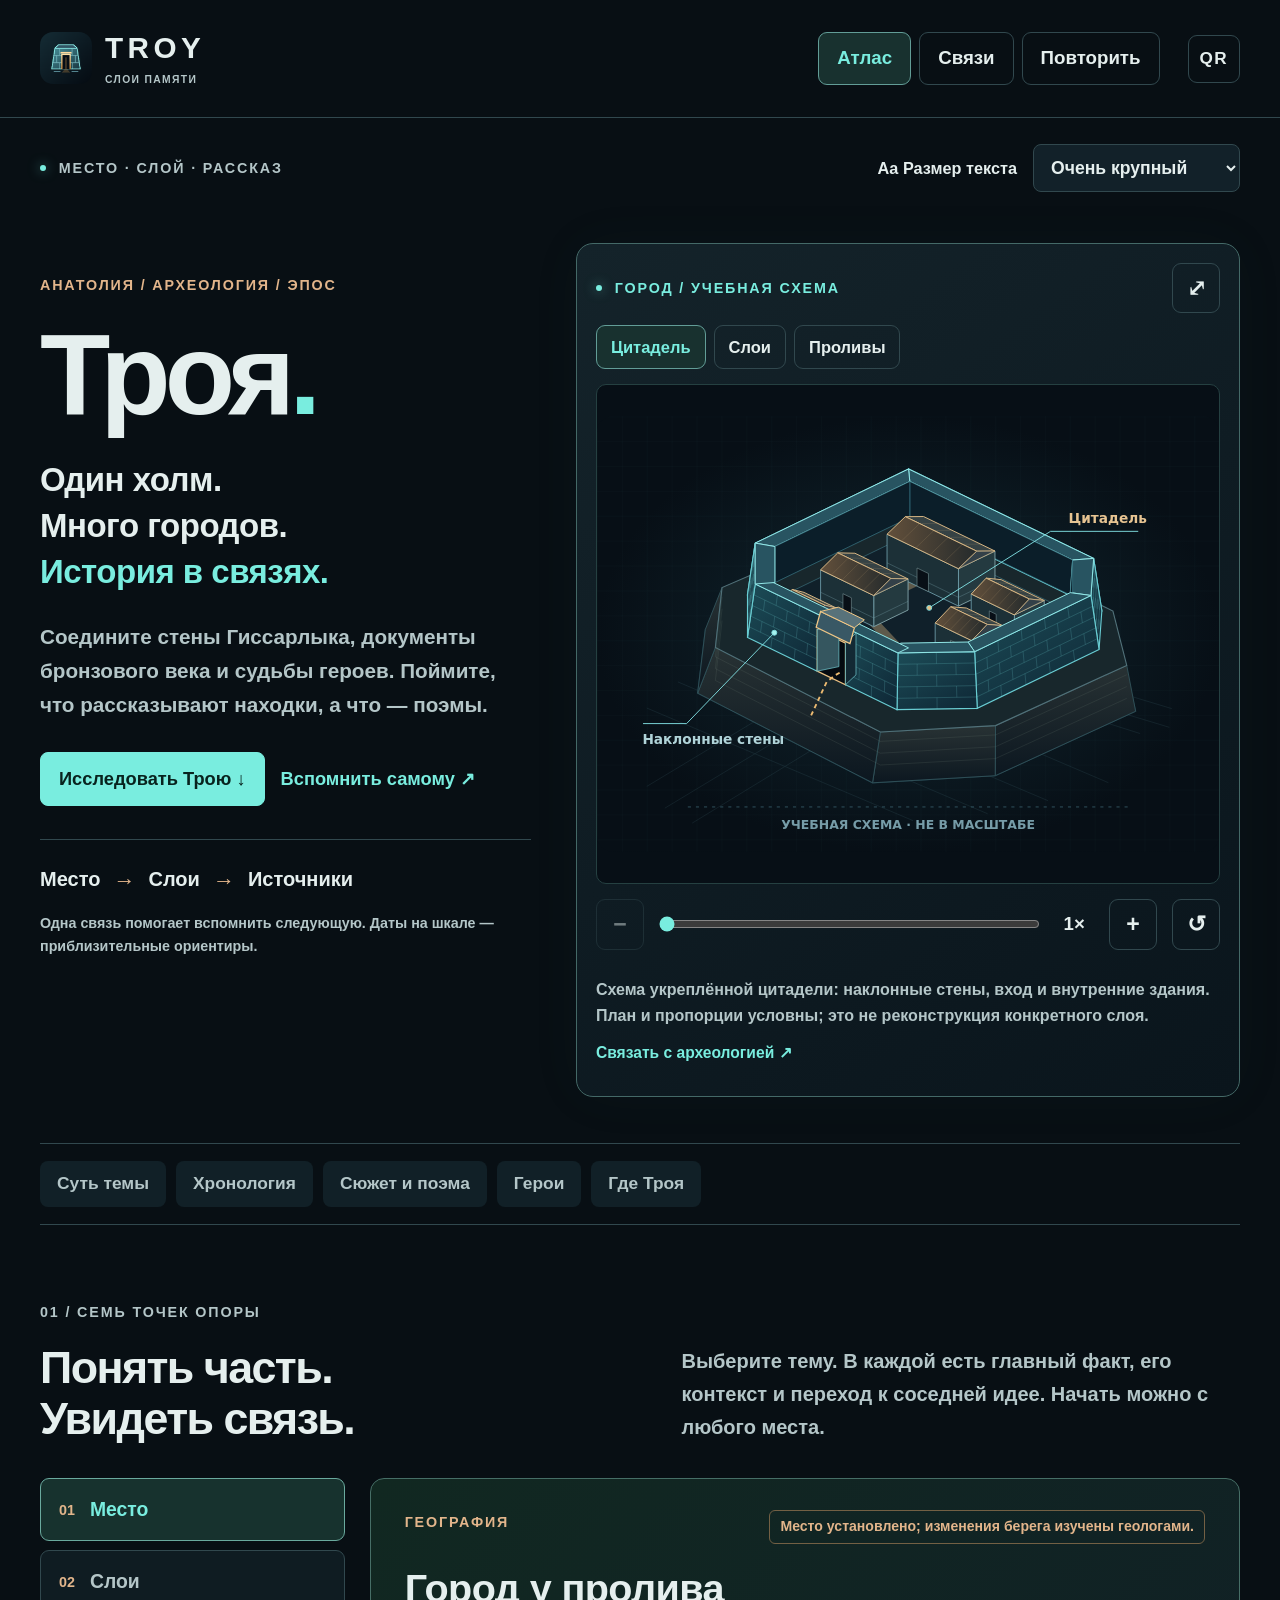
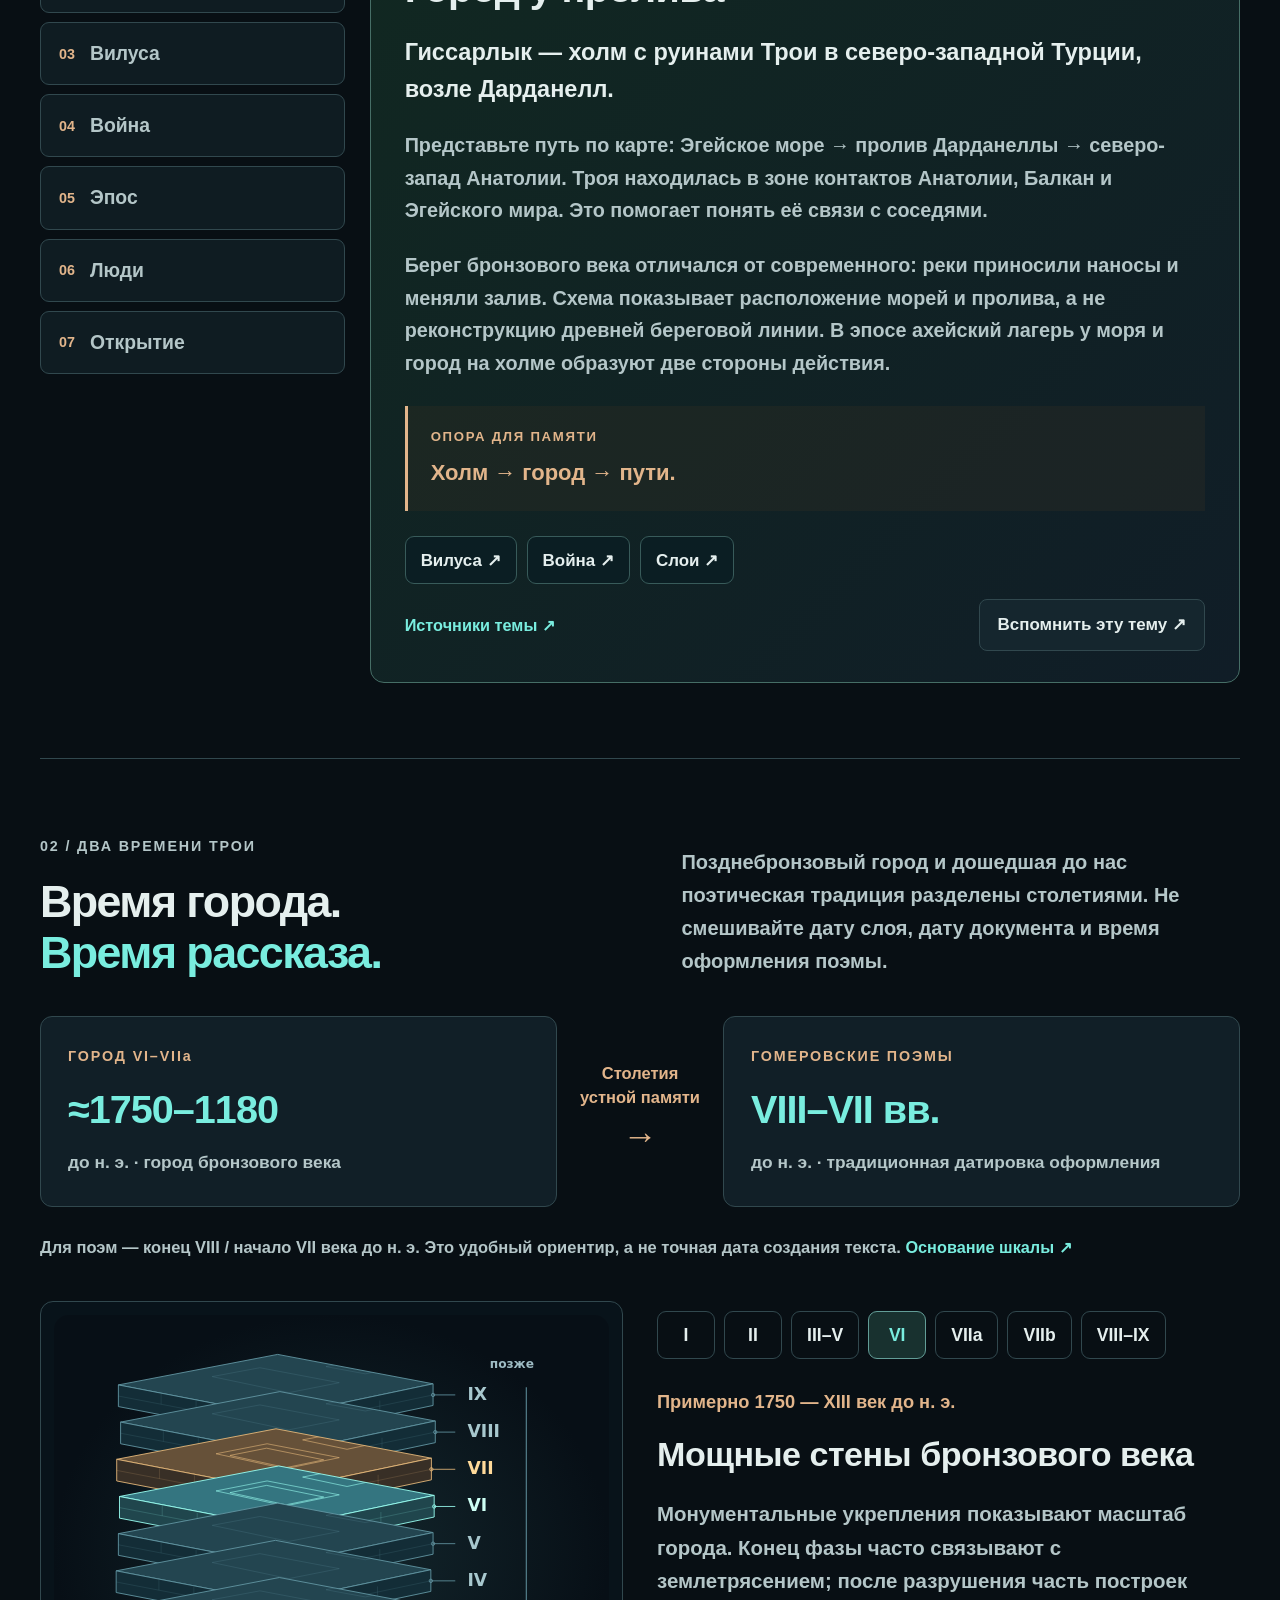
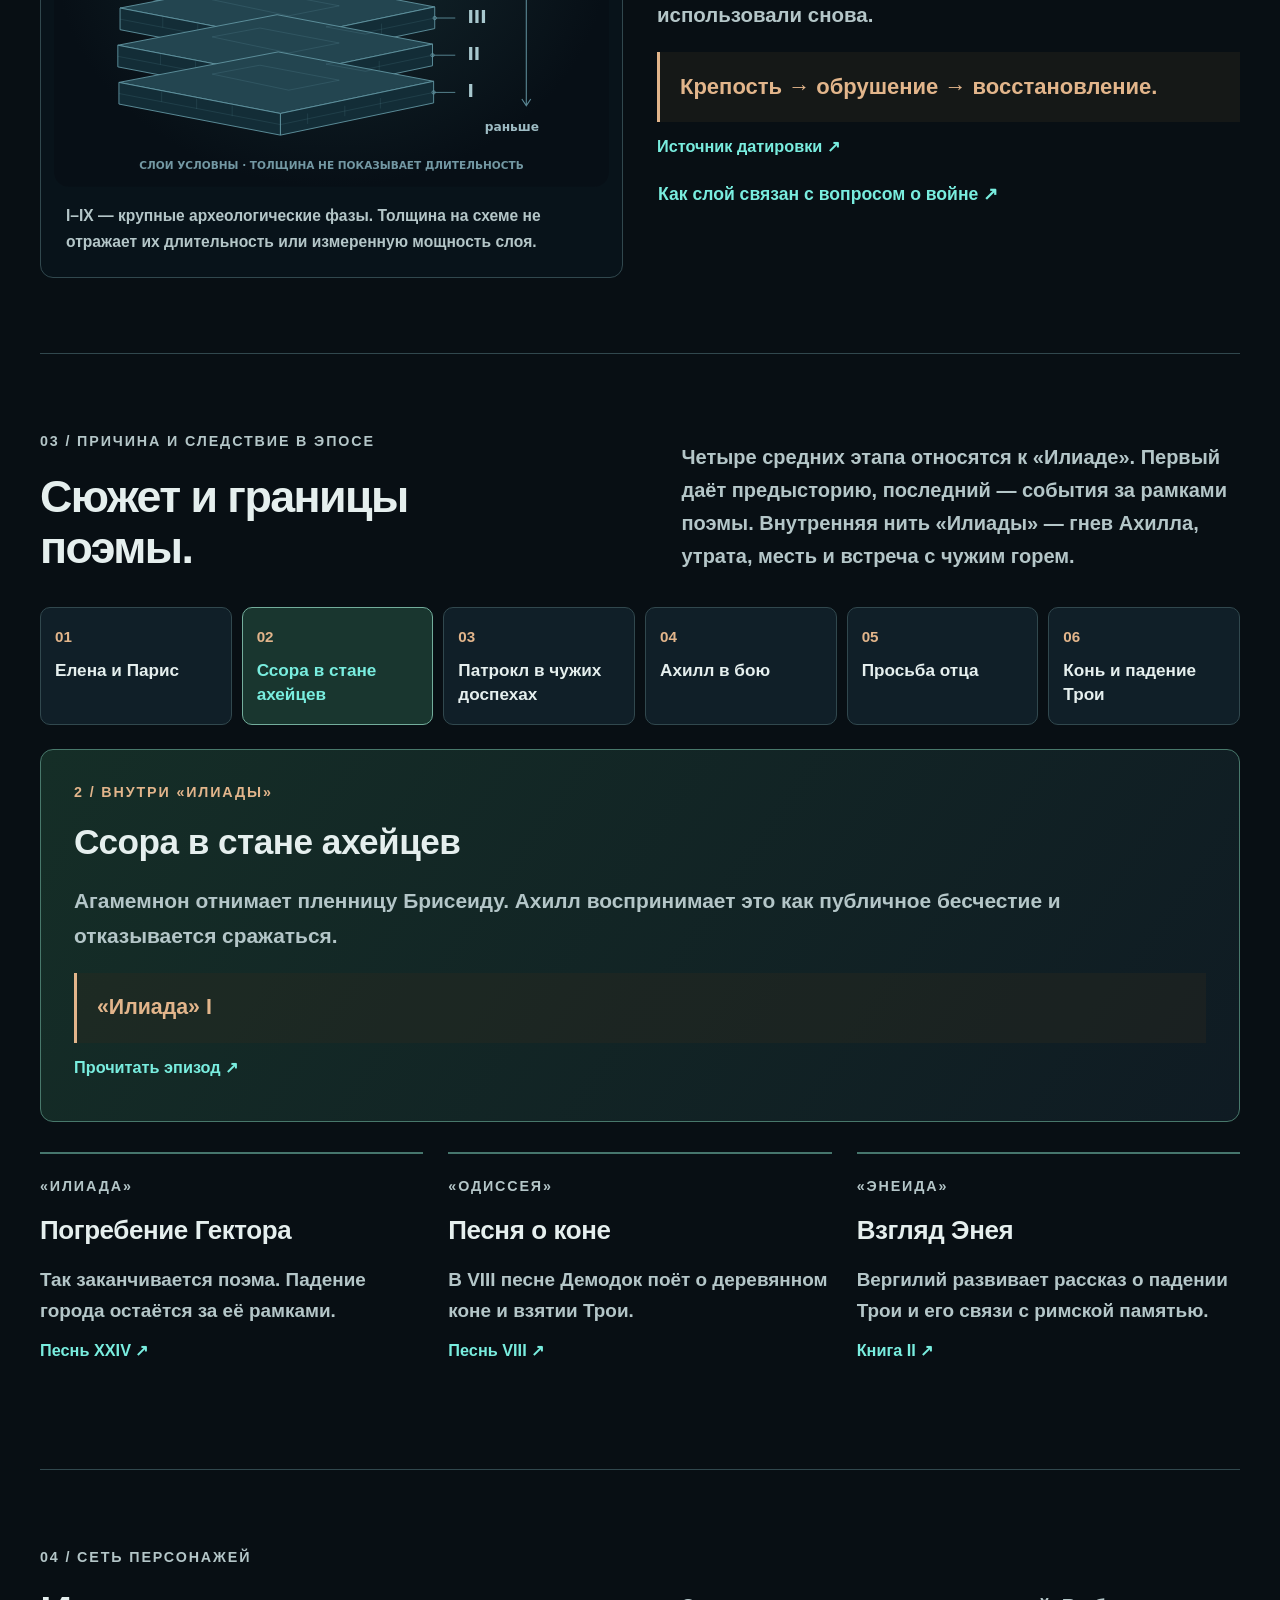
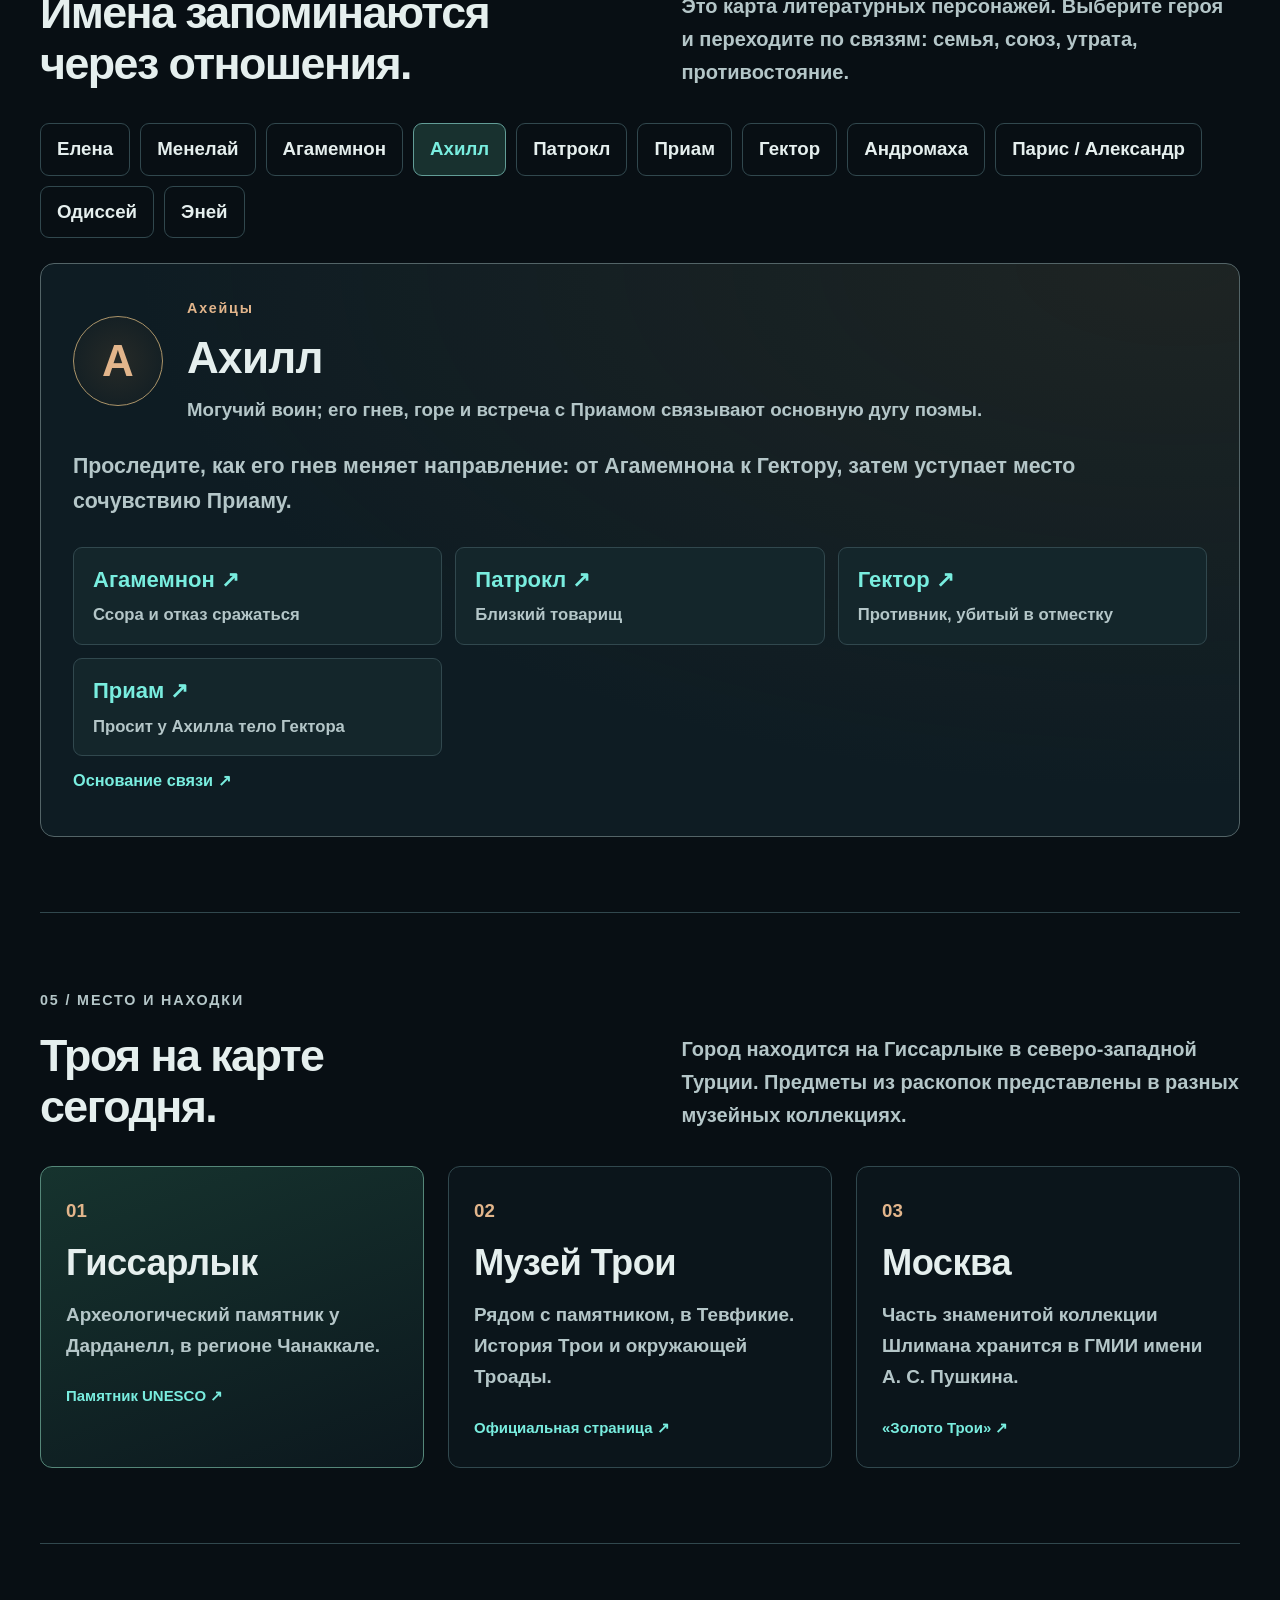
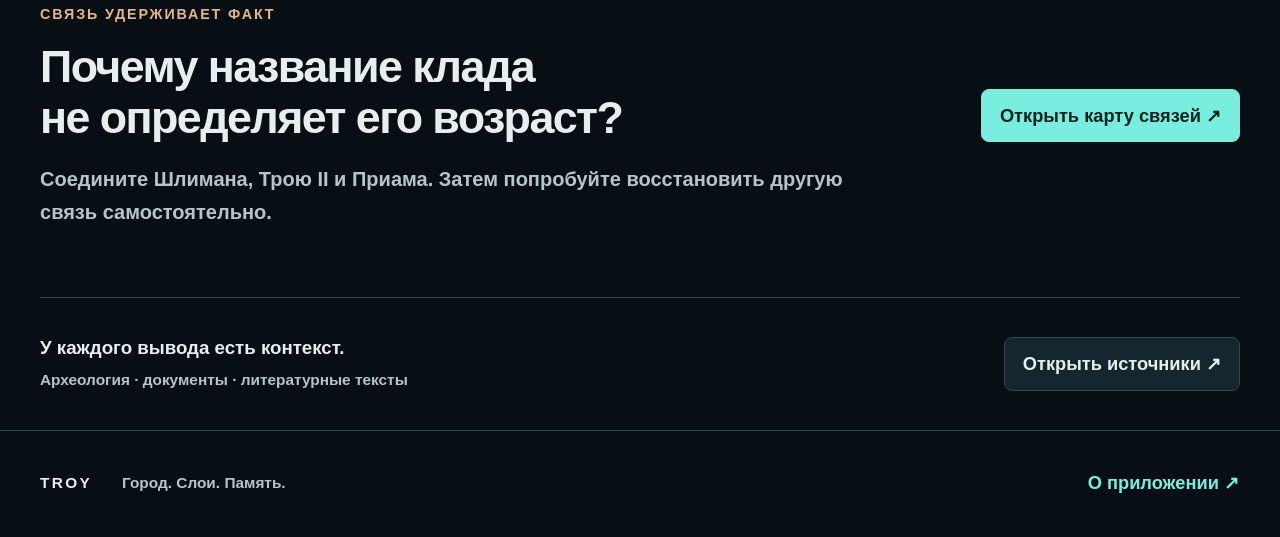
<file: docs/index.html>
<!doctype html>
<html lang="ru" data-text-size="large">
<head>
<meta charset="utf-8"><meta name="viewport" content="width=device-width,initial-scale=1,viewport-fit=cover">
<meta name="atlas-app" content="troy"><meta name="atlas-version" content="r-00db25b6264136046210"><meta name="atlas-built" content="2026-10-11T16:20:48+00:00">
<meta name="theme-color" content="#080f14"><meta name="description" content="Троя в связанных историях: археологические слои, хеттские документы, герои и эпос. Неоновые схемы и тренировка памяти.">
<meta name="application-name" content="TROY"><meta name="apple-mobile-web-app-title" content="TROY"><meta name="apple-mobile-web-app-capable" content="yes">
<title>TROY — Слои памяти</title>
<link rel="icon" type="image/png" sizes="32x32" href="assets/favicon-32.png"><link rel="apple-touch-icon" sizes="180x180" href="assets/apple-touch-icon.png"><link rel="manifest" href="site.webmanifest">
<script>try{const s=localStorage.getItem('troy-text-size');if(['normal','large','xlarge'].includes(s))document.documentElement.dataset.textSize=s;}catch{}</script>
<style>:root{color-scheme:dark;--bg:#080f14;--panel:#101b21;--panel-deep:#0b151b;--cyan:#79eddf;--copper:#e2b58b;--text:#e5efee;--muted:#b4c6c8;--line:#31484e;--border:var(--line);font-size:20px;scroll-behavior:smooth;scroll-padding-top:28px}html[data-text-size=large]{font-size:22px}html[data-text-size=xlarge]{font-size:24px}*{box-sizing:border-box}body{margin:0;background:var(--bg);color:var(--text);font-family:-apple-system,BlinkMacSystemFont,"Segoe UI",sans-serif;font-size:1rem;line-height:1.65;font-weight:600;-webkit-text-size-adjust:100%;overflow-wrap:break-word}button,select,input{font:inherit}button,a,select,input{-webkit-tap-highlight-color:transparent}button{cursor:pointer}button,a{touch-action:manipulation}a{color:var(--cyan);text-decoration-thickness:1px;text-underline-offset:5px}button{color:var(--text);background:transparent;border:1px solid var(--line);font-weight:700;border-radius:9px;line-height:1.4;min-height:48px;padding:11px 17px}button:hover,a.primary-button:hover{border-color:var(--cyan);filter:brightness(1.08)}button:disabled{opacity:.45;cursor:default}button:focus-visible,a:focus-visible,select:focus-visible,input:focus-visible,[tabindex]:focus-visible,summary:focus-visible{outline:3px solid var(--copper);outline-offset:5px}button.active{color:var(--cyan);border-color:#629d97;background:#18312f}button[hidden],[hidden]{display:none!important}h1,h2,h3,p{margin:0}h1,h2,h3{line-height:1.14;font-weight:780;letter-spacing:-.035em}h1{font-size:clamp(2.35rem,5.3vw,4.25rem)}h2{font-size:clamp(1.65rem,3.5vw,2.8rem)}h3{font-size:1.25rem;line-height:1.3;letter-spacing:-.015em}h1 span,em{color:var(--cyan);font-style:normal}p+p{margin-top:1rem}.sr-only{position:absolute;width:1px;height:1px;padding:0;overflow:hidden;clip:rect(0,0,0,0);white-space:nowrap}.skip-link{position:fixed;top:10px;left:10px;transform:translateY(-150%);background:var(--bg);padding:10px;z-index:1000}.skip-link:focus{transform:none}.site-header,main,footer{max-width:1540px;margin:auto;padding-left:max(40px,env(safe-area-inset-left));padding-right:max(40px,env(safe-area-inset-right))}.site-header{min-height:118px;display:flex;align-items:center;gap:28px;border-bottom:1px solid var(--line)}.brand{display:flex;align-items:center;gap:13px;color:var(--text);text-decoration:none;font-size:1.35rem;font-weight:850;letter-spacing:.15em;line-height:1.2;flex-shrink:0}.brand img{border-radius:13px}.brand small{display:block;font-size:.47rem;color:var(--muted);letter-spacing:.13em;margin-top:8px}.main-nav{margin-left:auto;display:flex;gap:8px}.main-nav button{font-size:.85rem;padding:12px 18px}.icon-button{min-width:48px;min-height:48px;padding:8px 11px;flex:none;font-size:1.05rem}.qr-trigger{font-size:.78rem;letter-spacing:.08em}.utility-bar{display:flex;align-items:center;justify-content:space-between;gap:24px;padding:26px 0}.eyebrow{display:block;font-size:.65rem;font-weight:750;letter-spacing:.13em;line-height:1.7;color:var(--muted)}.eyebrow i{display:inline-block;width:6px;height:6px;border-radius:50%;background:var(--cyan);box-shadow:0 0 12px #79eddf8c;margin-right:7px;vertical-align:2px}.copper{color:var(--copper)}.reading-controls{display:flex;align-items:center;gap:16px;font-size:.74rem;font-weight:700}.reading-controls>span{white-space:nowrap}select{max-width:100%;min-height:48px;padding:10px 35px 10px 13px;border:1px solid var(--line);border-radius:8px;background:#122129;color:var(--text);font-weight:700;font-size:.8rem}.hero{display:grid;grid-template-columns:1.02fr 1fr;gap:58px;align-items:start;padding:25px 0 64px}.hero-copy{padding:38px 0 0}.hero-copy h1{margin:22px 0 28px}.hero-lead{font-size:1.33rem;line-height:1.4;font-weight:650;letter-spacing:-.015em}.hero-copy>p:not(.hero-lead):not(.hero-footnote){margin-top:25px;color:var(--muted)}.hero-actions{display:flex;gap:20px;align-items:center;flex-wrap:wrap;margin-top:30px}.primary-button,.secondary-button,.text-link,.source-link{display:inline-flex;align-items:center;justify-content:center;text-decoration:none;font-size:.83rem;font-weight:750;line-height:1.5;min-height:48px;padding:12px 18px;border:1px solid var(--line);border-radius:8px}.primary-button{background:var(--cyan);color:#08231e;border-color:var(--cyan)}.secondary-button{background:#15262e;color:var(--text)}.text-link{padding:8px 0;border-color:transparent;color:var(--cyan);justify-content:flex-start}.source-link{border:0;padding:9px 0;color:var(--cyan);font-size:.74rem;text-align:left;justify-content:flex-start;line-height:1.6}.memory-equation{display:flex;gap:17px;align-items:center;margin-top:44px;padding-top:25px;border-top:1px solid var(--line)}.memory-equation span{font-size:.68rem;color:var(--muted);white-space:nowrap}.memory-equation strong{font-size:1.6rem;color:var(--text);margin-right:5px;font-weight:800}.memory-equation b{color:var(--copper)}.hero-footnote{font-size:.65rem!important;color:var(--muted);line-height:1.6;margin-top:13px!important;max-width:550px}.viewer{position:relative;min-width:0;background:linear-gradient(145deg,#12212a,#0a171e);border:1px solid #446967;border-radius:17px;padding:19px;box-shadow:0 0 55px #397c6b0c}.viewer-head{display:flex;align-items:center;justify-content:space-between;gap:10px}.viewer-head .eyebrow{color:var(--cyan)}.viewer-modes{display:flex;gap:8px;margin:12px 0 15px}.viewer-modes button,.detail-presets button{font-size:.72rem;padding:9px 14px;min-height:44px}.stone-viewport{position:relative;overflow:hidden;height:590px;width:100%;background:#080e13;border:1px solid #254041;border-radius:10px;background-image:radial-gradient(ellipse at center,#14323538,transparent 75%);isolation:isolate}.stone-viewport.zoomed{cursor:grab;touch-action:none}.stone-viewport.dragging{cursor:grabbing}.stone-art{position:absolute;inset:10px;display:flex;align-items:center;justify-content:center;transform-origin:center;will-change:transform;pointer-events:none}.stone-art>svg{display:block;width:100%;height:100%;overflow:visible}.stone-art.original>svg g{clip-path:none}.stone-art.original>svg image{filter:none}.zoom-toolbar{display:flex;gap:15px;align-items:center;padding:15px 0 11px}.zoom-range{display:flex;flex:1;min-width:0}.zoom-range input{width:100%;min-width:0;accent-color:var(--cyan);height:44px;margin:0}.zoom-toolbar output{font-size:.85rem;min-width:3.1ch;text-align:center;font-variant-numeric:tabular-nums}.detail-presets{display:flex;gap:7px;flex-wrap:wrap}.viewer-note{font-size:.66rem;line-height:1.65;color:var(--muted);margin-top:15px}.viewer>.source-link{font-size:.66rem}.section-nav{display:flex;gap:10px;flex-wrap:wrap;border-top:1px solid var(--line);border-bottom:1px solid var(--line);padding:17px 0}.section-nav a{font-size:.79rem;text-decoration:none;min-height:46px;padding:8px 17px;color:var(--muted);border-radius:8px;background:#112027;display:flex;align-items:center}.section-nav a:hover{color:var(--cyan)}.content-section{padding:75px 0;border-bottom:1px solid var(--line)}.section-heading{display:grid;grid-template-columns:1.05fr 1fr;gap:55px;margin-bottom:34px;align-items:end}.section-heading h2{margin-top:18px}.section-heading>p{color:var(--muted);font-size:.91rem}.metric-grid{display:grid;grid-template-columns:repeat(4,1fr);border:1px solid var(--line);border-radius:13px;overflow:hidden;margin:35px 0 28px}.metric{padding:25px 23px;min-width:0;border-right:1px solid var(--line)}.metric:last-child{border:0}.metric strong{display:block;font-size:1.85rem;font-weight:800;color:var(--cyan);letter-spacing:-.04em;line-height:1.4;font-variant-numeric:tabular-nums}.metric strong small{font-size:.9rem;font-weight:650;letter-spacing:0}.metric span{display:block;color:var(--muted);font-size:.8rem;margin-top:7px}.metric button{font-size:.65rem}.identity-grid{display:grid;grid-template-columns:1fr 1fr;gap:23px}.identity-grid article{padding:28px;background:var(--panel);border-radius:13px;border:1px solid #233c43}.identity-grid h3{margin:13px 0 17px}.identity-grid p{color:var(--muted);font-size:.88rem}.reading-layout{display:grid;grid-template-columns:1.18fr 1fr;gap:30px;margin:30px 0}.year-diagram{padding:22px;border:1px solid var(--line);border-radius:13px;background:var(--panel-deep);align-self:start;min-width:0}.year-diagram>svg{display:block;width:100%;height:auto}.year-zone{fill:#07121b;fill-opacity:.6;stroke:#375555}.year-zone.selected{fill:#28574f;fill-opacity:.55;stroke:#79eddf;stroke-width:3}.caption,.section-note{font-size:.75rem;color:var(--muted);line-height:1.65}.caption{margin-top:16px}.reading-explainer{padding:18px 10px;min-width:0}.reading-tabs{display:flex;gap:9px;margin-bottom:22px;flex-wrap:wrap}.reading-tabs button{font-size:.82rem;min-width:75px}.reading-explainer h3{margin-bottom:18px}.reading-explainer>p{color:var(--muted);font-size:.91rem}.reading-anchor{padding:17px 20px;border-left:3px solid var(--copper);background:#2f281e59;color:var(--copper)!important;margin-top:20px}.entry-grid{display:grid;grid-template-columns:repeat(3,1fr);gap:23px;margin:26px 0}.entry{border-top:2px solid #416d69;padding:25px 3px 0}.entry-value{font-size:1.9rem;font-weight:780;color:var(--cyan);letter-spacing:-.04em;margin:13px 0 17px}.entry h3{font-size:1.08rem;margin:0 0 13px}.entry>p:not(.entry-value){font-size:.84rem;color:var(--muted)}.entry .source-link{font-size:.7rem}.section-note{max-width:1150px}.craft-answer{position:relative;padding:34px 39px;margin-bottom:30px;border:1px solid #446760;border-radius:13px;background:radial-gradient(ellipse at 100% 0,#28544b4a,transparent 70%),var(--panel-deep)}.craft-answer h3{font-size:2rem;max-width:720px;margin:15px 0 22px}.craft-answer>p{max-width:1000px;color:var(--muted);font-size:.93rem}.process-panel{padding:31px;border:1px solid var(--line);border-radius:13px}.process-steps{list-style:none;padding:0;margin:25px 0 0;display:grid;grid-template-columns:repeat(4,1fr);gap:25px}.process-steps li{border-top:1px solid #416864;padding-top:16px;min-width:0}.process-steps li>span{font-size:.85rem;color:var(--copper)}.process-steps h3{font-size:1rem;margin:11px 0}.process-steps p{font-size:.8rem;color:var(--muted)}.questions{margin-top:31px}.questions details{border-bottom:1px solid var(--line);padding:18px 0}.questions summary{cursor:pointer;font-size:1.01rem;font-weight:750;line-height:1.5;min-height:48px;display:flex;align-items:center;gap:20px;justify-content:space-between;list-style:none}.questions summary::-webkit-details-marker{display:none}.questions summary:after{content:'+';font-size:1.45rem;color:var(--cyan);flex:none}.questions details[open] summary:after{content:'−'}.questions details>p{font-size:.88rem;color:var(--muted);max-width:1120px;margin:15px 0 0}.film-intro{display:flex;align-items:center;gap:30px;margin-bottom:26px}.film-intro>a{flex:none}.film-intro p{font-size:.8rem;color:var(--muted)}.film-grid{display:grid;grid-template-columns:repeat(2,1fr);gap:23px}.film-card{padding:28px;background:#101e25;border:1px solid var(--line);border-radius:13px}.film-time{color:var(--copper);font-weight:800;font-size:1.4rem;line-height:1.3;text-decoration:none;display:inline-flex;align-items:center;min-height:48px;margin-bottom:13px}.film-card h3{margin-bottom:20px}.evidence-line{border-top:1px solid var(--line);padding-top:16px;margin-top:16px}.evidence-line strong{display:block;color:var(--cyan);font-size:.68rem;font-weight:750;text-transform:uppercase;letter-spacing:.06em;margin-bottom:7px}.evidence-line p{color:var(--muted);font-size:.85rem}.evidence-line:last-child strong{color:var(--copper)}.takeaway{padding:28px 32px;border-left:3px solid var(--copper);background:#32291d52;margin-top:26px}.takeaway p{font-size:.9rem;margin-top:12px}.places{display:grid;grid-template-columns:repeat(3,1fr);gap:24px}.place{padding:25px 25px 15px;border:1px solid var(--line);border-radius:12px;background:var(--panel-deep);min-width:0}.primary-place{border-color:#558779;background:linear-gradient(160deg,#16332e,#0c181e)}.place-number{font-size:.85rem;color:var(--copper)}.place h3{font-size:1.65rem;margin:10px 0 13px}.place>p{font-size:.86rem;color:var(--muted)}.location-count{display:block;font-weight:780;color:var(--cyan);font-size:1.14rem;margin:17px 0}.place p.address{font-size:.74rem}.place .source-link{font-size:.68rem;margin-top:11px}.learn-invite{padding:58px 0;display:flex;gap:42px;align-items:center;justify-content:space-between}.learn-invite h2{margin:15px 0 20px}.learn-invite p{color:var(--muted);font-size:.91rem;max-width:840px}.learn-invite>button{flex:none;max-width:100%}.source-strip{display:flex;align-items:center;gap:30px;justify-content:space-between;padding:35px 0;border-top:1px solid var(--line)}.source-strip p{font-size:.85rem}.source-strip p span{color:var(--muted);font-size:.7rem}.source-strip button{flex:none}footer{display:flex;align-items:center;gap:30px;border-top:1px solid var(--line);padding-top:28px;padding-bottom:max(30px,env(safe-area-inset-bottom));font-size:.7rem;color:var(--muted)}.footer-brand{font-weight:800;letter-spacing:.15em;text-decoration:none;color:var(--text)}footer>button{margin-left:auto;font-size:.75rem}.learn-overview,.review-session,.review-complete{max-width:1100px;margin:auto;padding:38px 0 80px;min-height:65vh}.learn-overview h1{margin:22px 0 27px;font-size:clamp(2rem,4.8vw,3.65rem)}.learn-overview>p{color:var(--muted);max-width:950px}.learn-stats{display:grid;grid-template-columns:repeat(3,1fr);margin:36px 0;border:1px solid var(--line);border-radius:12px;padding:25px;gap:25px}.learn-stats strong{display:block;color:var(--cyan);font-size:2.2rem;font-weight:800;line-height:1.4}.learn-stats span{font-size:.76rem;color:var(--muted)}.review-setup{padding:27px;background:var(--panel);border-radius:12px;border:1px solid var(--line)}.review-setup label{display:flex;flex-direction:column;gap:10px;font-size:.85rem;max-width:540px}.review-setup p{color:var(--muted);font-size:.85rem;margin:23px 0}.review-setup>button{margin:0 20px 7px 0}.session-top{display:flex;justify-content:space-between;gap:25px;align-items:center;margin-bottom:22px}.session-top>span{font-size:.75rem;color:var(--muted);text-align:right}.flashcard{padding:36px;border:1px solid #4b7770;border-radius:15px;background:linear-gradient(140deg,#122a29,#0c1b24);min-height:340px}.flashcard h2{font-size:1.7rem;line-height:1.35;margin:25px 0 35px;max-width:900px}.flashcard h3{font-size:1.18rem;margin:27px 0 18px;color:var(--cyan)}.flashcard #card-detail{font-size:.91rem;color:var(--muted)}.answer-anchor{margin:26px 0 12px;padding:20px 23px;border-left:3px solid var(--copper);background:#372e244d}.answer-anchor .eyebrow{color:var(--copper);font-size:.6rem}.answer-anchor p{font-size:1.12rem;margin-top:7px;color:var(--copper);font-weight:740}.rating-buttons{display:grid;grid-template-columns:1fr 1fr;gap:18px;margin-top:23px}.rating-buttons button{padding:19px 25px;text-align:left;background:var(--panel)}.rating-buttons button:last-child{border-color:#65968b;background:#15332d}.rating-buttons strong{display:block;font-size:1rem}.rating-buttons span{display:block;font-size:.74rem;font-weight:570;color:var(--muted);margin-top:8px}.review-complete h2{margin:20px 0}.review-complete p{color:var(--muted);margin-bottom:25px}dialog{max-width:min(850px,calc(100vw - 32px));width:850px;max-height:calc(100dvh - 36px);padding:31px;border:1px solid #476d66;border-radius:15px;background:#0c1b22;color:var(--text);box-shadow:0 40px 120px #000b;overflow:auto}dialog::backdrop{background:#03090ddb;backdrop-filter:blur(7px)}.dialog-top{display:flex;align-items:center;justify-content:space-between;gap:20px;margin-bottom:15px}dialog h2{font-size:1.8rem;margin-bottom:23px}dialog>p{font-size:.85rem;color:var(--muted);margin:18px 0}dialog .caption{font-size:.74rem}.source-item{padding:25px 0;border-top:1px solid var(--line)}.source-item h3{font-size:.99rem;line-height:1.45;letter-spacing:0}.source-item p{font-size:.8rem;color:var(--muted);margin:12px 0}.source-item .source-type{font-size:.65rem;color:var(--copper);margin-top:0}.source-item a{font-size:.78rem;min-height:44px;display:inline-flex;align-items:center;margin-right:24px}.qr-art{background:white;padding:20px;margin:25px auto;max-width:340px;width:100%;border-radius:14px}.qr-art svg{display:block;width:100%;height:auto}.qr-url{font-size:.82rem;display:block;overflow-wrap:anywhere;margin:18px 0}#viewer-dialog{padding:0;width:min(1100px,calc(100vw - 24px));max-width:calc(100vw - 24px);max-height:calc(100dvh - 24px)}#viewer-dialog .viewer{border:0;border-radius:0}#viewer-dialog .stone-viewport{height:clamp(240px,calc(100dvh - 360px),1000px)}#viewer-dialog .viewer-note{font-size:.65rem}.toast{position:fixed;bottom:max(25px,env(safe-area-inset-bottom));left:50%;transform:translateX(-50%) translateY(120px);opacity:0;max-width:calc(100vw - 32px);width:max-content;pointer-events:none;border:1px solid #7aa197;border-radius:10px;background:#16372e;padding:16px 24px;color:var(--text);font-size:.83rem;z-index:500;transition:transform .2s,opacity .2s}.toast.show{transform:translateX(-50%) translateY(0);opacity:1}
@media(min-width:1600px){.stone-viewport{height:680px}}@media(max-width:1190px){.hero{gap:32px}.hero-copy{padding-top:18px}.hero h1{font-size:2.8rem}.hero-lead{font-size:1.16rem}.hero-actions{gap:13px}.hero-actions>a{font-size:.75rem}.memory-equation{gap:11px;flex-wrap:wrap}.section-heading{gap:30px}.metric{padding:22px 17px}.metric strong{font-size:1.5rem}.process-steps{grid-template-columns:1fr 1fr}.places{gap:17px}.place{padding:23px 19px}.learn-invite{flex-direction:column;align-items:flex-start}.site-header,main,footer{padding-left:28px;padding-right:28px}.film-intro{align-items:flex-start}.film-intro>a{flex-shrink:1}.brand{font-size:1.1rem}}
@media(max-width:930px){.hero{grid-template-columns:1fr;gap:32px;padding-top:10px}.hero-copy{padding-top:5px}.hero h1{font-size:clamp(2.4rem,7vw,3.5rem)}.hero-lead br{display:none}.hero-lead{max-width:700px;line-height:1.6}.hero-copy>p{max-width:800px}.memory-equation{margin-top:30px}.viewer{max-width:760px;width:100%;margin:auto}.stone-viewport{height:600px}.section-heading{grid-template-columns:1fr;gap:24px}.section-heading>p{max-width:850px}.metric-grid{grid-template-columns:repeat(2,1fr)}.metric{border-bottom:1px solid var(--line)}.metric:nth-child(2){border-right:0}.metric:nth-child(3){border-bottom:0}.metric strong{font-size:1.8rem}.reading-layout{grid-template-columns:1fr}.year-diagram{max-width:760px}.entry-grid{grid-template-columns:1fr;gap:5px}.entry{padding:24px 0}.entry-value{margin:6px 0 13px}.places{grid-template-columns:1fr}.place{display:block;padding:26px}.place h3{margin:7px 0 12px}.source-strip{align-items:flex-start}.main-nav button{padding:12px 14px}.utility-bar>.eyebrow{font-size:.55rem}.reading-label{display:none}.content-section{padding:55px 0}.film-intro{flex-direction:column;gap:17px}.film-grid{gap:18px}.film-card{padding:23px}}
@media(max-width:620px){.site-header,main,footer{padding-left:max(18px,env(safe-area-inset-left));padding-right:max(18px,env(safe-area-inset-right))}.site-header{gap:12px;flex-wrap:wrap;padding-top:18px;padding-bottom:17px;min-height:0}.brand{font-size:1.13rem;gap:10px;flex:1}.brand img{width:44px;height:44px}.brand small{font-size:.43rem}.main-nav{order:3;width:100%;margin:4px 0 0;gap:10px}.main-nav button{flex:1;font-size:.82rem}.qr-trigger{min-width:46px}.utility-bar{gap:12px;padding:20px 0;flex-wrap:wrap}.utility-bar>.eyebrow{font-size:.53rem}.reading-controls{font-size:.7rem;gap:8px;margin-left:auto}.reading-controls select{font-size:.7rem;padding:8px 28px 8px 10px;min-height:45px}.hero{padding-bottom:35px;gap:28px}.hero-copy h1{margin:18px 0 22px;font-size:2.4rem}.hero-lead{font-size:1.09rem}.hero-copy>p:not(.hero-lead):not(.hero-footnote){font-size:.94rem}.hero-actions{gap:7px;margin-top:22px}.hero-actions>a{font-size:.81rem}.memory-equation{gap:10px;margin-top:24px;padding-top:17px}.memory-equation strong{font-size:1.5rem}.memory-equation span{font-size:.64rem}.memory-equation b{font-size:.7rem}.hero-footnote{font-size:.65rem!important}.viewer{padding:13px;border-radius:12px}.viewer-head>.eyebrow{font-size:.55rem}.viewer-modes{margin-top:9px}.viewer-modes button{font-size:.75rem}.stone-viewport{height:490px}.zoom-toolbar{gap:9px;padding-top:12px}.detail-presets{gap:6px}.detail-presets button{font-size:.64rem;padding:8px 10px}.viewer-note{font-size:.66rem}.section-nav{gap:7px;padding:13px 0}.section-nav a{font-size:.71rem;padding:8px 11px;min-height:44px}.content-section{padding:43px 0}.section-heading{margin-bottom:25px}.section-heading h2{font-size:1.75rem}.section-heading>p{font-size:.92rem}.eyebrow{font-size:.58rem}.metric-grid{margin:25px 0}.metric{padding:19px 15px}.metric strong{font-size:1.64rem}.metric span{font-size:.75rem}.metric strong small{font-size:.8rem}.metric button{font-size:.59rem}.identity-grid{grid-template-columns:1fr;gap:17px}.identity-grid article{padding:24px 22px}.identity-grid h3{font-size:1.12rem}.identity-grid p{font-size:.9rem}.reading-layout{gap:7px}.year-diagram{padding:12px}.year-diagram .caption{font-size:.68rem}.reading-explainer{padding:18px 0}.reading-explainer h3{font-size:1.2rem}.reading-explainer>p{font-size:.92rem}.entry h3{font-size:1.12rem}.entry>p:not(.entry-value){font-size:.91rem}.craft-answer{padding:27px 22px}.craft-answer h3{font-size:1.75rem}.process-panel{padding:24px 20px}.process-steps{gap:23px 17px}.process-steps h3{font-size:.94rem}.process-steps p{font-size:.8rem}.questions summary{font-size:.98rem;gap:14px}.questions details>p{font-size:.91rem}.film-grid{grid-template-columns:1fr}.film-card{padding:25px 22px}.film-card h3{font-size:1.2rem}.evidence-line p{font-size:.91rem}.takeaway{padding:24px}.places{gap:17px}.place{padding:24px}.place>p{font-size:.91rem}.place p.address{font-size:.78rem}.place .source-link{font-size:.75rem}.learn-invite{padding:43px 0;gap:20px}.learn-invite h2{font-size:1.7rem}.source-strip{flex-direction:column;gap:19px;padding:28px 0}.source-strip p{font-size:.84rem}.source-strip p span{font-size:.68rem}.source-strip>button{font-size:.79rem}footer{flex-wrap:wrap;gap:14px 22px;padding-top:24px}footer>span{font-size:.64rem}footer>button{margin-left:0;width:100%;font-size:.76rem}.learn-overview,.review-session,.review-complete{padding:20px 0 45px}.learn-overview h1{font-size:2rem}.learn-overview>p{font-size:.94rem}.learn-stats{padding:19px;gap:12px}.learn-stats strong{font-size:1.9rem}.learn-stats span{font-size:.64rem}.review-setup{padding:23px 19px}.review-setup>button{margin:0 0 8px;max-width:100%}.review-setup label{font-size:.8rem}.review-setup select{font-size:.79rem;padding-right:28px}.session-top{gap:13px}.session-top>button{font-size:.79rem}.session-top>span{font-size:.68rem}.flashcard{padding:26px 22px}.flashcard h2{font-size:1.4rem;margin:22px 0 27px;line-height:1.4}.flashcard h3{font-size:1.15rem}.flashcard #card-detail{font-size:.91rem}.answer-anchor{padding:18px}.answer-anchor p{font-size:1rem}.rating-buttons{gap:11px}.rating-buttons button{padding:18px 16px}.rating-buttons strong{font-size:.89rem}.rating-buttons span{font-size:.64rem}dialog{padding:22px;max-width:calc(100vw - 24px);max-height:calc(100dvh - 24px)}dialog h2{font-size:1.55rem}.source-item h3{font-size:.95rem}#viewer-dialog .stone-viewport{height:max(230px,calc(100dvh - 375px))}#viewer-dialog .viewer>.source-link{display:none}.qr-art{max-width:290px}.toast{font-size:.77rem;padding:13px 19px}}
@media(max-width:380px){.brand{font-size:1rem}.memory-equation{gap:8px}.memory-equation span{font-size:.59rem}.memory-equation strong{font-size:1.38rem}.process-steps{grid-template-columns:1fr}.hero-copy h1{font-size:2.08rem}.metric{padding:15px 12px}.metric strong{font-size:1.48rem}.stone-viewport{height:445px}.reading-controls{margin-left:0}.learn-stats{padding:17px 13px;gap:9px}}
@media(prefers-reduced-motion:reduce){:root{scroll-behavior:auto}.toast{transition:none}}

.metric:last-child strong{font-size:1.25rem;line-height:2.07}
.hero-lead,.metric{overflow-wrap:normal;word-break:normal;hyphens:none}

.section-heading>*{min-width:0}@media(max-width:380px){.section-heading h2{font-size:1.5rem}}

/* The atlas keeps words intact; long source URLs alone may break. */
body{overflow-wrap:normal;word-break:normal;hyphens:none}.hero,.section-heading,.topic-explorer,.context-layout,.strata-layout{min-width:0}.hero>*{min-width:0}.hero-copy h1{font-size:clamp(4.2rem,9vw,7rem);letter-spacing:-.05em;line-height:1;margin:20px 0 24px}.hero-copy{padding-top:30px}.hero-lead{font-size:1.5rem;line-height:1.4}.hero{grid-template-columns:.85fr 1.15fr;gap:45px;padding-bottom:46px}.hero-copy>p:not(.hero-lead):not(.hero-footnote){font-size:.94rem}.hero-actions{gap:15px}.memory-route{display:flex;gap:13px;flex-wrap:wrap;margin-top:33px;padding-top:23px;border-top:1px solid var(--line)}.memory-route span{color:var(--text);font-size:.91rem;font-weight:760}.memory-route b{color:var(--copper);font-weight:500}.diagram-viewport{position:relative;overflow:hidden;height:500px;width:100%;background:#070f16;border:1px solid #254041;border-radius:10px;isolation:isolate}.diagram-viewport.zoomed{touch-action:none;cursor:grab}.diagram-viewport.dragging{cursor:grabbing}.diagram-art{position:absolute;inset:0;transform-origin:center;will-change:transform;pointer-events:none}.diagram-art>div{height:100%;width:100%;display:flex;align-items:center;justify-content:center}.diagram-art svg{display:block;width:100%;height:100%;max-width:100%}.viewer{background:linear-gradient(145deg,#14232a,#0a151c)}.viewer-modes{flex-wrap:wrap}.viewer-modes button{font-size:.75rem}.viewer .source-link{font-size:.71rem}.viewer-note{font-size:.73rem}.zoom-toolbar output{min-width:3.8ch}.main-nav button{white-space:nowrap}.return-to-study{border:1px solid #9c815b;border-radius:10px;background:#382e20;padding:18px 23px;display:flex;align-items:center;gap:25px;margin:8px 0 25px}.return-to-study p{font-size:.81rem;flex:1}.return-to-study button{flex:none;font-size:.76rem}.topic-explorer{display:grid;grid-template-columns:minmax(190px,.35fr) minmax(0,1fr);gap:25px}.topic-list{display:flex;flex-direction:column;gap:9px;align-self:start}.topic-list button{display:flex;gap:15px;align-items:center;text-align:left;padding:17px 18px;font-size:.88rem;background:#0f1c22;color:var(--muted)}.topic-list .topic-index{color:var(--copper);font-size:.65rem;font-weight:650}.topic-list button.active{color:var(--cyan);background:#17322e;border-color:#6aaa9e}.topic-panel{padding:31px 34px;border:1px solid #466e66;border-radius:14px;background:linear-gradient(135deg,#112821,#101d27);min-width:0}.panel-meta{display:flex;gap:12px;justify-content:space-between;align-items:flex-start;flex-wrap:wrap;margin-bottom:20px}.evidence-tag{display:inline-flex;max-width:100%;color:var(--copper);font-size:.64rem;border:1px solid #736044;border-radius:6px;padding:5px 10px;line-height:1.55}.topic-panel h3{font-size:1.8rem;line-height:1.22;margin-bottom:22px}.topic-summary{font-size:1.07rem;line-height:1.55;font-weight:700}.topic-body{margin:22px 0;color:var(--muted);font-size:.9rem}.topic-neighbours{display:flex;flex-wrap:wrap;gap:10px;margin:25px 0 15px}.topic-neighbours button{font-size:.77rem;text-align:left;border-color:#385b5a;background:#0b1e23;padding:11px 15px}.panel-actions{display:flex;justify-content:space-between;align-items:center;gap:20px;flex-wrap:wrap}.panel-actions .secondary-button{font-size:.77rem}.topic-panel .answer-anchor p{font-size:1rem}.time-comparison{display:grid;grid-template-columns:1fr auto 1fr;gap:23px;align-items:center;margin-top:38px}.time-comparison article{background:#111f27;padding:27px;border:1px solid var(--line);border-radius:12px;min-width:0}.time-comparison article strong{font-size:1.8rem;color:var(--cyan);line-height:1.4;letter-spacing:-.025em;display:block;margin:13px 0 6px;white-space:nowrap}.time-comparison article>span:last-child{font-size:.79rem;color:var(--muted)}.time-gap{font-size:.75rem;line-height:1.5;text-align:center;color:var(--copper)}.time-gap b{display:block;font-size:1.6rem;font-weight:400}.strata-layout{display:grid;grid-template-columns:minmax(0,1fr) minmax(0,1fr);gap:34px;margin-top:30px;align-items:start}.strata-visual{padding:13px;background:#08131a;border:1px solid var(--line);border-radius:13px}.strata-visual svg{display:block;width:100%;height:auto}.strata-visual .caption{padding:0 12px 9px;font-size:.71rem}.phase-explorer{padding:10px 0;min-width:0}.phase-options{display:flex;flex-wrap:wrap;gap:9px;margin-bottom:28px}.phase-options button{font-size:.8rem;min-width:58px;padding:10px 15px;white-space:nowrap}.phase-date{display:block;color:var(--copper);font-size:.83rem;font-weight:730;margin-bottom:15px}.phase-explorer h3{font-size:1.55rem;margin-bottom:20px}.phase-explorer>p:not(.reading-anchor){font-size:.93rem;color:var(--muted)}.phase-explorer .text-link{display:flex;font-size:.8rem}.story-steps{display:grid;grid-template-columns:repeat(6,1fr);gap:10px;margin:30px 0 24px}.story-steps button{min-width:0;position:relative;text-align:left;background:#101f28;padding:18px 14px;font-size:.78rem;border-radius:10px;display:flex;flex-direction:column;gap:11px}.story-steps button>span{color:var(--copper);font-size:.69rem;font-weight:750}.story-steps button>b{font-weight:700}.story-steps button.active{background:#19362f;border-color:#73ad9c}.story-detail{padding:30px 33px;border:1px solid #48786b;border-radius:13px;background:linear-gradient(125deg,#152e27,#0f1b23)}.story-detail h3{font-size:1.6rem;margin:14px 0 20px}.story-detail>p:not(.reading-anchor){font-size:.95rem;color:var(--muted)}.story-detail .reading-anchor{font-size:.97rem}.text-boundaries{display:grid;grid-template-columns:repeat(3,1fr);gap:25px;margin-top:30px}.text-boundaries article{padding:20px 0;border-top:2px solid #46766d;min-width:0}.text-boundaries h3{font-size:1.18rem;margin:16px 0}.text-boundaries p{font-size:.86rem;color:var(--muted)}.people-picker{display:flex;gap:10px;flex-wrap:wrap;margin-bottom:25px}.people-picker button{font-size:.85rem;padding:12px 16px}.person-card{padding:32px;border:1px solid #536467;border-radius:14px;background:radial-gradient(ellipse at 95% 0,#61472330,transparent 65%),#0e1c23}.person-heading{display:flex;gap:24px;align-items:center;margin-bottom:23px}.person-monogram{display:flex;align-items:center;justify-content:center;flex:none;width:90px;height:90px;border:1px solid #ab9469;border-radius:50%;font-size:2rem;font-weight:750;color:var(--copper);background:radial-gradient(circle,#68503345,transparent)}.person-heading h3{font-size:2rem;margin:9px 0}.person-heading p{font-size:.85rem;color:var(--muted)}.person-card>p{font-size:.97rem;max-width:1050px;color:var(--muted)}.person-links{display:grid;grid-template-columns:repeat(3,1fr);gap:13px;margin-top:27px}.person-links button{text-align:left;display:flex;flex-direction:column;gap:8px;align-items:flex-start;background:#14262b;min-width:0;padding:17px 19px}.person-links button strong{color:var(--cyan);font-size:1rem}.person-links button span{font-size:.76rem;font-weight:600;color:var(--muted)}.context-intro{padding:25px 0 35px;max-width:1100px}.context-intro h1{font-size:3rem;margin:20px 0 25px}.context-intro>p{max-width:1000px;font-size:.96rem;color:var(--muted)}.context-layout{display:grid;grid-template-columns:1.15fr 1fr;gap:25px;align-items:start}.context-map-wrap{padding:24px;border:1px solid var(--line);border-radius:13px;background:radial-gradient(ellipse at center,#1430327d,#0c1820 80%);min-width:0}.context-map-head{display:flex;gap:20px;align-items:center;justify-content:space-between}.context-map-head button{font-size:.7rem}.context-graph{position:relative;margin-top:20px}.context-lines,#context-lines{position:absolute;inset:0;width:100%;height:100%;pointer-events:none;overflow:visible}.context-nodes{position:relative;display:grid;grid-template-columns:repeat(3,minmax(0,1fr));grid-template-rows:repeat(3,auto);column-gap:20px;row-gap:68px}.context-node{position:relative;z-index:1;border:1px solid #54736d;background:#14272e;color:#dcefeb;font-size:.78rem;padding:18px 10px;min-width:0;min-height:78px;line-height:1.45}.context-node[data-node=place]{grid-column:1;grid-row:1}.context-node[data-node=layers]{grid-column:2;grid-row:1}.context-node[data-node=wilusa]{grid-column:3;grid-row:1}.context-node[data-node=war]{grid-column:2;grid-row:2}.context-node[data-node=excavation]{grid-column:1;grid-row:3}.context-node[data-node=poem]{grid-column:2;grid-row:3}.context-node[data-node=people]{grid-column:3;grid-row:3}.context-node.related{border-color:#c9a775;color:var(--copper);background:#332d21}.context-node.active{border-color:var(--cyan);color:var(--cyan);background:#20443d}.context-node span{display:block;font-size:.58rem;color:var(--muted);margin-bottom:8px;font-weight:600}.context-map-wrap .caption{font-size:.7rem}.bridge-list{display:grid;grid-template-columns:1fr 1fr;gap:10px}.bridge-list button{padding:14px 17px;text-align:left;font-size:.8rem;min-width:0;display:flex;flex-direction:column;gap:9px;background:#111e25}.bridge-list button>span{font-size:.64rem;color:var(--copper);font-weight:600}.bridge-list button.active{background:#17362e;border-color:#83b4a2;color:var(--text)}.bridge-panel{padding:32px;border:1px solid #6b806b;border-radius:14px;background:linear-gradient(140deg,#152d26,#111c25);margin:28px 0 58px}.bridge-endpoints{display:flex;gap:15px;align-items:center;flex-wrap:wrap;margin-bottom:23px}.bridge-endpoints button{font-size:.78rem;min-height:44px;padding:8px 13px;background:#0b2021;color:var(--cyan)}.bridge-endpoints span{color:var(--copper)}.bridge-panel h2{font-size:1.85rem;line-height:1.25}.bridge-panel>p{font-size:.95rem;margin-top:23px;color:var(--muted);max-width:1130px}.bridge-recall{margin:27px 0 22px;border-top:1px solid #42635b;border-bottom:1px solid #42635b}.bridge-recall summary{cursor:pointer;display:flex;align-items:center;gap:20px;justify-content:space-between;min-height:64px;font-size:.93rem;color:var(--copper);font-weight:700;list-style:none}.bridge-recall summary::-webkit-details-marker{display:none}.bridge-recall summary b{font-weight:400;font-size:1.4rem}.bridge-recall[open] summary b{transform:rotate(45deg)}.bridge-recall>div{padding:4px 0 25px}.bridge-recall h3{font-size:1.1rem;line-height:1.5;margin-bottom:20px}.bridge-recall p{font-size:.94rem;color:var(--cyan);line-height:1.65}.study-filters{display:grid;grid-template-columns:1fr 1fr;gap:25px}.study-filters label{min-width:0}.study-filters select{width:100%}.learn-overview h1{font-size:3rem}.card-kickers{display:flex;align-items:center;justify-content:space-between;gap:18px;flex-wrap:wrap}.card-context{display:flex;gap:10px;flex-wrap:wrap;margin:13px 0 15px}.card-context button{font-size:.8rem;min-height:46px;background:#193330;padding:11px 15px;color:var(--cyan)}.save-notice{border-left:3px solid var(--copper);padding:18px;background:#45351b4f;margin-top:20px;color:var(--copper);font-size:.86rem}.review-session .flashcard h2{font-size:1.65rem}.review-session .session-top button{font-size:.78rem}.source-item a,.qr-url{overflow-wrap:anywhere}#viewer-dialog .diagram-viewport{height:clamp(270px,calc(100dvh - 300px),950px)}#viewer-dialog .viewer-note{font-size:.7rem}#viewer-dialog #viewer-context{display:none}.source-strip{margin-top:10px}
@media(min-width:1600px){.diagram-viewport{height:570px}}
@media(max-width:1190px){.hero{grid-template-columns:.9fr 1.1fr;gap:25px}.hero-lead{font-size:1.25rem}.hero-copy{padding-top:15px}.hero-copy h1{font-size:5.5rem}.diagram-viewport{height:460px}.viewer-modes button{font-size:.67rem;padding:9px 11px}.time-comparison{grid-template-columns:1fr 1fr;gap:18px}.time-gap{grid-column:1/-1;grid-row:2;display:flex;gap:12px;align-items:center;justify-content:center}.time-gap br{display:none}.time-comparison article{padding:24px}.time-comparison article strong{font-size:1.6rem}.topic-explorer{grid-template-columns:minmax(180px,.38fr) minmax(0,1fr)}.topic-list button{padding:15px 13px;font-size:.81rem;gap:10px}.topic-panel{padding:27px}.story-steps{grid-template-columns:repeat(3,1fr)}.context-layout{grid-template-columns:1fr}.context-map-wrap{max-width:880px;width:100%;margin:auto}.bridge-list{grid-template-columns:repeat(3,1fr)}.context-node{font-size:.84rem}.person-links{grid-template-columns:1fr 1fr}}
@media(max-width:930px){.hero{grid-template-columns:1fr;gap:30px}.hero-copy h1{font-size:5.3rem}.hero-copy{padding-top:5px}.hero-lead{max-width:none;font-size:1.35rem}.hero-lead br{display:inline}.hero-lead br:after{content:' '}.hero-copy>p:not(.hero-lead):not(.hero-footnote){max-width:800px}.viewer{max-width:900px}.diagram-viewport{height:530px}.topic-explorer{grid-template-columns:1fr}.topic-list{display:grid;grid-template-columns:repeat(4,minmax(0,1fr));gap:9px}.topic-list button{padding:12px;min-height:72px;flex-direction:column;gap:7px;align-items:flex-start;font-size:.83rem}.topic-panel h3{font-size:1.6rem}.strata-layout{gap:23px;grid-template-columns:1fr 1fr}.phase-options{gap:7px}.phase-options button{font-size:.75rem;min-width:49px;padding:9px 11px}.phase-explorer h3{font-size:1.35rem}.phase-explorer>p:not(.reading-anchor){font-size:.88rem}.text-boundaries{gap:23px}.text-boundaries h3{font-size:1rem}.text-boundaries p{font-size:.8rem}.person-heading h3{font-size:1.7rem}.context-intro h1,.learn-overview h1{font-size:2.6rem}.bridge-list{grid-template-columns:1fr 1fr}.time-comparison article strong{font-size:1.45rem}.return-to-study{flex-wrap:wrap;gap:12px}.return-to-study button{flex-shrink:1}.study-filters{gap:17px}}
@media(max-width:620px){.hero-copy h1{font-size:4.6rem;margin-top:12px}.hero-lead{font-size:1.28rem;line-height:1.6}.hero-copy>p:not(.hero-lead):not(.hero-footnote){font-size:.94rem}.hero-actions .primary-button,.hero-actions .text-link{font-size:.82rem}.memory-route{margin-top:25px;gap:11px}.memory-route span{font-size:.82rem}.diagram-viewport{height:365px}.viewer-modes{gap:7px}.viewer-modes button{font-size:.72rem;padding:9px 12px}.viewer-note{font-size:.72rem}.viewer .source-link{font-size:.73rem}.zoom-toolbar{gap:8px}.zoom-toolbar .icon-button{min-width:43px;width:43px;padding:8px}.zoom-toolbar output{font-size:.77rem;min-width:3.7ch}.main-nav{display:grid;grid-template-columns:1fr 1fr 1.3fr;gap:7px}.main-nav button{padding:11px 8px;min-width:0;font-size:.77rem}.topic-list{grid-template-columns:repeat(2,minmax(0,1fr));gap:8px}.topic-list button{flex-direction:row;align-items:center;gap:9px;min-height:57px;font-size:.76rem;padding:11px 12px}.topic-list .topic-index{font-size:.56rem}.topic-panel{padding:25px 21px}.topic-panel h3{font-size:1.4rem;line-height:1.3;margin-bottom:17px}.topic-summary{font-size:1rem}.topic-body{font-size:.91rem;margin-top:18px}.panel-meta{gap:13px;margin-bottom:19px}.panel-meta .eyebrow{font-size:.54rem}.evidence-tag{font-size:.61rem}.topic-neighbours{gap:8px;margin-top:20px}.topic-neighbours button{font-size:.74rem;padding:10px 12px}.panel-actions{gap:12px;align-items:flex-start;flex-direction:column}.panel-actions .secondary-button{font-size:.79rem}.time-comparison{grid-template-columns:1fr;gap:14px}.time-comparison article{padding:25px}.time-comparison article strong{font-size:1.7rem}.time-comparison article>span:last-child{font-size:.78rem}.time-gap{grid-column:auto;grid-row:2;justify-content:flex-start;padding-left:25px}.time-gap b{transform:rotate(90deg);margin-left:14px}.strata-layout{grid-template-columns:1fr;gap:18px}.strata-visual{max-width:460px;width:100%;margin:auto}.strata-visual .caption{font-size:.72rem}.phase-options button{font-size:.8rem;padding:10px 15px;min-width:56px}.phase-explorer h3{font-size:1.4rem}.phase-explorer>p:not(.reading-anchor){font-size:.94rem}.phase-date{font-size:.82rem}.story-steps{grid-template-columns:1fr 1fr;gap:9px}.story-steps button{padding:16px 15px;font-size:.82rem;gap:8px}.story-detail{padding:27px 23px}.story-detail h3{font-size:1.4rem}.story-detail>p:not(.reading-anchor){font-size:.93rem}.text-boundaries{grid-template-columns:1fr;gap:8px}.text-boundaries article{padding:25px 0 12px}.text-boundaries h3{font-size:1.2rem;margin:14px 0}.text-boundaries p{font-size:.91rem}.people-picker{gap:8px}.people-picker button{font-size:.78rem;padding:11px 13px}.person-card{padding:25px 22px}.person-heading{gap:15px;align-items:flex-start;flex-wrap:wrap}.person-monogram{width:67px;height:67px;font-size:1.55rem}.person-heading h3{font-size:1.7rem}.person-heading>div{flex:1;min-width:160px}.person-heading p{font-size:.81rem}.person-card>p{font-size:.93rem}.person-links{grid-template-columns:1fr;gap:12px}.person-links button{padding:18px}.person-links button strong{font-size:1rem}.person-links button span{font-size:.83rem}.context-intro{padding:13px 0 30px}.context-intro h1,.learn-overview h1{font-size:2.1rem;line-height:1.2}.context-intro>p{font-size:.94rem}.context-map-wrap{padding:19px 15px}.context-map-head{gap:13px}.context-map-head .eyebrow{font-size:.56rem}.context-map-head button{font-size:.69rem}.context-nodes{grid-template-columns:repeat(2,minmax(0,1fr));grid-template-rows:auto;gap:26px 15px}.context-node{grid-column:auto!important;grid-row:auto!important;font-size:.77rem;padding:15px 9px;min-height:77px}.context-node[data-node=war]{grid-column:1/-1!important;width:66%;justify-self:center}.context-node span{font-size:.55rem}.context-map-wrap .caption{font-size:.7rem}.bridge-list{grid-template-columns:1fr;gap:10px}.bridge-list button{padding:16px 18px;font-size:.87rem}.bridge-list button>span{font-size:.7rem}.bridge-panel{padding:26px 22px;margin-top:23px}.bridge-panel h2{font-size:1.5rem;line-height:1.3}.bridge-panel>p{font-size:.94rem}.bridge-endpoints{gap:9px}.bridge-endpoints button{font-size:.73rem;padding:9px 12px}.bridge-recall h3{font-size:1.08rem}.bridge-recall summary{font-size:.9rem}.bridge-recall p{font-size:.94rem}.study-filters{grid-template-columns:1fr;gap:20px}.study-filters select{font-size:.77rem;min-height:49px}.review-session .flashcard h2{font-size:1.37rem;line-height:1.4}.card-kickers{gap:10px}.card-kickers .eyebrow{font-size:.59rem}.card-context{gap:9px}.card-context button{font-size:.79rem}.review-session .session-top{align-items:flex-start;gap:12px}.review-session .session-top button{font-size:.73rem;max-width:65%}.return-to-study{padding:18px;margin:0 0 22px}.return-to-study p{font-size:.83rem;flex-basis:100%}.return-to-study button{font-size:.76rem}#viewer-dialog .diagram-viewport{height:max(220px,calc(100dvh - 330px))}.learn-stats span{font-size:.69rem}.source-strip p span{line-height:1.8;display:inline-block;margin-top:8px}}
@media(max-width:380px){.hero-copy h1{font-size:4.1rem}.hero-lead{font-size:1.15rem}.diagram-viewport{height:315px}.viewer-modes button{font-size:.63rem;padding:8px 9px}.topic-list button{padding:10px;font-size:.71rem}.topic-panel{padding:24px 17px}.topic-panel h3{font-size:1.2rem}.topic-summary{font-size:.93rem}.topic-body{font-size:.85rem}.topic-panel .answer-anchor{padding:16px 14px}.topic-panel .answer-anchor p{font-size:.94rem}.time-comparison article{padding:22px 18px}.time-comparison article strong{font-size:1.49rem}.phase-options{gap:7px}.phase-options button{padding:9px 12px;font-size:.77rem;min-width:48px}.story-detail{padding:24px 18px}.story-detail h3{font-size:1.25rem}.person-card{padding:23px 18px}.context-intro h1,.learn-overview h1{font-size:1.8rem}.bridge-panel{padding:24px 18px}.bridge-panel h2{font-size:1.28rem}.bridge-panel .primary-button{font-size:.78rem}.context-node{font-size:.69rem}.context-nodes{gap:25px 12px}.context-map-wrap{padding:18px 13px}.bridge-endpoints button{font-size:.67rem}.review-session .flashcard{padding:24px 19px}.review-session .flashcard h2{font-size:1.26rem}.card-context button{font-size:.73rem}.main-nav button{font-size:.71rem}.study-filters select{font-size:.7rem}.learn-stats span{font-size:.59rem}}
/* Space for the rotating glyph; narrow timelines retain complete words. */
.bridge-recall summary b{display:flex;align-items:center;justify-content:center;width:42px;height:42px;flex:none;margin-right:3px}.bridge-recall summary{gap:12px}.time-gap>span{min-width:0}.time-gap b{flex:none}.time-gap{min-width:0}
@media(max-width:380px){.time-gap{padding-left:15px;gap:8px}.time-gap b{margin-left:0}.bridge-recall summary{font-size:.84rem}.bridge-recall summary b{width:34px;height:34px}}
.bridge-recall[open] summary b{transform:none;font-size:0}.bridge-recall[open] summary b::before{content:'−';font-size:1.4rem}
@media(max-width:380px){.person-heading>div{flex-basis:100%;min-width:0}.person-heading h3{font-size:1.6rem}}

.app-updates{margin:28px 0 4px;padding:24px 0 0;border-top:1px solid var(--border,var(--line,#385248));min-width:0}.app-updates h3{font-size:1.2rem;font-weight:750;line-height:1.5;margin:0 0 16px}.update-toggle{display:flex;align-items:center;gap:13px;min-height:48px;font-size:1rem;font-weight:700;cursor:pointer}.update-toggle input{width:25px;height:25px;flex:none;accent-color:var(--cyan,#67f2cd);margin:0}.app-updates .update-status{font-size:1rem;line-height:1.7;font-weight:650;margin:16px 0;color:var(--text,#e7eef2)}.app-updates .update-help{font-size:.85rem;line-height:1.7;color:var(--muted,#b0c6bd);margin:0 0 18px}.update-actions{display:flex;gap:12px;flex-wrap:wrap}.update-actions button{font-size:.9rem;min-height:48px;padding:12px 16px;white-space:normal}.update-version{display:block;font-size:.75rem;color:var(--muted,#b0c6bd);margin-top:16px}.update-banner{position:fixed;left:max(15px,env(safe-area-inset-left));right:max(15px,env(safe-area-inset-right));bottom:max(15px,env(safe-area-inset-bottom));margin:0 auto;max-width:860px;padding:20px 23px;z-index:110;background:#102922;border:1px solid #67aa95;box-shadow:0 10px 60px #0009;display:flex;gap:22px;align-items:center;color:#e9fff3}.update-banner p{font-size:.85rem;font-weight:650;line-height:1.6;margin:0;flex:1;min-width:0}.update-banner>div{display:flex;gap:10px;flex-wrap:wrap;flex-shrink:0}.update-banner button{font-size:.85rem;line-height:1.5;font-weight:700;padding:10px 13px;border:1px solid #77bea6;min-height:46px;color:#d2ffeb}.update-banner button:disabled{opacity:.5;cursor:default}.update-banner[hidden]{display:none!important}@media(max-width:700px){.update-banner{flex-direction:column;align-items:stretch;gap:15px;padding:17px 19px}.update-banner>div{justify-content:flex-end}.update-banner p{font-size:.875rem}.update-actions{flex-direction:column}.update-actions button{width:100%;justify-content:center}}

body:has(.update-banner:not([hidden])){padding-bottom:var(--update-banner-space,240px)}
</style>
</head>
<body>
<a class="skip-link" href="#main-content">К содержанию</a>
<header class="site-header"><a href="#top" class="brand" data-mode="atlas" aria-label="TROY — к началу"><img src="[data-uri]" alt="" width="52" height="52"><span>TROY<small>СЛОИ ПАМЯТИ</small></span></a><nav class="main-nav" aria-label="Режим приложения"><button type="button" data-mode="atlas" class="active" aria-current="page">Атлас</button><button type="button" data-mode="context">Связи</button><button type="button" data-mode="learn">Повторить</button></nav><button type="button" class="qr-trigger icon-button" aria-label="QR-код приложения">QR</button></header>
<main id="main-content">
<div class="utility-bar"><span class="eyebrow"><i></i> МЕСТО · СЛОЙ · РАССКАЗ</span><label class="reading-controls" for="text-size"><span>Aa <span class="reading-label">Размер текста</span></span><select id="text-size"><option value="normal">Крупный</option><option value="large" selected>Очень крупный</option><option value="xlarge">Максимальный</option></select></label></div>
<aside class="return-to-study" id="return-to-study" hidden><p>Карточка ждёт. Рассмотрите контекст и вернитесь к своему ответу.</p><button type="button" class="secondary-button" id="resume-review">Вернуться к карточке ↗</button></aside>
<div id="atlas-view">
<section class="hero" id="top"><div class="hero-copy"><span class="eyebrow copper">АНАТОЛИЯ / АРХЕОЛОГИЯ / ЭПОС</span><h1>Троя<span>.</span></h1><p class="hero-lead">Один холм. <br>Много городов. <br><em>История в связях.</em></p><p>Соедините стены Гиссарлыка, документы бронзового века и судьбы героев. Поймите, что рассказывают находки, а что — поэмы.</p><div class="hero-actions"><a class="primary-button" href="#explore">Исследовать Трою ↓</a><button type="button" class="text-link" data-mode="learn">Вспомнить самому ↗</button></div><div class="memory-route"><span>Место</span><b>→</b><span>Слои</span><b>→</b><span>Источники</span></div><p class="hero-footnote">Одна связь помогает вспомнить следующую. Даты на шкале — приблизительные ориентиры.</p></div>
<div class="viewer" id="troy-viewer"><div class="viewer-head"><span class="eyebrow"><i></i> ГОРОД / УЧЕБНАЯ СХЕМА</span><button type="button" id="expand-viewer" class="icon-button" aria-label="Развернуть схему" aria-expanded="false">⤢</button></div><div class="viewer-modes" role="group" aria-label="Выбрать схему"><button type="button" data-view="city" class="active" aria-pressed="true">Цитадель</button><button type="button" data-view="layers" aria-pressed="false">Слои</button><button type="button" data-view="place" aria-pressed="false">Проливы</button></div><div id="diagram-viewport" class="diagram-viewport" tabindex="0" role="region" aria-label="Схема Трои. После увеличения перемещайте перетаскиванием или стрелками клавиатуры."><div id="diagram-art" class="diagram-art"><div data-diagram="city"><svg xmlns="http://www.w3.org/2000/svg" width="1000" height="700" viewBox="0 0 1000 700" role="img" aria-labelledby="city-citadel-title city-citadel-desc">
<title id="city-citadel-title">Троя — учебная схема укреплённой цитадели</title>
<desc id="city-citadel-desc">Оригинальная неоновая архитектурная схема: наклонные каменные стены, проход с плоской перемычкой и здания внутри укрепления. План, пропорции, число домов и высоты условны. Это не обмер и не точная реконструкция какого-либо слоя Трои.</desc>
<defs>
<radialGradient id="city-c-bg"><stop stop-color="#122831"/><stop offset="1" stop-color="#070f16"/></radialGradient>
<linearGradient id="city-c-wall" x2="0.7" y2="1"><stop stop-color="#1c4c57"/><stop offset="1" stop-color="#102b39"/></linearGradient>
<linearGradient id="city-c-earth" x2="0" y2="1"><stop stop-color="#283234"/><stop offset="1" stop-color="#0c1720"/></linearGradient>
<linearGradient id="city-c-roof"><stop stop-color="#63503b"/><stop offset="1" stop-color="#252b2c"/></linearGradient>
<filter id="city-c-halo" x="-30%" y="-30%" width="160%" height="160%"><feGaussianBlur stdDeviation="4"/></filter>
<pattern id="city-c-grid" width="40" height="40" patternUnits="userSpaceOnUse"><path d="M40 0H0V40" fill="none" stroke="#529baf" stroke-opacity=".08"/></pattern>
</defs>
<rect width="1000" height="700" rx="26" fill="url(#city-c-bg)"/>
<rect width="1000" height="700" rx="26" fill="url(#city-c-grid)"/>
<g fill="none" stroke="#7cc0cd" stroke-width="1" opacity=".15"><path d="M80 595L500 342L924 470M109 630L523 380L920 500M153 654L554 409L873 510"/><path d="M80 469L508 650M130 427L628 639M189 391L725 618M259 349L822 589"/></g>

<polygon points="489.2,205.8 843.0,381.3 865.8,474.2 640.1,577.8 442.9,589.2 161.8,445.1 174.2,342.5" fill="#060c13" stroke="#183744" stroke-width="2"/>
<polygon points="851.5,400.5 640.6,497.2 640.1,577.8 865.8,474.2" fill="url(#city-c-earth)" stroke="#31525a" stroke-width="1.5"/>
<polygon points="640.6,497.2 455.5,507.6 442.9,589.2 640.1,577.8" fill="url(#city-c-earth)" stroke="#31525a" stroke-width="1.5"/>
<polygon points="455.5,507.6 190.3,371.7 161.8,445.1 442.9,589.2" fill="url(#city-c-earth)" stroke="#31525a" stroke-width="1.5"/>
<polygon points="190.3,371.7 201.0,275.4 174.2,342.5 161.8,445.1" fill="url(#city-c-earth)" stroke="#31525a" stroke-width="1.5"/>
<polygon points="495.6,147.7 829.3,313.2 851.5,400.5 640.6,497.2 455.5,507.6 190.3,371.7 201.0,275.4" fill="#18272c" stroke="#517179" stroke-width="1.8"/>
<polyline points="851.5,415.5 640.6,512.2 455.5,522.6 190.3,386.7 201.0,290.4" fill="none" stroke="#718075" stroke-opacity=".19" stroke-width="1.5"/>
<polyline points="851.5,434.5 640.6,531.2 455.5,541.6 190.3,405.7 201.0,309.4" fill="none" stroke="#718075" stroke-opacity=".19" stroke-width="1.5"/>
<polyline points="851.5,453.5 640.6,550.2 455.5,560.6 190.3,424.7 201.0,328.4" fill="none" stroke="#718075" stroke-opacity=".19" stroke-width="1.5"/>
<polygon points="502.8,189.7 764.5,316.1 760.8,368.5 596.3,447.9 487.9,449.7 286.0,352.2 286.0,294.4" fill="#10202a" stroke="#3f7885" stroke-width="1"/>
<polygon points="500.0,162.0 811.5,312.5 798.3,228.5 500.8,84.8" fill="url(#city-c-wall)" stroke="#69cdd3" stroke-width="1.8"/><polyline points="500.2,146.6 808.9,295.7" fill="none" stroke="#68c7ca" stroke-opacity=".32" stroke-width="1.1"/><polyline points="500.3,131.1 806.2,278.9" fill="none" stroke="#68c7ca" stroke-opacity=".32" stroke-width="1.1"/><polyline points="500.5,115.7 803.6,262.1" fill="none" stroke="#68c7ca" stroke-opacity=".32" stroke-width="1.1"/><polyline points="500.6,100.2 800.9,245.3" fill="none" stroke="#68c7ca" stroke-opacity=".32" stroke-width="1.1"/><polyline points="538.9,180.8 538.7,165.2" fill="none" stroke="#75d5d9" stroke-opacity=".28" stroke-width="1.1"/><polyline points="577.9,199.6 577.3,183.8" fill="none" stroke="#75d5d9" stroke-opacity=".28" stroke-width="1.1"/><polyline points="616.8,218.4 615.9,202.5" fill="none" stroke="#75d5d9" stroke-opacity=".28" stroke-width="1.1"/><polyline points="655.8,237.2 654.5,221.1" fill="none" stroke="#75d5d9" stroke-opacity=".28" stroke-width="1.1"/><polyline points="694.7,256.1 693.1,239.8" fill="none" stroke="#75d5d9" stroke-opacity=".28" stroke-width="1.1"/><polyline points="733.6,274.9 731.7,258.4" fill="none" stroke="#75d5d9" stroke-opacity=".28" stroke-width="1.1"/><polyline points="772.6,293.7 770.3,277.1" fill="none" stroke="#75d5d9" stroke-opacity=".28" stroke-width="1.1"/><polyline points="519.5,155.9 519.4,140.3" fill="none" stroke="#75d5d9" stroke-opacity=".28" stroke-width="1.1"/><polyline points="558.0,174.5 557.7,158.8" fill="none" stroke="#75d5d9" stroke-opacity=".28" stroke-width="1.1"/><polyline points="596.6,193.2 595.9,177.3" fill="none" stroke="#75d5d9" stroke-opacity=".28" stroke-width="1.1"/><polyline points="635.2,211.8 634.1,195.8" fill="none" stroke="#75d5d9" stroke-opacity=".28" stroke-width="1.1"/><polyline points="673.8,230.5 672.4,214.2" fill="none" stroke="#75d5d9" stroke-opacity=".28" stroke-width="1.1"/><polyline points="712.4,249.1 710.6,232.7" fill="none" stroke="#75d5d9" stroke-opacity=".28" stroke-width="1.1"/><polyline points="751.0,267.7 748.9,251.2" fill="none" stroke="#75d5d9" stroke-opacity=".28" stroke-width="1.1"/><polyline points="789.6,286.4 787.1,269.7" fill="none" stroke="#75d5d9" stroke-opacity=".28" stroke-width="1.1"/><polyline points="538.6,149.6 538.4,134.0" fill="none" stroke="#75d5d9" stroke-opacity=".28" stroke-width="1.1"/><polyline points="576.8,168.1 576.3,152.3" fill="none" stroke="#75d5d9" stroke-opacity=".28" stroke-width="1.1"/><polyline points="615.0,186.5 614.1,170.6" fill="none" stroke="#75d5d9" stroke-opacity=".28" stroke-width="1.1"/><polyline points="653.3,205.0 652.0,188.9" fill="none" stroke="#75d5d9" stroke-opacity=".28" stroke-width="1.1"/><polyline points="691.5,223.5 689.9,207.2" fill="none" stroke="#75d5d9" stroke-opacity=".28" stroke-width="1.1"/><polyline points="729.7,242.0 727.8,225.5" fill="none" stroke="#75d5d9" stroke-opacity=".28" stroke-width="1.1"/><polyline points="768.0,260.4 765.7,243.8" fill="none" stroke="#75d5d9" stroke-opacity=".28" stroke-width="1.1"/><polyline points="519.4,124.8 519.4,109.3" fill="none" stroke="#75d5d9" stroke-opacity=".28" stroke-width="1.1"/><polyline points="557.3,143.1 556.9,127.4" fill="none" stroke="#75d5d9" stroke-opacity=".28" stroke-width="1.1"/><polyline points="595.2,161.4 594.5,145.6" fill="none" stroke="#75d5d9" stroke-opacity=".28" stroke-width="1.1"/><polyline points="633.1,179.7 632.0,163.7" fill="none" stroke="#75d5d9" stroke-opacity=".28" stroke-width="1.1"/><polyline points="671.0,198.0 669.6,181.8" fill="none" stroke="#75d5d9" stroke-opacity=".28" stroke-width="1.1"/><polyline points="708.9,216.3 707.1,200.0" fill="none" stroke="#75d5d9" stroke-opacity=".28" stroke-width="1.1"/><polyline points="746.7,234.6 744.6,218.1" fill="none" stroke="#75d5d9" stroke-opacity=".28" stroke-width="1.1"/><polyline points="784.6,253.0 782.2,236.2" fill="none" stroke="#75d5d9" stroke-opacity=".28" stroke-width="1.1"/><polyline points="538.2,118.4 538.0,102.7" fill="none" stroke="#75d5d9" stroke-opacity=".28" stroke-width="1.1"/><polyline points="575.7,136.5 575.2,120.7" fill="none" stroke="#75d5d9" stroke-opacity=".28" stroke-width="1.1"/><polyline points="613.2,154.6 612.4,138.7" fill="none" stroke="#75d5d9" stroke-opacity=".28" stroke-width="1.1"/><polyline points="650.8,172.8 649.5,156.6" fill="none" stroke="#75d5d9" stroke-opacity=".28" stroke-width="1.1"/><polyline points="688.3,190.9 686.7,174.6" fill="none" stroke="#75d5d9" stroke-opacity=".28" stroke-width="1.1"/><polyline points="725.9,209.0 723.9,192.6" fill="none" stroke="#75d5d9" stroke-opacity=".28" stroke-width="1.1"/><polyline points="763.4,227.2 761.1,210.5" fill="none" stroke="#75d5d9" stroke-opacity=".28" stroke-width="1.1"/><polygon points="500.8,84.8 798.3,228.5 764.5,231.1 502.8,104.7" fill="#285461" stroke="#92e7e7" stroke-width="1.6"/><polygon points="502.8,104.7 764.5,231.1 764.5,289.1 502.8,162.7" fill="#0b1e29" stroke="#3a7887" stroke-width="1.1"/>
<polygon points="811.5,312.5 807.0,374.9 794.0,288.1 798.3,228.5" fill="url(#city-c-wall)" stroke="#69cdd3" stroke-width="1.8"/><polyline points="808.9,295.7 804.4,357.5" fill="none" stroke="#68c7ca" stroke-opacity=".32" stroke-width="1.1"/><polyline points="806.2,278.9 801.8,340.1" fill="none" stroke="#68c7ca" stroke-opacity=".32" stroke-width="1.1"/><polyline points="803.6,262.1 799.2,322.8" fill="none" stroke="#68c7ca" stroke-opacity=".32" stroke-width="1.1"/><polyline points="800.9,245.3 796.6,305.4" fill="none" stroke="#68c7ca" stroke-opacity=".32" stroke-width="1.1"/><polyline points="809.3,343.7 806.7,326.6" fill="none" stroke="#75d5d9" stroke-opacity=".28" stroke-width="1.1"/><polyline points="807.8,311.1 805.1,294.2" fill="none" stroke="#75d5d9" stroke-opacity=".28" stroke-width="1.1"/><polyline points="805.5,342.0 802.9,324.8" fill="none" stroke="#75d5d9" stroke-opacity=".28" stroke-width="1.1"/><polyline points="804.0,309.5 801.4,292.4" fill="none" stroke="#75d5d9" stroke-opacity=".28" stroke-width="1.1"/><polyline points="802.5,277.3 799.9,260.3" fill="none" stroke="#75d5d9" stroke-opacity=".28" stroke-width="1.1"/><polyline points="800.3,307.6 797.7,290.4" fill="none" stroke="#75d5d9" stroke-opacity=".28" stroke-width="1.1"/><polyline points="798.8,275.4 796.2,258.3" fill="none" stroke="#75d5d9" stroke-opacity=".28" stroke-width="1.1"/><polygon points="798.3,228.5 794.0,288.1 760.8,283.5 764.5,231.1" fill="#285461" stroke="#92e7e7" stroke-width="1.6"/><polygon points="764.5,231.1 760.8,283.5 760.8,341.5 764.5,289.1" fill="#0b1e29" stroke="#3a7887" stroke-width="1.1"/>
<polygon points="241.9,286.7 500.0,162.0 500.8,84.8 254.3,203.9" fill="url(#city-c-wall)" stroke="#69cdd3" stroke-width="1.8"/><polyline points="244.4,270.1 500.2,146.6" fill="none" stroke="#68c7ca" stroke-opacity=".32" stroke-width="1.1"/><polyline points="246.9,253.6 500.3,131.1" fill="none" stroke="#68c7ca" stroke-opacity=".32" stroke-width="1.1"/><polyline points="249.3,237.0 500.5,115.7" fill="none" stroke="#68c7ca" stroke-opacity=".32" stroke-width="1.1"/><polyline points="251.8,220.4 500.6,100.2" fill="none" stroke="#68c7ca" stroke-opacity=".32" stroke-width="1.1"/><polyline points="278.8,268.9 280.9,252.5" fill="none" stroke="#75d5d9" stroke-opacity=".28" stroke-width="1.1"/><polyline points="315.6,251.1 317.5,234.8" fill="none" stroke="#75d5d9" stroke-opacity=".28" stroke-width="1.1"/><polyline points="352.5,233.3 354.0,217.2" fill="none" stroke="#75d5d9" stroke-opacity=".28" stroke-width="1.1"/><polyline points="389.4,215.4 390.5,199.5" fill="none" stroke="#75d5d9" stroke-opacity=".28" stroke-width="1.1"/><polyline points="426.3,197.6 427.1,181.9" fill="none" stroke="#75d5d9" stroke-opacity=".28" stroke-width="1.1"/><polyline points="463.1,179.8 463.6,164.2" fill="none" stroke="#75d5d9" stroke-opacity=".28" stroke-width="1.1"/><polyline points="262.7,261.3 265.0,244.8" fill="none" stroke="#75d5d9" stroke-opacity=".28" stroke-width="1.1"/><polyline points="299.2,243.7 301.2,227.3" fill="none" stroke="#75d5d9" stroke-opacity=".28" stroke-width="1.1"/><polyline points="335.7,226.0 337.4,209.8" fill="none" stroke="#75d5d9" stroke-opacity=".28" stroke-width="1.1"/><polyline points="372.3,208.3 373.6,192.3" fill="none" stroke="#75d5d9" stroke-opacity=".28" stroke-width="1.1"/><polyline points="408.8,190.7 409.8,174.8" fill="none" stroke="#75d5d9" stroke-opacity=".28" stroke-width="1.1"/><polyline points="445.4,173.0 446.0,157.4" fill="none" stroke="#75d5d9" stroke-opacity=".28" stroke-width="1.1"/><polyline points="481.9,155.4 482.2,139.9" fill="none" stroke="#75d5d9" stroke-opacity=".28" stroke-width="1.1"/><polyline points="283.1,236.1 285.2,219.7" fill="none" stroke="#75d5d9" stroke-opacity=".28" stroke-width="1.1"/><polyline points="319.3,218.6 321.1,202.3" fill="none" stroke="#75d5d9" stroke-opacity=".28" stroke-width="1.1"/><polyline points="355.5,201.1 357.0,185.0" fill="none" stroke="#75d5d9" stroke-opacity=".28" stroke-width="1.1"/><polyline points="391.7,183.6 392.9,167.7" fill="none" stroke="#75d5d9" stroke-opacity=".28" stroke-width="1.1"/><polyline points="427.9,166.1 428.7,150.3" fill="none" stroke="#75d5d9" stroke-opacity=".28" stroke-width="1.1"/><polyline points="464.1,148.6 464.6,133.0" fill="none" stroke="#75d5d9" stroke-opacity=".28" stroke-width="1.1"/><polyline points="267.3,228.3 269.6,211.8" fill="none" stroke="#75d5d9" stroke-opacity=".28" stroke-width="1.1"/><polyline points="303.2,211.0 305.1,194.7" fill="none" stroke="#75d5d9" stroke-opacity=".28" stroke-width="1.1"/><polyline points="339.0,193.7 340.7,177.5" fill="none" stroke="#75d5d9" stroke-opacity=".28" stroke-width="1.1"/><polyline points="374.9,176.3 376.2,160.3" fill="none" stroke="#75d5d9" stroke-opacity=".28" stroke-width="1.1"/><polyline points="410.8,159.0 411.8,143.2" fill="none" stroke="#75d5d9" stroke-opacity=".28" stroke-width="1.1"/><polyline points="446.7,141.7 447.3,126.0" fill="none" stroke="#75d5d9" stroke-opacity=".28" stroke-width="1.1"/><polyline points="482.5,124.3 482.9,108.8" fill="none" stroke="#75d5d9" stroke-opacity=".28" stroke-width="1.1"/><polyline points="287.4,203.3 289.5,186.9" fill="none" stroke="#75d5d9" stroke-opacity=".28" stroke-width="1.1"/><polyline points="322.9,186.1 324.7,169.8" fill="none" stroke="#75d5d9" stroke-opacity=".28" stroke-width="1.1"/><polyline points="358.5,168.9 360.0,152.8" fill="none" stroke="#75d5d9" stroke-opacity=".28" stroke-width="1.1"/><polyline points="394.0,151.7 395.2,135.8" fill="none" stroke="#75d5d9" stroke-opacity=".28" stroke-width="1.1"/><polyline points="429.6,134.6 430.4,118.8" fill="none" stroke="#75d5d9" stroke-opacity=".28" stroke-width="1.1"/><polyline points="465.1,117.4 465.6,101.8" fill="none" stroke="#75d5d9" stroke-opacity=".28" stroke-width="1.1"/><polygon points="254.3,203.9 500.8,84.8 502.8,104.7 286.0,209.4" fill="#285461" stroke="#92e7e7" stroke-width="1.6"/><polygon points="286.0,209.4 502.8,104.7 502.8,162.7 286.0,267.4" fill="#0b1e29" stroke="#3a7887" stroke-width="1.1"/>
<polyline points="374.5,417.6 478.6,367.3 423.5,308.8 549.0,248.1" fill="none" stroke="#dcb982" stroke-opacity=".38" stroke-width="15" stroke-linejoin="round"/>
<polyline points="396.8,405.8 478.6,366.3 606.8,365.4" fill="none" stroke="#e6bb78" stroke-opacity=".7" stroke-width="2" stroke-dasharray="8 8"/>
<polygon points="639.7,276.7 581.0,305.1 581.0,245.1 639.7,216.7" fill="#243a40" stroke="#89abb0" stroke-width="1.4"/><polygon points="466.2,249.6 581.0,305.1 581.0,245.1 466.2,189.6" fill="#1c3037" stroke="#6e9caa" stroke-width="1.4"/><polyline points="466.2,235.6 581.0,291.1 639.7,262.7" fill="none" stroke="#7da9b0" stroke-opacity=".5" stroke-width="1"/><polygon points="524.9,161.2 639.7,216.7 610.4,216.9 495.6,161.4" fill="#364244" stroke="#d7b684" stroke-width="1.6"/><polygon points="466.2,189.6 581.0,245.1 610.4,216.9 495.6,161.4" fill="url(#city-c-roof)" stroke="#d7b684" stroke-width="1.6"/><polygon points="639.7,216.7 581.0,245.1 610.4,216.9" fill="#334048" stroke="#cfb589" stroke-width="1.2"/><polygon points="514.4,272.9 532.8,281.8 532.8,252.8 514.4,243.9" fill="#080f16" stroke="#748e92" stroke-width="1"/><polyline points="489.1,200.7 518.5,172.5 547.9,172.3" fill="none" stroke="#b4976e" stroke-opacity=".3" stroke-width="1"/><polyline points="512.1,211.8 541.5,183.6 570.8,183.4" fill="none" stroke="#b4976e" stroke-opacity=".3" stroke-width="1"/><polyline points="535.1,222.9 564.4,194.7 593.8,194.5" fill="none" stroke="#b4976e" stroke-opacity=".3" stroke-width="1"/><polyline points="558.0,234.0 587.4,205.8 616.8,205.6" fill="none" stroke="#b4976e" stroke-opacity=".3" stroke-width="1"/>
<polygon points="718.9,338.2 670.9,361.4 670.9,319.4 718.9,296.2" fill="#243a40" stroke="#89abb0" stroke-width="1.4"/><polygon points="601.5,327.8 670.9,361.4 670.9,319.4 601.5,285.8" fill="#1c3037" stroke="#6e9caa" stroke-width="1.4"/><polyline points="601.5,313.8 670.9,347.4 718.9,324.2" fill="none" stroke="#7da9b0" stroke-opacity=".5" stroke-width="1"/><polygon points="649.5,262.6 718.9,296.2 694.9,293.8 625.5,260.2" fill="#364244" stroke="#d7b684" stroke-width="1.6"/><polygon points="601.5,285.8 670.9,319.4 694.9,293.8 625.5,260.2" fill="url(#city-c-roof)" stroke="#d7b684" stroke-width="1.6"/><polygon points="718.9,296.2 670.9,319.4 694.9,293.8" fill="#334048" stroke="#cfb589" stroke-width="1.2"/><polygon points="630.6,341.9 641.7,347.3 641.7,318.3 630.6,312.9" fill="#080f16" stroke="#748e92" stroke-width="1"/><polyline points="615.3,292.5 639.4,266.9 663.4,269.3" fill="none" stroke="#b4976e" stroke-opacity=".3" stroke-width="1"/><polyline points="629.2,299.3 653.3,273.6 677.3,276.0" fill="none" stroke="#b4976e" stroke-opacity=".3" stroke-width="1"/><polyline points="643.1,306.0 667.1,280.4 691.2,282.7" fill="none" stroke="#b4976e" stroke-opacity=".3" stroke-width="1"/><polyline points="657.0,312.7 681.0,287.1 705.1,289.5" fill="none" stroke="#b4976e" stroke-opacity=".3" stroke-width="1"/>
<polygon points="652.2,381.6 602.4,405.7 602.4,360.7 652.2,336.6" fill="#243a40" stroke="#89abb0" stroke-width="1.4"/><polygon points="543.6,377.3 602.4,405.7 602.4,360.7 543.6,332.3" fill="#1c3037" stroke="#6e9caa" stroke-width="1.4"/><polyline points="543.6,363.3 602.4,391.7 652.2,367.6" fill="none" stroke="#7da9b0" stroke-opacity=".5" stroke-width="1"/><polygon points="593.5,308.2 652.2,336.6 627.3,334.6 568.5,306.2" fill="#364244" stroke="#d7b684" stroke-width="1.6"/><polygon points="543.6,332.3 602.4,360.7 627.3,334.6 568.5,306.2" fill="url(#city-c-roof)" stroke="#d7b684" stroke-width="1.6"/><polygon points="652.2,336.6 602.4,360.7 627.3,334.6" fill="#334048" stroke="#cfb589" stroke-width="1.2"/><polygon points="568.3,389.2 577.7,393.8 577.7,364.8 568.3,360.2" fill="#080f16" stroke="#748e92" stroke-width="1"/><polyline points="555.4,338.0 580.3,311.9 605.2,313.9" fill="none" stroke="#b4976e" stroke-opacity=".3" stroke-width="1"/><polyline points="567.1,343.6 592.0,317.6 616.9,319.6" fill="none" stroke="#b4976e" stroke-opacity=".3" stroke-width="1"/><polyline points="578.9,349.3 603.8,323.3 628.7,325.2" fill="none" stroke="#b4976e" stroke-opacity=".3" stroke-width="1"/><polyline points="590.6,355.0 615.5,329.0 640.4,330.9" fill="none" stroke="#b4976e" stroke-opacity=".3" stroke-width="1"/>
<polygon points="500.0,311.5 444.8,338.2 444.8,288.2 500.0,261.5" fill="#243a40" stroke="#89abb0" stroke-width="1.4"/><polygon points="359.4,296.9 444.8,338.2 444.8,288.2 359.4,246.9" fill="#1c3037" stroke="#6e9caa" stroke-width="1.4"/><polyline points="359.4,282.9 444.8,324.2 500.0,297.5" fill="none" stroke="#7da9b0" stroke-opacity=".5" stroke-width="1"/><polygon points="414.6,220.2 500.0,261.5 472.4,260.8 387.0,219.6" fill="#364244" stroke="#d7b684" stroke-width="1.6"/><polygon points="359.4,246.9 444.8,288.2 472.4,260.8 387.0,219.6" fill="url(#city-c-roof)" stroke="#d7b684" stroke-width="1.6"/><polygon points="500.0,261.5 444.8,288.2 472.4,260.8" fill="#334048" stroke="#cfb589" stroke-width="1.2"/><polygon points="395.3,314.2 408.9,320.8 408.9,291.8 395.3,285.2" fill="#080f16" stroke="#748e92" stroke-width="1"/><polyline points="376.5,255.1 404.1,227.8 431.6,228.5" fill="none" stroke="#b4976e" stroke-opacity=".3" stroke-width="1"/><polyline points="393.6,263.4 421.1,236.1 448.7,236.7" fill="none" stroke="#b4976e" stroke-opacity=".3" stroke-width="1"/><polyline points="410.6,271.6 438.2,244.3 465.8,245.0" fill="none" stroke="#b4976e" stroke-opacity=".3" stroke-width="1"/><polyline points="427.7,279.9 455.3,252.6 482.9,253.2" fill="none" stroke="#b4976e" stroke-opacity=".3" stroke-width="1"/>
<polygon points="385.2,345.5 346.9,364.0 346.9,327.0 385.2,308.5" fill="#243a40" stroke="#89abb0" stroke-width="1.4"/><polygon points="294.4,338.6 346.9,364.0 346.9,327.0 294.4,301.6" fill="#1c3037" stroke="#6e9caa" stroke-width="1.4"/><polyline points="294.4,324.6 346.9,350.0 385.2,331.5" fill="none" stroke="#7da9b0" stroke-opacity=".5" stroke-width="1"/><polygon points="332.7,283.1 385.2,308.5 366.1,303.7 313.5,278.3" fill="#364244" stroke="#d7b684" stroke-width="1.6"/><polygon points="294.4,301.6 346.9,327.0 366.1,303.7 313.5,278.3" fill="url(#city-c-roof)" stroke="#d7b684" stroke-width="1.6"/><polygon points="385.2,308.5 346.9,327.0 366.1,303.7" fill="#334048" stroke="#cfb589" stroke-width="1.2"/><polygon points="316.5,349.2 324.9,353.3 324.9,324.3 316.5,320.2" fill="#080f16" stroke="#748e92" stroke-width="1"/><polyline points="304.9,306.7 324.0,283.4 343.2,288.2" fill="none" stroke="#b4976e" stroke-opacity=".3" stroke-width="1"/><polyline points="315.4,311.7 334.5,288.5 353.7,293.2" fill="none" stroke="#b4976e" stroke-opacity=".3" stroke-width="1"/><polyline points="325.9,316.8 345.1,293.6 364.2,298.3" fill="none" stroke="#b4976e" stroke-opacity=".3" stroke-width="1"/><polyline points="336.4,321.9 355.6,298.6 374.7,303.4" fill="none" stroke="#b4976e" stroke-opacity=".3" stroke-width="1"/>
<polygon points="807.0,374.9 611.2,469.5 607.0,378.4 794.0,288.1" fill="url(#city-c-wall)" stroke="#69cdd3" stroke-width="1.8"/><polyline points="804.4,357.5 610.4,451.2" fill="none" stroke="#68c7ca" stroke-opacity=".32" stroke-width="1.1"/><polyline points="801.8,340.1 609.6,433.0" fill="none" stroke="#68c7ca" stroke-opacity=".32" stroke-width="1.1"/><polyline points="799.2,322.8 608.7,414.8" fill="none" stroke="#68c7ca" stroke-opacity=".32" stroke-width="1.1"/><polyline points="796.6,305.4 607.9,396.6" fill="none" stroke="#68c7ca" stroke-opacity=".32" stroke-width="1.1"/><polyline points="767.9,393.8 765.6,376.2" fill="none" stroke="#75d5d9" stroke-opacity=".28" stroke-width="1.1"/><polyline points="728.7,412.7 726.8,395.0" fill="none" stroke="#75d5d9" stroke-opacity=".28" stroke-width="1.1"/><polyline points="689.6,431.6 688.0,413.7" fill="none" stroke="#75d5d9" stroke-opacity=".28" stroke-width="1.1"/><polyline points="650.4,450.5 649.2,432.5" fill="none" stroke="#75d5d9" stroke-opacity=".28" stroke-width="1.1"/><polyline points="785.0,366.9 782.6,349.4" fill="none" stroke="#75d5d9" stroke-opacity=".28" stroke-width="1.1"/><polyline points="746.2,385.6 744.2,368.0" fill="none" stroke="#75d5d9" stroke-opacity=".28" stroke-width="1.1"/><polyline points="707.4,404.4 705.7,386.6" fill="none" stroke="#75d5d9" stroke-opacity=".28" stroke-width="1.1"/><polyline points="668.6,423.1 667.3,405.2" fill="none" stroke="#75d5d9" stroke-opacity=".28" stroke-width="1.1"/><polyline points="629.8,441.9 628.8,423.7" fill="none" stroke="#75d5d9" stroke-opacity=".28" stroke-width="1.1"/><polyline points="763.4,358.7 761.1,341.2" fill="none" stroke="#75d5d9" stroke-opacity=".28" stroke-width="1.1"/><polyline points="724.9,377.3 723.0,359.6" fill="none" stroke="#75d5d9" stroke-opacity=".28" stroke-width="1.1"/><polyline points="686.5,395.9 684.9,378.0" fill="none" stroke="#75d5d9" stroke-opacity=".28" stroke-width="1.1"/><polyline points="648.0,414.4 646.8,396.4" fill="none" stroke="#75d5d9" stroke-opacity=".28" stroke-width="1.1"/><polyline points="780.2,332.0 777.8,314.5" fill="none" stroke="#75d5d9" stroke-opacity=".28" stroke-width="1.1"/><polyline points="742.1,350.4 740.0,332.8" fill="none" stroke="#75d5d9" stroke-opacity=".28" stroke-width="1.1"/><polyline points="704.0,368.8 702.3,351.0" fill="none" stroke="#75d5d9" stroke-opacity=".28" stroke-width="1.1"/><polyline points="665.9,387.2 664.5,369.2" fill="none" stroke="#75d5d9" stroke-opacity=".28" stroke-width="1.1"/><polyline points="627.8,405.6 626.8,387.5" fill="none" stroke="#75d5d9" stroke-opacity=".28" stroke-width="1.1"/><polyline points="758.9,323.6 756.6,306.1" fill="none" stroke="#75d5d9" stroke-opacity=".28" stroke-width="1.1"/><polyline points="721.1,341.9 719.2,324.2" fill="none" stroke="#75d5d9" stroke-opacity=".28" stroke-width="1.1"/><polyline points="683.4,360.1 681.8,342.3" fill="none" stroke="#75d5d9" stroke-opacity=".28" stroke-width="1.1"/><polyline points="645.6,378.4 644.4,360.3" fill="none" stroke="#75d5d9" stroke-opacity=".28" stroke-width="1.1"/><polygon points="794.0,288.1 607.0,378.4 596.3,362.9 760.8,283.5" fill="#285461" stroke="#92e7e7" stroke-width="1.6"/>
<polygon points="611.2,469.5 482.2,471.6 483.8,380.4 607.0,378.4" fill="url(#city-c-wall)" stroke="#69cdd3" stroke-width="1.8"/><polyline points="610.4,451.2 482.5,453.4" fill="none" stroke="#68c7ca" stroke-opacity=".32" stroke-width="1.1"/><polyline points="609.6,433.0 482.8,435.1" fill="none" stroke="#68c7ca" stroke-opacity=".32" stroke-width="1.1"/><polyline points="608.7,414.8 483.2,416.9" fill="none" stroke="#68c7ca" stroke-opacity=".32" stroke-width="1.1"/><polyline points="607.9,396.6 483.5,398.7" fill="none" stroke="#68c7ca" stroke-opacity=".32" stroke-width="1.1"/><polyline points="546.7,470.5 546.5,452.3" fill="none" stroke="#75d5d9" stroke-opacity=".28" stroke-width="1.1"/><polyline points="578.4,451.8 577.9,433.6" fill="none" stroke="#75d5d9" stroke-opacity=".28" stroke-width="1.1"/><polyline points="514.5,452.8 514.5,434.6" fill="none" stroke="#75d5d9" stroke-opacity=".28" stroke-width="1.1"/><polyline points="546.2,434.1 545.9,415.9" fill="none" stroke="#75d5d9" stroke-opacity=".28" stroke-width="1.1"/><polyline points="577.3,415.3 576.8,397.1" fill="none" stroke="#75d5d9" stroke-opacity=".28" stroke-width="1.1"/><polyline points="514.6,416.4 514.6,398.2" fill="none" stroke="#75d5d9" stroke-opacity=".28" stroke-width="1.1"/><polyline points="545.7,397.6 545.4,379.4" fill="none" stroke="#75d5d9" stroke-opacity=".28" stroke-width="1.1"/><polygon points="607.0,378.4 483.8,380.4 487.9,364.7 596.3,362.9" fill="#285461" stroke="#92e7e7" stroke-width="1.6"/>
<polygon points="482.2,471.6 399.4,431.6 404.8,342.3 483.8,380.4" fill="url(#city-c-wall)" stroke="#69cdd3" stroke-width="1.8"/><polyline points="482.5,453.4 400.5,413.7" fill="none" stroke="#68c7ca" stroke-opacity=".32" stroke-width="1.1"/><polyline points="482.8,435.1 401.6,395.9" fill="none" stroke="#68c7ca" stroke-opacity=".32" stroke-width="1.1"/><polyline points="483.2,416.9 402.6,378.0" fill="none" stroke="#68c7ca" stroke-opacity=".32" stroke-width="1.1"/><polyline points="483.5,398.7 403.7,360.1" fill="none" stroke="#68c7ca" stroke-opacity=".32" stroke-width="1.1"/><polyline points="440.8,451.6 441.5,433.6" fill="none" stroke="#75d5d9" stroke-opacity=".28" stroke-width="1.1"/><polyline points="462.0,443.5 462.5,425.3" fill="none" stroke="#75d5d9" stroke-opacity=".28" stroke-width="1.1"/><polyline points="421.0,423.6 421.9,405.7" fill="none" stroke="#75d5d9" stroke-opacity=".28" stroke-width="1.1"/><polyline points="442.2,415.5 442.9,397.5" fill="none" stroke="#75d5d9" stroke-opacity=".28" stroke-width="1.1"/><polyline points="463.0,407.2 463.5,389.0" fill="none" stroke="#75d5d9" stroke-opacity=".28" stroke-width="1.1"/><polyline points="422.8,387.7 423.6,369.8" fill="none" stroke="#75d5d9" stroke-opacity=".28" stroke-width="1.1"/><polyline points="443.6,379.4 444.3,361.4" fill="none" stroke="#75d5d9" stroke-opacity=".28" stroke-width="1.1"/><polygon points="483.8,380.4 404.8,342.3 421.6,334.1 500.7,372.3" fill="#285461" stroke="#92e7e7" stroke-width="1.6"/>
<polygon points="354.0,409.7 241.9,355.5 254.3,269.6 361.4,321.3" fill="url(#city-c-wall)" stroke="#69cdd3" stroke-width="1.8"/><polyline points="355.5,392.0 244.4,338.3" fill="none" stroke="#68c7ca" stroke-opacity=".32" stroke-width="1.1"/><polyline points="357.0,374.3 246.9,321.1" fill="none" stroke="#68c7ca" stroke-opacity=".32" stroke-width="1.1"/><polyline points="358.5,356.7 249.3,303.9" fill="none" stroke="#68c7ca" stroke-opacity=".32" stroke-width="1.1"/><polyline points="359.9,339.0 251.8,286.8" fill="none" stroke="#68c7ca" stroke-opacity=".32" stroke-width="1.1"/><polyline points="316.7,391.6 318.5,374.1" fill="none" stroke="#75d5d9" stroke-opacity=".28" stroke-width="1.1"/><polyline points="279.3,373.6 281.4,356.2" fill="none" stroke="#75d5d9" stroke-opacity=".28" stroke-width="1.1"/><polyline points="337.0,383.1 338.6,365.5" fill="none" stroke="#75d5d9" stroke-opacity=".28" stroke-width="1.1"/><polyline points="299.9,365.2 301.9,347.7" fill="none" stroke="#75d5d9" stroke-opacity=".28" stroke-width="1.1"/><polyline points="262.9,347.3 265.2,330.0" fill="none" stroke="#75d5d9" stroke-opacity=".28" stroke-width="1.1"/><polyline points="320.3,356.6 322.1,339.1" fill="none" stroke="#75d5d9" stroke-opacity=".28" stroke-width="1.1"/><polyline points="283.6,338.9 285.7,321.5" fill="none" stroke="#75d5d9" stroke-opacity=".28" stroke-width="1.1"/><polyline points="340.3,347.9 341.9,330.3" fill="none" stroke="#75d5d9" stroke-opacity=".28" stroke-width="1.1"/><polyline points="303.9,330.3 305.9,312.9" fill="none" stroke="#75d5d9" stroke-opacity=".28" stroke-width="1.1"/><polyline points="267.5,312.7 269.8,295.5" fill="none" stroke="#75d5d9" stroke-opacity=".28" stroke-width="1.1"/><polyline points="323.9,321.6 325.7,304.1" fill="none" stroke="#75d5d9" stroke-opacity=".28" stroke-width="1.1"/><polyline points="287.9,304.2 290.0,286.8" fill="none" stroke="#75d5d9" stroke-opacity=".28" stroke-width="1.1"/><polygon points="361.4,321.3 254.3,269.6 271.2,261.4 378.3,313.2" fill="#285461" stroke="#92e7e7" stroke-width="1.6"/>
<polygon points="241.9,355.5 241.9,286.7 254.3,203.9 254.3,269.6" fill="url(#city-c-wall)" stroke="#69cdd3" stroke-width="1.8"/><polyline points="244.4,338.3 244.4,270.1" fill="none" stroke="#68c7ca" stroke-opacity=".32" stroke-width="1.1"/><polyline points="246.9,321.1 246.9,253.6" fill="none" stroke="#68c7ca" stroke-opacity=".32" stroke-width="1.1"/><polyline points="249.3,303.9 249.3,237.0" fill="none" stroke="#68c7ca" stroke-opacity=".32" stroke-width="1.1"/><polyline points="251.8,286.8 251.8,220.4" fill="none" stroke="#68c7ca" stroke-opacity=".32" stroke-width="1.1"/><polyline points="241.9,332.6 244.4,315.6" fill="none" stroke="#75d5d9" stroke-opacity=".28" stroke-width="1.1"/><polyline points="241.9,309.6 244.4,292.9" fill="none" stroke="#75d5d9" stroke-opacity=".28" stroke-width="1.1"/><polyline points="244.4,327.0 246.9,309.9" fill="none" stroke="#75d5d9" stroke-opacity=".28" stroke-width="1.1"/><polyline points="244.4,304.2 246.9,287.3" fill="none" stroke="#75d5d9" stroke-opacity=".28" stroke-width="1.1"/><polyline points="244.4,281.5 246.9,264.8" fill="none" stroke="#75d5d9" stroke-opacity=".28" stroke-width="1.1"/><polyline points="246.9,298.6 249.3,281.6" fill="none" stroke="#75d5d9" stroke-opacity=".28" stroke-width="1.1"/><polyline points="246.9,276.1 249.3,259.3" fill="none" stroke="#75d5d9" stroke-opacity=".28" stroke-width="1.1"/><polyline points="249.3,292.8 251.8,275.7" fill="none" stroke="#75d5d9" stroke-opacity=".28" stroke-width="1.1"/><polyline points="249.3,270.5 251.8,253.6" fill="none" stroke="#75d5d9" stroke-opacity=".28" stroke-width="1.1"/><polyline points="249.3,248.2 251.8,231.5" fill="none" stroke="#75d5d9" stroke-opacity=".28" stroke-width="1.1"/><polyline points="251.8,264.6 254.3,247.7" fill="none" stroke="#75d5d9" stroke-opacity=".28" stroke-width="1.1"/><polyline points="251.8,242.5 254.3,225.8" fill="none" stroke="#75d5d9" stroke-opacity=".28" stroke-width="1.1"/><polygon points="254.3,269.6 254.3,203.9 286.0,209.4 286.0,267.2" fill="#285461" stroke="#92e7e7" stroke-width="1.6"/>
<polygon points="354.0,409.7 399.4,431.6 399.4,364.6 354.0,342.7" fill="#040a10" stroke="#eac083" stroke-width="2"/>
<polygon points="354.0,409.7 388.8,402.4 388.8,335.4 354.0,342.7" fill="#35565f" stroke="#6ec2c9" stroke-width="1.2"/>
<polygon points="399.4,431.6 416.3,415.7 416.3,348.7 399.4,364.6" fill="#132934" stroke="#6ec2c9" stroke-width="1.2"/>
<polygon points="352.3,339.2 406.6,365.5 413.7,340.0 359.4,313.8" fill="#395865" stroke="#f0c786" stroke-width="2"/>
<polygon points="359.4,313.8 413.7,340.0 429.7,327.1 387.9,306.9" fill="#58727a" stroke="#f0c786" stroke-width="1.6"/>
<polyline points="344.2,480.9 369.2,426.9 383.4,416.0 394.1,409.8" fill="none" stroke="#edbb71" stroke-width="3" stroke-dasharray="7 6"/>
<g fill="none" stroke="#81dfe1" stroke-width="1.5"><path d="M285 348L144 494H74"/><circle cx="285" cy="348" r="4" fill="#a6f3ef"/><path d="M534 308L729 185H870"/><circle cx="534" cy="308" r="4" fill="#e5bf84"/></g>
<g font-family="system-ui,-apple-system,sans-serif" font-weight="650"><text x="73" y="527" font-size="22" fill="#b0d3d8">Наклонные стены</text><text x="758" y="171" font-size="22" fill="#e7c492">Цитадель</text></g>
<path d="M146 628H857" stroke="#477786" stroke-width="1" stroke-dasharray="5 8"/>
<text x="500" y="664" text-anchor="middle" fill="#769ca8" font-family="system-ui,-apple-system,sans-serif" font-size="20" font-weight="600">УЧЕБНАЯ СХЕМА · НЕ В МАСШТАБЕ</text>
</svg></div><div data-diagram="layers" hidden><svg xmlns="http://www.w3.org/2000/svg" width="1000" height="850" viewBox="0 0 1000 850" role="img" aria-labelledby="hero-strata-title hero-strata-desc">
<title id="hero-strata-title">Девять основных археологических периодов Трои</title>
<desc id="hero-strata-desc">Условный разрез: I внизу, IX вверху. VI и VII выделены как важные периоды для обсуждения поздней бронзы. Равная толщина не означает равную продолжительность; форма и уровни не являются обмером раскопа. Внутренние подразделения периодов здесь не показаны.</desc>
<defs><radialGradient id="hero-s-bg"><stop stop-color="#14282e"/><stop offset="1" stop-color="#070f16"/></radialGradient></defs>
<style>
.phase{--layer:#234550;--edge:#6396a3;--label:#a8c8ce;--fill:#132d37}
.phase-vi,.phase-vii{--layer:#665139;--edge:#e6b87a;--label:#ffda9a;--fill:#382f26}
.phase.active,.phase[data-active="true"]{--layer:#347580;--edge:#9afff2;--label:#cdfff4;--fill:#20464d}
.phase .surface{fill:var(--layer);stroke:var(--edge)}.phase .face{fill:var(--fill);stroke:var(--edge)}.phase .joint{stroke:var(--edge);opacity:.3}.phase .marker{stroke:var(--edge)}.phase .label{fill:var(--label)}
</style>
<rect width="1000" height="850" rx="26" fill="url(#hero-s-bg)"/>
<path d="M851 130V704m-8-12l8 12 8-12" fill="none" stroke="#5a8794" stroke-width="2"/>
<text x="825" y="95" text-anchor="middle" font-family="system-ui,-apple-system,sans-serif" font-size="22" font-weight="650" fill="#9ebcc4">позже</text>
<text x="825" y="750" text-anchor="middle" font-family="system-ui,-apple-system,sans-serif" font-size="22" font-weight="650" fill="#9ebcc4">раньше</text>

<g class="phase phase-ix" data-phase="IX" role="group" aria-label="Троя IX"><defs><clipPath id="hero-strata-clip-IX"><polygon points="116.0,126.0 403.0,71.0 683.0,124.0 407.0,182.0"/></clipPath></defs>
<polygon class="surface" points="116.0,126.0 403.0,71.0 683.0,124.0 407.0,182.0" stroke-width="1.6"/>
<polygon class="face" points="116.0,126.0 407.0,182.0 407.0,221.0 116.0,165.0" stroke-width="1.6"/><polygon class="face" points="407.0,182.0 683.0,124.0 683.0,163.0 407.0,221.0" stroke-width="1.6"/>
<path class="joint" d="M116 146L407 202L683 144M193 142v19m63-6v19m64-6v19m136-5v19m67-33v19m64-33v19" fill="none" stroke-width="1"/>
<path clip-path="url(#hero-strata-clip-IX)" class="joint" d="M285 111l86-16 143 27-91 18zM490 93l66-13 69 12-64 14z" fill="none" stroke-width="1.2"/>
<path class="marker" d="M683 144H723" fill="none" stroke-width="1.5"/><circle class="marker" cx="683" cy="144" r="3" fill="none" stroke-width="1.5"/><text class="label" x="745" y="153" font-family="system-ui,-apple-system,sans-serif" font-size="31" font-weight="750">IX</text></g>
<g class="phase phase-viii" data-phase="VIII" role="group" aria-label="Троя VIII"><defs><clipPath id="hero-strata-clip-VIII"><polygon points="120.0,193.0 407.0,138.0 687.0,191.0 411.0,249.0"/></clipPath></defs>
<polygon class="surface" points="120.0,193.0 407.0,138.0 687.0,191.0 411.0,249.0" stroke-width="1.6"/>
<polygon class="face" points="120.0,193.0 411.0,249.0 411.0,288.0 120.0,232.0" stroke-width="1.6"/><polygon class="face" points="411.0,249.0 687.0,191.0 687.0,230.0 411.0,288.0" stroke-width="1.6"/>
<path class="joint" d="M120 213L411 269L687 211M197 209v19m63-6v19m64-6v19m136-5v19m67-33v19m64-33v19" fill="none" stroke-width="1"/>
<path clip-path="url(#hero-strata-clip-VIII)" class="joint" d="M285 178l86-16 143 27-91 18zM490 160l66-13 69 12-64 14z" fill="none" stroke-width="1.2"/>
<path class="marker" d="M687 211H723" fill="none" stroke-width="1.5"/><circle class="marker" cx="687" cy="211" r="3" fill="none" stroke-width="1.5"/><text class="label" x="745" y="220" font-family="system-ui,-apple-system,sans-serif" font-size="31" font-weight="750">VIII</text></g>
<g class="phase phase-vii" data-phase="VII" role="group" aria-label="Троя VII"><defs><clipPath id="hero-strata-clip-VII"><polygon points="113.0,260.0 400.0,205.0 680.0,258.0 404.0,316.0"/></clipPath></defs>
<polygon class="surface" points="113.0,260.0 400.0,205.0 680.0,258.0 404.0,316.0" stroke-width="1.6"/>
<polygon class="face" points="113.0,260.0 404.0,316.0 404.0,355.0 113.0,299.0" stroke-width="1.6"/><polygon class="face" points="404.0,316.0 680.0,258.0 680.0,297.0 404.0,355.0" stroke-width="1.6"/>
<path class="joint" d="M113 280L404 336L680 278M190 276v19m63-6v19m64-6v19m136-5v19m67-33v19m64-33v19" fill="none" stroke-width="1"/>
<path clip-path="url(#hero-strata-clip-VII)" class="marker" d="M292 250l92-18 130 25-97 20zM317 253l66-13 103 21-68 14zM448 225l68-13 82 15-70 15z" fill="none" stroke-width="1.5" opacity=".7"/>
<path class="marker" d="M680 278H723" fill="none" stroke-width="1.5"/><circle class="marker" cx="680" cy="278" r="3" fill="none" stroke-width="1.5"/><text class="label" x="745" y="287" font-family="system-ui,-apple-system,sans-serif" font-size="31" font-weight="750">VII</text></g>
<g class="phase phase-vi" data-phase="VI" role="group" aria-label="Троя VI"><defs><clipPath id="hero-strata-clip-VI"><polygon points="118.0,327.0 405.0,272.0 685.0,325.0 409.0,383.0"/></clipPath></defs>
<polygon class="surface" points="118.0,327.0 405.0,272.0 685.0,325.0 409.0,383.0" stroke-width="1.6"/>
<polygon class="face" points="118.0,327.0 409.0,383.0 409.0,422.0 118.0,366.0" stroke-width="1.6"/><polygon class="face" points="409.0,383.0 685.0,325.0 685.0,364.0 409.0,422.0" stroke-width="1.6"/>
<path class="joint" d="M118 347L409 403L685 345M195 343v19m63-6v19m64-6v19m136-5v19m67-33v19m64-33v19" fill="none" stroke-width="1"/>
<path clip-path="url(#hero-strata-clip-VI)" class="marker" d="M292 317l92-18 130 25-97 20zM317 320l66-13 103 21-68 14zM448 292l68-13 82 15-70 15z" fill="none" stroke-width="1.5" opacity=".7"/>
<path class="marker" d="M685 345H723" fill="none" stroke-width="1.5"/><circle class="marker" cx="685" cy="345" r="3" fill="none" stroke-width="1.5"/><text class="label" x="745" y="354" font-family="system-ui,-apple-system,sans-serif" font-size="31" font-weight="750">VI</text></g>
<g class="phase phase-v" data-phase="V" role="group" aria-label="Троя V"><defs><clipPath id="hero-strata-clip-V"><polygon points="116.0,394.0 403.0,339.0 683.0,392.0 407.0,450.0"/></clipPath></defs>
<polygon class="surface" points="116.0,394.0 403.0,339.0 683.0,392.0 407.0,450.0" stroke-width="1.6"/>
<polygon class="face" points="116.0,394.0 407.0,450.0 407.0,489.0 116.0,433.0" stroke-width="1.6"/><polygon class="face" points="407.0,450.0 683.0,392.0 683.0,431.0 407.0,489.0" stroke-width="1.6"/>
<path class="joint" d="M116 414L407 470L683 412M193 410v19m63-6v19m64-6v19m136-5v19m67-33v19m64-33v19" fill="none" stroke-width="1"/>
<path clip-path="url(#hero-strata-clip-V)" class="joint" d="M285 379l86-16 143 27-91 18zM490 361l66-13 69 12-64 14z" fill="none" stroke-width="1.2"/>
<path class="marker" d="M683 412H723" fill="none" stroke-width="1.5"/><circle class="marker" cx="683" cy="412" r="3" fill="none" stroke-width="1.5"/><text class="label" x="745" y="421" font-family="system-ui,-apple-system,sans-serif" font-size="31" font-weight="750">V</text></g>
<g class="phase phase-iv" data-phase="IV" role="group" aria-label="Троя IV"><defs><clipPath id="hero-strata-clip-IV"><polygon points="112.0,461.0 399.0,406.0 679.0,459.0 403.0,517.0"/></clipPath></defs>
<polygon class="surface" points="112.0,461.0 399.0,406.0 679.0,459.0 403.0,517.0" stroke-width="1.6"/>
<polygon class="face" points="112.0,461.0 403.0,517.0 403.0,556.0 112.0,500.0" stroke-width="1.6"/><polygon class="face" points="403.0,517.0 679.0,459.0 679.0,498.0 403.0,556.0" stroke-width="1.6"/>
<path class="joint" d="M112 481L403 537L679 479M189 477v19m63-6v19m64-6v19m136-5v19m67-33v19m64-33v19" fill="none" stroke-width="1"/>
<path clip-path="url(#hero-strata-clip-IV)" class="joint" d="M285 446l86-16 143 27-91 18zM490 428l66-13 69 12-64 14z" fill="none" stroke-width="1.2"/>
<path class="marker" d="M679 479H723" fill="none" stroke-width="1.5"/><circle class="marker" cx="679" cy="479" r="3" fill="none" stroke-width="1.5"/><text class="label" x="745" y="488" font-family="system-ui,-apple-system,sans-serif" font-size="31" font-weight="750">IV</text></g>
<g class="phase phase-iii" data-phase="III" role="group" aria-label="Троя III"><defs><clipPath id="hero-strata-clip-III"><polygon points="119.0,528.0 406.0,473.0 686.0,526.0 410.0,584.0"/></clipPath></defs>
<polygon class="surface" points="119.0,528.0 406.0,473.0 686.0,526.0 410.0,584.0" stroke-width="1.6"/>
<polygon class="face" points="119.0,528.0 410.0,584.0 410.0,623.0 119.0,567.0" stroke-width="1.6"/><polygon class="face" points="410.0,584.0 686.0,526.0 686.0,565.0 410.0,623.0" stroke-width="1.6"/>
<path class="joint" d="M119 548L410 604L686 546M196 544v19m63-6v19m64-6v19m136-5v19m67-33v19m64-33v19" fill="none" stroke-width="1"/>
<path clip-path="url(#hero-strata-clip-III)" class="joint" d="M285 513l86-16 143 27-91 18zM490 495l66-13 69 12-64 14z" fill="none" stroke-width="1.2"/>
<path class="marker" d="M686 546H723" fill="none" stroke-width="1.5"/><circle class="marker" cx="686" cy="546" r="3" fill="none" stroke-width="1.5"/><text class="label" x="745" y="555" font-family="system-ui,-apple-system,sans-serif" font-size="31" font-weight="750">III</text></g>
<g class="phase phase-ii" data-phase="II" role="group" aria-label="Троя II"><defs><clipPath id="hero-strata-clip-II"><polygon points="115.0,595.0 402.0,540.0 682.0,593.0 406.0,651.0"/></clipPath></defs>
<polygon class="surface" points="115.0,595.0 402.0,540.0 682.0,593.0 406.0,651.0" stroke-width="1.6"/>
<polygon class="face" points="115.0,595.0 406.0,651.0 406.0,690.0 115.0,634.0" stroke-width="1.6"/><polygon class="face" points="406.0,651.0 682.0,593.0 682.0,632.0 406.0,690.0" stroke-width="1.6"/>
<path class="joint" d="M115 615L406 671L682 613M192 611v19m63-6v19m64-6v19m136-5v19m67-33v19m64-33v19" fill="none" stroke-width="1"/>
<path clip-path="url(#hero-strata-clip-II)" class="joint" d="M285 580l86-16 143 27-91 18zM490 562l66-13 69 12-64 14z" fill="none" stroke-width="1.2"/>
<path class="marker" d="M682 613H723" fill="none" stroke-width="1.5"/><circle class="marker" cx="682" cy="613" r="3" fill="none" stroke-width="1.5"/><text class="label" x="745" y="622" font-family="system-ui,-apple-system,sans-serif" font-size="31" font-weight="750">II</text></g>
<g class="phase phase-i" data-phase="I" role="group" aria-label="Троя I"><defs><clipPath id="hero-strata-clip-I"><polygon points="117.0,662.0 404.0,607.0 684.0,660.0 408.0,718.0"/></clipPath></defs>
<polygon class="surface" points="117.0,662.0 404.0,607.0 684.0,660.0 408.0,718.0" stroke-width="1.6"/>
<polygon class="face" points="117.0,662.0 408.0,718.0 408.0,757.0 117.0,701.0" stroke-width="1.6"/><polygon class="face" points="408.0,718.0 684.0,660.0 684.0,699.0 408.0,757.0" stroke-width="1.6"/>
<path class="joint" d="M117 682L408 738L684 680M194 678v19m63-6v19m64-6v19m136-5v19m67-33v19m64-33v19" fill="none" stroke-width="1"/>
<path clip-path="url(#hero-strata-clip-I)" class="joint" d="M285 647l86-16 143 27-91 18zM490 629l66-13 69 12-64 14z" fill="none" stroke-width="1.2"/>
<path class="marker" d="M684 680H723" fill="none" stroke-width="1.5"/><circle class="marker" cx="684" cy="680" r="3" fill="none" stroke-width="1.5"/><text class="label" x="745" y="689" font-family="system-ui,-apple-system,sans-serif" font-size="31" font-weight="750">I</text></g>
<text x="500" y="818" text-anchor="middle" fill="#7398a3" font-family="system-ui,-apple-system,sans-serif" font-size="19" font-weight="650">СЛОИ УСЛОВНЫ · ТОЛЩИНА НЕ ПОКАЗЫВАЕТ ДЛИТЕЛЬНОСТЬ</text></svg></div><div data-diagram="place" hidden><svg xmlns="http://www.w3.org/2000/svg" width="1000" height="700" viewBox="0 0 1000 700" role="img" aria-labelledby="geo-connections-title geo-connections-desc">
<title id="geo-connections-title">Троя и морской проход между Эгейским и Мраморным морями</title>
<desc id="geo-connections-desc">Схема взаимосвязей, не географическая карта. Дарданеллы соединяют Эгейское море с Мраморным. Троя находится на азиатской стороне близ южного входа в пролив. Береговые линии и расстояния условны; это не изображение берегов бронзового века.</desc>
<defs>
<radialGradient id="geo-g-bg"><stop stop-color="#142e37"/><stop offset="1" stop-color="#070f16"/></radialGradient>
<linearGradient id="geo-g-water" x1="0" y1="1" x2="1" y2="0"><stop stop-color="#112d39"/><stop offset=".5" stop-color="#286474"/><stop offset="1" stop-color="#102c38"/></linearGradient>
<linearGradient id="geo-g-land" x2="1" y2="1"><stop stop-color="#1a2f34"/><stop offset="1" stop-color="#0e1c25"/></linearGradient>
<pattern id="geo-g-grid" width="40" height="40" patternUnits="userSpaceOnUse"><path d="M40 0H0V40" fill="none" stroke="#5d99aa" stroke-opacity=".08"/></pattern>
<marker id="geo-g-arrow" markerWidth="7" markerHeight="7" refX="5" refY="3.5" orient="auto"><path d="M0 0L6 3.5 0 7" fill="none" stroke="#94ebe7" stroke-width="1.4"/></marker>
<filter id="geo-g-glow"><feGaussianBlur stdDeviation="5"/></filter>
</defs>
<rect width="1000" height="700" rx="26" fill="url(#geo-g-bg)"/>
<rect width="1000" height="700" rx="26" fill="url(#geo-g-grid)"/>
<path d="M66 300C260 276 363 269 405 288S442 296 476 273L705 132C761 102 834 86 934 78L934 297C818 266 778 255 734 264L566 364C512 397 475 391 464 425S465 486 407 533L229 634H66Z" fill="url(#geo-g-water)" stroke="#30677b" stroke-width="1.6"/>
<path d="M66 94H640L695 127 476 273C442 296 447 305 405 288S260 276 66 300Z" fill="url(#geo-g-land)" stroke="#65949c" stroke-width="1.8"/>
<path d="M934 625H254L407 533C465 486 453 456 464 425S512 397 566 364L734 264C778 255 818 266 934 297Z" fill="url(#geo-g-land)" stroke="#65949c" stroke-width="1.8"/>
<g fill="none" stroke="#8db49e" stroke-opacity=".17" stroke-width="1.2"><path d="M100 243C270 225 310 219 386 245S438 253 500 216L604 149M135 203C270 187 323 194 387 211S432 220 492 183L533 159M489 565C535 523 522 485 567 461S662 420 730 371 835 348 897 373M568 578C612 538 608 507 651 481S761 408 830 421M643 603C706 560 708 527 775 500S861 476 905 493"/></g>
<path d="M195 477C317 416 369 410 433 375S591 281 630 256 734 193 812 182" fill="none" stroke="#5fe5dd" stroke-width="12" opacity=".14" filter="url(#geo-g-glow)"/>
<path d="M218 464C329 414 366 412 433 375S591 281 630 256 734 193 790 187" fill="none" stroke="#94ebe7" stroke-width="2.8" stroke-dasharray="10 12" marker-end="url(#geo-g-arrow)"/>
<g fill="none" stroke="#8de4e0" stroke-width="1.8"><path d="M517 330L563 222H595"/><circle cx="517" cy="330" r="5" fill="#10252e"/></g>
<g font-family="system-ui,-apple-system,sans-serif" font-weight="650">
<text x="116" y="363" fill="#c9efed" font-size="28">Эгейское море</text>
<text x="680" y="120" fill="#c9efed" font-size="28">Мраморное море</text>
<text x="572" y="209" fill="#c9efed" font-size="26">Дарданеллы</text>
<text x="168" y="169" fill="#83a0a7" font-size="24">Европа</text>
<text x="750" y="568" fill="#83a0a7" font-size="24">Азия</text>
</g>
<circle cx="474" cy="469" r="25" fill="none" stroke="#dcb27b" opacity=".26" stroke-width="1.5"/>
<circle cx="474" cy="469" r="13" fill="#111b21" stroke="#f2ca8e" stroke-width="3"/>
<circle cx="474" cy="469" r="4.5" fill="#f2ca8e"/>
<path d="M498 469H602" fill="none" stroke="#e9bf84" stroke-width="1.8"/>
<text x="617" y="480" fill="#ffdda4" font-family="system-ui,-apple-system,sans-serif" font-size="32" font-weight="750">Троя</text>
<text x="500" y="669" text-anchor="middle" fill="#7398a3" font-family="system-ui,-apple-system,sans-serif" font-size="20" font-weight="650">СХЕМА СВЯЗЕЙ · БЕРЕГА И РАССТОЯНИЯ УСЛОВНЫ</text>
</svg>
</div></div></div><div class="zoom-toolbar"><button type="button" id="zoom-out" class="icon-button" aria-label="Уменьшить схему">−</button><label class="zoom-range" for="diagram-zoom"><span class="sr-only">Увеличение схемы</span><input type="range" min="100" max="300" step="25" value="100" id="diagram-zoom"></label><output id="zoom-label" for="diagram-zoom">1×</output><button type="button" id="zoom-in" class="icon-button" aria-label="Увеличить схему">+</button><button type="button" id="reset-viewer" class="icon-button" aria-label="Показать схему целиком">↺</button></div><p class="viewer-note" id="viewer-note">Схема укреплённой цитадели: наклонные стены, вход и внутренние здания. План и пропорции условны; это не реконструкция конкретного слоя.</p><button type="button" class="source-link" id="viewer-context">Связать с археологией ↗</button></div></section>
<nav class="section-nav" aria-label="Разделы атласа"><a href="#explore">Суть темы</a><a href="#time">Хронология</a><a href="#story">Сюжет и поэма</a><a href="#people">Герои</a><a href="#visit">Где Троя</a></nav>
<section class="content-section" id="explore"><div class="section-heading"><div><span class="eyebrow">01 / СЕМЬ ТОЧЕК ОПОРЫ</span><h2>Понять часть.<br>Увидеть связь.</h2></div><p>Выберите тему. В каждой есть главный факт, его контекст и переход к соседней идее. Начать можно с любого места.</p></div><div class="topic-explorer"><nav class="topic-list" id="topic-list" aria-label="Темы Трои"></nav><article class="topic-panel" id="topic-panel"><div class="panel-meta"><span class="eyebrow copper" id="topic-kicker"></span><span class="evidence-tag" id="topic-status"></span></div><h3 id="topic-title"></h3><p class="topic-summary" id="topic-summary"></p><div class="topic-body" id="topic-body"></div><div class="answer-anchor"><span class="eyebrow">ОПОРА ДЛЯ ПАМЯТИ</span><p id="topic-anchor"></p></div><div class="topic-neighbours" id="topic-neighbours"></div><div class="panel-actions"><button type="button" class="source-link" id="topic-source">Источники темы ↗</button><button type="button" class="secondary-button" id="train-topic">Вспомнить эту тему ↗</button></div></article></div></section>
<section class="content-section" id="time"><div class="section-heading"><div><span class="eyebrow">02 / ДВА ВРЕМЕНИ ТРОИ</span><h2>Время города.<br><em>Время рассказа.</em></h2></div><p>Позднебронзовый город и дошедшая до нас поэтическая традиция разделены столетиями. Не смешивайте дату слоя, дату документа и время оформления поэмы.</p></div><div class="time-comparison"><article><span class="eyebrow copper">ГОРОД VI–VIIa</span><strong>≈1750–1180</strong><span>до н. э. · город бронзового века</span></article><div class="time-gap"><span>Столетия<br> устной памяти</span><b>→</b></div><article><span class="eyebrow copper">ГОМЕРОВСКИЕ ПОЭМЫ</span><strong>VIII–VII вв.</strong><span>до н. э. · традиционная датировка оформления</span></article></div><p class="caption">Для поэм — конец VIII / начало VII века до н. э. Это удобный ориентир, а не точная дата создания текста. <button type="button" class="source-link" data-source="bmGuide,homer-date">Основание шкалы ↗</button></p><div class="strata-layout"><div class="strata-visual"><svg xmlns="http://www.w3.org/2000/svg" width="1000" height="850" viewBox="0 0 1000 850" role="img" aria-labelledby="detail-strata-title detail-strata-desc">
<title id="detail-strata-title">Девять основных археологических периодов Трои</title>
<desc id="detail-strata-desc">Условный разрез: I внизу, IX вверху. VI и VII выделены как важные периоды для обсуждения поздней бронзы. Равная толщина не означает равную продолжительность; форма и уровни не являются обмером раскопа. Внутренние подразделения периодов здесь не показаны.</desc>
<defs><radialGradient id="detail-s-bg"><stop stop-color="#14282e"/><stop offset="1" stop-color="#070f16"/></radialGradient></defs>
<style>
.phase{--layer:#234550;--edge:#6396a3;--label:#a8c8ce;--fill:#132d37}
.phase-vi,.phase-vii{--layer:#665139;--edge:#e6b87a;--label:#ffda9a;--fill:#382f26}
.phase.active,.phase[data-active="true"]{--layer:#347580;--edge:#9afff2;--label:#cdfff4;--fill:#20464d}
.phase .surface{fill:var(--layer);stroke:var(--edge)}.phase .face{fill:var(--fill);stroke:var(--edge)}.phase .joint{stroke:var(--edge);opacity:.3}.phase .marker{stroke:var(--edge)}.phase .label{fill:var(--label)}
</style>
<rect width="1000" height="850" rx="26" fill="url(#detail-s-bg)"/>
<path d="M851 130V704m-8-12l8 12 8-12" fill="none" stroke="#5a8794" stroke-width="2"/>
<text x="825" y="95" text-anchor="middle" font-family="system-ui,-apple-system,sans-serif" font-size="22" font-weight="650" fill="#9ebcc4">позже</text>
<text x="825" y="750" text-anchor="middle" font-family="system-ui,-apple-system,sans-serif" font-size="22" font-weight="650" fill="#9ebcc4">раньше</text>

<g class="phase phase-ix" data-phase="IX" role="group" aria-label="Троя IX"><defs><clipPath id="detail-strata-clip-IX"><polygon points="116.0,126.0 403.0,71.0 683.0,124.0 407.0,182.0"/></clipPath></defs>
<polygon class="surface" points="116.0,126.0 403.0,71.0 683.0,124.0 407.0,182.0" stroke-width="1.6"/>
<polygon class="face" points="116.0,126.0 407.0,182.0 407.0,221.0 116.0,165.0" stroke-width="1.6"/><polygon class="face" points="407.0,182.0 683.0,124.0 683.0,163.0 407.0,221.0" stroke-width="1.6"/>
<path class="joint" d="M116 146L407 202L683 144M193 142v19m63-6v19m64-6v19m136-5v19m67-33v19m64-33v19" fill="none" stroke-width="1"/>
<path clip-path="url(#detail-strata-clip-IX)" class="joint" d="M285 111l86-16 143 27-91 18zM490 93l66-13 69 12-64 14z" fill="none" stroke-width="1.2"/>
<path class="marker" d="M683 144H723" fill="none" stroke-width="1.5"/><circle class="marker" cx="683" cy="144" r="3" fill="none" stroke-width="1.5"/><text class="label" x="745" y="153" font-family="system-ui,-apple-system,sans-serif" font-size="31" font-weight="750">IX</text></g>
<g class="phase phase-viii" data-phase="VIII" role="group" aria-label="Троя VIII"><defs><clipPath id="detail-strata-clip-VIII"><polygon points="120.0,193.0 407.0,138.0 687.0,191.0 411.0,249.0"/></clipPath></defs>
<polygon class="surface" points="120.0,193.0 407.0,138.0 687.0,191.0 411.0,249.0" stroke-width="1.6"/>
<polygon class="face" points="120.0,193.0 411.0,249.0 411.0,288.0 120.0,232.0" stroke-width="1.6"/><polygon class="face" points="411.0,249.0 687.0,191.0 687.0,230.0 411.0,288.0" stroke-width="1.6"/>
<path class="joint" d="M120 213L411 269L687 211M197 209v19m63-6v19m64-6v19m136-5v19m67-33v19m64-33v19" fill="none" stroke-width="1"/>
<path clip-path="url(#detail-strata-clip-VIII)" class="joint" d="M285 178l86-16 143 27-91 18zM490 160l66-13 69 12-64 14z" fill="none" stroke-width="1.2"/>
<path class="marker" d="M687 211H723" fill="none" stroke-width="1.5"/><circle class="marker" cx="687" cy="211" r="3" fill="none" stroke-width="1.5"/><text class="label" x="745" y="220" font-family="system-ui,-apple-system,sans-serif" font-size="31" font-weight="750">VIII</text></g>
<g class="phase phase-vii" data-phase="VII" role="group" aria-label="Троя VII"><defs><clipPath id="detail-strata-clip-VII"><polygon points="113.0,260.0 400.0,205.0 680.0,258.0 404.0,316.0"/></clipPath></defs>
<polygon class="surface" points="113.0,260.0 400.0,205.0 680.0,258.0 404.0,316.0" stroke-width="1.6"/>
<polygon class="face" points="113.0,260.0 404.0,316.0 404.0,355.0 113.0,299.0" stroke-width="1.6"/><polygon class="face" points="404.0,316.0 680.0,258.0 680.0,297.0 404.0,355.0" stroke-width="1.6"/>
<path class="joint" d="M113 280L404 336L680 278M190 276v19m63-6v19m64-6v19m136-5v19m67-33v19m64-33v19" fill="none" stroke-width="1"/>
<path clip-path="url(#detail-strata-clip-VII)" class="marker" d="M292 250l92-18 130 25-97 20zM317 253l66-13 103 21-68 14zM448 225l68-13 82 15-70 15z" fill="none" stroke-width="1.5" opacity=".7"/>
<path class="marker" d="M680 278H723" fill="none" stroke-width="1.5"/><circle class="marker" cx="680" cy="278" r="3" fill="none" stroke-width="1.5"/><text class="label" x="745" y="287" font-family="system-ui,-apple-system,sans-serif" font-size="31" font-weight="750">VII</text></g>
<g class="phase phase-vi" data-phase="VI" role="group" aria-label="Троя VI"><defs><clipPath id="detail-strata-clip-VI"><polygon points="118.0,327.0 405.0,272.0 685.0,325.0 409.0,383.0"/></clipPath></defs>
<polygon class="surface" points="118.0,327.0 405.0,272.0 685.0,325.0 409.0,383.0" stroke-width="1.6"/>
<polygon class="face" points="118.0,327.0 409.0,383.0 409.0,422.0 118.0,366.0" stroke-width="1.6"/><polygon class="face" points="409.0,383.0 685.0,325.0 685.0,364.0 409.0,422.0" stroke-width="1.6"/>
<path class="joint" d="M118 347L409 403L685 345M195 343v19m63-6v19m64-6v19m136-5v19m67-33v19m64-33v19" fill="none" stroke-width="1"/>
<path clip-path="url(#detail-strata-clip-VI)" class="marker" d="M292 317l92-18 130 25-97 20zM317 320l66-13 103 21-68 14zM448 292l68-13 82 15-70 15z" fill="none" stroke-width="1.5" opacity=".7"/>
<path class="marker" d="M685 345H723" fill="none" stroke-width="1.5"/><circle class="marker" cx="685" cy="345" r="3" fill="none" stroke-width="1.5"/><text class="label" x="745" y="354" font-family="system-ui,-apple-system,sans-serif" font-size="31" font-weight="750">VI</text></g>
<g class="phase phase-v" data-phase="V" role="group" aria-label="Троя V"><defs><clipPath id="detail-strata-clip-V"><polygon points="116.0,394.0 403.0,339.0 683.0,392.0 407.0,450.0"/></clipPath></defs>
<polygon class="surface" points="116.0,394.0 403.0,339.0 683.0,392.0 407.0,450.0" stroke-width="1.6"/>
<polygon class="face" points="116.0,394.0 407.0,450.0 407.0,489.0 116.0,433.0" stroke-width="1.6"/><polygon class="face" points="407.0,450.0 683.0,392.0 683.0,431.0 407.0,489.0" stroke-width="1.6"/>
<path class="joint" d="M116 414L407 470L683 412M193 410v19m63-6v19m64-6v19m136-5v19m67-33v19m64-33v19" fill="none" stroke-width="1"/>
<path clip-path="url(#detail-strata-clip-V)" class="joint" d="M285 379l86-16 143 27-91 18zM490 361l66-13 69 12-64 14z" fill="none" stroke-width="1.2"/>
<path class="marker" d="M683 412H723" fill="none" stroke-width="1.5"/><circle class="marker" cx="683" cy="412" r="3" fill="none" stroke-width="1.5"/><text class="label" x="745" y="421" font-family="system-ui,-apple-system,sans-serif" font-size="31" font-weight="750">V</text></g>
<g class="phase phase-iv" data-phase="IV" role="group" aria-label="Троя IV"><defs><clipPath id="detail-strata-clip-IV"><polygon points="112.0,461.0 399.0,406.0 679.0,459.0 403.0,517.0"/></clipPath></defs>
<polygon class="surface" points="112.0,461.0 399.0,406.0 679.0,459.0 403.0,517.0" stroke-width="1.6"/>
<polygon class="face" points="112.0,461.0 403.0,517.0 403.0,556.0 112.0,500.0" stroke-width="1.6"/><polygon class="face" points="403.0,517.0 679.0,459.0 679.0,498.0 403.0,556.0" stroke-width="1.6"/>
<path class="joint" d="M112 481L403 537L679 479M189 477v19m63-6v19m64-6v19m136-5v19m67-33v19m64-33v19" fill="none" stroke-width="1"/>
<path clip-path="url(#detail-strata-clip-IV)" class="joint" d="M285 446l86-16 143 27-91 18zM490 428l66-13 69 12-64 14z" fill="none" stroke-width="1.2"/>
<path class="marker" d="M679 479H723" fill="none" stroke-width="1.5"/><circle class="marker" cx="679" cy="479" r="3" fill="none" stroke-width="1.5"/><text class="label" x="745" y="488" font-family="system-ui,-apple-system,sans-serif" font-size="31" font-weight="750">IV</text></g>
<g class="phase phase-iii" data-phase="III" role="group" aria-label="Троя III"><defs><clipPath id="detail-strata-clip-III"><polygon points="119.0,528.0 406.0,473.0 686.0,526.0 410.0,584.0"/></clipPath></defs>
<polygon class="surface" points="119.0,528.0 406.0,473.0 686.0,526.0 410.0,584.0" stroke-width="1.6"/>
<polygon class="face" points="119.0,528.0 410.0,584.0 410.0,623.0 119.0,567.0" stroke-width="1.6"/><polygon class="face" points="410.0,584.0 686.0,526.0 686.0,565.0 410.0,623.0" stroke-width="1.6"/>
<path class="joint" d="M119 548L410 604L686 546M196 544v19m63-6v19m64-6v19m136-5v19m67-33v19m64-33v19" fill="none" stroke-width="1"/>
<path clip-path="url(#detail-strata-clip-III)" class="joint" d="M285 513l86-16 143 27-91 18zM490 495l66-13 69 12-64 14z" fill="none" stroke-width="1.2"/>
<path class="marker" d="M686 546H723" fill="none" stroke-width="1.5"/><circle class="marker" cx="686" cy="546" r="3" fill="none" stroke-width="1.5"/><text class="label" x="745" y="555" font-family="system-ui,-apple-system,sans-serif" font-size="31" font-weight="750">III</text></g>
<g class="phase phase-ii" data-phase="II" role="group" aria-label="Троя II"><defs><clipPath id="detail-strata-clip-II"><polygon points="115.0,595.0 402.0,540.0 682.0,593.0 406.0,651.0"/></clipPath></defs>
<polygon class="surface" points="115.0,595.0 402.0,540.0 682.0,593.0 406.0,651.0" stroke-width="1.6"/>
<polygon class="face" points="115.0,595.0 406.0,651.0 406.0,690.0 115.0,634.0" stroke-width="1.6"/><polygon class="face" points="406.0,651.0 682.0,593.0 682.0,632.0 406.0,690.0" stroke-width="1.6"/>
<path class="joint" d="M115 615L406 671L682 613M192 611v19m63-6v19m64-6v19m136-5v19m67-33v19m64-33v19" fill="none" stroke-width="1"/>
<path clip-path="url(#detail-strata-clip-II)" class="joint" d="M285 580l86-16 143 27-91 18zM490 562l66-13 69 12-64 14z" fill="none" stroke-width="1.2"/>
<path class="marker" d="M682 613H723" fill="none" stroke-width="1.5"/><circle class="marker" cx="682" cy="613" r="3" fill="none" stroke-width="1.5"/><text class="label" x="745" y="622" font-family="system-ui,-apple-system,sans-serif" font-size="31" font-weight="750">II</text></g>
<g class="phase phase-i" data-phase="I" role="group" aria-label="Троя I"><defs><clipPath id="detail-strata-clip-I"><polygon points="117.0,662.0 404.0,607.0 684.0,660.0 408.0,718.0"/></clipPath></defs>
<polygon class="surface" points="117.0,662.0 404.0,607.0 684.0,660.0 408.0,718.0" stroke-width="1.6"/>
<polygon class="face" points="117.0,662.0 408.0,718.0 408.0,757.0 117.0,701.0" stroke-width="1.6"/><polygon class="face" points="408.0,718.0 684.0,660.0 684.0,699.0 408.0,757.0" stroke-width="1.6"/>
<path class="joint" d="M117 682L408 738L684 680M194 678v19m63-6v19m64-6v19m136-5v19m67-33v19m64-33v19" fill="none" stroke-width="1"/>
<path clip-path="url(#detail-strata-clip-I)" class="joint" d="M285 647l86-16 143 27-91 18zM490 629l66-13 69 12-64 14z" fill="none" stroke-width="1.2"/>
<path class="marker" d="M684 680H723" fill="none" stroke-width="1.5"/><circle class="marker" cx="684" cy="680" r="3" fill="none" stroke-width="1.5"/><text class="label" x="745" y="689" font-family="system-ui,-apple-system,sans-serif" font-size="31" font-weight="750">I</text></g>
<text x="500" y="818" text-anchor="middle" fill="#7398a3" font-family="system-ui,-apple-system,sans-serif" font-size="19" font-weight="650">СЛОИ УСЛОВНЫ · ТОЛЩИНА НЕ ПОКАЗЫВАЕТ ДЛИТЕЛЬНОСТЬ</text></svg><p class="caption">I–IX — крупные археологические фазы. Толщина на схеме не отражает их длительность или измеренную мощность слоя.</p></div><div class="phase-explorer"><div id="phase-options" class="phase-options" role="group" aria-label="Археологические фазы"></div><span class="phase-date" id="phase-date"></span><h3 id="phase-title"></h3><p id="phase-text"></p><p class="reading-anchor" id="phase-anchor"></p><button type="button" class="source-link" id="phase-source">Источник датировки ↗</button><button type="button" class="text-link" data-topic="war">Как слой связан с вопросом о войне ↗</button></div></div></section>
<section class="content-section" id="story"><div class="section-heading"><div><span class="eyebrow">03 / ПРИЧИНА И СЛЕДСТВИЕ В ЭПОСЕ</span><h2>Сюжет и границы<br>поэмы.</h2></div><p>Четыре средних этапа относятся к «Илиаде». Первый даёт предысторию, последний — события за рамками поэмы. Внутренняя нить «Илиады» — гнев Ахилла, утрата, месть и встреча с чужим горем.</p></div><div id="story-steps" class="story-steps" role="group" aria-label="Этапы сюжета"></div><article class="story-detail"><span class="eyebrow copper" id="story-number"></span><h3 id="story-title"></h3><p id="story-text"></p><p class="reading-anchor" id="story-anchor"></p><button type="button" class="source-link" id="story-source">Прочитать эпизод ↗</button></article><div class="text-boundaries"><article><span class="eyebrow">«ИЛИАДА»</span><h3>Погребение Гектора</h3><p>Так заканчивается поэма. Падение города остаётся за её рамками.</p><button type="button" class="source-link" data-source="iliad24">Песнь XXIV ↗</button></article><article><span class="eyebrow">«ОДИССЕЯ»</span><h3>Песня о коне</h3><p>В VIII песне Демодок поёт о деревянном коне и взятии Трои.</p><button type="button" class="source-link" data-source="odyssey8">Песнь VIII ↗</button></article><article><span class="eyebrow">«ЭНЕИДА»</span><h3>Взгляд Энея</h3><p>Вергилий развивает рассказ о падении Трои и его связи с римской памятью.</p><button type="button" class="source-link" data-source="aeneid2">Книга II ↗</button></article></div></section>
<section class="content-section" id="people"><div class="section-heading"><div><span class="eyebrow">04 / СЕТЬ ПЕРСОНАЖЕЙ</span><h2>Имена запоминаются<br>через отношения.</h2></div><p>Это карта литературных персонажей. Выберите героя и переходите по связям: семья, союз, утрата, противостояние.</p></div><div class="people-picker" id="people-picker" role="group" aria-label="Персонажи"></div><article class="person-card"><div class="person-heading"><span class="person-monogram" id="person-monogram" aria-hidden="true"></span><div><span class="eyebrow copper" id="person-side"></span><h3 id="person-name"></h3><p id="person-role"></p></div></div><p id="person-text"></p><div class="person-links" id="person-links"></div><button type="button" class="source-link" id="person-source">Основание связи ↗</button></article></section>
<section class="content-section" id="visit"><div class="section-heading"><div><span class="eyebrow">05 / МЕСТО И НАХОДКИ</span><h2>Троя на карте<br>сегодня.</h2></div><p>Город находится на Гиссарлыке в северо-западной Турции. Предметы из раскопок представлены в разных музейных коллекциях.</p></div><div class="places"><article class="place primary-place"><span class="place-number">01</span><h3>Гиссарлык</h3><p>Археологический памятник у Дарданелл, в регионе Чанаккале.</p><button type="button" class="source-link" data-source="unesco">Памятник UNESCO ↗</button></article><article class="place"><span class="place-number">02</span><h3>Музей Трои</h3><p>Рядом с памятником, в Тевфикие. История Трои и окружающей Троады.</p><button type="button" class="source-link" data-source="troyMuseum">Официальная страница ↗</button></article><article class="place"><span class="place-number">03</span><h3>Москва</h3><p>Часть знаменитой коллекции Шлимана хранится в ГМИИ имени А. С. Пушкина.</p><button type="button" class="source-link" data-source="pushkinTroy">«Золото Трои» ↗</button></article></div></section>
<section class="learn-invite"><div><span class="eyebrow copper">СВЯЗЬ УДЕРЖИВАЕТ ФАКТ</span><h2>Почему название клада<br>не определяет его возраст?</h2><p>Соедините Шлимана, Трою II и Приама. Затем попробуйте восстановить другую связь самостоятельно.</p></div><button type="button" class="primary-button" data-mode="context">Открыть карту связей ↗</button></section>
</div>
<div id="context-view" hidden><section class="context-intro"><span class="eyebrow copper">СЕТЬ ЗНАНИЙ / ВОПРОСЫ МЕЖДУ ТЕМАМИ</span><h1>Связи, которые<br>держат историю.</h1><p>Выберите узел, затем переход между темами. Сначала попробуйте объяснить его сами — ответ появится по нажатию.</p></section><div class="context-layout"><div class="context-map-wrap"><div class="context-map-head"><span class="eyebrow">КАРТА ТЕМ</span><button type="button" class="text-link" id="all-connections">Все связи</button></div><div class="context-graph" id="context-graph"><svg id="context-lines" aria-hidden="true"></svg><div id="context-nodes" class="context-nodes"></div></div><p class="caption">Линии показывают смысловые переходы, а не историческую причинность каждого события.</p></div><div class="bridge-list" id="bridge-list" role="group" aria-label="Связи выбранной темы"></div></div><article class="bridge-panel" id="bridge-panel"><div class="bridge-endpoints" id="bridge-endpoints"></div><h2 id="bridge-title"></h2><details class="bridge-recall" id="bridge-recall"><summary><span>Вспомнить связь</span><b>+</b></summary><div><h3 id="bridge-prompt"></h3><button class="primary-button" type="button" id="reveal-bridge" aria-expanded="false" aria-controls="bridge-answer">Открыть объяснение ↓</button><p id="bridge-answer" hidden></p><p id="bridge-explanation" hidden></p></div></details><div class="panel-actions"><button class="source-link" type="button" id="bridge-source">Источники связи ↗</button><button class="secondary-button" type="button" id="train-links">Повторять связи ↗</button></div></article></div>
<div id="learn-view" hidden><section id="learn-overview" class="learn-overview"><span class="eyebrow copper">ВСПОМНИТЬ → СВЯЗАТЬ → ПРИМЕНИТЬ</span><h1>Троя в памяти.<br>По одной связи.</h1><p>Ответьте про себя или вслух. Затем откройте объяснение и сопоставьте с ним свой ответ. Если нужен контекст, перейдите в атлас и вернитесь к той же карточке.</p><div class="learn-stats"><div><strong id="due-count">0</strong><span>к повторению</span></div><div><strong id="seen-count">0</strong><span>уже знакомых</span></div><div><strong id="total-count">0</strong><span>в подборке</span></div></div><div class="review-setup"><div class="study-filters"><label for="study-topic">Тема<select id="study-topic"><option value="all">Все темы</option></select></label><label for="study-kind">Способ повторения<select id="study-kind"><option value="all">Факты + связи + примеры</option><option value="fact">Вспомнить факт</option><option value="link">Объяснить связь</option><option value="case">Разобрать пример</option></select></label></div><p id="review-ready-note"></p><button type="button" id="start-review" class="primary-button">Начать повторение ↗</button><button type="button" id="practice-all" class="text-link">Открыть всю подборку</button></div><p class="caption">Без баллов и обязательного числа ответов. «Ещё раз» — через 10 минут. «Вспомнил» — через 1, 3, 7, 14 и 30 дней. Прогресс сохраняется на этом устройстве в этом браузере.</p><p class="save-notice" id="save-notice" role="status" hidden></p></section><section id="review-session" class="review-session" hidden><div class="session-top"><button type="button" id="end-review" class="text-link">← Завершить повторение</button><span id="session-position"></span></div><article class="flashcard" aria-live="polite"><div class="card-kickers"><span class="eyebrow copper" id="card-kind"></span><span class="eyebrow" id="card-topic"></span></div><h2 id="card-question"></h2><button type="button" id="reveal-answer" class="primary-button" aria-expanded="false" aria-controls="card-back">Открыть ответ ↓</button><div id="card-back" hidden><h3 id="card-answer"></h3><p id="card-detail"></p><div class="answer-anchor"><span class="eyebrow">ОПОРА ДЛЯ ПАМЯТИ</span><p id="card-anchor"></p></div><span class="eyebrow">ВЕРНУТЬ КОНТЕКСТ</span><div id="card-context" class="card-context"></div><button type="button" id="answer-source" class="source-link">Источник ответа ↗</button></div></article><div class="rating-buttons" id="rating-buttons" hidden><button type="button" data-grade="again"><strong>Ещё раз</strong><span>через 10 минут</span></button><button type="button" data-grade="good"><strong>Вспомнил</strong><span id="good-interval">через 1 день</span></button></div></section><section class="review-complete" id="review-complete" hidden><span class="eyebrow copper">МОЖНО СДЕЛАТЬ ПАУЗУ</span><h2>Подборка пройдена.</h2><p id="review-summary"></p><button class="primary-button" type="button" id="return-overview">К подборке ↗</button></section></div>
<section class="source-strip"><p>У каждого вывода есть контекст.<br><span>Археология · документы · литературные тексты</span></p><button type="button" class="secondary-button" id="all-sources">Открыть источники ↗</button></section>
</main><footer><a class="footer-brand" href="#top" data-mode="atlas">TROY</a><span>Город. Слои. Память.</span><button type="button" id="about-button" class="text-link">О приложении ↗</button></footer>
<dialog id="sources-dialog" aria-labelledby="sources-title"><div class="dialog-top"><span class="eyebrow">БИБЛИОТЕКА</span><button class="icon-button close-dialog" type="button" aria-label="Закрыть источники">×</button></div><h2 id="sources-title">Основание рассказа</h2><div id="sources-list"></div></dialog>
<dialog id="qr-dialog" aria-labelledby="qr-title"><div class="dialog-top"><span class="eyebrow">ТРОЯ В ТЕЛЕФОНЕ</span><button class="icon-button close-dialog" type="button" aria-label="Закрыть QR-код">×</button></div><h2 id="qr-title">Вернуться к истории.</h2><div class="qr-art"><svg xmlns="http://www.w3.org/2000/svg" viewBox="0 0 37 37" role="img" aria-label="QR-код приложения TROY" shape-rendering="crispEdges"><title>TROY — https://evgk724.github.io/troy-atlas/</title><rect width="37" height="37" fill="#ffffff"/><path d="M4 4h1v1h-1zM5 4h1v1h-1zM6 4h1v1h-1zM7 4h1v1h-1zM8 4h1v1h-1zM9 4h1v1h-1zM10 4h1v1h-1zM12 4h1v1h-1zM14 4h1v1h-1zM16 4h1v1h-1zM18 4h1v1h-1zM20 4h1v1h-1zM22 4h1v1h-1zM24 4h1v1h-1zM26 4h1v1h-1zM27 4h1v1h-1zM28 4h1v1h-1zM29 4h1v1h-1zM30 4h1v1h-1zM31 4h1v1h-1zM32 4h1v1h-1zM4 5h1v1h-1zM10 5h1v1h-1zM12 5h1v1h-1zM13 5h1v1h-1zM16 5h1v1h-1zM20 5h1v1h-1zM21 5h1v1h-1zM23 5h1v1h-1zM24 5h1v1h-1zM26 5h1v1h-1zM32 5h1v1h-1zM4 6h1v1h-1zM6 6h1v1h-1zM7 6h1v1h-1zM8 6h1v1h-1zM10 6h1v1h-1zM12 6h1v1h-1zM16 6h1v1h-1zM17 6h1v1h-1zM18 6h1v1h-1zM20 6h1v1h-1zM22 6h1v1h-1zM26 6h1v1h-1zM28 6h1v1h-1zM29 6h1v1h-1zM30 6h1v1h-1zM32 6h1v1h-1zM4 7h1v1h-1zM6 7h1v1h-1zM7 7h1v1h-1zM8 7h1v1h-1zM10 7h1v1h-1zM13 7h1v1h-1zM16 7h1v1h-1zM18 7h1v1h-1zM21 7h1v1h-1zM24 7h1v1h-1zM26 7h1v1h-1zM28 7h1v1h-1zM29 7h1v1h-1zM30 7h1v1h-1zM32 7h1v1h-1zM4 8h1v1h-1zM6 8h1v1h-1zM7 8h1v1h-1zM8 8h1v1h-1zM10 8h1v1h-1zM12 8h1v1h-1zM13 8h1v1h-1zM16 8h1v1h-1zM17 8h1v1h-1zM18 8h1v1h-1zM20 8h1v1h-1zM22 8h1v1h-1zM23 8h1v1h-1zM26 8h1v1h-1zM28 8h1v1h-1zM29 8h1v1h-1zM30 8h1v1h-1zM32 8h1v1h-1zM4 9h1v1h-1zM10 9h1v1h-1zM14 9h1v1h-1zM17 9h1v1h-1zM18 9h1v1h-1zM21 9h1v1h-1zM22 9h1v1h-1zM24 9h1v1h-1zM26 9h1v1h-1zM32 9h1v1h-1zM4 10h1v1h-1zM5 10h1v1h-1zM6 10h1v1h-1zM7 10h1v1h-1zM8 10h1v1h-1zM9 10h1v1h-1zM10 10h1v1h-1zM12 10h1v1h-1zM14 10h1v1h-1zM16 10h1v1h-1zM18 10h1v1h-1zM20 10h1v1h-1zM22 10h1v1h-1zM24 10h1v1h-1zM26 10h1v1h-1zM27 10h1v1h-1zM28 10h1v1h-1zM29 10h1v1h-1zM30 10h1v1h-1zM31 10h1v1h-1zM32 10h1v1h-1zM15 11h1v1h-1zM16 11h1v1h-1zM18 11h1v1h-1zM23 11h1v1h-1zM4 12h1v1h-1zM7 12h1v1h-1zM8 12h1v1h-1zM9 12h1v1h-1zM10 12h1v1h-1zM11 12h1v1h-1zM12 12h1v1h-1zM14 12h1v1h-1zM17 12h1v1h-1zM18 12h1v1h-1zM19 12h1v1h-1zM20 12h1v1h-1zM21 12h1v1h-1zM23 12h1v1h-1zM24 12h1v1h-1zM25 12h1v1h-1zM28 12h1v1h-1zM30 12h1v1h-1zM31 12h1v1h-1zM32 12h1v1h-1zM5 13h1v1h-1zM11 13h1v1h-1zM12 13h1v1h-1zM13 13h1v1h-1zM14 13h1v1h-1zM15 13h1v1h-1zM18 13h1v1h-1zM19 13h1v1h-1zM21 13h1v1h-1zM22 13h1v1h-1zM23 13h1v1h-1zM25 13h1v1h-1zM28 13h1v1h-1zM30 13h1v1h-1zM31 13h1v1h-1zM4 14h1v1h-1zM6 14h1v1h-1zM7 14h1v1h-1zM8 14h1v1h-1zM9 14h1v1h-1zM10 14h1v1h-1zM11 14h1v1h-1zM12 14h1v1h-1zM13 14h1v1h-1zM15 14h1v1h-1zM18 14h1v1h-1zM19 14h1v1h-1zM24 14h1v1h-1zM30 14h1v1h-1zM4 15h1v1h-1zM6 15h1v1h-1zM9 15h1v1h-1zM11 15h1v1h-1zM12 15h1v1h-1zM13 15h1v1h-1zM14 15h1v1h-1zM15 15h1v1h-1zM16 15h1v1h-1zM18 15h1v1h-1zM21 15h1v1h-1zM25 15h1v1h-1zM27 15h1v1h-1zM29 15h1v1h-1zM32 15h1v1h-1zM4 16h1v1h-1zM6 16h1v1h-1zM9 16h1v1h-1zM10 16h1v1h-1zM11 16h1v1h-1zM12 16h1v1h-1zM13 16h1v1h-1zM14 16h1v1h-1zM15 16h1v1h-1zM17 16h1v1h-1zM18 16h1v1h-1zM20 16h1v1h-1zM22 16h1v1h-1zM24 16h1v1h-1zM25 16h1v1h-1zM26 16h1v1h-1zM27 16h1v1h-1zM32 16h1v1h-1zM4 17h1v1h-1zM6 17h1v1h-1zM8 17h1v1h-1zM12 17h1v1h-1zM13 17h1v1h-1zM19 17h1v1h-1zM20 17h1v1h-1zM21 17h1v1h-1zM22 17h1v1h-1zM25 17h1v1h-1zM26 17h1v1h-1zM27 17h1v1h-1zM28 17h1v1h-1zM29 17h1v1h-1zM30 17h1v1h-1zM31 17h1v1h-1zM32 17h1v1h-1zM4 18h1v1h-1zM6 18h1v1h-1zM8 18h1v1h-1zM9 18h1v1h-1zM10 18h1v1h-1zM12 18h1v1h-1zM15 18h1v1h-1zM16 18h1v1h-1zM18 18h1v1h-1zM19 18h1v1h-1zM20 18h1v1h-1zM21 18h1v1h-1zM23 18h1v1h-1zM25 18h1v1h-1zM26 18h1v1h-1zM27 18h1v1h-1zM30 18h1v1h-1zM32 18h1v1h-1zM8 19h1v1h-1zM11 19h1v1h-1zM13 19h1v1h-1zM17 19h1v1h-1zM18 19h1v1h-1zM27 19h1v1h-1zM28 19h1v1h-1zM30 19h1v1h-1zM32 19h1v1h-1zM4 20h1v1h-1zM6 20h1v1h-1zM8 20h1v1h-1zM9 20h1v1h-1zM10 20h1v1h-1zM12 20h1v1h-1zM13 20h1v1h-1zM14 20h1v1h-1zM15 20h1v1h-1zM19 20h1v1h-1zM20 20h1v1h-1zM25 20h1v1h-1zM27 20h1v1h-1zM29 20h1v1h-1zM4 21h1v1h-1zM7 21h1v1h-1zM12 21h1v1h-1zM13 21h1v1h-1zM14 21h1v1h-1zM19 21h1v1h-1zM21 21h1v1h-1zM23 21h1v1h-1zM24 21h1v1h-1zM25 21h1v1h-1zM28 21h1v1h-1zM30 21h1v1h-1zM31 21h1v1h-1zM4 22h1v1h-1zM5 22h1v1h-1zM9 22h1v1h-1zM10 22h1v1h-1zM14 22h1v1h-1zM17 22h1v1h-1zM18 22h1v1h-1zM19 22h1v1h-1zM21 22h1v1h-1zM23 22h1v1h-1zM26 22h1v1h-1zM27 22h1v1h-1zM29 22h1v1h-1zM32 22h1v1h-1zM4 23h1v1h-1zM5 23h1v1h-1zM6 23h1v1h-1zM8 23h1v1h-1zM11 23h1v1h-1zM12 23h1v1h-1zM14 23h1v1h-1zM15 23h1v1h-1zM17 23h1v1h-1zM22 23h1v1h-1zM23 23h1v1h-1zM24 23h1v1h-1zM27 23h1v1h-1zM28 23h1v1h-1zM29 23h1v1h-1zM30 23h1v1h-1zM4 24h1v1h-1zM5 24h1v1h-1zM8 24h1v1h-1zM9 24h1v1h-1zM10 24h1v1h-1zM12 24h1v1h-1zM13 24h1v1h-1zM14 24h1v1h-1zM16 24h1v1h-1zM17 24h1v1h-1zM19 24h1v1h-1zM20 24h1v1h-1zM21 24h1v1h-1zM24 24h1v1h-1zM25 24h1v1h-1zM26 24h1v1h-1zM27 24h1v1h-1zM28 24h1v1h-1zM29 24h1v1h-1zM30 24h1v1h-1zM31 24h1v1h-1zM12 25h1v1h-1zM17 25h1v1h-1zM19 25h1v1h-1zM24 25h1v1h-1zM28 25h1v1h-1zM29 25h1v1h-1zM4 26h1v1h-1zM5 26h1v1h-1zM6 26h1v1h-1zM7 26h1v1h-1zM8 26h1v1h-1zM9 26h1v1h-1zM10 26h1v1h-1zM12 26h1v1h-1zM13 26h1v1h-1zM14 26h1v1h-1zM15 26h1v1h-1zM16 26h1v1h-1zM17 26h1v1h-1zM19 26h1v1h-1zM20 26h1v1h-1zM22 26h1v1h-1zM23 26h1v1h-1zM24 26h1v1h-1zM26 26h1v1h-1zM28 26h1v1h-1zM29 26h1v1h-1zM4 27h1v1h-1zM10 27h1v1h-1zM12 27h1v1h-1zM13 27h1v1h-1zM17 27h1v1h-1zM21 27h1v1h-1zM22 27h1v1h-1zM23 27h1v1h-1zM24 27h1v1h-1zM28 27h1v1h-1zM31 27h1v1h-1zM32 27h1v1h-1zM4 28h1v1h-1zM6 28h1v1h-1zM7 28h1v1h-1zM8 28h1v1h-1zM10 28h1v1h-1zM12 28h1v1h-1zM13 28h1v1h-1zM14 28h1v1h-1zM15 28h1v1h-1zM17 28h1v1h-1zM20 28h1v1h-1zM23 28h1v1h-1zM24 28h1v1h-1zM25 28h1v1h-1zM26 28h1v1h-1zM27 28h1v1h-1zM28 28h1v1h-1zM29 28h1v1h-1zM32 28h1v1h-1zM4 29h1v1h-1zM6 29h1v1h-1zM7 29h1v1h-1zM8 29h1v1h-1zM10 29h1v1h-1zM12 29h1v1h-1zM13 29h1v1h-1zM15 29h1v1h-1zM16 29h1v1h-1zM18 29h1v1h-1zM19 29h1v1h-1zM21 29h1v1h-1zM22 29h1v1h-1zM27 29h1v1h-1zM32 29h1v1h-1zM4 30h1v1h-1zM6 30h1v1h-1zM7 30h1v1h-1zM8 30h1v1h-1zM10 30h1v1h-1zM14 30h1v1h-1zM15 30h1v1h-1zM18 30h1v1h-1zM19 30h1v1h-1zM21 30h1v1h-1zM25 30h1v1h-1zM27 30h1v1h-1zM28 30h1v1h-1zM30 30h1v1h-1zM31 30h1v1h-1zM32 30h1v1h-1zM4 31h1v1h-1zM10 31h1v1h-1zM17 31h1v1h-1zM18 31h1v1h-1zM20 31h1v1h-1zM25 31h1v1h-1zM27 31h1v1h-1zM28 31h1v1h-1zM29 31h1v1h-1zM30 31h1v1h-1zM32 31h1v1h-1zM4 32h1v1h-1zM5 32h1v1h-1zM6 32h1v1h-1zM7 32h1v1h-1zM8 32h1v1h-1zM9 32h1v1h-1zM10 32h1v1h-1zM12 32h1v1h-1zM13 32h1v1h-1zM16 32h1v1h-1zM20 32h1v1h-1zM23 32h1v1h-1zM24 32h1v1h-1zM25 32h1v1h-1zM26 32h1v1h-1zM28 32h1v1h-1z" fill="#081614"/></svg></div><p>Наведите камеру телефона на QR-код.</p><a class="qr-url" href="https://evgk724.github.io/troy-atlas/">evgk724.github.io/troy-atlas</a><button class="secondary-button" type="button" id="copy-link">Скопировать ссылку</button></dialog>
<dialog id="about-dialog" aria-labelledby="about-title"><div class="dialog-top"><span class="eyebrow">О ПРИЛОЖЕНИИ</span><button class="icon-button close-dialog" type="button" aria-label="Закрыть информацию">×</button></div><h2 id="about-title">TROY — Слои памяти</h2><p>Атлас с контекстными переходами и тренировкой памяти. Карточки предлагают вспомнить факт, объяснить связь и применить различие к новому примеру.</p><p>Три размера текста сохраняются. Ответ можно открыть, изучить связанные темы и вернуться к той же карточке. История повторений появляется только после вашей отметки и остаётся в этом браузере.</p><p>Иллюстрации созданы как учебные SVG-схемы. Цитадель не воспроизводит конкретный слой, равная толщина слоёв не означает равную длительность, схема проливов не реконструирует древнюю береговую линию.</p><p>Проверены музейные и университетские материалы, исследования и литературные тексты. Даты округлены. Археологическая находка, её интерпретация и эпический сюжет рассматриваются отдельно.</p><a class="secondary-button" href="TROY.html" download>Скачать офлайн-версию ↓</a><p><a class="source-link" href="https://github.com/EvgK724/troy-atlas" target="_blank" rel="noopener noreferrer">Исходники на GitHub ↗</a></p><p class="caption">В автономном HTML работают схемы, тексты и тренировка. Для внешних источников нужен интернет. На iPhone и iPad сайт можно добавить на экран «Домой» через меню Safari «Поделиться».</p></dialog>
<dialog id="viewer-dialog" aria-label="Увеличенная учебная схема Трои"></dialog>
<div class="toast" id="toast" role="status"></div><noscript><p>Для выбора тем, схем и карточек включите JavaScript. Основные вводные пояснения доступны в тексте страницы.</p></noscript>
<script>const CONTENT = {"topics": [{"id": "place", "label": "Место", "kicker": "ГЕОГРАФИЯ", "title": "Город у пролива", "summary": "Гиссарлык — холм с руинами Трои в северо-западной Турции, возле Дарданелл.", "body": ["Представьте путь по карте: Эгейское море → пролив Дарданеллы → северо-запад Анатолии. Троя находилась в зоне контактов Анатолии, Балкан и Эгейского мира. Это помогает понять её связи с соседями.", "Берег бронзового века отличался от современного: реки приносили наносы и меняли залив. Схема показывает расположение морей и пролива, а не реконструкцию древней береговой линии. В эпосе ахейский лагерь у моря и город на холме образуют две стороны действия."], "anchor": "Холм → город → пути.", "status": "Место установлено; изменения берега изучены геологами.", "sources": ["unesco", "gsaCoast", "iliad1"], "links": ["wilusa", "war", "layers"]}, {"id": "layers", "label": "Слои", "kicker": "АРХЕОЛОГИЯ", "title": "Один холм — много городов", "summary": "I–IX — крупные археологические фазы, внутри которых были перестройки и подслои.", "body": ["Новый город использовал, разбирал и перекрывал постройки прежнего. Поэтому видимые сегодня стены и находки не обязательно современники. I–IX — учебная шкала: число фаз не означает девять войн.", "Троя II со знаменитым золотом относится к III тысячелетию до н. э. Для возможного фона эпоса обычно обсуждают гораздо более поздние VI и VIIa. При раскопках важен не только предмет, но и слой, из которого он происходит."], "anchor": "Вещь + слой = исторический контекст.", "status": "Стратиграфия; даты округлены.", "sources": ["ucExcavations", "bmGuide", "bmTroy"], "links": ["war", "excavation", "poem"]}, {"id": "wilusa", "label": "Вилуса", "kicker": "ДИПЛОМАТИЯ", "title": "Троя в мире больших держав", "summary": "Хеттские таблички связывают западную Анатолию с политикой поздней бронзы.", "body": ["Вилусу широко сопоставляют с Илионом, а Аххияву — с микенским миром. Договор называет Алаксанду правителем Вилусы. В другом документе хеттский царь вспоминает урегулированный конфликт с царём Аххиявы о Вилусе.", "Это мост между картой и письменными источниками. Сходство Алаксанду с именем Александр, которым называют Париса, интересно; установить по нему тождество людей нельзя. Дипломатия показывает реальные отношения государств, а эпос строит рассказ о героях."], "anchor": "Вилуса ↔ Илион; Аххиява ↔ микенский мир.", "status": "Широко принятые отождествления; детали обсуждаются.", "sources": ["ahhiyawa2011", "wilusa-guterbock", "wilusa-nagy"], "links": ["place", "war", "poem"]}, {"id": "war", "label": "Война", "kicker": "СЛЕДЫ И ПРИЧИНЫ", "title": "Что могло произойти с городом", "summary": "Разрушение можно обнаружить; его участников и причины приходится устанавливать отдельно.", "body": ["Мощные стены VI частично разрушились. Распространённое объяснение — землетрясение. Затем VIIa использовала часть прежних укреплений. Конец VIIa около 1180 года до н. э. отмечен пожаром; останки людей и находки вооружения позволяют обсуждать нападение.", "У каждого вывода свой масштаб. Обгоревший слой свидетельствует об огне; совокупность следов может поддерживать военное объяснение. Но имена нападавших, длительность осады и деревянный конь из такого слоя сами собой не следуют."], "anchor": "След → контекст → обоснованный вывод.", "status": "Разрушения засвидетельствованы; связь с эпосом обсуждается.", "sources": ["dartmouthVI", "dartmouthVII", "korfmann2004", "seismicMethod"], "links": ["layers", "wilusa", "poem"]}, {"id": "poem", "label": "Эпос", "kicker": "ТЕКСТ И ПАМЯТЬ", "title": "Гнев Ахилла внутри большой истории", "summary": "«Илиада» рассказывает об эпизоде войны и заканчивается похоронами Гектора.", "body": ["Ахилл ссорится с Агамемноном и отказывается сражаться. Патрокл выходит в его доспехах и погибает. Ахилл возвращается ради мести, убивает Гектора, а затем отдаёт его тело Приаму. Внутренняя дуга поэмы: гнев → утрата → месть → сострадание.", "Поэмы обычно относят к концу VIII — началу VII века до н. э., спустя столетия после возможного позднебронзового фона. О коне говорится в «Одиссее» VIII; подробный рассказ о падении Трои даёт «Энеида» II, римский эпос I века до н. э."], "anchor": "Время событий ≠ время рассказа.", "status": "Литературная традиция; учебный пересказ.", "sources": ["homer-date", "iliad1", "iliad16", "iliad22", "iliad24", "odyssey8", "aeneid2"], "links": ["people", "war", "wilusa"]}, {"id": "people", "label": "Люди", "kicker": "КАРТА ПЕРСОНАЖЕЙ", "title": "Запоминайте героя через отношения", "summary": "Личные связи превращают перечень имён в понятную цепочку событий.", "body": ["Менелай — муж Елены, Агамемнон — его брат и предводитель похода. Парис связан с отъездом Елены в Трою. Внутри ахейского войска конфликт Агамемнона и Ахилла оказывается так же важен для сюжета, как противостояние городов.", "Гектор — защитник Трои, муж Андромахи и отец Астианакта. Его гибель связывает горе Ахилла по Патроклу с горем Приама по сыну. Боги действуют внутри этого литературного мира: например, Афина помогает Ахиллу и обманывает Гектора."], "anchor": "Кто с кем связан → почему действует → что меняется.", "status": "Персонажи эпоса, а не подтверждённый список исторических лиц.", "sources": ["myth-overview", "helen-variants", "iliad6", "iliad16", "iliad22", "iliad24"], "links": ["poem", "war", "wilusa"]}, {"id": "excavation", "label": "Открытие", "kicker": "РАСКОПКИ И МУЗЕИ", "title": "Как находка меняет своё объяснение", "summary": "История Трои — ещё и история проверки сильной гипотезы новыми данными.", "body": ["Фрэнк Калверт помог направить поиски к Гиссарлыку. Шлиман сделал находки знаменитыми, но связал раннее золото с Приамом ошибочно. Дёрпфельд уточнил последовательность городов, Блеген и команда детализировали слои. Поздние исследования расширили картину нижнего города.", "Название «клад Приама» осталось, хотя сокровища Трои II примерно на тысячелетие старше вероятного фона эпоса — ближе ко времени египетских пирамид. Руины находятся на Гиссарлыке, музей Трои — рядом, в Тевфикие. Часть коллекции Шлимана хранится в ГМИИ в Москве."], "anchor": "Имя находки — ещё не её датировка.", "status": "История исследований и проверенные места хранения.", "sources": ["bmTroy", "tuebingenHistory", "ucExcavations", "korfmann2004", "pushkinEducation", "troyMuseum", "pushkinTroy"], "links": ["layers", "poem", "place"]}], "connections": [{"id": "routes-diplomacy", "from": "place", "to": "wilusa", "title": "Пролив связывает регионы", "explanation": "Положение Трои помогает увидеть, почему западная Анатолия встречается в дипломатических документах. Карта показывает соседство, таблички — политические отношения.", "prompt": "Как карта помогает понять документы о Вилусе?", "answer": "Она помещает Вилусу в зону контактов Эгейского мира и Анатолии; сами отношения проверяются по текстам.", "sources": ["unesco", "wilusa-nagy"]}, {"id": "site-sequence", "from": "place", "to": "layers", "title": "Город остаётся — берег меняется", "explanation": "На одном холме сменялись поселения, а речные наносы постепенно изменяли окружающую равнину. Историческая карта должна учитывать и фазу города, и эпоху берега.", "prompt": "Почему нельзя объединить любую стену Трои с сегодняшней береговой линией?", "answer": "И стены, и ландшафт имеют свою историю. Для реконструкции нужно выбрать одну эпоху.", "sources": ["ucExcavations", "gsaCoast"]}, {"id": "layers-destruction", "from": "layers", "to": "war", "title": "Разрушение и восстановление", "explanation": "Троя VIIa использовала уцелевшие сооружения VI. Две соседние фазы соединены строительной преемственностью, а не только подписями на шкале.", "prompt": "Что происходило между VI и VIIa?", "answer": "После разрушения город восстанавливался, используя часть прежней архитектуры.", "sources": ["dartmouthVII"]}, {"id": "states-conflict", "from": "wilusa", "to": "war", "title": "Местная война в большой политике", "explanation": "Хеттское письмо упоминает прежний конфликт о Вилусе. Это делает политические столкновения понятной частью эпохи, но не устанавливает тождество с войной из эпоса.", "prompt": "Что добавляет письмо к следам разрушения?", "answer": "Независимый политический контекст. Связать конкретный текст с конкретным слоем — отдельная задача.", "sources": ["wilusa-nagy", "korfmann2004"]}, {"id": "war-memory", "from": "war", "to": "poem", "title": "Событие становится памятью", "explanation": "Между поздней бронзой и гомеровскими поэмами — несколько столетий. Предания могли сохранять имена и образы, меняясь при устной передаче.", "prompt": "Почему поэма и раскопки отвечают на разные вопросы?", "answer": "Раскопки дают материальную последовательность, эпос — позднейший художественный рассказ и память.", "sources": ["homer-date", "korfmann2004"]}, {"id": "plot-relations", "from": "poem", "to": "people", "title": "Личная утрата меняет ход сюжета", "explanation": "Патрокл связывает два состояния Ахилла: отказ сражаться и возвращение ради мести. Через Гектора и Приама эта линия приходит к чужому горю.", "prompt": "Восстановите связь Патрокл → Гектор → Приам.", "answer": "Гектор убивает Патрокла; Ахилл убивает Гектора; Приам просит Ахилла вернуть тело сына.", "sources": ["iliad16", "iliad22", "iliad24"]}, {"id": "names-people", "from": "wilusa", "to": "people", "title": "Похожее имя требует проверки", "explanation": "Алаксанду из договора и Александр/Парис из эпоса образуют любопытное сопоставление. Имя само по себе не переносит литературную биографию в документ.", "prompt": "Почему нельзя автоматически назвать Алаксанду Парисом?", "answer": "Для тождества личности нужны дополнительные согласованные свидетельства, а не только близость имён.", "sources": ["wilusa-guterbock", "wilusa-nagy"]}, {"id": "treasure-date", "from": "layers", "to": "excavation", "title": "Слой исправляет громкое название", "explanation": "Золото Трои II назвали «кладом Приама». Стратиграфия и датировка отнесли его к существенно более раннему времени.", "prompt": "Какой контекст изменил интерпретацию знаменитого золота?", "answer": "Его принадлежность ранней Трое II, примерно на тысячелетие раньше вероятного фона эпоса.", "sources": ["bmTroy", "pushkinEducation"]}, {"id": "poem-hypothesis", "from": "poem", "to": "excavation", "title": "Эпос направляет поиск", "explanation": "Предание помогало искать город, но ожидание встретить героев влияло на первые объяснения находок. Новые раскопки заставляли менять эти объяснения.", "prompt": "Чему учит история Шлимана и клада?", "answer": "Гипотеза может привести к важной находке, а датировка — опровергнуть её первоначальное объяснение.", "sources": ["bmTroy", "tuebingenHistory"]}, {"id": "find-museum", "from": "excavation", "to": "place", "title": "Место находки и место хранения", "explanation": "Руины остаются на Гиссарлыке; экспонаты можно встретить в музее Трои и других собраниях. Их путь после раскопок — новая часть истории.", "prompt": "Где искать сам город, а где часть знаменитого золота?", "answer": "Город — на Гиссарлыке в Турции; часть коллекции Шлимана — в ГМИИ в Москве.", "sources": ["troyMuseum", "pushkinTroy"]}], "phases": [{"id": "I", "label": "I", "date": "С около 3000 до н. э.", "title": "Ранний укреплённый город", "text": "Начало традиционной шкалы Трои. Поселение на холме значительно старше эпохи, которую обычно обсуждают в связи с эпосом.", "anchor": "Сначала город, гораздо позже — предание.", "svgPhases": ["I"], "sources": ["bmGuide"]}, {"id": "II", "label": "II", "date": "Около 2550–2300 до н. э.", "title": "Богатство ранней Трои", "text": "С этой фазой связаны знаменитые находки, названные «кладом Приама». Они ближе по времени к египетским пирамидам, чем к вероятному фону Троянской войны.", "anchor": "Золото старше героев.", "svgPhases": ["II"], "sources": ["bmTroy", "pushkinEducation"]}, {"id": "III-V", "label": "III–V", "date": "Между ранней Троей и началом VI", "title": "Город меняется несколько раз", "text": "Последовательность перестроек и новых поселений. Границы этих фаз зависят от принятой хронологии; здесь важнее порядок, чем заучивание спорного года.", "anchor": "Последовательность важнее красивой даты.", "svgPhases": ["III", "IV", "V"], "sources": ["ucExcavations", "bmGuide"]}, {"id": "VI", "label": "VI", "date": "Примерно 1750 — XIII век до н. э.", "title": "Мощные стены бронзового века", "text": "Монументальные укрепления показывают масштаб города. Конец фазы часто связывают с землетрясением; после разрушения часть построек использовали снова.", "anchor": "Крепость → обрушение → восстановление.", "svgPhases": ["VI"], "sources": ["bmGuide", "dartmouthVI", "seismicMethod"]}, {"id": "VIIa", "label": "VIIa", "date": "XIII век — около 1180 до н. э.", "title": "Город после перестройки и пожар", "text": "Жители использовали часть уцелевшей архитектуры VI. Пожар и другие следы конца VIIa позволяют обсуждать военное разрушение; они не раскрывают сами по себе имена участников.", "anchor": "Подходящая эпоха — ещё не доказанный сюжет.", "svgPhases": ["VII"], "sources": ["dartmouthVII", "korfmann2004"]}, {"id": "VIIb", "label": "VIIb", "date": "После разрушения VIIa", "title": "Жизнь продолжается", "text": "Следующие фазы заселения показывают, что разрушение VIIa не было концом всей истории холма. Археологическая последовательность продолжается за привычным финалом легенды.", "anchor": "Конец фазы ≠ конец места.", "svgPhases": ["VII"], "sources": ["ucExcavations", "bmGuide"]}, {"id": "VIII-IX", "label": "VIII–IX", "date": "Греческая и римская эпохи", "title": "Илион и память о героях", "text": "Место продолжало жить в греческом и римском мире. Храм Афины и другие поздние памятники принадлежат этим эпохам; их нельзя переносить в реконструкцию бронзовой Трои.", "anchor": "Древний город становится местом памяти.", "svgPhases": ["VIII", "IX"], "sources": ["unesco", "turkishSiteGuide"]}], "people": [{"id": "helen", "name": "Елена", "side": "Спарта → Троя", "role": "Жена Менелая; её отъезд с Парисом становится поводом войны в мифе.", "text": "Похищение и добровольный отъезд — разные версии традиции.", "links": [{"id": "menelaus", "label": "Муж Елены"}, {"id": "paris", "label": "Вместе оказываются в Трое"}], "sources": ["helen-variants"]}, {"id": "menelaus", "name": "Менелай", "side": "Ахейцы", "role": "Муж Елены и брат Агамемнона.", "text": "Не путайте личный повод похода с верховным командованием: в этих ролях выступают два брата.", "links": [{"id": "helen", "label": "Жена Менелая"}, {"id": "agamemnon", "label": "Брат и предводитель похода"}], "sources": ["myth-overview"]}, {"id": "agamemnon", "name": "Агамемнон", "side": "Ахейцы", "role": "Возглавляет поход. Отнимает Брисеиду у Ахилла и запускает центральный конфликт «Илиады».", "text": "Предводитель войска и лучший боец могут хотеть разного. Ссора показывает уязвимость самого ахейского союза.", "links": [{"id": "menelaus", "label": "Брат"}, {"id": "achilles", "label": "Конфликт из-за Брисеиды"}], "sources": ["myth-overview", "iliad1"]}, {"id": "achilles", "name": "Ахилл", "side": "Ахейцы", "role": "Могучий воин; его гнев, горе и встреча с Приамом связывают основную дугу поэмы.", "text": "Проследите, как его гнев меняет направление: от Агамемнона к Гектору, затем уступает место сочувствию Приаму.", "links": [{"id": "agamemnon", "label": "Ссора и отказ сражаться"}, {"id": "patroclus", "label": "Близкий товарищ"}, {"id": "hector", "label": "Противник, убитый в отместку"}, {"id": "priam", "label": "Просит у Ахилла тело Гектора"}], "sources": ["iliad1", "iliad16", "iliad22", "iliad24"]}, {"id": "patroclus", "name": "Патрокл", "side": "Ахейцы", "role": "Близкий товарищ Ахилла. Его гибель меняет направление гнева Ахилла.", "text": "Не просто ещё один воин: его смерть переводит конфликт внутри ахейского войска в месть троянскому защитнику.", "links": [{"id": "achilles", "label": "Его доспехи носит Патрокл"}, {"id": "hector", "label": "Убивает Патрокла"}], "sources": ["iliad16", "iliad22"]}, {"id": "priam", "name": "Приам", "side": "Троя", "role": "Царь, отец Гектора и Париса. Просит Ахилла вернуть тело сына.", "text": "Его приход к Ахиллу соединяет два горя — отца и друга. Так поэма движется к погребению Гектора.", "links": [{"id": "hector", "label": "Сын, о котором скорбит"}, {"id": "paris", "label": "Сын"}, {"id": "achilles", "label": "Возвращает Приаму тело Гектора"}], "sources": ["iliad24", "myth-overview"]}, {"id": "hector", "name": "Гектор", "side": "Троя", "role": "Защитник города, муж Андромахи и отец Астианакта. Убивает Патрокла и погибает от Ахилла.", "text": "В VI песне он встречает жену и маленького сына у ворот. Эта сцена связывает воинский долг с судьбой семьи.", "links": [{"id": "priam", "label": "Отец"}, {"id": "andromache", "label": "Жена"}, {"id": "patroclus", "label": "Погибает от руки Гектора"}, {"id": "achilles", "label": "Убивает Гектора"}], "sources": ["iliad6", "iliad16", "iliad22"]}, {"id": "andromache", "name": "Андромаха", "side": "Троя", "role": "Жена Гектора. Сцена с их маленьким сыном показывает личную цену воинского долга.", "text": "Через её просьбу беречь себя видно, что героический выбор несёт последствия для тех, кто остаётся дома.", "links": [{"id": "hector", "label": "Муж и отец её сына"}], "sources": ["iliad6"]}, {"id": "paris", "name": "Парис / Александр", "side": "Троя", "role": "Троянский царевич, связанный с отъездом Елены в Трою; брат Гектора.", "text": "Его второе имя, Александр, сопоставляют с хеттским Алаксанду. Сходство имён не устанавливает тождество людей.", "links": [{"id": "helen", "label": "Связь запускает конфликт"}, {"id": "priam", "label": "Отец"}, {"id": "hector", "label": "Брат"}], "sources": ["myth-overview", "wilusa-guterbock", "iliad6"]}, {"id": "odysseus", "name": "Одиссей", "side": "Ахейцы", "role": "Герой военной хитрости и возвращения домой. В «Одиссее» слушает песню о коне.", "text": "В VIII песне «Одиссеи» он просит певца Демодока исполнить рассказ о деревянном коне.", "links": [{"id": "aeneas", "label": "Падение Трои с другой стороны"}], "sources": ["odyssey8", "aeneid2"]}, {"id": "aeneas", "name": "Эней", "side": "Троя → римская память", "role": "Троянский герой. У Вергилия рассказывает о падении города и уводит семью из разорённой Трои.", "text": "Во II книге «Энеиды» события даны глазами троянца. Вергилий создаёт этот римский эпос много столетий спустя.", "links": [{"id": "odysseus", "label": "Ахейская сторона истории коня"}], "sources": ["aeneid2"]}], "story": [{"title": "Елена и Парис", "text": "Отъезд Елены из Спарты связывает личный конфликт Менелая с общим походом ахейцев.", "anchor": "До «Илиады»", "sources": ["myth-overview", "helen-variants"]}, {"title": "Ссора в стане ахейцев", "text": "Агамемнон отнимает пленницу Брисеиду. Ахилл воспринимает это как публичное бесчестие и отказывается сражаться.", "anchor": "«Илиада» I", "sources": ["iliad1"]}, {"title": "Патрокл в чужих доспехах", "text": "Выступает в доспехах Ахилла. В сцене его гибели участвуют Аполлон, Евфорб и Гектор.", "anchor": "«Илиада» XVI", "sources": ["iliad16"]}, {"title": "Возвращение Ахилла", "text": "Месть за Патрокла ведёт Ахилла к поединку и убийству Гектора.", "anchor": "«Илиада» XXII", "sources": ["iliad22"]}, {"title": "Просьба отца", "text": "Приам приходит к убийце сына. Ахилл возвращает тело; поэма завершается похоронами Гектора.", "anchor": "«Илиада» XXIV", "sources": ["iliad24"]}, {"title": "Конь и падение Трои", "text": "О коне говорится в «Одиссее» VIII; развёрнутый рассказ о последней ночи даёт «Энеида» II.", "anchor": "За пределами «Илиады»", "sources": ["odyssey8", "aeneid2"]}], "cards": [{"id": "ctx-two-clocks", "topic": "poem", "kind": "link", "q": "Почему время возможной Троянской войны и время Гомера нельзя поставить одной точкой?", "a": "Предполагаемый исторический фон — поздняя бронза; поэмы оформлялись столетиями позже.", "detail": "Обычный ориентир для «Илиады» и «Одиссеи» — конец VIII — начало VII века до н. э. Дата поэмы не является датой описываемого события.", "anchor": "Событие → устная память → эпос.", "related": ["war", "layers"], "sources": ["homer-date"]}, {"id": "ctx-iliad-scope", "topic": "poem", "kind": "fact", "q": "Начало и конец «Илиады»: какие две точки удержать в памяти?", "a": "Ссора и гнев Ахилла → похороны Гектора.", "detail": "Поэма сосредоточена на эпизоде последнего года войны, а не рассказывает её от начала до падения города.", "anchor": "Ахилл в начале, Гектор в финале.", "related": ["people", "war"], "sources": ["iliad1", "iliad24", "myth-overview"]}, {"id": "ctx-quarrel", "topic": "people", "kind": "link", "q": "Как конфликт Агамемнона и Ахилла влияет на войну?", "a": "Агамемнон отнимает Брисеиду; оскорблённый Ахилл отказывается сражаться.", "detail": "Брисеида — порабощённая женщина. Спор героев об общественном почёте происходит за её счёт.", "anchor": "Оскорбление внутри союза → потеря сильного воина.", "related": ["poem", "war"], "sources": ["iliad1"]}, {"id": "ctx-patroclus-link", "topic": "people", "kind": "link", "q": "Кто связывает ссору Ахилла с его местью Гектору?", "a": "Патрокл: его гибель возвращает Ахилла в бой.", "detail": "Он выходит в доспехах Ахилла. В XVI песне Аполлон лишает его защиты, Евфорб ранит, Гектор наносит смертельный удар.", "anchor": "Патрокл — поворот сюжета.", "related": ["poem", "war"], "sources": ["iliad16", "iliad22"]}, {"id": "ctx-priam", "topic": "people", "kind": "link", "q": "Почему встреча Приама с Ахиллом меняет смысл финала?", "a": "Отец просит вернуть тело сына; враги признают общую человеческую потерю.", "detail": "Ахилл отдаёт тело Гектора для погребения. Это позволяет прочесть финал через сострадание после мести.", "anchor": "Гнев → горе → встреча с чужим горем.", "related": ["poem", "war"], "sources": ["iliad24"]}, {"id": "ctx-hector-home", "topic": "people", "kind": "link", "q": "Свяжите Гектора с Андромахой и Астианактом. Что эта связь добавляет к образу воина?", "a": "Андромаха — его жена, Астианакт — их сын. За защитой города стоит семья.", "detail": "В VI песне разговор у ворот показывает конфликт между страхом за близких и общественным долгом героя.", "anchor": "Гектор: город ↔ семья.", "related": ["poem", "war"], "sources": ["iliad6"]}, {"id": "ctx-menelaus-agamemnon", "topic": "people", "kind": "fact", "q": "Менелай и Агамемнон: кто связан с Еленой, кто возглавляет поход?", "a": "Менелай — муж Елены. Его брат Агамемнон — предводитель похода.", "detail": "Их роли различаются: личный повод войны и руководство союзным войском.", "anchor": "Менелай — Елена; Агамемнон — войско.", "related": ["poem", "place"], "sources": ["myth-overview"]}, {"id": "ctx-helen-versions", "topic": "poem", "kind": "case", "q": "Можно ли описать отъезд Елены одним бесспорным словом «побег»?", "a": "Нет: разные версии говорят о добровольном отъезде или похищении.", "detail": "При пересказе полезно называть версию и автора. Мифологическая традиция неоднородна.", "anchor": "Один персонаж — несколько версий.", "related": ["people", "war"], "sources": ["helen-variants"]}, {"id": "ctx-horse-book", "topic": "poem", "kind": "case", "q": "Друг помнит коня «в конце Илиады». Как мягко исправить эту связь?", "a": "«Илиада» заканчивается похоронами Гектора. О коне поёт Демодок в VIII песне «Одиссеи».", "detail": "Вторую книгу «Энеиды» можно прочесть как отдельный позднейший рассказ о падении Трои.", "anchor": "Гектор — «Илиада»; конь — «Одиссея» VIII.", "related": ["people", "war"], "sources": ["iliad24", "odyssey8", "aeneid2"]}, {"id": "ctx-horse-maker", "topic": "poem", "kind": "fact", "q": "Одиссей и Эпей связаны с конём одинаково?", "a": "В VIII песне «Одиссеи» Эпей — изготовитель, Одиссей связан с военной хитростью.", "detail": "Поэма добавляет помощь Афины. Это деталь литературного рассказа, не сохранившийся строительный отчёт.", "anchor": "Эпей — делает; Одиссей — хитрость.", "related": ["people", "war"], "sources": ["odyssey8"]}, {"id": "ctx-aeneas", "topic": "poem", "kind": "link", "q": "Как Троя оказывается связана с римской культурой?", "a": "Через историю троянца Энея, которую развивает Вергилий в «Энеиде».", "detail": "Во II книге Эней рассказывает о падении города и бегстве семьи. Это римский эпос I века до н. э., намного позже предполагаемого исторического фона.", "anchor": "Троя → Эней → римская память.", "related": ["people", "layers"], "sources": ["aeneid2"]}, {"id": "ctx-wilusa", "topic": "wilusa", "kind": "fact", "q": "Какую связь с Троей предлагают хеттские названия Вилуса и Аххиява?", "a": "Вилусу сопоставляют с Илионом; Аххияву большинство исследователей связывает с микенским миром.", "detail": "Это сочетание текстов, языковых сопоставлений и исторической географии. Оно не подтверждает автоматически каждый эпизод эпоса.", "anchor": "Документы дают контекст, а не весь сюжет.", "related": ["place", "war"], "sources": ["ahhiyawa2011", "wilusa-nagy"]}, {"id": "ctx-alaksandu", "topic": "wilusa", "kind": "case", "q": "Имя Алаксанду из договора похоже на другое имя Париса — Александр. Доказывает ли это, что речь об одном человеке?", "a": "Нет. Сходство имени заслуживает внимания, но не устанавливает биографию одного и того же человека.", "detail": "Договор свидетельствует о правителе Вилусы. Литературный Парис принадлежит другой по времени и по жанру традиции.", "anchor": "Похожее имя ≠ доказанная личность.", "related": ["people", "poem"], "sources": ["wilusa-guterbock", "wilusa-nagy"]}, {"id": "ctx-gods-history", "topic": "war", "kind": "case", "q": "В поэме Афина помогает Ахиллу. Как поместить это в исторический разбор?", "a": "Назвать вмешательство Афины частью мира эпоса.", "detail": "Историк может изучать через такие сцены верования и художественную логику; ими нельзя объяснять найденный при раскопках слой разрушения.", "anchor": "Литературная причина ≠ археологическое свидетельство.", "related": ["people", "poem"], "sources": ["iliad22"]}, {"id": "ctx-heel", "topic": "poem", "kind": "fact", "q": "Уязвимая пятка Ахилла — обязательная часть «Илиады»?", "a": "Нет. Неуязвимость героя и единственная уязвимая пятка в «Илиаде» не изложены.", "detail": "Популярный образ сложился в более широкой традиции. Даже смерть Ахилла в самой поэме лишь предсказывается.", "anchor": "Знакомый миф может быть позднее текста.", "related": ["people", "war"], "sources": ["achilles-versions", "iliad22"]}, {"id": "ctx-transfer", "topic": "wilusa", "kind": "case", "q": "Найдена табличка с похожим названием города. Какой следующий шаг нужен перед выводом «вся поэма доказана»?", "a": "Раздельно проверить место, дату, чтение названия и то, что именно сообщает текст.", "detail": "Свидетельство о городе или политическом конфликте может поддерживать исторический фон, сохраняя открытыми вопросы об участниках и ходе событий.", "anchor": "Проверять каждое звено связи.", "related": ["place", "war"], "sources": ["wilusa-guterbock", "wilusa-nagy"]}, {"id": "geo-link", "topic": "place", "kind": "fact", "q": "Как связаны Гиссарлык, Троя и Дарданеллы?", "a": "Гиссарлык — холм с руинами Трои; Дарданеллы — близкий пролив, важный для связей региона.", "detail": "Троя соединяет на карте Анатолию, Эгейский мир и соседние регионы.", "anchor": "Холм → город → пути", "related": ["wilusa", "layers"], "sources": ["unesco"]}, {"id": "coast-link", "topic": "place", "kind": "link", "q": "Почему современная карта берега может ввести в заблуждение при изучении Трои?", "a": "За тысячелетия речные наносы изменили залив и равнину. Берег бронзового века реконструируют по геологическим данным.", "detail": "Чтобы представить расположение города и моря в одну эпоху, нужен геологический контекст.", "anchor": "Реки меняют берег", "related": ["layers", "war"], "sources": ["gsaCoast"]}, {"id": "layers-link", "topic": "layers", "kind": "fact", "q": "Что означают I–IX на схеме Трои?", "a": "Крупные фазы города. Каждая может включать несколько подслоёв и перестроек; число фаз не равно числу войн.", "detail": "Археологи различают внутри крупных фаз более мелкие строительные и культурные изменения.", "anchor": "Фаза ≠ война", "related": ["excavation", "war"], "sources": ["ucExcavations"]}, {"id": "gold-link", "topic": "excavation", "kind": "case", "q": "Почему название «клад Приама» не доказывает, что сокровища принадлежали герою эпоса?", "a": "Шлиман дал находкам это имя, но ранняя Троя II значительно старше возможного времени войны.", "detail": "Имя находки отражает первоначальное объяснение; датировка проверяется независимо.", "anchor": "Название не заменяет датировку", "related": ["layers", "poem"], "sources": ["pushkinEducation"]}, {"id": "vi-vii-link", "topic": "layers", "kind": "link", "q": "Что связывает Трою VI и VIIa кроме соседства на шкале?", "a": "После разрушения город восстановили, используя часть прежних укреплений и зданий.", "detail": "Уцелевшая архитектура служила основой следующего города: новая фаза не обязательно означает полное строительство с нуля.", "anchor": "Разрушение → восстановление", "related": ["war", "excavation"], "sources": ["dartmouthVII"]}, {"id": "fire-link", "topic": "war", "kind": "case", "q": "Что позволяют обсуждать следы конца VIIa и чего они не устанавливают?", "a": "Они поддерживают обсуждение военного разрушения, но не называют Ахилла, Гектора или нападавшую армию.", "detail": "Каждое утверждение требует своих свидетельств: пожар, нападение и конкретный сюжет — разные уровни вывода.", "anchor": "След разрушения ≠ весь эпос", "related": ["layers", "poem"], "sources": ["korfmann2004"]}, {"id": "interpret-link", "topic": "war", "kind": "case", "q": "Почему обрушенная стена ещё не даёт окончательного ответа о причине гибели города?", "a": "Похожие остатки могут возникнуть разными путями. Нужны контекст слоя, характер повреждений и независимые датировки.", "detail": "Характер и положение повреждений сравнивают с другими находками; одной эффектной фотографии мало.", "anchor": "След → контекст → вывод", "related": ["layers", "excavation"], "sources": ["seismicMethod"]}, {"id": "museum-link", "topic": "excavation", "kind": "fact", "q": "Чем отличаются Гиссарлык, музей Трои и московское «Золото Трои»?", "a": "Это место раскопок, музей рядом с памятником и часть коллекции Шлимана в другом музее соответственно.", "detail": "История вещи продолжается после раскопок. Нельзя ожидать, что все предметы хранятся рядом с местом находки.", "anchor": "Место находки ≠ место хранения", "related": ["place", "layers"], "sources": ["troyMuseum", "pushkinTroy"]}, {"id": "troy-ii-date", "topic": "layers", "kind": "fact", "q": "К какой эпохе относится Троя II и её знаменитое золото?", "a": "К III тысячелетию до н. э.; ориентир для II — около 2550–2300 до н. э.", "detail": "Это значительно раньше вероятного позднебронзового фона эпоса. Для связи в памяти вспомните эпоху египетских пирамид.", "anchor": "II: раннее золото.", "related": ["excavation", "poem"], "sources": ["bmTroy", "pushkinEducation"]}, {"id": "troy-vi-wall", "topic": "layers", "kind": "fact", "q": "Какой образ помогает запомнить Трою VI?", "a": "Мощные укрепления большого города бронзового века.", "detail": "Часть этой архитектуры пережила разрушение и была использована в VIIa.", "anchor": "VI — стены; VIIa — восстановление.", "related": ["war", "place"], "sources": ["dartmouthVI", "dartmouthVII"]}, {"id": "calvert-role", "topic": "excavation", "kind": "fact", "q": "Кто помог направить поиски Шлимана к Гиссарлыку?", "a": "Фрэнк Калверт, знавший и исследовавший местность.", "detail": "Открытие складывалось из работы нескольких исследователей; известность Шлимана не отменяет вклад предшественников и продолжателей.", "anchor": "Калверт → место; Шлиман → известность.", "related": ["place", "layers"], "sources": ["bmTroy"]}, {"id": "alaksandu-document", "topic": "wilusa", "kind": "fact", "q": "Кем назван Алаксанду в договоре с хеттским царём?", "a": "Правителем Вилусы.", "detail": "Это документальная политическая роль. Отождествление с Александром/Парисом потребовало бы дополнительных свидетельств.", "anchor": "Документ фиксирует правителя, не всю легенду.", "related": ["people", "war"], "sources": ["wilusa-guterbock"]}, {"id": "map-tablet-link", "topic": "place", "kind": "link", "q": "Соедините Дарданеллы и Вилусу одним объяснением.", "a": "Троя у Дарданелл находилась в зоне контактов Эгейского мира и Анатолии; Вилуса появляется в хеттской дипломатии.", "detail": "География делает политические связи понятнее, а документы показывают конкретные отношения.", "anchor": "Карта + текст = контекст.", "related": ["wilusa", "war"], "sources": ["unesco", "wilusa-nagy"]}, {"id": "late-ilion-link", "topic": "layers", "kind": "link", "q": "Как VIII–IX связывают древний город с памятью об эпосе?", "a": "В греческую и римскую эпохи место продолжало жить как Илион/Илиум.", "detail": "Поздние памятники, в том числе храм Афины, показывают другую эпоху города и его памяти, а не точный облик бронзовой Трои.", "anchor": "После героического прошлого — жизнь памяти.", "related": ["poem", "place"], "sources": ["unesco", "turkishSiteGuide"]}, {"id": "hypothesis-correction", "topic": "excavation", "kind": "link", "q": "Как эпос одновременно помог и помешал первым объяснениям находок?", "a": "Он вдохновлял искать Трою, но побуждал слишком быстро связывать золото и стены с героями.", "detail": "Датировка и стратиграфия позволили исправить объяснение клада, сохранив значение самой находки.", "anchor": "Сильная идея → поиск → проверка.", "related": ["poem", "layers"], "sources": ["bmTroy", "tuebingenHistory"]}, {"id": "earthquake-rebuild", "topic": "war", "kind": "link", "q": "Почему вероятное землетрясение в Трое VI и следы VIIa нельзя смешивать в одну катастрофу?", "a": "Между этими фазами город строили заново.", "detail": "Для каждой фазы отдельно сравнивают следы, датировки и возможную причину разрушения.", "anchor": "Сначала порядок слоёв, затем причины.", "related": ["layers", "excavation"], "sources": ["dartmouthVI", "dartmouthVII", "korfmann2004"]}, {"id": "mixed-photo-case", "topic": "layers", "kind": "case", "q": "На коллаже — золото Трои II и греко-римский храм. Можно ли так восстановить город Ахилла?", "a": "Нет: изображения относятся к разным эпохам.", "detail": "Сначала нужно проверить дату каждого объекта и выбрать одну фазу для реконструкции. Красивое соседство картинок не делает их современниками.", "anchor": "Одна реконструкция — одна временная рамка.", "related": ["excavation", "poem"], "sources": ["bmTroy", "turkishSiteGuide"]}, {"id": "two-witnesses-case", "topic": "war", "kind": "case", "q": "Пожарный слой и хеттский конфликт о Вилусе выглядят согласованно. Что нужно проверить, прежде чем связать их?", "a": "Совпадение дат, места, конкретных обстоятельств и независимость свидетельств.", "detail": "Два подходящих по смыслу факта могут относиться к разным событиям. Их сочетание — исследовательская гипотеза, которую проверяют.", "anchor": "Совпадение темы ≠ совпадение события.", "related": ["wilusa", "layers"], "sources": ["wilusa-nagy", "korfmann2004", "seismicMethod"]}]};
const SOURCES = {"unesco": {"title": "UNESCO — Archaeological Site of Troy", "url": "https://whc.unesco.org/en/list/849/", "type": "Официальный реестр", "supports": "Гиссарлык; положение у Дарданелл; культурные связи; цитадель и нижний город; греческий и римский Илион; включение в 1998 году."}, "bmTroy": {"title": "British Museum — The search for the lost city of Troy", "url": "https://www.britishmuseum.org/blog/search-lost-city-troy", "type": "Музейный обзор", "supports": "Троя II около 2550–2300 до н. э.; VI/VIIa около 1750–1180; Калверт и Шлиман; ошибочная привязка клада к Приаму."}, "bmGuide": {"title": "British Museum — Troy: myth and reality, large-print guide", "url": "https://www.britishmuseum.org/sites/default/files/2019-12/Large%20print%20guide_Troy.pdf", "type": "Каталог экспозиции", "supports": "Около 3000 до н. э.; девять крупных поселений I–IX; VI/VIIa около 1750–1180; около 1300 — землетрясение и восстановление; импорт и местное подражание микенской керамике."}, "ucExcavations": {"title": "University of Cincinnati — History of Archaeology, Troy (1932–38)", "url": "https://classics.uc.edu/?id=9&view=category", "type": "Университет раскопочной экспедиции", "supports": "Блеген, Роусон, Каски; 46 различимых стратиграфических подразделений в девяти крупных слоях; уточнение связи с эгейской хронологией."}, "tuebingenHistory": {"title": "D. Thumm-Doğrayan — Die Ausgrabungen in Troia unter Wilhelm Dörpfeld und Carl W. Blegen", "url": "https://doi.org/10.15496/publikation-14871", "type": "Исследовательский обзор Тюбингенского университета", "supports": "Дёрпфельд в 1893–1894 годах пересмотрел привязку Трои II к Гомеру; Блеген — VI как землетрясение, VIIa как возможный военный фон.", "note": "Постоянный DOI. Во время проверки репозиторий временно отвечал с ошибкой; попробуйте открыть позднее."}, "korfmann2004": {"title": "Manfred Korfmann — Was There a Trojan War? (2004)", "url": "https://archive.archaeology.org/0405/etc/troy.html", "type": "Руководитель раскопок, Archaeological Institute of America", "supports": "Пожар, скелеты, пращные снаряды VIIa/VIi около 1180 до н. э.; вероятный конфликт; сам автор отличает конфликт от доказательства именно эпической войны; нижний город."}, "dartmouthVI": {"title": "Dartmouth — Aegean Prehistoric Archaeology, Lesson 23", "url": "https://sites.dartmouth.edu/aegean-prehistory/lessons/lesson-23-narrative/", "type": "Университетский археологический курс", "supports": "Монументальная архитектура VI; обрушенная кладка как основание гипотезы землетрясения; структура стен."}, "dartmouthVII": {"title": "Dartmouth — Aegean Prehistoric Archaeology, Lesson 27", "url": "https://sites.dartmouth.edu/aegean-prehistory/lessons/lesson-27-narrative/", "type": "Университетский археологический курс", "supports": "VIIa использует и перестраивает уцелевшую архитектуру VI, что важно для связи фаз."}, "gsaCoast": {"title": "Kraft, Kayan, Rapp, Luce — Bronze Age Paleogeographies at Ancient Troy (GSA, 2001)", "url": "https://gsa.confex.com/gsa/2001AM/webprogram/Paper25431.html", "type": "Первичный геологический доклад", "supports": "Берег, речные наносы, изменение равнины; точная реконструкция берегов и гаваней имеет неопределённость."}, "seismicMethod": {"title": "Jusseret & Sintubin — All That Rubble Leads to Trouble (2012)", "url": "https://www.seismosoc.org/Publications/srl/SRL_83/srl_83-4_hs/", "type": "Первичное исследование методологии, DOI 10.1785/0220120011", "supports": "Причина разрушения требует контекста; обвал и пожар сами по себе неоднозначны; рассмотрена история землетрясительной трактовки Трои VI.", "note": "DOI 10.1785/0220120011."}, "troyMuseum": {"title": "Министерство культуры и туризма Турции — Troy Museum", "url": "https://muze.gov.tr/muze-detay?DistId=TRO&SectionId=TRO01", "type": "Официальный музейный каталог", "supports": "Музей в Тевфикие у входа в археологический комплекс, провинция Чанаккале; экспозиция Трои и Троады; открыт в 2018."}, "pushkinTroy": {"title": "ГМИИ им. А. С. Пушкина — Троя и раскопки Генриха Шлимана", "url": "https://www.pushkinmuseum.art/museum/buildings/main/floor1/3_troy/index.php", "type": "Музей-хранитель", "supports": "Часть троянской коллекции Шлимана хранится в Москве; 259 предметов из нескольких кладов, не один бесспорный клад Приама."}, "pushkinEducation": {"title": "ГМИИ им. А. С. Пушкина — Золото Трои", "url": "https://www.antic-art.pushkinmuseum.art/data/troy/index.php", "type": "Музейный образовательный проект", "supports": "Сокровища древнее предполагаемой войны и близки по эпохе к египетским пирамидам; ранние раскопки нарушили слои."}, "turkishSiteGuide": {"title": "General Directorate for Cultural Assets and Museums — Troy Archaeological Site", "url": "https://turkishmuseums.com/Uploads/M%C3%BCze/Dosya/fc5dffb8-61dd-448e-9c38-1b95b008a970.pdf", "type": "Официальный путеводитель", "supports": "Сохранившиеся памятники комплекса, включая VIII–IX и храм Афины."}, "homer-date": {"title": "British Museum — Who was Homer?", "url": "https://www.britishmuseum.org/blog/who-was-homer", "type": "музейный обзор", "supports": "Традиционная датировка поэм концом VIII — началом VII века до н. э.; устное развитие эпоса; поздняя бронза как возможный исторический фон примерно на четыре столетия раньше.", "note": "Ориентир для датировки поэм; формирование устной традиции и запись текста — разные процессы."}, "iliad1": {"title": "Гомер, «Илиада», песнь I — Internet Classics Archive, MIT", "url": "https://classics.mit.edu/Homer/iliad.1.i.html", "type": "первичный литературный текст", "supports": "Гнев Ахилла, пленницы Хрисеида и Брисеида, спор с Агамемноном, отказ Ахилла сражаться, участие Афины, Аполлона, Фетиды и Зевса.", "note": "Самостоятельный русский пересказ. На странице — исторический английский перевод Samuel Butler; точное «800 B.C.E.» в его веб-шапке не используется как датировка."}, "iliad6": {"title": "Гомер, «Илиада», песнь VI — MIT", "url": "https://classics.mit.edu/Homer/iliad.6.vi.html", "type": "первичный литературный текст", "supports": "Гектор, его жена Андромаха, их сын Астианакт/Скамандрий; разговор у Скейских ворот; семья и долг защитника."}, "iliad16": {"title": "Гомер, «Илиада», песнь XVI — MIT", "url": "https://classics.mit.edu/Homer/iliad.16.xvi.html", "type": "первичный литературный текст", "supports": "Патрокл выступает в доспехах Ахилла; в сцене гибели Аполлон лишает его сил и защиты, Евфорб ранит, Гектор наносит смертельный удар. Гектор обращается к нему по имени."}, "iliad22": {"title": "Гомер, «Илиада», песнь XXII — MIT", "url": "https://classics.mit.edu/Homer/iliad.22.xxii.html", "type": "первичный литературный текст", "supports": "Ахилл убивает Гектора, Афина обманывает Гектора в образе Деифоба; Гектор предсказывает гибель Ахилла от Париса и Аполлона, но гибель Ахилла не рассказана в поэме."}, "iliad24": {"title": "Гомер, «Илиада», песнь XXIV — MIT", "url": "https://classics.mit.edu/Homer/iliad.24.xxiv.html", "type": "первичный литературный текст", "supports": "Приам просит Ахилла вернуть тело Гектора; похороны Гектора завершают поэму."}, "odyssey8": {"title": "Гомер, «Одиссея», песнь VIII — MIT", "url": "https://classics.mit.edu/Homer/odyssey.8.viii.html", "type": "первичный литературный текст", "supports": "Одиссей просит Демодока спеть о деревянном коне; Эпей изготовил коня с помощью Афины; Одиссей связан с военной хитростью. Особенно стихи 487–520."}, "aeneid2": {"title": "Вергилий, «Энеида», книга II — MIT", "url": "https://classics.mit.edu/Virgil/aeneid.2.ii.html", "type": "первичный литературный текст", "supports": "Позднейший римский рассказ Энея о коне, падении Трои и бегстве с отцом Анхисом и сыном; произведение I века до н. э., не свидетельство очевидца бронзового века."}, "myth-overview": {"title": "British Museum — The myth of the Trojan War", "url": "https://www.britishmuseum.org/blog/myth-trojan-war", "type": "музейный обзор", "supports": "Суд Париса, Елена и Менелай, Агамемнон — брат Менелая; широкий троянский миф охватывает события до и после «Илиады»."}, "helen-variants": {"title": "British Museum — Women and goddesses of the Trojan War", "url": "https://www.britishmuseum.org/blog/women-and-goddesses-trojan-war", "type": "музейный обзор", "supports": "Елена — жена Менелая; добровольный отъезд или похищение зависит от версии мифа."}, "achilles-versions": {"title": "British Museum — Who was Achilles?", "url": "https://www.britishmuseum.org/blog/who-was-achilles", "type": "музейный обзор", "supports": "В «Илиаде» не рассказано о неуязвимости Ахилла и единственной уязвимой пятке; позднейшие версии нельзя автоматически переносить в Гомера."}, "ahhiyawa2011": {"title": "Beckman, Bryce, Cline — The Ahhiyawa Texts, SBL, 2011", "url": "https://www.sbl-site.org/assets/pdfs/pubs/061528P.pdf", "type": "издательская аннотация научного корпуса", "supports": "26 документов XV–XIII веков до н. э. из Хаттусы; большинство исследователей связывает Аххияву с микенским миром поздней бронзы.", "note": "Издательское описание корпуса: 26 текстов и состояние вопроса; это не полный текст книги."}, "wilusa-guterbock": {"title": "H. G. Güterbock — Troy in Hittite Texts? (1986), переиздание ISAC Chicago", "url": "https://isac.uchicago.edu/sites/default/files/uploads/shared/docs/as26.pdf", "type": "исследовательская статья", "supports": "Договор Муваталли с Алаксанду, правителем Вилусы; история сопоставлений Wilusa/(W)Ilios и Alaksandu/Alexandros. Переиздание, печатная с. 223 и далее.", "note": "История научной дискуссии; перепечатка статьи 1986 года, печатная с. 223 и далее."}, "wilusa-nagy": {"title": "Gregory Nagy — East of the Achaeans, CHS Harvard, 2015", "url": "https://classical-inquiries.chs.harvard.edu/east-of-the-achaeans-making-up-for-a-missed-opportunity-while-reading-hittite-texts/", "type": "авторский научный разбор", "supports": "Связка Алаксанду—Вилуса сопоставляется с Александром—Илионом; в письме хеттского царя к царю Аххиявы упомянуто разрешение прежнего конфликта о Вилусе."}};</script><script>/* Local recall scheduling. Every stored record follows a real user rating. */
(function (root) {
  'use strict';
  const DAY = 86400000;
  const AGAIN = 600000;
  const intervals = [1, 3, 7, 14, 30];
  const MAX_INTERVAL = intervals[intervals.length - 1] * DAY;
  const MAX_TIME = 8640000000000000 - MAX_INTERVAL;
  const CLOCK_SKEW = 300000;
  const own = (object, key) => Object.prototype.hasOwnProperty.call(object, key);
  const object = value => value !== null && typeof value === 'object' && !Array.isArray(value);
  const time = value => Number.isSafeInteger(value) && value >= 0 && value <= MAX_TIME;

  function valid(record, now) {
    return object(record) && ['step', 'reviews', 'last', 'due'].every(key => own(record, key)) &&
      Number.isInteger(record.step) && record.step >= 0 && record.step <= intervals.length &&
      Number.isSafeInteger(record.reviews) && record.reviews > 0 &&
      record.reviews >= record.step && time(record.last) && time(record.due) &&
      record.last <= now + CLOCK_SKEW && record.due >= record.last &&
      record.due - record.last <= MAX_INTERVAL;
  }

  function copy(record) {
    return { step: record.step, reviews: record.reviews, last: record.last, due: record.due };
  }

  function put(result, id, record) {
    // Defining an own property also handles a future card ID such as "__proto__" safely.
    Object.defineProperty(result, id, { value: copy(record), enumerable: true, writable: true, configurable: true });
  }

  function cleanAt(raw, ids, now) {
    const result = {};
    if (!object(raw)) return result;
    for (const id of ids || []) {
      if (typeof id === 'string' && id.length && own(raw, id) && valid(raw[id], now)) put(result, id, raw[id]);
    }
    return result;
  }

  function clean(raw, ids) {
    return cleanAt(raw, ids, Date.now());
  }

  function nextDays(previous) {
    if (previous == null) return intervals[0];
    if (!object(previous) || !Number.isInteger(previous.step) || previous.step < 0 || previous.step > intervals.length) {
      throw new RangeError('Invalid review step');
    }
    return intervals[Math.min(previous.step, intervals.length - 1)];
  }

  function rate(previous, grade, now = Date.now()) {
    if (grade !== 'again' && grade !== 'good') throw new RangeError('Unknown rating');
    if (!time(now) || now + MAX_INTERVAL > MAX_TIME) throw new RangeError('Invalid review time');
    if (previous != null && !valid(previous, now)) throw new RangeError('Invalid previous review');
    if (previous && previous.reviews === Number.MAX_SAFE_INTEGER) throw new RangeError('Review count overflow');
    return {
      step: grade === 'again' ? 0 : Math.min((previous?.step || 0) + 1, intervals.length),
      reviews: (previous?.reviews || 0) + 1,
      last: now,
      due: now + (grade === 'again' ? AGAIN : nextDays(previous) * DAY)
    };
  }

  function select(cards, state, options = {}) {
    const { topic = 'all', kind = 'all', all = false, now = Date.now() } = options;
    if (!Array.isArray(cards)) throw new TypeError('Cards must be an array');
    if (!time(now)) throw new RangeError('Invalid selection time');
    const progress = cleanAt(state, cards.map(card => card.id), now);
    const rank = card => !own(progress, card.id) ? 1 : progress[card.id].due <= now ? 0 : 2;
    return cards.map((card, index) => ({ card, index })).filter(({ card }) =>
      (topic === 'all' || card.topic === topic) && (kind === 'all' || card.kind === kind) &&
      (all || !own(progress, card.id) || progress[card.id].due <= now)
    ).sort((a, b) => rank(a.card) - rank(b.card) ||
      (rank(a.card) === 1 ? 0 : progress[a.card.id].due - progress[b.card.id].due) || a.index - b.index
    ).map(entry => entry.card);
  }

  function merge(a, b, ids) {
    const now = Date.now();
    const left = cleanAt(a, ids, now);
    const right = cleanAt(b, ids, now);
    const result = {};
    for (const id of new Set([...Object.keys(left), ...Object.keys(right)])) {
      const first = own(left, id) ? left[id] : null;
      const second = own(right, id) ? right[id] : null;
      let chosen = first || second;
      if (first && second) {
        // For an exact simultaneous tie, the earlier repeat wins instead of postponing it.
        const order = second.last - first.last || second.reviews - first.reviews ||
          first.due - second.due || first.step - second.step;
        if (order > 0) chosen = second;
      }
      put(result, id, chosen);
    }
    return result;
  }

  const api = { clean, rate, nextDays, select, merge };
  root.TroyLearning = api;
  if (typeof module !== 'undefined' && module.exports) module.exports = api;
})(typeof window !== 'undefined' ? window : globalThis);
</script><script>/* TROY: connected reading and recall, with no progress before a real rating. */
(() => {
'use strict';
const $=s=>document.querySelector(s), $$=s=>[...document.querySelectorAll(s)];
const esc=s=>String(s).replace(/[&<>"']/g,c=>({'&':'&amp;','<':'&lt;','>':'&gt;','"':'&quot;',"'":'&#39;'}[c]));
const text=(id,value)=>$(id).textContent=value;
const topics=new Map(CONTENT.topics.map(t=>[t.id,t]));
const people=new Map(CONTENT.people.map(t=>[t.id,t]));
const kinds={fact:'Вспомнить факт',link:'Объяснить связь',case:'Разобрать пример'};
const ids=CONTENT.cards.map(c=>c.id), key='troy-learning-v1', engine=window.TroyLearning;
let mode='atlas',topic='place',phase='VI',person='achilles',story=1,bridge=CONTENT.connections[0].id,node='all';
let queue=[],position=0,revealed=false,rated=0,completed=false,state={},toastTimer;
window.atlasHasUnsavedProgress=false;
function toast(message){text('#toast',message);$('#toast').classList.add('show');clearTimeout(toastTimer);toastTimer=setTimeout(()=>$('#toast').classList.remove('show'),3500);}
function readProgress(){try{return engine.clean(JSON.parse(localStorage.getItem(key)||'{}'),ids);}catch{return {};}}
state=readProgress();
function busy(){window.atlasHasActiveReview=queue.length>0||mode==='context'&&$('#bridge-recall').open;$('#return-to-study').hidden=!(queue.length&&mode!=='learn');}
function save(){try{localStorage.setItem(key,JSON.stringify(state));window.atlasHasUnsavedProgress=false;$('#save-notice').hidden=true;}catch{window.atlasHasUnsavedProgress=true;$('#save-notice').hidden=false;text('#save-notice','Не удалось сохранить повторение в браузере. Оно осталось в памяти этой страницы. Следующая отметка повторит попытку сохранения; пока не закрывайте приложение.');toast('Повторение пока не сохранено. Не закрывайте страницу.');}}
function pressed(selector,test){$$(selector).forEach(b=>{const yes=test(b);b.classList.toggle('active',yes);b.setAttribute('aria-pressed',String(yes));});}
function source(button,sourceIds){$(button).dataset.source=sourceIds.join(',');}
function topicButtons(list,attribute='topic'){return list.map(id=>`<button type="button" data-${attribute}="${esc(id)}">${esc(topics.get(id).label)} ↗</button>`).join('');}
function setTopic(id){if(!topics.has(id))return;topic=id;const t=topics.get(id);pressed('#topic-list button',b=>b.dataset.topic===id);text('#topic-kicker',t.kicker);text('#topic-status',t.status);text('#topic-title',t.title);text('#topic-summary',t.summary);$('#topic-body').innerHTML=t.body.map(p=>`<p>${esc(p)}</p>`).join('');text('#topic-anchor',t.anchor);$('#topic-neighbours').innerHTML=topicButtons(t.links);source('#topic-source',t.sources);}
function setPhase(id){const p=CONTENT.phases.find(p=>p.id===id);if(!p)return;phase=id;pressed('#phase-options button',b=>b.dataset.phaseOption===id);text('#phase-date',p.date);text('#phase-title',p.title);text('#phase-text',p.text);text('#phase-anchor',p.anchor);source('#phase-source',p.sources);$$('svg [data-phase]').forEach(g=>g.classList.toggle('active',p.svgPhases.includes(g.dataset.phase)));}
function setStory(index){if(!CONTENT.story[index])return;story=index;const s=CONTENT.story[index];pressed('#story-steps button',b=>Number(b.dataset.story)===index);text('#story-number',`${index+1} / ${index===0?'ДО ПОЭМЫ':index===5?'ЗА РАМКАМИ «ИЛИАДЫ»':'ВНУТРИ «ИЛИАДЫ»'}`);text('#story-title',s.title);text('#story-text',s.text);text('#story-anchor',s.anchor);source('#story-source',s.sources);}
function setPerson(id){const p=people.get(id);if(!p)return;person=id;pressed('#people-picker button',b=>b.dataset.person===id);text('#person-monogram',p.name[0]);text('#person-side',p.side);text('#person-name',p.name);text('#person-role',p.role);text('#person-text',p.text);$('#person-links').innerHTML=p.links.map(l=>`<button type="button" data-person="${esc(l.id)}"><strong>${esc(people.get(l.id).name)} ↗</strong><span>${esc(l.label)}</span></button>`).join('');source('#person-source',p.sources);}
function visibleBridges(){return CONTENT.connections.filter(b=>node==='all'||b.from===node||b.to===node);}
function renderBridges(){const list=visibleBridges();if(!list.some(b=>b.id===bridge))bridge=list[0].id;$('#bridge-list').innerHTML=list.map(b=>`<button type="button" data-bridge="${esc(b.id)}"><span>${esc(topics.get(b.from).label)} → ${esc(topics.get(b.to).label)}</span>${esc(b.title)}</button>`).join('');setBridge(bridge);}
function setBridge(id){const b=CONTENT.connections.find(b=>b.id===id);if(!b)return;bridge=id;pressed('#bridge-list button',x=>x.dataset.bridge===id);$('#bridge-endpoints').innerHTML=topicButtons([b.from])+'<span>↔</span>'+topicButtons([b.to]);text('#bridge-title',b.title);text('#bridge-explanation',b.explanation);$('#bridge-explanation').hidden=true;text('#bridge-prompt',b.prompt);text('#bridge-answer',b.answer);$('#bridge-answer').hidden=true;$('#reveal-bridge').hidden=false;$('#reveal-bridge').setAttribute('aria-expanded','false');$('#bridge-recall').open=true;source('#bridge-source',b.sources);$$('[data-node]').forEach(e=>{e.classList.toggle('active',e.dataset.node===node);e.classList.toggle('related',[b.from,b.to].includes(e.dataset.node));e.setAttribute('aria-pressed',String(e.dataset.node===node));});requestAnimationFrame(drawGraph);busy();}
function drawGraph(){const rect=$('#context-graph').getBoundingClientRect();if(!rect.width||!rect.height)return;const current=CONTENT.connections.find(b=>b.id===bridge);const points={};$$('[data-node]').forEach(el=>{const r=el.getBoundingClientRect();points[el.dataset.node]={x:r.left-rect.left+r.width/2,y:r.top-rect.top+r.height/2};});$('#context-lines').setAttribute('viewBox',`0 0 ${rect.width} ${rect.height}`);$('#context-lines').innerHTML=CONTENT.connections.map(b=>{const a=points[b.from],z=points[b.to],active=b===current;return `<line x1="${a.x}" y1="${a.y}" x2="${z.x}" y2="${z.y}" stroke="${active?'#e6bb7e':'#4e756e'}" stroke-width="${active?3:1.3}" opacity="${active?1:.5}" ${active?'':'stroke-dasharray="5 6"'}/>`;}).join('');}
function renderMode(){['atlas','context','learn'].forEach(m=>$('#'+m+'-view').hidden=m!==mode);$$('.main-nav [data-mode]').forEach(b=>{b.classList.toggle('active',b.dataset.mode===mode);if(b.dataset.mode===mode)b.setAttribute('aria-current','page');else b.removeAttribute('aria-current');});if(mode==='learn')renderLearn();if(mode==='context')requestAnimationFrame(drawGraph);busy();}
function urlState(hash,replace=false){const u=new URL(location.href);u.searchParams.set('mode',mode);u.searchParams.set('topic',topic);u.searchParams.set('phase',phase);u.searchParams.set('person',person);u.searchParams.set('bridge',bridge);u.searchParams.set('node',node);u.searchParams.set('story',String(story));u.hash=hash||'';try{history[replace?'replaceState':'pushState'](null,'',u);}catch{}}
function goMode(next,scroll=true){mode=next;renderMode();urlState();if(scroll)window.scrollTo({top:0,behavior:'instant'});}
function goTopic(id){if(!topics.has(id))return;setTopic(id);mode='atlas';renderMode();urlState('explore');$('#explore').scrollIntoView({block:'start',behavior:'instant'});}
function restoreRoute(){const p=new URLSearchParams(location.search);mode=['atlas','context','learn'].includes(p.get('mode'))?p.get('mode'):'atlas';setTopic(p.get('topic')||'place');setPhase(p.get('phase')||'VI');setPerson(p.get('person')||'achilles');setStory(p.has('story')?Number(p.get('story')):1);node=topics.has(p.get('node'))?p.get('node'):'all';bridge=CONTENT.connections.some(b=>b.id===p.get('bridge'))?p.get('bridge'):CONTENT.connections[0].id;renderBridges();renderMode();}
function showSources(sourceIds){$('#sources-list').innerHTML=[...new Set(sourceIds)].filter(id=>SOURCES[id]).map(id=>{const s=SOURCES[id];return `<article class="source-item"><span class="eyebrow">${esc(s.type)}</span><h3><a href="${esc(s.url)}" target="_blank" rel="noopener noreferrer">${esc(s.title)} ↗</a></h3><p>${esc(s.supports)}</p>${s.note?`<p class="caption">${esc(s.note)}</p>`:''}</article>`;}).join('');$('#sources-dialog').showModal();}
function filters(){return {topic:$('#study-topic').value,kind:$('#study-kind').value};}
function stats(){const f=filters(),all=engine.select(CONTENT.cards,state,{...f,all:true}),ready=engine.select(CONTENT.cards,state,f);text('#due-count',ready.filter(c=>state[c.id]).length);text('#seen-count',all.filter(c=>state[c.id]).length);text('#total-count',all.length);const fresh=ready.filter(c=>!state[c.id]).length;text('#review-ready-note',ready.length?`Сейчас доступны: ${ready.length}. Новых карточек: ${fresh}. Можно остановиться в любой момент.`:'В этой подборке сейчас нет новых или ожидающих повторения карточек. Можно открыть её целиком.');$('#start-review').disabled=!ready.length;$('#practice-all').disabled=!all.length;}
function renderLearn(){stats();$('#learn-overview').hidden=!!queue.length||completed;$('#review-session').hidden=!queue.length;$('#review-complete').hidden=!completed;}
function renderCard(){const c=queue[position];if(!c)return;text('#session-position',`${position+1} / ${queue.length}`);text('#card-kind',kinds[c.kind]);text('#card-topic',topics.get(c.topic).label);text('#card-question',c.q);text('#card-answer',c.a);text('#card-detail',c.detail);text('#card-anchor',c.anchor);$('#card-context').innerHTML=topicButtons([...new Set([c.topic,...c.related])]);source('#answer-source',c.sources);$('#card-back').hidden=!revealed;$('#rating-buttons').hidden=!revealed;$('#reveal-answer').hidden=revealed;$('#reveal-answer').setAttribute('aria-expanded',String(revealed));const days=engine.nextDays(state[c.id]);text('#good-interval',`через ${days} ${days===1?'день':days===3?'дня':'дней'}`);busy();}
function begin(all=false){if(queue.length){goMode('learn');toast('Продолжаем открытую карточку. Чтобы сменить подборку, завершите текущее повторение.');return;}state=engine.merge(state,readProgress(),ids);queue=engine.select(CONTENT.cards,state,{...filters(),all});if(!queue.length){stats();toast('В этой подборке сейчас нет карточек для повторения.');return;}position=0;rated=0;revealed=false;completed=false;renderCard();goMode('learn');$('#card-question').tabIndex=-1;$('#card-question').focus({preventScroll:true});}
function finish(manual=false){queue=[];revealed=false;completed=!manual;renderLearn();busy();if(!manual)text('#review-summary',window.atlasHasUnsavedProgress?`Вы отметили ${rated} карточек. Сохранение в браузере пока недоступно — не закрывайте страницу.`:`Вы отметили ${rated} карточек. Следующие повторы появятся в своё время. Можно вернуться к атласу или выбрать другую тему.`);window.scrollTo({top:0,behavior:'instant'});}
function rate(grade){if(!queue.length||!revealed)return;const c=queue[position];revealed=false;state=engine.merge(state,readProgress(),ids);try{state[c.id]=engine.rate(state[c.id],grade);}catch{revealed=true;toast('Не удалось записать отметку. Проверьте дату и время устройства.');return;}save();rated++;position++;if(position>=queue.length)finish();else{renderCard();$('#card-question').focus({preventScroll:true});window.scrollTo({top:0,behavior:'instant'});}}
$('#topic-list').innerHTML=CONTENT.topics.map((t,i)=>`<button type="button" data-topic="${esc(t.id)}"><span class="topic-index">0${i+1}</span>${esc(t.label)}</button>`).join('');
$('#phase-options').innerHTML=CONTENT.phases.map(p=>`<button type="button" data-phase-option="${esc(p.id)}">${esc(p.label)}</button>`).join('');
$('#story-steps').innerHTML=CONTENT.story.map((s,i)=>`<button type="button" data-story="${i}"><span>0${i+1}</span><b>${esc(i===3?'Ахилл в бою':s.title)}</b></button>`).join('');
$('#people-picker').innerHTML=CONTENT.people.map(p=>`<button type="button" data-person="${esc(p.id)}">${esc(p.name)}</button>`).join('');
$('#context-nodes').innerHTML=CONTENT.topics.map((t,i)=>`<button type="button" class="context-node" data-node="${esc(t.id)}"><span>0${i+1}</span>${esc(t.label)}</button>`).join('');
$('#study-topic').innerHTML+=[...topics.values()].map(t=>`<option value="${esc(t.id)}">${esc(t.label)}</option>`).join('');
// A save failure remains visible while the user reads or trains.
$('#main-content').prepend($('#save-notice'));
document.addEventListener('click',event=>{const b=event.target.closest('button,a');if(!b)return;
if(b.dataset.mode){event.preventDefault();goMode(b.dataset.mode);}
else if(b.dataset.topic){event.preventDefault();goTopic(b.dataset.topic);}
else if(b.dataset.phaseOption){setPhase(b.dataset.phaseOption);urlState('time');}
else if(b.dataset.person){setPerson(b.dataset.person);urlState('people');}
else if(b.dataset.story){setStory(Number(b.dataset.story));urlState('story');}
else if(b.dataset.node){node=b.dataset.node;renderBridges();urlState();}
else if(b.dataset.bridge){setBridge(b.dataset.bridge);urlState();$('#bridge-panel').scrollIntoView({behavior:'instant',block:'start'});}
else if(b.dataset.source)showSources(b.dataset.source.split(','));
else if(b.dataset.grade)rate(b.dataset.grade);
else if(b.classList.contains('close-dialog'))b.closest('dialog').close();
});
$('#all-connections').onclick=()=>{node='all';renderBridges();urlState();};
$('#reveal-bridge').onclick=()=>{$('#bridge-answer').hidden=false;$('#bridge-explanation').hidden=false;$('#reveal-bridge').hidden=true;$('#reveal-bridge').setAttribute('aria-expanded','true');};
$('#bridge-recall').addEventListener('toggle',busy);
$('#all-sources').onclick=()=>showSources(Object.keys(SOURCES));
$('#about-button').onclick=()=>$('#about-dialog').showModal();
$('.qr-trigger').onclick=()=>$('#qr-dialog').showModal();
$('#copy-link').onclick=async()=>{try{await navigator.clipboard.writeText('https://evgk724.github.io/troy-atlas/');toast('Ссылка скопирована.');}catch{toast('Нажмите и удерживайте ссылку над кнопкой, чтобы скопировать.');}};
$$('dialog').forEach(d=>d.addEventListener('click',e=>{if(e.target===d){const r=d.getBoundingClientRect();if(e.clientX<r.left||e.clientX>r.right||e.clientY<r.top||e.clientY>r.bottom)d.close();}}));
$('#text-size').value=document.documentElement.dataset.textSize;
$('#text-size').onchange=()=>{document.documentElement.dataset.textSize=$('#text-size').value;try{localStorage.setItem('troy-text-size',$('#text-size').value);}catch{toast('Размер изменён для этой страницы. Браузер не разрешает сохранить настройку.');}requestAnimationFrame(drawGraph);};
$('#study-topic').onchange=stats;$('#study-kind').onchange=stats;
$('#start-review').onclick=()=>begin();$('#practice-all').onclick=()=>begin(true);
$('#train-topic').onclick=()=>{$('#study-topic').value=topic;$('#study-kind').value='all';begin(true);};
$('#train-links').onclick=()=>{$('#study-topic').value=node;$('#study-kind').value='link';begin(true);};
$('#resume-review').onclick=()=>goMode('learn');$('#end-review').onclick=()=>finish(true);$('#return-overview').onclick=()=>{completed=false;renderLearn();};
$('#reveal-answer').onclick=()=>{if(!queue.length)return;revealed=true;renderCard();$('#card-answer').tabIndex=-1;$('#card-answer').focus({preventScroll:true});};
addEventListener('storage',e=>{if(e.key===key){state=engine.merge(state,readProgress(),ids);stats();}});
addEventListener('popstate',restoreRoute);
new ResizeObserver(drawGraph).observe($('#context-nodes'));
// Vector viewer: zoom around the centre and pan within the artwork bounds.
const viewport=$('#diagram-viewport'),art=$('#diagram-art'),viewer=$('#troy-viewer'),viewerDialog=$('#viewer-dialog');
let zoom=1,panX=0,panY=0,drag=null,view='city',placeholder=null;
const notes={city:'Схема укреплённой цитадели: наклонные стены, вход и внутренние здания. План и пропорции условны; это не реконструкция конкретного слоя.',layers:'I–IX — крупные фазы заселения. Выделенный слой можно выбрать в разделе «Хронология». Толщина полос условна.',place:'Схема связей Эгейского моря, Дарданелл и Мраморного моря. Не в масштабе; древняя береговая линия не реконструирована.'};
function transform(){const maxX=viewport.clientWidth*(zoom-1)/2,maxY=viewport.clientHeight*(zoom-1)/2;panX=Math.max(-maxX,Math.min(maxX,panX));panY=Math.max(-maxY,Math.min(maxY,panY));art.style.transform=`translate(${panX}px,${panY}px) scale(${zoom})`;viewport.classList.toggle('zoomed',zoom>1);$('#diagram-zoom').value=String(zoom*100);text('#zoom-label',`${Number(zoom.toFixed(2))}×`);$('#zoom-out').disabled=zoom<=1;$('#zoom-in').disabled=zoom>=3;}
function changeZoom(value){zoom=Math.max(1,Math.min(3,value));transform();}
$$('[data-view]').forEach(b=>b.onclick=()=>{view=b.dataset.view;pressed('[data-view]',e=>e===b);$$('[data-diagram]').forEach(d=>d.hidden=d.dataset.diagram!==view);text('#viewer-note',notes[view]);changeZoom(1);});
$('#diagram-zoom').oninput=()=>changeZoom(Number($('#diagram-zoom').value)/100);$('#zoom-in').onclick=()=>changeZoom(zoom+.25);$('#zoom-out').onclick=()=>changeZoom(zoom-.25);$('#reset-viewer').onclick=()=>changeZoom(1);
viewport.addEventListener('pointerdown',e=>{if(zoom<=1||e.button!==0)return;drag={id:e.pointerId,x:e.clientX,y:e.clientY,panX,panY};viewport.setPointerCapture(e.pointerId);viewport.classList.add('dragging');});
viewport.addEventListener('pointermove',e=>{if(!drag||e.pointerId!==drag.id)return;panX=drag.panX+e.clientX-drag.x;panY=drag.panY+e.clientY-drag.y;transform();});
const stopDrag=()=>{drag=null;viewport.classList.remove('dragging');};viewport.addEventListener('pointerup',stopDrag);viewport.addEventListener('pointercancel',stopDrag);viewport.addEventListener('lostpointercapture',stopDrag);
viewport.addEventListener('keydown',e=>{if(['+','=','-','0','ArrowLeft','ArrowRight','ArrowUp','ArrowDown'].includes(e.key)){e.preventDefault();if(e.key==='+'||e.key==='=')changeZoom(zoom+.25);if(e.key==='-')changeZoom(zoom-.25);if(e.key==='0')changeZoom(1);if(e.key==='ArrowLeft')panX-=35;if(e.key==='ArrowRight')panX+=35;if(e.key==='ArrowUp')panY-=35;if(e.key==='ArrowDown')panY+=35;transform();}});
$('#viewer-context').onclick=()=>goTopic(view==='place'?'place':'layers');
$('#expand-viewer').onclick=()=>{if(viewerDialog.open){viewerDialog.close();return;}placeholder=document.createComment('viewer position');viewer.before(placeholder);viewerDialog.append(viewer);$('#expand-viewer').setAttribute('aria-label','Свернуть схему');$('#expand-viewer').setAttribute('aria-expanded','true');viewerDialog.showModal();transform();};
viewerDialog.addEventListener('close',()=>{if(placeholder){placeholder.replaceWith(viewer);placeholder=null;}$('#expand-viewer').setAttribute('aria-label','Развернуть схему');$('#expand-viewer').setAttribute('aria-expanded','false');transform();requestAnimationFrame(()=>$('#expand-viewer').focus({preventScroll:true}));});
new ResizeObserver(transform).observe(viewport);
restoreRoute();transform();
})();
</script><script>/* Shared static-atlas updater. Each app owns its preference and handoff keys. */
(() => {
 'use strict';
 const meta=name=>document.querySelector(`meta[name="${name}"]`)?.content;
 const app=meta('atlas-app'),current=meta('atlas-version'),built=meta('atlas-built');
 if(!app||!current)return;
 const online=/^https?:$/.test(location.protocol),base=new URL('.',location.href);
 const prefKey=`${app}-auto-update`,handoffKey=`${app}-update-handoff`,guardKey=`${app}-update-guard`;
 let enabled=true,pending=null,checking=null,applying=false,lastCheck=0,lastInput=Date.now(),snoozeUntil=0,retryAt=0,handoffUnavailable=false;
 const read=(store,key)=>{try{return JSON.parse(window[store].getItem(key));}catch{return null;}};
 const write=(store,key,value)=>{try{window[store].setItem(key,JSON.stringify(value));return true;}catch{return false;}};
 try{enabled=localStorage.getItem(prefKey)!=='off';}catch{}
 const about=document.querySelector('#about-dialog');
 const controls=document.createElement('section');controls.className='app-updates';controls.id='app-updates';
 controls.innerHTML=`<h3>Обновления приложения</h3><label class="update-toggle"><input id="auto-update" type="checkbox"><span>Автообновление</span></label><p class="update-status" id="update-status" role="status"></p><p class="update-help">Проверка при открытии, возвращении в приложение и раз в минуту, пока оно открыто. Текущее повторение не прерывается.</p><div class="update-actions"><button type="button" id="check-update" class="secondary-button">Проверить сейчас</button><button type="button" id="apply-update" class="secondary-button" hidden>Обновить</button></div><small class="update-version"></small>`;
 about?.append(controls);
 const banner=document.createElement('aside');banner.id='update-banner';banner.className='update-banner';banner.hidden=true;
 banner.setAttribute('aria-label','Обновление приложения');
 banner.innerHTML='<p id="update-banner-text" role="status"></p><div><button type="button" id="update-now">Обновить</button><button type="button" id="update-later">Позже</button></div>';
 document.body.append(banner);
 // Keep the footer and its controls reachable behind a fixed mobile banner.
 new ResizeObserver(()=>document.documentElement.style.setProperty('--update-banner-space',`${banner.offsetHeight+32}px`)).observe(banner);
 const toggle=controls.querySelector('#auto-update'),status=controls.querySelector('#update-status'),checkButton=controls.querySelector('#check-update'),applyButton=controls.querySelector('#apply-update');
 toggle.checked=enabled;toggle.disabled=!online;checkButton.disabled=!online;
 const versionDate=new Date(built);
 controls.querySelector('.update-version').textContent=Number.isNaN(versionDate.getTime())?'':`Версия от ${versionDate.toLocaleDateString('ru-RU',{day:'numeric',month:'long',year:'numeric'})}`;
 const setStatus=text=>{status.textContent=text;};
 function reviewBusy(){
  const session=document.querySelector('#review-session'),answer=document.querySelector('#recall-answer');
  return Boolean(window.atlasHasActiveReview||session&&!session.hidden||answer&&!answer.hidden||document.querySelector('details.engineering-recall[open]'));
 }
 function pageBusy(){
  return reviewBusy()||Boolean(document.querySelector('dialog[open],.viewer.expanded,.drawing-card.is-expanded'))||['INPUT','SELECT','TEXTAREA'].includes(document.activeElement?.tagName);
 }
 function showPending(){
  if(!pending)return;
  const unsaved=Boolean(window.atlasHasUnsavedProgress),busy=reviewBusy()||unsaved;
  const message=unsaved?'Обновление отложено: браузер не сохранил прогресс. Оставьте приложение открытым, чтобы не потерять повторения.':handoffUnavailable?'Автообновление отложено: браузер запретил временное сохранение. Можно обновить вручную.':Date.now()<retryAt?'Новая версия пока недоступна целиком. Повторим попытку позже.':busy?'Новая версия готова. Обновление подождёт завершения повторения.':enabled?'Новая версия готова. Приложение обновится автоматически; настройки и прогресс сохранятся.':'Доступна новая версия приложения.';
  setStatus(message);document.querySelector('#update-banner-text').textContent=message;
  banner.hidden=document.hidden||Date.now()<snoozeUntil;
  applyButton.hidden=false;applyButton.disabled=busy;document.querySelector('#update-now').disabled=busy;
 }
 async function request(url,type='json'){
  const controller=new AbortController(),timeout=setTimeout(()=>controller.abort(),12000);
  try{
   const response=await fetch(url,{cache:'no-store',credentials:'same-origin',signal:controller.signal});
   if(!response.ok)throw new Error('HTTP '+response.status);
   return await response[type]();
  }finally{clearTimeout(timeout);}
 }
 async function check(force=false){
  if(!online||document.hidden||applying||checking)return checking;
  if(!force&&(!enabled||Date.now()-lastCheck<25000))return;
  lastCheck=Date.now();checkButton.disabled=true;if(force)setStatus('Проверяем новую версию…');
  checking=(async()=>{
   try{
    const url=new URL('version.json',base);url.searchParams.set('check',String(Date.now()));
    const release=await request(url);
    if(release.app!==app||!/^r-[a-f0-9]{20}$/.test(release.version)||!Number.isFinite(Date.parse(release.builtAt)))throw new Error('Invalid release');
    if(release.version===current){pending=null;banner.hidden=true;applyButton.hidden=true;setStatus('Установлена актуальная версия.');return;}
    if(pending?.version!==release.version){pending=release;snoozeUntil=0;retryAt=0;}
    showPending();
   }catch{setStatus('Не удалось проверить обновление. Попробуем при следующем подключении.');}
   finally{checking=null;checkButton.disabled=false;}
  })();
  return checking;
 }
 function rememberPosition(){
  const fields={};for(const id of ['text-size','peak-search','wonder-search','study-topic','study-kind','study-peak','study-wonder']){const e=document.getElementById(id);if(e)fields[id]=e.value;}
  return write('sessionStorage',handoffKey,{time:Date.now(),version:pending.version,scroll:scrollY,fields,range:document.querySelector('[data-range].active')?.dataset.range,point:document.querySelector('.point-button.active')?.dataset.point});
 }
 async function apply(manual=false){
  if(!pending||applying||document.hidden||reviewBusy()||window.atlasHasUnsavedProgress||!online)return;
  if(!manual&&(!enabled||handoffUnavailable||pageBusy()||Date.now()-lastInput<8000||Date.now()<snoozeUntil||Date.now()<retryAt))return;
  const guard=read('sessionStorage',guardKey);
  if(guard?.version===pending.version&&!manual){setStatus('Автообновление не завершилось. Повторите установку кнопкой «Обновить».');return;}
  applying=true;applyButton.disabled=true;document.querySelector('#update-now').disabled=true;
  const candidate=pending.version;
  const target=new URL('index.html',base);target.search=location.search;target.hash=location.hash;target.searchParams.set('__atlas_release',candidate);target.searchParams.set('__atlas_check',String(Date.now()));
  try{
   {
    const html=await request(target,'text'),doc=new DOMParser().parseFromString(html,'text/html');
    if(doc.querySelector('meta[name="atlas-app"]')?.content!==app||doc.querySelector('meta[name="atlas-version"]')?.content!==candidate)throw new Error('Release not ready');
   }
   // A user can start a card or open a dialog while the network request is in flight.
   if(reviewBusy()||window.atlasHasUnsavedProgress||document.hidden||!manual&&(pageBusy()||!enabled||Date.now()-lastInput<8000||Date.now()<snoozeUntil)){applying=false;showPending();return;}
   rememberPosition();
   if(!write('sessionStorage',guardKey,{version:candidate,time:Date.now()})){
    if(!manual){applying=false;handoffUnavailable=true;showPending();return;}
   }
   location.replace(target.href);
  }catch{applying=false;retryAt=Date.now()+60000;showPending();}
 }
 function restore(){
  const clean=new URL(location.href);clean.searchParams.delete('__atlas_release');clean.searchParams.delete('__atlas_check');try{history.replaceState(null,'',clean.href);}catch{}
  const saved=read('sessionStorage',handoffKey),guard=read('sessionStorage',guardKey);
  if(guard?.version===current){try{sessionStorage.removeItem(guardKey);}catch{}}
  if(!saved||saved.version!==current||Date.now()-saved.time>600000)return;
  try{sessionStorage.removeItem(handoffKey);}catch{}
  for(const [id,value] of Object.entries(saved.fields||{})){
   const e=document.getElementById(id);if(!e)continue;e.value=value;e.dispatchEvent(new Event(e.tagName==='INPUT'?'input':'change',{bubbles:true}));
  }
  if(saved.range)document.querySelector(`[data-range="${CSS.escape(saved.range)}"]`)?.click();
  if(saved.point)document.querySelector(`.point-button[data-point="${CSS.escape(saved.point)}"]`)?.click();
  requestAnimationFrame(()=>requestAnimationFrame(()=>scrollTo({top:saved.scroll,left:0,behavior:'instant'})));
 }
 toggle.addEventListener('change',()=>{enabled=toggle.checked;try{localStorage.setItem(prefKey,enabled?'on':'off');}catch{}if(enabled)check(true);else{setStatus('Автообновление выключено. Можно проверить версию вручную.');if(pending)showPending();}});
 checkButton.addEventListener('click',()=>check(true));applyButton.addEventListener('click',()=>apply(true));document.querySelector('#update-now').addEventListener('click',()=>apply(true));
 document.querySelector('#update-later').addEventListener('click',()=>{snoozeUntil=Date.now()+300000;banner.hidden=true;});
 ['pointerdown','keydown','input','wheel','touchmove'].forEach(event=>addEventListener(event,()=>{lastInput=Date.now();},{passive:true}));
 addEventListener('storage',e=>{if(e.key===prefKey){enabled=e.newValue!=='off';toggle.checked=enabled;if(enabled)check();}});
 const wake=()=>{if(!document.hidden){check();if(pending)showPending();}};
 addEventListener('online',()=>{lastCheck=0;check();});addEventListener('pageshow',wake);addEventListener('focus',wake);document.addEventListener('visibilitychange',wake);
 if(online){setStatus(enabled?'Автообновление включено.':'Автообновление выключено.');restore();setTimeout(()=>check(),1200);setInterval(()=>check(),60000);setInterval(()=>{if(pending&&!document.hidden){showPending();apply();}},2000);}
 else{
  setStatus('Это автономный файл. Для обновлений откройте онлайн-версию.');controls.querySelector('.update-help').textContent='Сохранённый HTML остаётся самостоятельной копией приложения.';
  const link=document.createElement('a');link.href=`https://evgk724.github.io/troy-atlas/`;link.textContent='Открыть онлайн-версию ↗';link.className='text-button';controls.append(link);
 }
})();
</script>
</body></html>
</file>
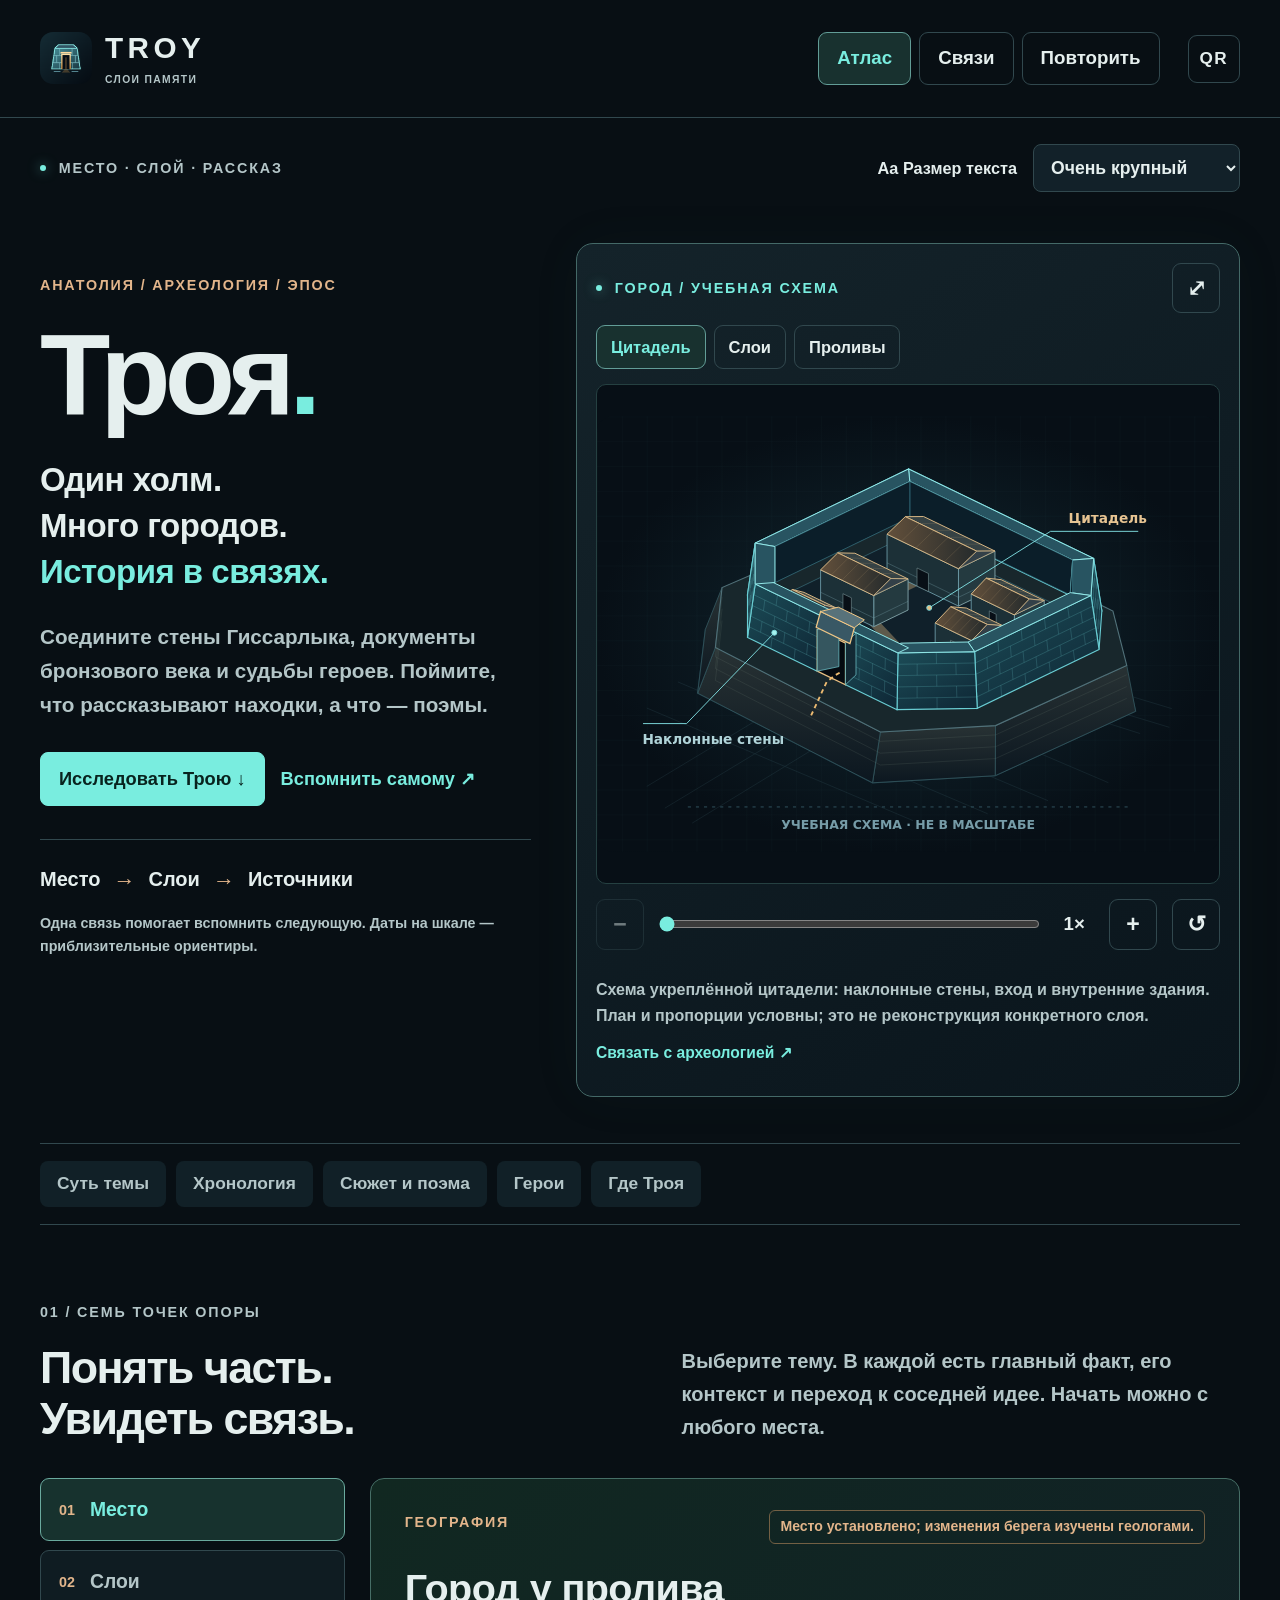
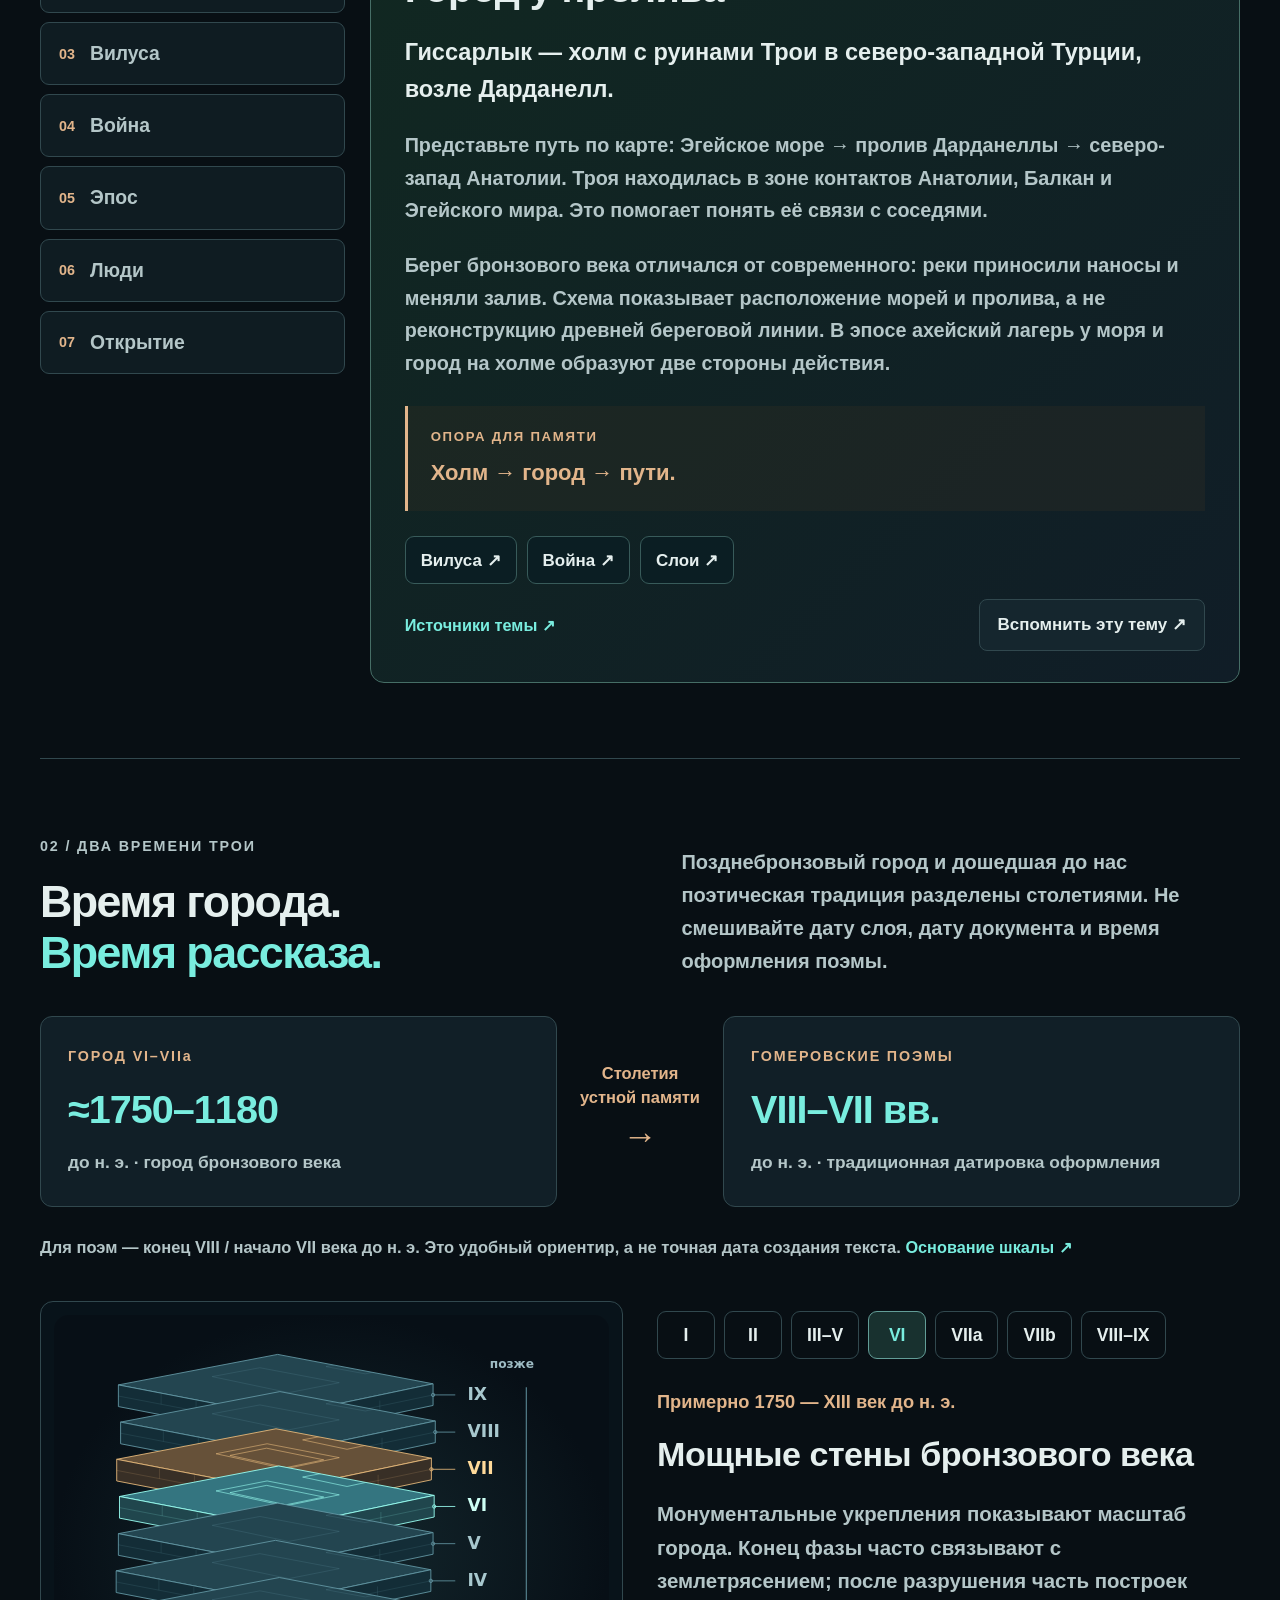
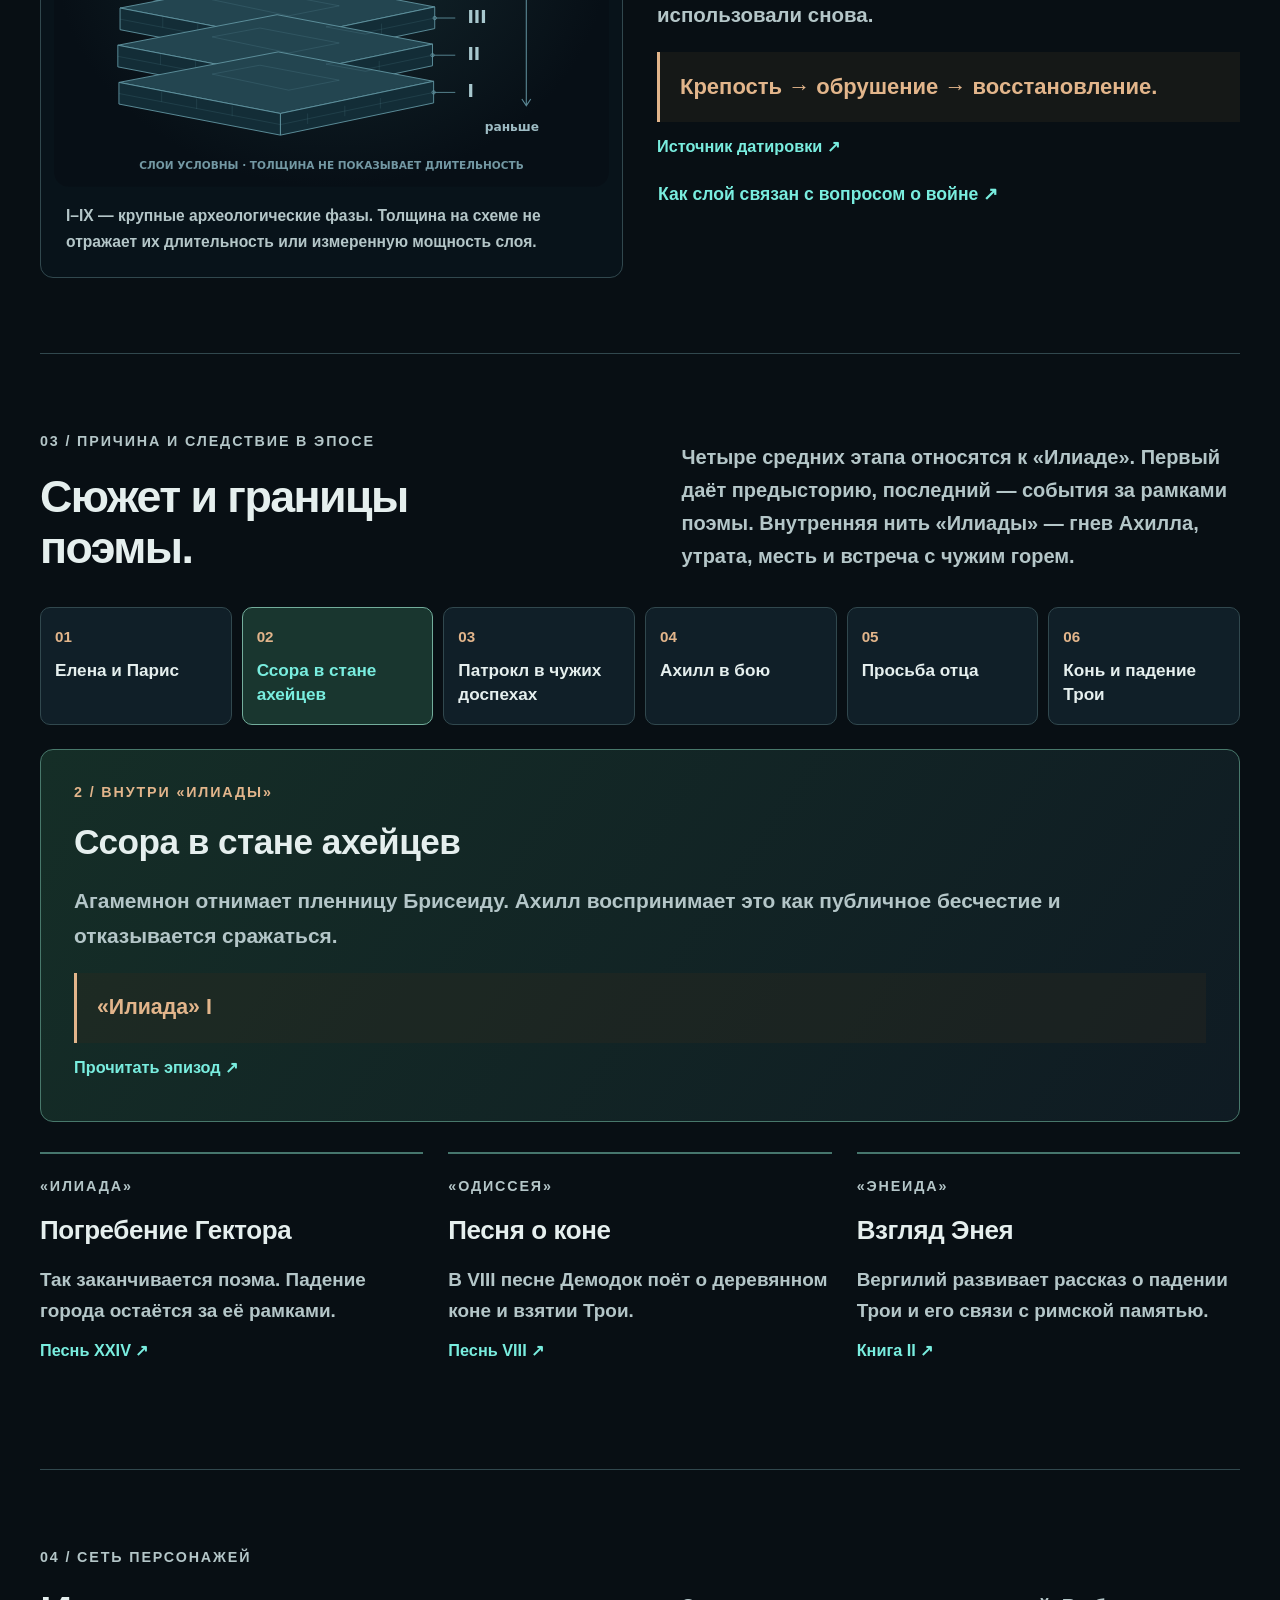
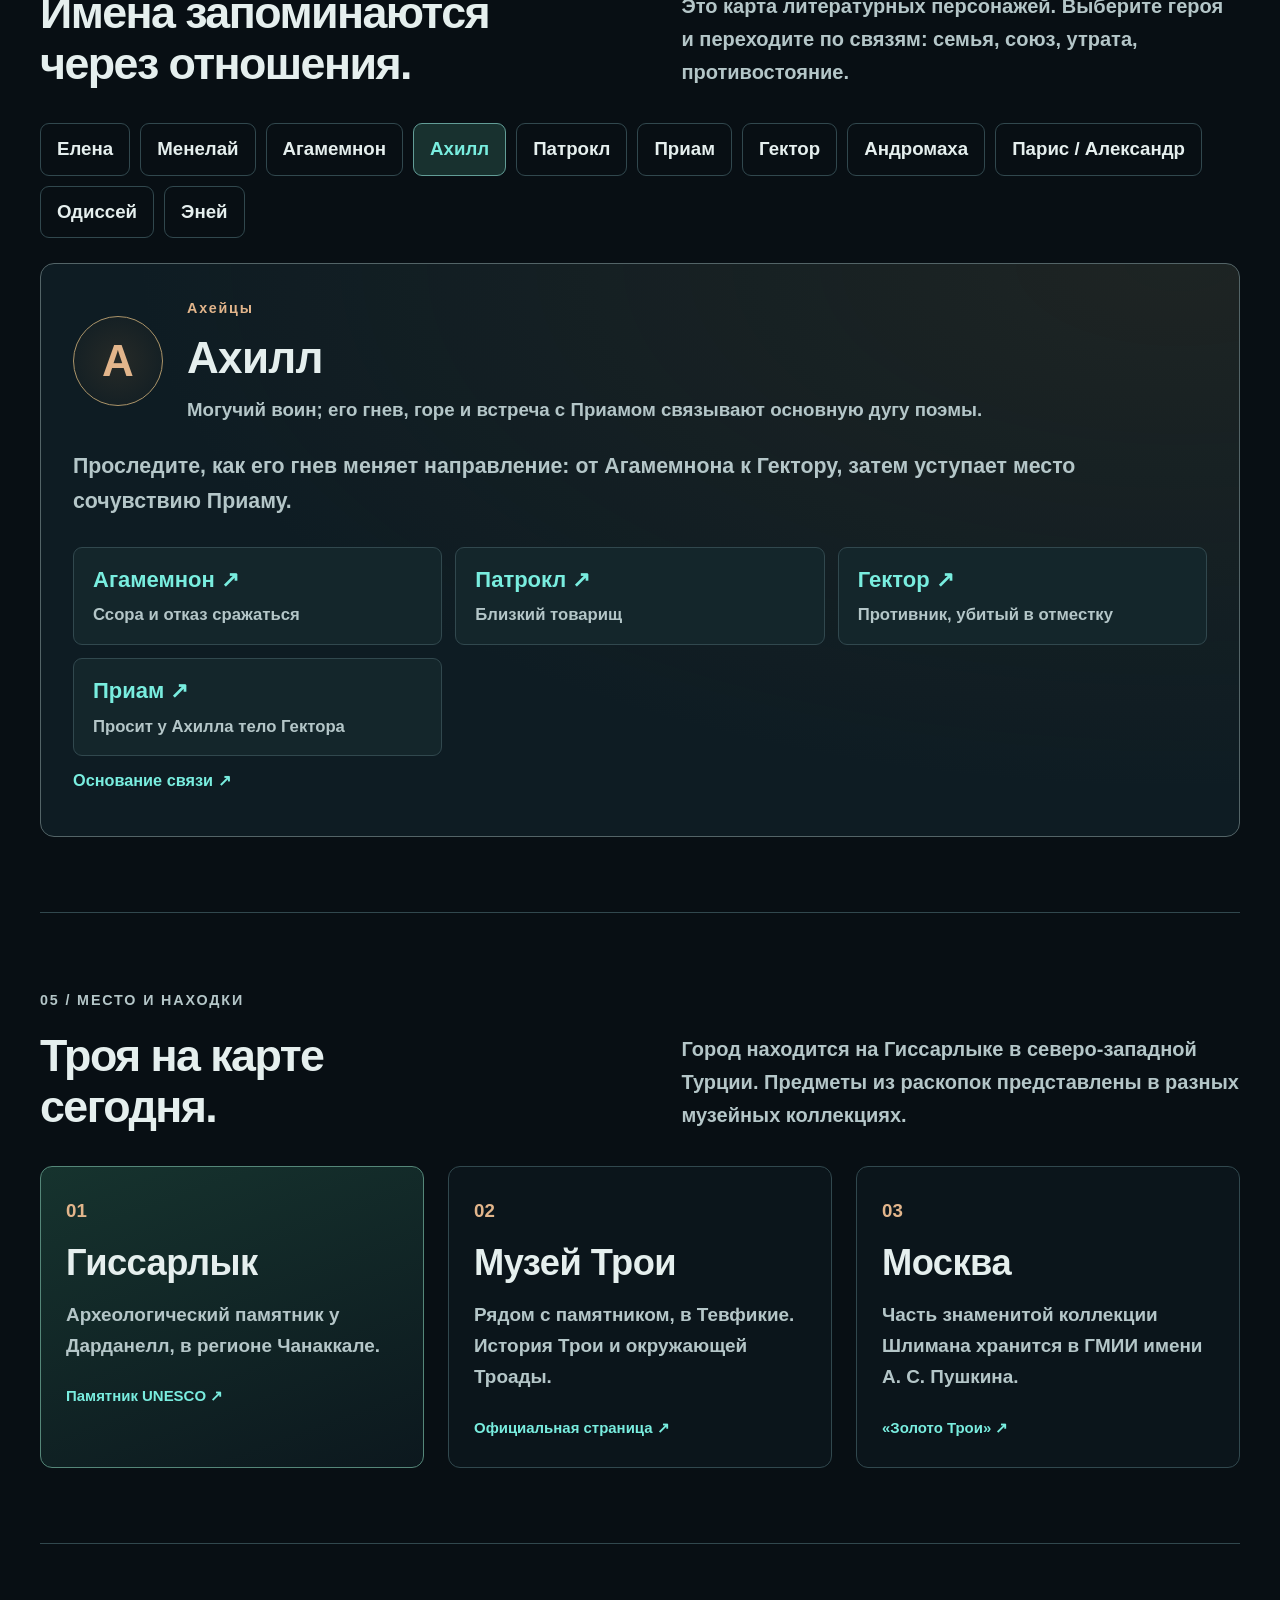
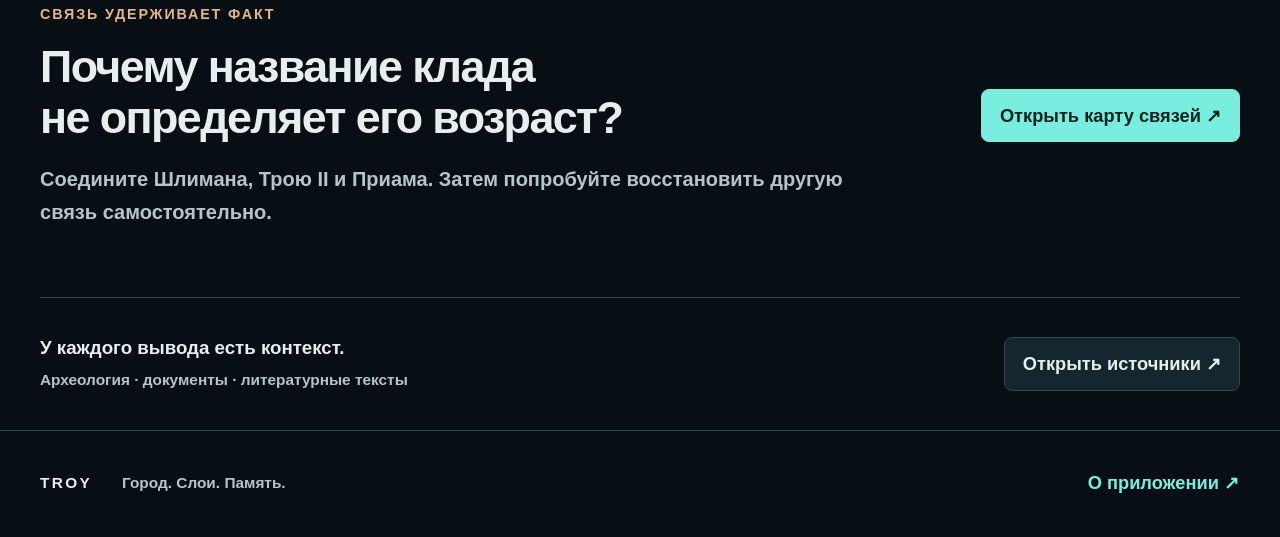
<file: docs/TROY.html>
<!doctype html>
<html lang="ru" data-text-size="large">
<head>
<meta charset="utf-8"><meta name="viewport" content="width=device-width,initial-scale=1,viewport-fit=cover">
<meta name="atlas-app" content="troy"><meta name="atlas-version" content="r-00db25b6264136046210"><meta name="atlas-built" content="2026-10-11T16:20:48+00:00">
<meta name="theme-color" content="#080f14"><meta name="description" content="Троя в связанных историях: археологические слои, хеттские документы, герои и эпос. Неоновые схемы и тренировка памяти.">
<meta name="application-name" content="TROY"><meta name="apple-mobile-web-app-title" content="TROY"><meta name="apple-mobile-web-app-capable" content="yes">
<title>TROY — Слои памяти</title>
<link rel="icon" type="image/png" sizes="32x32" href="[data-uri]"><link rel="apple-touch-icon" sizes="180x180" href="[data-uri]">
<script>try{const s=localStorage.getItem('troy-text-size');if(['normal','large','xlarge'].includes(s))document.documentElement.dataset.textSize=s;}catch{}</script>
<style>:root{color-scheme:dark;--bg:#080f14;--panel:#101b21;--panel-deep:#0b151b;--cyan:#79eddf;--copper:#e2b58b;--text:#e5efee;--muted:#b4c6c8;--line:#31484e;--border:var(--line);font-size:20px;scroll-behavior:smooth;scroll-padding-top:28px}html[data-text-size=large]{font-size:22px}html[data-text-size=xlarge]{font-size:24px}*{box-sizing:border-box}body{margin:0;background:var(--bg);color:var(--text);font-family:-apple-system,BlinkMacSystemFont,"Segoe UI",sans-serif;font-size:1rem;line-height:1.65;font-weight:600;-webkit-text-size-adjust:100%;overflow-wrap:break-word}button,select,input{font:inherit}button,a,select,input{-webkit-tap-highlight-color:transparent}button{cursor:pointer}button,a{touch-action:manipulation}a{color:var(--cyan);text-decoration-thickness:1px;text-underline-offset:5px}button{color:var(--text);background:transparent;border:1px solid var(--line);font-weight:700;border-radius:9px;line-height:1.4;min-height:48px;padding:11px 17px}button:hover,a.primary-button:hover{border-color:var(--cyan);filter:brightness(1.08)}button:disabled{opacity:.45;cursor:default}button:focus-visible,a:focus-visible,select:focus-visible,input:focus-visible,[tabindex]:focus-visible,summary:focus-visible{outline:3px solid var(--copper);outline-offset:5px}button.active{color:var(--cyan);border-color:#629d97;background:#18312f}button[hidden],[hidden]{display:none!important}h1,h2,h3,p{margin:0}h1,h2,h3{line-height:1.14;font-weight:780;letter-spacing:-.035em}h1{font-size:clamp(2.35rem,5.3vw,4.25rem)}h2{font-size:clamp(1.65rem,3.5vw,2.8rem)}h3{font-size:1.25rem;line-height:1.3;letter-spacing:-.015em}h1 span,em{color:var(--cyan);font-style:normal}p+p{margin-top:1rem}.sr-only{position:absolute;width:1px;height:1px;padding:0;overflow:hidden;clip:rect(0,0,0,0);white-space:nowrap}.skip-link{position:fixed;top:10px;left:10px;transform:translateY(-150%);background:var(--bg);padding:10px;z-index:1000}.skip-link:focus{transform:none}.site-header,main,footer{max-width:1540px;margin:auto;padding-left:max(40px,env(safe-area-inset-left));padding-right:max(40px,env(safe-area-inset-right))}.site-header{min-height:118px;display:flex;align-items:center;gap:28px;border-bottom:1px solid var(--line)}.brand{display:flex;align-items:center;gap:13px;color:var(--text);text-decoration:none;font-size:1.35rem;font-weight:850;letter-spacing:.15em;line-height:1.2;flex-shrink:0}.brand img{border-radius:13px}.brand small{display:block;font-size:.47rem;color:var(--muted);letter-spacing:.13em;margin-top:8px}.main-nav{margin-left:auto;display:flex;gap:8px}.main-nav button{font-size:.85rem;padding:12px 18px}.icon-button{min-width:48px;min-height:48px;padding:8px 11px;flex:none;font-size:1.05rem}.qr-trigger{font-size:.78rem;letter-spacing:.08em}.utility-bar{display:flex;align-items:center;justify-content:space-between;gap:24px;padding:26px 0}.eyebrow{display:block;font-size:.65rem;font-weight:750;letter-spacing:.13em;line-height:1.7;color:var(--muted)}.eyebrow i{display:inline-block;width:6px;height:6px;border-radius:50%;background:var(--cyan);box-shadow:0 0 12px #79eddf8c;margin-right:7px;vertical-align:2px}.copper{color:var(--copper)}.reading-controls{display:flex;align-items:center;gap:16px;font-size:.74rem;font-weight:700}.reading-controls>span{white-space:nowrap}select{max-width:100%;min-height:48px;padding:10px 35px 10px 13px;border:1px solid var(--line);border-radius:8px;background:#122129;color:var(--text);font-weight:700;font-size:.8rem}.hero{display:grid;grid-template-columns:1.02fr 1fr;gap:58px;align-items:start;padding:25px 0 64px}.hero-copy{padding:38px 0 0}.hero-copy h1{margin:22px 0 28px}.hero-lead{font-size:1.33rem;line-height:1.4;font-weight:650;letter-spacing:-.015em}.hero-copy>p:not(.hero-lead):not(.hero-footnote){margin-top:25px;color:var(--muted)}.hero-actions{display:flex;gap:20px;align-items:center;flex-wrap:wrap;margin-top:30px}.primary-button,.secondary-button,.text-link,.source-link{display:inline-flex;align-items:center;justify-content:center;text-decoration:none;font-size:.83rem;font-weight:750;line-height:1.5;min-height:48px;padding:12px 18px;border:1px solid var(--line);border-radius:8px}.primary-button{background:var(--cyan);color:#08231e;border-color:var(--cyan)}.secondary-button{background:#15262e;color:var(--text)}.text-link{padding:8px 0;border-color:transparent;color:var(--cyan);justify-content:flex-start}.source-link{border:0;padding:9px 0;color:var(--cyan);font-size:.74rem;text-align:left;justify-content:flex-start;line-height:1.6}.memory-equation{display:flex;gap:17px;align-items:center;margin-top:44px;padding-top:25px;border-top:1px solid var(--line)}.memory-equation span{font-size:.68rem;color:var(--muted);white-space:nowrap}.memory-equation strong{font-size:1.6rem;color:var(--text);margin-right:5px;font-weight:800}.memory-equation b{color:var(--copper)}.hero-footnote{font-size:.65rem!important;color:var(--muted);line-height:1.6;margin-top:13px!important;max-width:550px}.viewer{position:relative;min-width:0;background:linear-gradient(145deg,#12212a,#0a171e);border:1px solid #446967;border-radius:17px;padding:19px;box-shadow:0 0 55px #397c6b0c}.viewer-head{display:flex;align-items:center;justify-content:space-between;gap:10px}.viewer-head .eyebrow{color:var(--cyan)}.viewer-modes{display:flex;gap:8px;margin:12px 0 15px}.viewer-modes button,.detail-presets button{font-size:.72rem;padding:9px 14px;min-height:44px}.stone-viewport{position:relative;overflow:hidden;height:590px;width:100%;background:#080e13;border:1px solid #254041;border-radius:10px;background-image:radial-gradient(ellipse at center,#14323538,transparent 75%);isolation:isolate}.stone-viewport.zoomed{cursor:grab;touch-action:none}.stone-viewport.dragging{cursor:grabbing}.stone-art{position:absolute;inset:10px;display:flex;align-items:center;justify-content:center;transform-origin:center;will-change:transform;pointer-events:none}.stone-art>svg{display:block;width:100%;height:100%;overflow:visible}.stone-art.original>svg g{clip-path:none}.stone-art.original>svg image{filter:none}.zoom-toolbar{display:flex;gap:15px;align-items:center;padding:15px 0 11px}.zoom-range{display:flex;flex:1;min-width:0}.zoom-range input{width:100%;min-width:0;accent-color:var(--cyan);height:44px;margin:0}.zoom-toolbar output{font-size:.85rem;min-width:3.1ch;text-align:center;font-variant-numeric:tabular-nums}.detail-presets{display:flex;gap:7px;flex-wrap:wrap}.viewer-note{font-size:.66rem;line-height:1.65;color:var(--muted);margin-top:15px}.viewer>.source-link{font-size:.66rem}.section-nav{display:flex;gap:10px;flex-wrap:wrap;border-top:1px solid var(--line);border-bottom:1px solid var(--line);padding:17px 0}.section-nav a{font-size:.79rem;text-decoration:none;min-height:46px;padding:8px 17px;color:var(--muted);border-radius:8px;background:#112027;display:flex;align-items:center}.section-nav a:hover{color:var(--cyan)}.content-section{padding:75px 0;border-bottom:1px solid var(--line)}.section-heading{display:grid;grid-template-columns:1.05fr 1fr;gap:55px;margin-bottom:34px;align-items:end}.section-heading h2{margin-top:18px}.section-heading>p{color:var(--muted);font-size:.91rem}.metric-grid{display:grid;grid-template-columns:repeat(4,1fr);border:1px solid var(--line);border-radius:13px;overflow:hidden;margin:35px 0 28px}.metric{padding:25px 23px;min-width:0;border-right:1px solid var(--line)}.metric:last-child{border:0}.metric strong{display:block;font-size:1.85rem;font-weight:800;color:var(--cyan);letter-spacing:-.04em;line-height:1.4;font-variant-numeric:tabular-nums}.metric strong small{font-size:.9rem;font-weight:650;letter-spacing:0}.metric span{display:block;color:var(--muted);font-size:.8rem;margin-top:7px}.metric button{font-size:.65rem}.identity-grid{display:grid;grid-template-columns:1fr 1fr;gap:23px}.identity-grid article{padding:28px;background:var(--panel);border-radius:13px;border:1px solid #233c43}.identity-grid h3{margin:13px 0 17px}.identity-grid p{color:var(--muted);font-size:.88rem}.reading-layout{display:grid;grid-template-columns:1.18fr 1fr;gap:30px;margin:30px 0}.year-diagram{padding:22px;border:1px solid var(--line);border-radius:13px;background:var(--panel-deep);align-self:start;min-width:0}.year-diagram>svg{display:block;width:100%;height:auto}.year-zone{fill:#07121b;fill-opacity:.6;stroke:#375555}.year-zone.selected{fill:#28574f;fill-opacity:.55;stroke:#79eddf;stroke-width:3}.caption,.section-note{font-size:.75rem;color:var(--muted);line-height:1.65}.caption{margin-top:16px}.reading-explainer{padding:18px 10px;min-width:0}.reading-tabs{display:flex;gap:9px;margin-bottom:22px;flex-wrap:wrap}.reading-tabs button{font-size:.82rem;min-width:75px}.reading-explainer h3{margin-bottom:18px}.reading-explainer>p{color:var(--muted);font-size:.91rem}.reading-anchor{padding:17px 20px;border-left:3px solid var(--copper);background:#2f281e59;color:var(--copper)!important;margin-top:20px}.entry-grid{display:grid;grid-template-columns:repeat(3,1fr);gap:23px;margin:26px 0}.entry{border-top:2px solid #416d69;padding:25px 3px 0}.entry-value{font-size:1.9rem;font-weight:780;color:var(--cyan);letter-spacing:-.04em;margin:13px 0 17px}.entry h3{font-size:1.08rem;margin:0 0 13px}.entry>p:not(.entry-value){font-size:.84rem;color:var(--muted)}.entry .source-link{font-size:.7rem}.section-note{max-width:1150px}.craft-answer{position:relative;padding:34px 39px;margin-bottom:30px;border:1px solid #446760;border-radius:13px;background:radial-gradient(ellipse at 100% 0,#28544b4a,transparent 70%),var(--panel-deep)}.craft-answer h3{font-size:2rem;max-width:720px;margin:15px 0 22px}.craft-answer>p{max-width:1000px;color:var(--muted);font-size:.93rem}.process-panel{padding:31px;border:1px solid var(--line);border-radius:13px}.process-steps{list-style:none;padding:0;margin:25px 0 0;display:grid;grid-template-columns:repeat(4,1fr);gap:25px}.process-steps li{border-top:1px solid #416864;padding-top:16px;min-width:0}.process-steps li>span{font-size:.85rem;color:var(--copper)}.process-steps h3{font-size:1rem;margin:11px 0}.process-steps p{font-size:.8rem;color:var(--muted)}.questions{margin-top:31px}.questions details{border-bottom:1px solid var(--line);padding:18px 0}.questions summary{cursor:pointer;font-size:1.01rem;font-weight:750;line-height:1.5;min-height:48px;display:flex;align-items:center;gap:20px;justify-content:space-between;list-style:none}.questions summary::-webkit-details-marker{display:none}.questions summary:after{content:'+';font-size:1.45rem;color:var(--cyan);flex:none}.questions details[open] summary:after{content:'−'}.questions details>p{font-size:.88rem;color:var(--muted);max-width:1120px;margin:15px 0 0}.film-intro{display:flex;align-items:center;gap:30px;margin-bottom:26px}.film-intro>a{flex:none}.film-intro p{font-size:.8rem;color:var(--muted)}.film-grid{display:grid;grid-template-columns:repeat(2,1fr);gap:23px}.film-card{padding:28px;background:#101e25;border:1px solid var(--line);border-radius:13px}.film-time{color:var(--copper);font-weight:800;font-size:1.4rem;line-height:1.3;text-decoration:none;display:inline-flex;align-items:center;min-height:48px;margin-bottom:13px}.film-card h3{margin-bottom:20px}.evidence-line{border-top:1px solid var(--line);padding-top:16px;margin-top:16px}.evidence-line strong{display:block;color:var(--cyan);font-size:.68rem;font-weight:750;text-transform:uppercase;letter-spacing:.06em;margin-bottom:7px}.evidence-line p{color:var(--muted);font-size:.85rem}.evidence-line:last-child strong{color:var(--copper)}.takeaway{padding:28px 32px;border-left:3px solid var(--copper);background:#32291d52;margin-top:26px}.takeaway p{font-size:.9rem;margin-top:12px}.places{display:grid;grid-template-columns:repeat(3,1fr);gap:24px}.place{padding:25px 25px 15px;border:1px solid var(--line);border-radius:12px;background:var(--panel-deep);min-width:0}.primary-place{border-color:#558779;background:linear-gradient(160deg,#16332e,#0c181e)}.place-number{font-size:.85rem;color:var(--copper)}.place h3{font-size:1.65rem;margin:10px 0 13px}.place>p{font-size:.86rem;color:var(--muted)}.location-count{display:block;font-weight:780;color:var(--cyan);font-size:1.14rem;margin:17px 0}.place p.address{font-size:.74rem}.place .source-link{font-size:.68rem;margin-top:11px}.learn-invite{padding:58px 0;display:flex;gap:42px;align-items:center;justify-content:space-between}.learn-invite h2{margin:15px 0 20px}.learn-invite p{color:var(--muted);font-size:.91rem;max-width:840px}.learn-invite>button{flex:none;max-width:100%}.source-strip{display:flex;align-items:center;gap:30px;justify-content:space-between;padding:35px 0;border-top:1px solid var(--line)}.source-strip p{font-size:.85rem}.source-strip p span{color:var(--muted);font-size:.7rem}.source-strip button{flex:none}footer{display:flex;align-items:center;gap:30px;border-top:1px solid var(--line);padding-top:28px;padding-bottom:max(30px,env(safe-area-inset-bottom));font-size:.7rem;color:var(--muted)}.footer-brand{font-weight:800;letter-spacing:.15em;text-decoration:none;color:var(--text)}footer>button{margin-left:auto;font-size:.75rem}.learn-overview,.review-session,.review-complete{max-width:1100px;margin:auto;padding:38px 0 80px;min-height:65vh}.learn-overview h1{margin:22px 0 27px;font-size:clamp(2rem,4.8vw,3.65rem)}.learn-overview>p{color:var(--muted);max-width:950px}.learn-stats{display:grid;grid-template-columns:repeat(3,1fr);margin:36px 0;border:1px solid var(--line);border-radius:12px;padding:25px;gap:25px}.learn-stats strong{display:block;color:var(--cyan);font-size:2.2rem;font-weight:800;line-height:1.4}.learn-stats span{font-size:.76rem;color:var(--muted)}.review-setup{padding:27px;background:var(--panel);border-radius:12px;border:1px solid var(--line)}.review-setup label{display:flex;flex-direction:column;gap:10px;font-size:.85rem;max-width:540px}.review-setup p{color:var(--muted);font-size:.85rem;margin:23px 0}.review-setup>button{margin:0 20px 7px 0}.session-top{display:flex;justify-content:space-between;gap:25px;align-items:center;margin-bottom:22px}.session-top>span{font-size:.75rem;color:var(--muted);text-align:right}.flashcard{padding:36px;border:1px solid #4b7770;border-radius:15px;background:linear-gradient(140deg,#122a29,#0c1b24);min-height:340px}.flashcard h2{font-size:1.7rem;line-height:1.35;margin:25px 0 35px;max-width:900px}.flashcard h3{font-size:1.18rem;margin:27px 0 18px;color:var(--cyan)}.flashcard #card-detail{font-size:.91rem;color:var(--muted)}.answer-anchor{margin:26px 0 12px;padding:20px 23px;border-left:3px solid var(--copper);background:#372e244d}.answer-anchor .eyebrow{color:var(--copper);font-size:.6rem}.answer-anchor p{font-size:1.12rem;margin-top:7px;color:var(--copper);font-weight:740}.rating-buttons{display:grid;grid-template-columns:1fr 1fr;gap:18px;margin-top:23px}.rating-buttons button{padding:19px 25px;text-align:left;background:var(--panel)}.rating-buttons button:last-child{border-color:#65968b;background:#15332d}.rating-buttons strong{display:block;font-size:1rem}.rating-buttons span{display:block;font-size:.74rem;font-weight:570;color:var(--muted);margin-top:8px}.review-complete h2{margin:20px 0}.review-complete p{color:var(--muted);margin-bottom:25px}dialog{max-width:min(850px,calc(100vw - 32px));width:850px;max-height:calc(100dvh - 36px);padding:31px;border:1px solid #476d66;border-radius:15px;background:#0c1b22;color:var(--text);box-shadow:0 40px 120px #000b;overflow:auto}dialog::backdrop{background:#03090ddb;backdrop-filter:blur(7px)}.dialog-top{display:flex;align-items:center;justify-content:space-between;gap:20px;margin-bottom:15px}dialog h2{font-size:1.8rem;margin-bottom:23px}dialog>p{font-size:.85rem;color:var(--muted);margin:18px 0}dialog .caption{font-size:.74rem}.source-item{padding:25px 0;border-top:1px solid var(--line)}.source-item h3{font-size:.99rem;line-height:1.45;letter-spacing:0}.source-item p{font-size:.8rem;color:var(--muted);margin:12px 0}.source-item .source-type{font-size:.65rem;color:var(--copper);margin-top:0}.source-item a{font-size:.78rem;min-height:44px;display:inline-flex;align-items:center;margin-right:24px}.qr-art{background:white;padding:20px;margin:25px auto;max-width:340px;width:100%;border-radius:14px}.qr-art svg{display:block;width:100%;height:auto}.qr-url{font-size:.82rem;display:block;overflow-wrap:anywhere;margin:18px 0}#viewer-dialog{padding:0;width:min(1100px,calc(100vw - 24px));max-width:calc(100vw - 24px);max-height:calc(100dvh - 24px)}#viewer-dialog .viewer{border:0;border-radius:0}#viewer-dialog .stone-viewport{height:clamp(240px,calc(100dvh - 360px),1000px)}#viewer-dialog .viewer-note{font-size:.65rem}.toast{position:fixed;bottom:max(25px,env(safe-area-inset-bottom));left:50%;transform:translateX(-50%) translateY(120px);opacity:0;max-width:calc(100vw - 32px);width:max-content;pointer-events:none;border:1px solid #7aa197;border-radius:10px;background:#16372e;padding:16px 24px;color:var(--text);font-size:.83rem;z-index:500;transition:transform .2s,opacity .2s}.toast.show{transform:translateX(-50%) translateY(0);opacity:1}
@media(min-width:1600px){.stone-viewport{height:680px}}@media(max-width:1190px){.hero{gap:32px}.hero-copy{padding-top:18px}.hero h1{font-size:2.8rem}.hero-lead{font-size:1.16rem}.hero-actions{gap:13px}.hero-actions>a{font-size:.75rem}.memory-equation{gap:11px;flex-wrap:wrap}.section-heading{gap:30px}.metric{padding:22px 17px}.metric strong{font-size:1.5rem}.process-steps{grid-template-columns:1fr 1fr}.places{gap:17px}.place{padding:23px 19px}.learn-invite{flex-direction:column;align-items:flex-start}.site-header,main,footer{padding-left:28px;padding-right:28px}.film-intro{align-items:flex-start}.film-intro>a{flex-shrink:1}.brand{font-size:1.1rem}}
@media(max-width:930px){.hero{grid-template-columns:1fr;gap:32px;padding-top:10px}.hero-copy{padding-top:5px}.hero h1{font-size:clamp(2.4rem,7vw,3.5rem)}.hero-lead br{display:none}.hero-lead{max-width:700px;line-height:1.6}.hero-copy>p{max-width:800px}.memory-equation{margin-top:30px}.viewer{max-width:760px;width:100%;margin:auto}.stone-viewport{height:600px}.section-heading{grid-template-columns:1fr;gap:24px}.section-heading>p{max-width:850px}.metric-grid{grid-template-columns:repeat(2,1fr)}.metric{border-bottom:1px solid var(--line)}.metric:nth-child(2){border-right:0}.metric:nth-child(3){border-bottom:0}.metric strong{font-size:1.8rem}.reading-layout{grid-template-columns:1fr}.year-diagram{max-width:760px}.entry-grid{grid-template-columns:1fr;gap:5px}.entry{padding:24px 0}.entry-value{margin:6px 0 13px}.places{grid-template-columns:1fr}.place{display:block;padding:26px}.place h3{margin:7px 0 12px}.source-strip{align-items:flex-start}.main-nav button{padding:12px 14px}.utility-bar>.eyebrow{font-size:.55rem}.reading-label{display:none}.content-section{padding:55px 0}.film-intro{flex-direction:column;gap:17px}.film-grid{gap:18px}.film-card{padding:23px}}
@media(max-width:620px){.site-header,main,footer{padding-left:max(18px,env(safe-area-inset-left));padding-right:max(18px,env(safe-area-inset-right))}.site-header{gap:12px;flex-wrap:wrap;padding-top:18px;padding-bottom:17px;min-height:0}.brand{font-size:1.13rem;gap:10px;flex:1}.brand img{width:44px;height:44px}.brand small{font-size:.43rem}.main-nav{order:3;width:100%;margin:4px 0 0;gap:10px}.main-nav button{flex:1;font-size:.82rem}.qr-trigger{min-width:46px}.utility-bar{gap:12px;padding:20px 0;flex-wrap:wrap}.utility-bar>.eyebrow{font-size:.53rem}.reading-controls{font-size:.7rem;gap:8px;margin-left:auto}.reading-controls select{font-size:.7rem;padding:8px 28px 8px 10px;min-height:45px}.hero{padding-bottom:35px;gap:28px}.hero-copy h1{margin:18px 0 22px;font-size:2.4rem}.hero-lead{font-size:1.09rem}.hero-copy>p:not(.hero-lead):not(.hero-footnote){font-size:.94rem}.hero-actions{gap:7px;margin-top:22px}.hero-actions>a{font-size:.81rem}.memory-equation{gap:10px;margin-top:24px;padding-top:17px}.memory-equation strong{font-size:1.5rem}.memory-equation span{font-size:.64rem}.memory-equation b{font-size:.7rem}.hero-footnote{font-size:.65rem!important}.viewer{padding:13px;border-radius:12px}.viewer-head>.eyebrow{font-size:.55rem}.viewer-modes{margin-top:9px}.viewer-modes button{font-size:.75rem}.stone-viewport{height:490px}.zoom-toolbar{gap:9px;padding-top:12px}.detail-presets{gap:6px}.detail-presets button{font-size:.64rem;padding:8px 10px}.viewer-note{font-size:.66rem}.section-nav{gap:7px;padding:13px 0}.section-nav a{font-size:.71rem;padding:8px 11px;min-height:44px}.content-section{padding:43px 0}.section-heading{margin-bottom:25px}.section-heading h2{font-size:1.75rem}.section-heading>p{font-size:.92rem}.eyebrow{font-size:.58rem}.metric-grid{margin:25px 0}.metric{padding:19px 15px}.metric strong{font-size:1.64rem}.metric span{font-size:.75rem}.metric strong small{font-size:.8rem}.metric button{font-size:.59rem}.identity-grid{grid-template-columns:1fr;gap:17px}.identity-grid article{padding:24px 22px}.identity-grid h3{font-size:1.12rem}.identity-grid p{font-size:.9rem}.reading-layout{gap:7px}.year-diagram{padding:12px}.year-diagram .caption{font-size:.68rem}.reading-explainer{padding:18px 0}.reading-explainer h3{font-size:1.2rem}.reading-explainer>p{font-size:.92rem}.entry h3{font-size:1.12rem}.entry>p:not(.entry-value){font-size:.91rem}.craft-answer{padding:27px 22px}.craft-answer h3{font-size:1.75rem}.process-panel{padding:24px 20px}.process-steps{gap:23px 17px}.process-steps h3{font-size:.94rem}.process-steps p{font-size:.8rem}.questions summary{font-size:.98rem;gap:14px}.questions details>p{font-size:.91rem}.film-grid{grid-template-columns:1fr}.film-card{padding:25px 22px}.film-card h3{font-size:1.2rem}.evidence-line p{font-size:.91rem}.takeaway{padding:24px}.places{gap:17px}.place{padding:24px}.place>p{font-size:.91rem}.place p.address{font-size:.78rem}.place .source-link{font-size:.75rem}.learn-invite{padding:43px 0;gap:20px}.learn-invite h2{font-size:1.7rem}.source-strip{flex-direction:column;gap:19px;padding:28px 0}.source-strip p{font-size:.84rem}.source-strip p span{font-size:.68rem}.source-strip>button{font-size:.79rem}footer{flex-wrap:wrap;gap:14px 22px;padding-top:24px}footer>span{font-size:.64rem}footer>button{margin-left:0;width:100%;font-size:.76rem}.learn-overview,.review-session,.review-complete{padding:20px 0 45px}.learn-overview h1{font-size:2rem}.learn-overview>p{font-size:.94rem}.learn-stats{padding:19px;gap:12px}.learn-stats strong{font-size:1.9rem}.learn-stats span{font-size:.64rem}.review-setup{padding:23px 19px}.review-setup>button{margin:0 0 8px;max-width:100%}.review-setup label{font-size:.8rem}.review-setup select{font-size:.79rem;padding-right:28px}.session-top{gap:13px}.session-top>button{font-size:.79rem}.session-top>span{font-size:.68rem}.flashcard{padding:26px 22px}.flashcard h2{font-size:1.4rem;margin:22px 0 27px;line-height:1.4}.flashcard h3{font-size:1.15rem}.flashcard #card-detail{font-size:.91rem}.answer-anchor{padding:18px}.answer-anchor p{font-size:1rem}.rating-buttons{gap:11px}.rating-buttons button{padding:18px 16px}.rating-buttons strong{font-size:.89rem}.rating-buttons span{font-size:.64rem}dialog{padding:22px;max-width:calc(100vw - 24px);max-height:calc(100dvh - 24px)}dialog h2{font-size:1.55rem}.source-item h3{font-size:.95rem}#viewer-dialog .stone-viewport{height:max(230px,calc(100dvh - 375px))}#viewer-dialog .viewer>.source-link{display:none}.qr-art{max-width:290px}.toast{font-size:.77rem;padding:13px 19px}}
@media(max-width:380px){.brand{font-size:1rem}.memory-equation{gap:8px}.memory-equation span{font-size:.59rem}.memory-equation strong{font-size:1.38rem}.process-steps{grid-template-columns:1fr}.hero-copy h1{font-size:2.08rem}.metric{padding:15px 12px}.metric strong{font-size:1.48rem}.stone-viewport{height:445px}.reading-controls{margin-left:0}.learn-stats{padding:17px 13px;gap:9px}}
@media(prefers-reduced-motion:reduce){:root{scroll-behavior:auto}.toast{transition:none}}

.metric:last-child strong{font-size:1.25rem;line-height:2.07}
.hero-lead,.metric{overflow-wrap:normal;word-break:normal;hyphens:none}

.section-heading>*{min-width:0}@media(max-width:380px){.section-heading h2{font-size:1.5rem}}

/* The atlas keeps words intact; long source URLs alone may break. */
body{overflow-wrap:normal;word-break:normal;hyphens:none}.hero,.section-heading,.topic-explorer,.context-layout,.strata-layout{min-width:0}.hero>*{min-width:0}.hero-copy h1{font-size:clamp(4.2rem,9vw,7rem);letter-spacing:-.05em;line-height:1;margin:20px 0 24px}.hero-copy{padding-top:30px}.hero-lead{font-size:1.5rem;line-height:1.4}.hero{grid-template-columns:.85fr 1.15fr;gap:45px;padding-bottom:46px}.hero-copy>p:not(.hero-lead):not(.hero-footnote){font-size:.94rem}.hero-actions{gap:15px}.memory-route{display:flex;gap:13px;flex-wrap:wrap;margin-top:33px;padding-top:23px;border-top:1px solid var(--line)}.memory-route span{color:var(--text);font-size:.91rem;font-weight:760}.memory-route b{color:var(--copper);font-weight:500}.diagram-viewport{position:relative;overflow:hidden;height:500px;width:100%;background:#070f16;border:1px solid #254041;border-radius:10px;isolation:isolate}.diagram-viewport.zoomed{touch-action:none;cursor:grab}.diagram-viewport.dragging{cursor:grabbing}.diagram-art{position:absolute;inset:0;transform-origin:center;will-change:transform;pointer-events:none}.diagram-art>div{height:100%;width:100%;display:flex;align-items:center;justify-content:center}.diagram-art svg{display:block;width:100%;height:100%;max-width:100%}.viewer{background:linear-gradient(145deg,#14232a,#0a151c)}.viewer-modes{flex-wrap:wrap}.viewer-modes button{font-size:.75rem}.viewer .source-link{font-size:.71rem}.viewer-note{font-size:.73rem}.zoom-toolbar output{min-width:3.8ch}.main-nav button{white-space:nowrap}.return-to-study{border:1px solid #9c815b;border-radius:10px;background:#382e20;padding:18px 23px;display:flex;align-items:center;gap:25px;margin:8px 0 25px}.return-to-study p{font-size:.81rem;flex:1}.return-to-study button{flex:none;font-size:.76rem}.topic-explorer{display:grid;grid-template-columns:minmax(190px,.35fr) minmax(0,1fr);gap:25px}.topic-list{display:flex;flex-direction:column;gap:9px;align-self:start}.topic-list button{display:flex;gap:15px;align-items:center;text-align:left;padding:17px 18px;font-size:.88rem;background:#0f1c22;color:var(--muted)}.topic-list .topic-index{color:var(--copper);font-size:.65rem;font-weight:650}.topic-list button.active{color:var(--cyan);background:#17322e;border-color:#6aaa9e}.topic-panel{padding:31px 34px;border:1px solid #466e66;border-radius:14px;background:linear-gradient(135deg,#112821,#101d27);min-width:0}.panel-meta{display:flex;gap:12px;justify-content:space-between;align-items:flex-start;flex-wrap:wrap;margin-bottom:20px}.evidence-tag{display:inline-flex;max-width:100%;color:var(--copper);font-size:.64rem;border:1px solid #736044;border-radius:6px;padding:5px 10px;line-height:1.55}.topic-panel h3{font-size:1.8rem;line-height:1.22;margin-bottom:22px}.topic-summary{font-size:1.07rem;line-height:1.55;font-weight:700}.topic-body{margin:22px 0;color:var(--muted);font-size:.9rem}.topic-neighbours{display:flex;flex-wrap:wrap;gap:10px;margin:25px 0 15px}.topic-neighbours button{font-size:.77rem;text-align:left;border-color:#385b5a;background:#0b1e23;padding:11px 15px}.panel-actions{display:flex;justify-content:space-between;align-items:center;gap:20px;flex-wrap:wrap}.panel-actions .secondary-button{font-size:.77rem}.topic-panel .answer-anchor p{font-size:1rem}.time-comparison{display:grid;grid-template-columns:1fr auto 1fr;gap:23px;align-items:center;margin-top:38px}.time-comparison article{background:#111f27;padding:27px;border:1px solid var(--line);border-radius:12px;min-width:0}.time-comparison article strong{font-size:1.8rem;color:var(--cyan);line-height:1.4;letter-spacing:-.025em;display:block;margin:13px 0 6px;white-space:nowrap}.time-comparison article>span:last-child{font-size:.79rem;color:var(--muted)}.time-gap{font-size:.75rem;line-height:1.5;text-align:center;color:var(--copper)}.time-gap b{display:block;font-size:1.6rem;font-weight:400}.strata-layout{display:grid;grid-template-columns:minmax(0,1fr) minmax(0,1fr);gap:34px;margin-top:30px;align-items:start}.strata-visual{padding:13px;background:#08131a;border:1px solid var(--line);border-radius:13px}.strata-visual svg{display:block;width:100%;height:auto}.strata-visual .caption{padding:0 12px 9px;font-size:.71rem}.phase-explorer{padding:10px 0;min-width:0}.phase-options{display:flex;flex-wrap:wrap;gap:9px;margin-bottom:28px}.phase-options button{font-size:.8rem;min-width:58px;padding:10px 15px;white-space:nowrap}.phase-date{display:block;color:var(--copper);font-size:.83rem;font-weight:730;margin-bottom:15px}.phase-explorer h3{font-size:1.55rem;margin-bottom:20px}.phase-explorer>p:not(.reading-anchor){font-size:.93rem;color:var(--muted)}.phase-explorer .text-link{display:flex;font-size:.8rem}.story-steps{display:grid;grid-template-columns:repeat(6,1fr);gap:10px;margin:30px 0 24px}.story-steps button{min-width:0;position:relative;text-align:left;background:#101f28;padding:18px 14px;font-size:.78rem;border-radius:10px;display:flex;flex-direction:column;gap:11px}.story-steps button>span{color:var(--copper);font-size:.69rem;font-weight:750}.story-steps button>b{font-weight:700}.story-steps button.active{background:#19362f;border-color:#73ad9c}.story-detail{padding:30px 33px;border:1px solid #48786b;border-radius:13px;background:linear-gradient(125deg,#152e27,#0f1b23)}.story-detail h3{font-size:1.6rem;margin:14px 0 20px}.story-detail>p:not(.reading-anchor){font-size:.95rem;color:var(--muted)}.story-detail .reading-anchor{font-size:.97rem}.text-boundaries{display:grid;grid-template-columns:repeat(3,1fr);gap:25px;margin-top:30px}.text-boundaries article{padding:20px 0;border-top:2px solid #46766d;min-width:0}.text-boundaries h3{font-size:1.18rem;margin:16px 0}.text-boundaries p{font-size:.86rem;color:var(--muted)}.people-picker{display:flex;gap:10px;flex-wrap:wrap;margin-bottom:25px}.people-picker button{font-size:.85rem;padding:12px 16px}.person-card{padding:32px;border:1px solid #536467;border-radius:14px;background:radial-gradient(ellipse at 95% 0,#61472330,transparent 65%),#0e1c23}.person-heading{display:flex;gap:24px;align-items:center;margin-bottom:23px}.person-monogram{display:flex;align-items:center;justify-content:center;flex:none;width:90px;height:90px;border:1px solid #ab9469;border-radius:50%;font-size:2rem;font-weight:750;color:var(--copper);background:radial-gradient(circle,#68503345,transparent)}.person-heading h3{font-size:2rem;margin:9px 0}.person-heading p{font-size:.85rem;color:var(--muted)}.person-card>p{font-size:.97rem;max-width:1050px;color:var(--muted)}.person-links{display:grid;grid-template-columns:repeat(3,1fr);gap:13px;margin-top:27px}.person-links button{text-align:left;display:flex;flex-direction:column;gap:8px;align-items:flex-start;background:#14262b;min-width:0;padding:17px 19px}.person-links button strong{color:var(--cyan);font-size:1rem}.person-links button span{font-size:.76rem;font-weight:600;color:var(--muted)}.context-intro{padding:25px 0 35px;max-width:1100px}.context-intro h1{font-size:3rem;margin:20px 0 25px}.context-intro>p{max-width:1000px;font-size:.96rem;color:var(--muted)}.context-layout{display:grid;grid-template-columns:1.15fr 1fr;gap:25px;align-items:start}.context-map-wrap{padding:24px;border:1px solid var(--line);border-radius:13px;background:radial-gradient(ellipse at center,#1430327d,#0c1820 80%);min-width:0}.context-map-head{display:flex;gap:20px;align-items:center;justify-content:space-between}.context-map-head button{font-size:.7rem}.context-graph{position:relative;margin-top:20px}.context-lines,#context-lines{position:absolute;inset:0;width:100%;height:100%;pointer-events:none;overflow:visible}.context-nodes{position:relative;display:grid;grid-template-columns:repeat(3,minmax(0,1fr));grid-template-rows:repeat(3,auto);column-gap:20px;row-gap:68px}.context-node{position:relative;z-index:1;border:1px solid #54736d;background:#14272e;color:#dcefeb;font-size:.78rem;padding:18px 10px;min-width:0;min-height:78px;line-height:1.45}.context-node[data-node=place]{grid-column:1;grid-row:1}.context-node[data-node=layers]{grid-column:2;grid-row:1}.context-node[data-node=wilusa]{grid-column:3;grid-row:1}.context-node[data-node=war]{grid-column:2;grid-row:2}.context-node[data-node=excavation]{grid-column:1;grid-row:3}.context-node[data-node=poem]{grid-column:2;grid-row:3}.context-node[data-node=people]{grid-column:3;grid-row:3}.context-node.related{border-color:#c9a775;color:var(--copper);background:#332d21}.context-node.active{border-color:var(--cyan);color:var(--cyan);background:#20443d}.context-node span{display:block;font-size:.58rem;color:var(--muted);margin-bottom:8px;font-weight:600}.context-map-wrap .caption{font-size:.7rem}.bridge-list{display:grid;grid-template-columns:1fr 1fr;gap:10px}.bridge-list button{padding:14px 17px;text-align:left;font-size:.8rem;min-width:0;display:flex;flex-direction:column;gap:9px;background:#111e25}.bridge-list button>span{font-size:.64rem;color:var(--copper);font-weight:600}.bridge-list button.active{background:#17362e;border-color:#83b4a2;color:var(--text)}.bridge-panel{padding:32px;border:1px solid #6b806b;border-radius:14px;background:linear-gradient(140deg,#152d26,#111c25);margin:28px 0 58px}.bridge-endpoints{display:flex;gap:15px;align-items:center;flex-wrap:wrap;margin-bottom:23px}.bridge-endpoints button{font-size:.78rem;min-height:44px;padding:8px 13px;background:#0b2021;color:var(--cyan)}.bridge-endpoints span{color:var(--copper)}.bridge-panel h2{font-size:1.85rem;line-height:1.25}.bridge-panel>p{font-size:.95rem;margin-top:23px;color:var(--muted);max-width:1130px}.bridge-recall{margin:27px 0 22px;border-top:1px solid #42635b;border-bottom:1px solid #42635b}.bridge-recall summary{cursor:pointer;display:flex;align-items:center;gap:20px;justify-content:space-between;min-height:64px;font-size:.93rem;color:var(--copper);font-weight:700;list-style:none}.bridge-recall summary::-webkit-details-marker{display:none}.bridge-recall summary b{font-weight:400;font-size:1.4rem}.bridge-recall[open] summary b{transform:rotate(45deg)}.bridge-recall>div{padding:4px 0 25px}.bridge-recall h3{font-size:1.1rem;line-height:1.5;margin-bottom:20px}.bridge-recall p{font-size:.94rem;color:var(--cyan);line-height:1.65}.study-filters{display:grid;grid-template-columns:1fr 1fr;gap:25px}.study-filters label{min-width:0}.study-filters select{width:100%}.learn-overview h1{font-size:3rem}.card-kickers{display:flex;align-items:center;justify-content:space-between;gap:18px;flex-wrap:wrap}.card-context{display:flex;gap:10px;flex-wrap:wrap;margin:13px 0 15px}.card-context button{font-size:.8rem;min-height:46px;background:#193330;padding:11px 15px;color:var(--cyan)}.save-notice{border-left:3px solid var(--copper);padding:18px;background:#45351b4f;margin-top:20px;color:var(--copper);font-size:.86rem}.review-session .flashcard h2{font-size:1.65rem}.review-session .session-top button{font-size:.78rem}.source-item a,.qr-url{overflow-wrap:anywhere}#viewer-dialog .diagram-viewport{height:clamp(270px,calc(100dvh - 300px),950px)}#viewer-dialog .viewer-note{font-size:.7rem}#viewer-dialog #viewer-context{display:none}.source-strip{margin-top:10px}
@media(min-width:1600px){.diagram-viewport{height:570px}}
@media(max-width:1190px){.hero{grid-template-columns:.9fr 1.1fr;gap:25px}.hero-lead{font-size:1.25rem}.hero-copy{padding-top:15px}.hero-copy h1{font-size:5.5rem}.diagram-viewport{height:460px}.viewer-modes button{font-size:.67rem;padding:9px 11px}.time-comparison{grid-template-columns:1fr 1fr;gap:18px}.time-gap{grid-column:1/-1;grid-row:2;display:flex;gap:12px;align-items:center;justify-content:center}.time-gap br{display:none}.time-comparison article{padding:24px}.time-comparison article strong{font-size:1.6rem}.topic-explorer{grid-template-columns:minmax(180px,.38fr) minmax(0,1fr)}.topic-list button{padding:15px 13px;font-size:.81rem;gap:10px}.topic-panel{padding:27px}.story-steps{grid-template-columns:repeat(3,1fr)}.context-layout{grid-template-columns:1fr}.context-map-wrap{max-width:880px;width:100%;margin:auto}.bridge-list{grid-template-columns:repeat(3,1fr)}.context-node{font-size:.84rem}.person-links{grid-template-columns:1fr 1fr}}
@media(max-width:930px){.hero{grid-template-columns:1fr;gap:30px}.hero-copy h1{font-size:5.3rem}.hero-copy{padding-top:5px}.hero-lead{max-width:none;font-size:1.35rem}.hero-lead br{display:inline}.hero-lead br:after{content:' '}.hero-copy>p:not(.hero-lead):not(.hero-footnote){max-width:800px}.viewer{max-width:900px}.diagram-viewport{height:530px}.topic-explorer{grid-template-columns:1fr}.topic-list{display:grid;grid-template-columns:repeat(4,minmax(0,1fr));gap:9px}.topic-list button{padding:12px;min-height:72px;flex-direction:column;gap:7px;align-items:flex-start;font-size:.83rem}.topic-panel h3{font-size:1.6rem}.strata-layout{gap:23px;grid-template-columns:1fr 1fr}.phase-options{gap:7px}.phase-options button{font-size:.75rem;min-width:49px;padding:9px 11px}.phase-explorer h3{font-size:1.35rem}.phase-explorer>p:not(.reading-anchor){font-size:.88rem}.text-boundaries{gap:23px}.text-boundaries h3{font-size:1rem}.text-boundaries p{font-size:.8rem}.person-heading h3{font-size:1.7rem}.context-intro h1,.learn-overview h1{font-size:2.6rem}.bridge-list{grid-template-columns:1fr 1fr}.time-comparison article strong{font-size:1.45rem}.return-to-study{flex-wrap:wrap;gap:12px}.return-to-study button{flex-shrink:1}.study-filters{gap:17px}}
@media(max-width:620px){.hero-copy h1{font-size:4.6rem;margin-top:12px}.hero-lead{font-size:1.28rem;line-height:1.6}.hero-copy>p:not(.hero-lead):not(.hero-footnote){font-size:.94rem}.hero-actions .primary-button,.hero-actions .text-link{font-size:.82rem}.memory-route{margin-top:25px;gap:11px}.memory-route span{font-size:.82rem}.diagram-viewport{height:365px}.viewer-modes{gap:7px}.viewer-modes button{font-size:.72rem;padding:9px 12px}.viewer-note{font-size:.72rem}.viewer .source-link{font-size:.73rem}.zoom-toolbar{gap:8px}.zoom-toolbar .icon-button{min-width:43px;width:43px;padding:8px}.zoom-toolbar output{font-size:.77rem;min-width:3.7ch}.main-nav{display:grid;grid-template-columns:1fr 1fr 1.3fr;gap:7px}.main-nav button{padding:11px 8px;min-width:0;font-size:.77rem}.topic-list{grid-template-columns:repeat(2,minmax(0,1fr));gap:8px}.topic-list button{flex-direction:row;align-items:center;gap:9px;min-height:57px;font-size:.76rem;padding:11px 12px}.topic-list .topic-index{font-size:.56rem}.topic-panel{padding:25px 21px}.topic-panel h3{font-size:1.4rem;line-height:1.3;margin-bottom:17px}.topic-summary{font-size:1rem}.topic-body{font-size:.91rem;margin-top:18px}.panel-meta{gap:13px;margin-bottom:19px}.panel-meta .eyebrow{font-size:.54rem}.evidence-tag{font-size:.61rem}.topic-neighbours{gap:8px;margin-top:20px}.topic-neighbours button{font-size:.74rem;padding:10px 12px}.panel-actions{gap:12px;align-items:flex-start;flex-direction:column}.panel-actions .secondary-button{font-size:.79rem}.time-comparison{grid-template-columns:1fr;gap:14px}.time-comparison article{padding:25px}.time-comparison article strong{font-size:1.7rem}.time-comparison article>span:last-child{font-size:.78rem}.time-gap{grid-column:auto;grid-row:2;justify-content:flex-start;padding-left:25px}.time-gap b{transform:rotate(90deg);margin-left:14px}.strata-layout{grid-template-columns:1fr;gap:18px}.strata-visual{max-width:460px;width:100%;margin:auto}.strata-visual .caption{font-size:.72rem}.phase-options button{font-size:.8rem;padding:10px 15px;min-width:56px}.phase-explorer h3{font-size:1.4rem}.phase-explorer>p:not(.reading-anchor){font-size:.94rem}.phase-date{font-size:.82rem}.story-steps{grid-template-columns:1fr 1fr;gap:9px}.story-steps button{padding:16px 15px;font-size:.82rem;gap:8px}.story-detail{padding:27px 23px}.story-detail h3{font-size:1.4rem}.story-detail>p:not(.reading-anchor){font-size:.93rem}.text-boundaries{grid-template-columns:1fr;gap:8px}.text-boundaries article{padding:25px 0 12px}.text-boundaries h3{font-size:1.2rem;margin:14px 0}.text-boundaries p{font-size:.91rem}.people-picker{gap:8px}.people-picker button{font-size:.78rem;padding:11px 13px}.person-card{padding:25px 22px}.person-heading{gap:15px;align-items:flex-start;flex-wrap:wrap}.person-monogram{width:67px;height:67px;font-size:1.55rem}.person-heading h3{font-size:1.7rem}.person-heading>div{flex:1;min-width:160px}.person-heading p{font-size:.81rem}.person-card>p{font-size:.93rem}.person-links{grid-template-columns:1fr;gap:12px}.person-links button{padding:18px}.person-links button strong{font-size:1rem}.person-links button span{font-size:.83rem}.context-intro{padding:13px 0 30px}.context-intro h1,.learn-overview h1{font-size:2.1rem;line-height:1.2}.context-intro>p{font-size:.94rem}.context-map-wrap{padding:19px 15px}.context-map-head{gap:13px}.context-map-head .eyebrow{font-size:.56rem}.context-map-head button{font-size:.69rem}.context-nodes{grid-template-columns:repeat(2,minmax(0,1fr));grid-template-rows:auto;gap:26px 15px}.context-node{grid-column:auto!important;grid-row:auto!important;font-size:.77rem;padding:15px 9px;min-height:77px}.context-node[data-node=war]{grid-column:1/-1!important;width:66%;justify-self:center}.context-node span{font-size:.55rem}.context-map-wrap .caption{font-size:.7rem}.bridge-list{grid-template-columns:1fr;gap:10px}.bridge-list button{padding:16px 18px;font-size:.87rem}.bridge-list button>span{font-size:.7rem}.bridge-panel{padding:26px 22px;margin-top:23px}.bridge-panel h2{font-size:1.5rem;line-height:1.3}.bridge-panel>p{font-size:.94rem}.bridge-endpoints{gap:9px}.bridge-endpoints button{font-size:.73rem;padding:9px 12px}.bridge-recall h3{font-size:1.08rem}.bridge-recall summary{font-size:.9rem}.bridge-recall p{font-size:.94rem}.study-filters{grid-template-columns:1fr;gap:20px}.study-filters select{font-size:.77rem;min-height:49px}.review-session .flashcard h2{font-size:1.37rem;line-height:1.4}.card-kickers{gap:10px}.card-kickers .eyebrow{font-size:.59rem}.card-context{gap:9px}.card-context button{font-size:.79rem}.review-session .session-top{align-items:flex-start;gap:12px}.review-session .session-top button{font-size:.73rem;max-width:65%}.return-to-study{padding:18px;margin:0 0 22px}.return-to-study p{font-size:.83rem;flex-basis:100%}.return-to-study button{font-size:.76rem}#viewer-dialog .diagram-viewport{height:max(220px,calc(100dvh - 330px))}.learn-stats span{font-size:.69rem}.source-strip p span{line-height:1.8;display:inline-block;margin-top:8px}}
@media(max-width:380px){.hero-copy h1{font-size:4.1rem}.hero-lead{font-size:1.15rem}.diagram-viewport{height:315px}.viewer-modes button{font-size:.63rem;padding:8px 9px}.topic-list button{padding:10px;font-size:.71rem}.topic-panel{padding:24px 17px}.topic-panel h3{font-size:1.2rem}.topic-summary{font-size:.93rem}.topic-body{font-size:.85rem}.topic-panel .answer-anchor{padding:16px 14px}.topic-panel .answer-anchor p{font-size:.94rem}.time-comparison article{padding:22px 18px}.time-comparison article strong{font-size:1.49rem}.phase-options{gap:7px}.phase-options button{padding:9px 12px;font-size:.77rem;min-width:48px}.story-detail{padding:24px 18px}.story-detail h3{font-size:1.25rem}.person-card{padding:23px 18px}.context-intro h1,.learn-overview h1{font-size:1.8rem}.bridge-panel{padding:24px 18px}.bridge-panel h2{font-size:1.28rem}.bridge-panel .primary-button{font-size:.78rem}.context-node{font-size:.69rem}.context-nodes{gap:25px 12px}.context-map-wrap{padding:18px 13px}.bridge-endpoints button{font-size:.67rem}.review-session .flashcard{padding:24px 19px}.review-session .flashcard h2{font-size:1.26rem}.card-context button{font-size:.73rem}.main-nav button{font-size:.71rem}.study-filters select{font-size:.7rem}.learn-stats span{font-size:.59rem}}
/* Space for the rotating glyph; narrow timelines retain complete words. */
.bridge-recall summary b{display:flex;align-items:center;justify-content:center;width:42px;height:42px;flex:none;margin-right:3px}.bridge-recall summary{gap:12px}.time-gap>span{min-width:0}.time-gap b{flex:none}.time-gap{min-width:0}
@media(max-width:380px){.time-gap{padding-left:15px;gap:8px}.time-gap b{margin-left:0}.bridge-recall summary{font-size:.84rem}.bridge-recall summary b{width:34px;height:34px}}
.bridge-recall[open] summary b{transform:none;font-size:0}.bridge-recall[open] summary b::before{content:'−';font-size:1.4rem}
@media(max-width:380px){.person-heading>div{flex-basis:100%;min-width:0}.person-heading h3{font-size:1.6rem}}

.app-updates{margin:28px 0 4px;padding:24px 0 0;border-top:1px solid var(--border,var(--line,#385248));min-width:0}.app-updates h3{font-size:1.2rem;font-weight:750;line-height:1.5;margin:0 0 16px}.update-toggle{display:flex;align-items:center;gap:13px;min-height:48px;font-size:1rem;font-weight:700;cursor:pointer}.update-toggle input{width:25px;height:25px;flex:none;accent-color:var(--cyan,#67f2cd);margin:0}.app-updates .update-status{font-size:1rem;line-height:1.7;font-weight:650;margin:16px 0;color:var(--text,#e7eef2)}.app-updates .update-help{font-size:.85rem;line-height:1.7;color:var(--muted,#b0c6bd);margin:0 0 18px}.update-actions{display:flex;gap:12px;flex-wrap:wrap}.update-actions button{font-size:.9rem;min-height:48px;padding:12px 16px;white-space:normal}.update-version{display:block;font-size:.75rem;color:var(--muted,#b0c6bd);margin-top:16px}.update-banner{position:fixed;left:max(15px,env(safe-area-inset-left));right:max(15px,env(safe-area-inset-right));bottom:max(15px,env(safe-area-inset-bottom));margin:0 auto;max-width:860px;padding:20px 23px;z-index:110;background:#102922;border:1px solid #67aa95;box-shadow:0 10px 60px #0009;display:flex;gap:22px;align-items:center;color:#e9fff3}.update-banner p{font-size:.85rem;font-weight:650;line-height:1.6;margin:0;flex:1;min-width:0}.update-banner>div{display:flex;gap:10px;flex-wrap:wrap;flex-shrink:0}.update-banner button{font-size:.85rem;line-height:1.5;font-weight:700;padding:10px 13px;border:1px solid #77bea6;min-height:46px;color:#d2ffeb}.update-banner button:disabled{opacity:.5;cursor:default}.update-banner[hidden]{display:none!important}@media(max-width:700px){.update-banner{flex-direction:column;align-items:stretch;gap:15px;padding:17px 19px}.update-banner>div{justify-content:flex-end}.update-banner p{font-size:.875rem}.update-actions{flex-direction:column}.update-actions button{width:100%;justify-content:center}}

body:has(.update-banner:not([hidden])){padding-bottom:var(--update-banner-space,240px)}
</style>
</head>
<body>
<a class="skip-link" href="#main-content">К содержанию</a>
<header class="site-header"><a href="#top" class="brand" data-mode="atlas" aria-label="TROY — к началу"><img src="[data-uri]" alt="" width="52" height="52"><span>TROY<small>СЛОИ ПАМЯТИ</small></span></a><nav class="main-nav" aria-label="Режим приложения"><button type="button" data-mode="atlas" class="active" aria-current="page">Атлас</button><button type="button" data-mode="context">Связи</button><button type="button" data-mode="learn">Повторить</button></nav><button type="button" class="qr-trigger icon-button" aria-label="QR-код приложения">QR</button></header>
<main id="main-content">
<div class="utility-bar"><span class="eyebrow"><i></i> МЕСТО · СЛОЙ · РАССКАЗ</span><label class="reading-controls" for="text-size"><span>Aa <span class="reading-label">Размер текста</span></span><select id="text-size"><option value="normal">Крупный</option><option value="large" selected>Очень крупный</option><option value="xlarge">Максимальный</option></select></label></div>
<aside class="return-to-study" id="return-to-study" hidden><p>Карточка ждёт. Рассмотрите контекст и вернитесь к своему ответу.</p><button type="button" class="secondary-button" id="resume-review">Вернуться к карточке ↗</button></aside>
<div id="atlas-view">
<section class="hero" id="top"><div class="hero-copy"><span class="eyebrow copper">АНАТОЛИЯ / АРХЕОЛОГИЯ / ЭПОС</span><h1>Троя<span>.</span></h1><p class="hero-lead">Один холм. <br>Много городов. <br><em>История в связях.</em></p><p>Соедините стены Гиссарлыка, документы бронзового века и судьбы героев. Поймите, что рассказывают находки, а что — поэмы.</p><div class="hero-actions"><a class="primary-button" href="#explore">Исследовать Трою ↓</a><button type="button" class="text-link" data-mode="learn">Вспомнить самому ↗</button></div><div class="memory-route"><span>Место</span><b>→</b><span>Слои</span><b>→</b><span>Источники</span></div><p class="hero-footnote">Одна связь помогает вспомнить следующую. Даты на шкале — приблизительные ориентиры.</p></div>
<div class="viewer" id="troy-viewer"><div class="viewer-head"><span class="eyebrow"><i></i> ГОРОД / УЧЕБНАЯ СХЕМА</span><button type="button" id="expand-viewer" class="icon-button" aria-label="Развернуть схему" aria-expanded="false">⤢</button></div><div class="viewer-modes" role="group" aria-label="Выбрать схему"><button type="button" data-view="city" class="active" aria-pressed="true">Цитадель</button><button type="button" data-view="layers" aria-pressed="false">Слои</button><button type="button" data-view="place" aria-pressed="false">Проливы</button></div><div id="diagram-viewport" class="diagram-viewport" tabindex="0" role="region" aria-label="Схема Трои. После увеличения перемещайте перетаскиванием или стрелками клавиатуры."><div id="diagram-art" class="diagram-art"><div data-diagram="city"><svg xmlns="http://www.w3.org/2000/svg" width="1000" height="700" viewBox="0 0 1000 700" role="img" aria-labelledby="city-citadel-title city-citadel-desc">
<title id="city-citadel-title">Троя — учебная схема укреплённой цитадели</title>
<desc id="city-citadel-desc">Оригинальная неоновая архитектурная схема: наклонные каменные стены, проход с плоской перемычкой и здания внутри укрепления. План, пропорции, число домов и высоты условны. Это не обмер и не точная реконструкция какого-либо слоя Трои.</desc>
<defs>
<radialGradient id="city-c-bg"><stop stop-color="#122831"/><stop offset="1" stop-color="#070f16"/></radialGradient>
<linearGradient id="city-c-wall" x2="0.7" y2="1"><stop stop-color="#1c4c57"/><stop offset="1" stop-color="#102b39"/></linearGradient>
<linearGradient id="city-c-earth" x2="0" y2="1"><stop stop-color="#283234"/><stop offset="1" stop-color="#0c1720"/></linearGradient>
<linearGradient id="city-c-roof"><stop stop-color="#63503b"/><stop offset="1" stop-color="#252b2c"/></linearGradient>
<filter id="city-c-halo" x="-30%" y="-30%" width="160%" height="160%"><feGaussianBlur stdDeviation="4"/></filter>
<pattern id="city-c-grid" width="40" height="40" patternUnits="userSpaceOnUse"><path d="M40 0H0V40" fill="none" stroke="#529baf" stroke-opacity=".08"/></pattern>
</defs>
<rect width="1000" height="700" rx="26" fill="url(#city-c-bg)"/>
<rect width="1000" height="700" rx="26" fill="url(#city-c-grid)"/>
<g fill="none" stroke="#7cc0cd" stroke-width="1" opacity=".15"><path d="M80 595L500 342L924 470M109 630L523 380L920 500M153 654L554 409L873 510"/><path d="M80 469L508 650M130 427L628 639M189 391L725 618M259 349L822 589"/></g>

<polygon points="489.2,205.8 843.0,381.3 865.8,474.2 640.1,577.8 442.9,589.2 161.8,445.1 174.2,342.5" fill="#060c13" stroke="#183744" stroke-width="2"/>
<polygon points="851.5,400.5 640.6,497.2 640.1,577.8 865.8,474.2" fill="url(#city-c-earth)" stroke="#31525a" stroke-width="1.5"/>
<polygon points="640.6,497.2 455.5,507.6 442.9,589.2 640.1,577.8" fill="url(#city-c-earth)" stroke="#31525a" stroke-width="1.5"/>
<polygon points="455.5,507.6 190.3,371.7 161.8,445.1 442.9,589.2" fill="url(#city-c-earth)" stroke="#31525a" stroke-width="1.5"/>
<polygon points="190.3,371.7 201.0,275.4 174.2,342.5 161.8,445.1" fill="url(#city-c-earth)" stroke="#31525a" stroke-width="1.5"/>
<polygon points="495.6,147.7 829.3,313.2 851.5,400.5 640.6,497.2 455.5,507.6 190.3,371.7 201.0,275.4" fill="#18272c" stroke="#517179" stroke-width="1.8"/>
<polyline points="851.5,415.5 640.6,512.2 455.5,522.6 190.3,386.7 201.0,290.4" fill="none" stroke="#718075" stroke-opacity=".19" stroke-width="1.5"/>
<polyline points="851.5,434.5 640.6,531.2 455.5,541.6 190.3,405.7 201.0,309.4" fill="none" stroke="#718075" stroke-opacity=".19" stroke-width="1.5"/>
<polyline points="851.5,453.5 640.6,550.2 455.5,560.6 190.3,424.7 201.0,328.4" fill="none" stroke="#718075" stroke-opacity=".19" stroke-width="1.5"/>
<polygon points="502.8,189.7 764.5,316.1 760.8,368.5 596.3,447.9 487.9,449.7 286.0,352.2 286.0,294.4" fill="#10202a" stroke="#3f7885" stroke-width="1"/>
<polygon points="500.0,162.0 811.5,312.5 798.3,228.5 500.8,84.8" fill="url(#city-c-wall)" stroke="#69cdd3" stroke-width="1.8"/><polyline points="500.2,146.6 808.9,295.7" fill="none" stroke="#68c7ca" stroke-opacity=".32" stroke-width="1.1"/><polyline points="500.3,131.1 806.2,278.9" fill="none" stroke="#68c7ca" stroke-opacity=".32" stroke-width="1.1"/><polyline points="500.5,115.7 803.6,262.1" fill="none" stroke="#68c7ca" stroke-opacity=".32" stroke-width="1.1"/><polyline points="500.6,100.2 800.9,245.3" fill="none" stroke="#68c7ca" stroke-opacity=".32" stroke-width="1.1"/><polyline points="538.9,180.8 538.7,165.2" fill="none" stroke="#75d5d9" stroke-opacity=".28" stroke-width="1.1"/><polyline points="577.9,199.6 577.3,183.8" fill="none" stroke="#75d5d9" stroke-opacity=".28" stroke-width="1.1"/><polyline points="616.8,218.4 615.9,202.5" fill="none" stroke="#75d5d9" stroke-opacity=".28" stroke-width="1.1"/><polyline points="655.8,237.2 654.5,221.1" fill="none" stroke="#75d5d9" stroke-opacity=".28" stroke-width="1.1"/><polyline points="694.7,256.1 693.1,239.8" fill="none" stroke="#75d5d9" stroke-opacity=".28" stroke-width="1.1"/><polyline points="733.6,274.9 731.7,258.4" fill="none" stroke="#75d5d9" stroke-opacity=".28" stroke-width="1.1"/><polyline points="772.6,293.7 770.3,277.1" fill="none" stroke="#75d5d9" stroke-opacity=".28" stroke-width="1.1"/><polyline points="519.5,155.9 519.4,140.3" fill="none" stroke="#75d5d9" stroke-opacity=".28" stroke-width="1.1"/><polyline points="558.0,174.5 557.7,158.8" fill="none" stroke="#75d5d9" stroke-opacity=".28" stroke-width="1.1"/><polyline points="596.6,193.2 595.9,177.3" fill="none" stroke="#75d5d9" stroke-opacity=".28" stroke-width="1.1"/><polyline points="635.2,211.8 634.1,195.8" fill="none" stroke="#75d5d9" stroke-opacity=".28" stroke-width="1.1"/><polyline points="673.8,230.5 672.4,214.2" fill="none" stroke="#75d5d9" stroke-opacity=".28" stroke-width="1.1"/><polyline points="712.4,249.1 710.6,232.7" fill="none" stroke="#75d5d9" stroke-opacity=".28" stroke-width="1.1"/><polyline points="751.0,267.7 748.9,251.2" fill="none" stroke="#75d5d9" stroke-opacity=".28" stroke-width="1.1"/><polyline points="789.6,286.4 787.1,269.7" fill="none" stroke="#75d5d9" stroke-opacity=".28" stroke-width="1.1"/><polyline points="538.6,149.6 538.4,134.0" fill="none" stroke="#75d5d9" stroke-opacity=".28" stroke-width="1.1"/><polyline points="576.8,168.1 576.3,152.3" fill="none" stroke="#75d5d9" stroke-opacity=".28" stroke-width="1.1"/><polyline points="615.0,186.5 614.1,170.6" fill="none" stroke="#75d5d9" stroke-opacity=".28" stroke-width="1.1"/><polyline points="653.3,205.0 652.0,188.9" fill="none" stroke="#75d5d9" stroke-opacity=".28" stroke-width="1.1"/><polyline points="691.5,223.5 689.9,207.2" fill="none" stroke="#75d5d9" stroke-opacity=".28" stroke-width="1.1"/><polyline points="729.7,242.0 727.8,225.5" fill="none" stroke="#75d5d9" stroke-opacity=".28" stroke-width="1.1"/><polyline points="768.0,260.4 765.7,243.8" fill="none" stroke="#75d5d9" stroke-opacity=".28" stroke-width="1.1"/><polyline points="519.4,124.8 519.4,109.3" fill="none" stroke="#75d5d9" stroke-opacity=".28" stroke-width="1.1"/><polyline points="557.3,143.1 556.9,127.4" fill="none" stroke="#75d5d9" stroke-opacity=".28" stroke-width="1.1"/><polyline points="595.2,161.4 594.5,145.6" fill="none" stroke="#75d5d9" stroke-opacity=".28" stroke-width="1.1"/><polyline points="633.1,179.7 632.0,163.7" fill="none" stroke="#75d5d9" stroke-opacity=".28" stroke-width="1.1"/><polyline points="671.0,198.0 669.6,181.8" fill="none" stroke="#75d5d9" stroke-opacity=".28" stroke-width="1.1"/><polyline points="708.9,216.3 707.1,200.0" fill="none" stroke="#75d5d9" stroke-opacity=".28" stroke-width="1.1"/><polyline points="746.7,234.6 744.6,218.1" fill="none" stroke="#75d5d9" stroke-opacity=".28" stroke-width="1.1"/><polyline points="784.6,253.0 782.2,236.2" fill="none" stroke="#75d5d9" stroke-opacity=".28" stroke-width="1.1"/><polyline points="538.2,118.4 538.0,102.7" fill="none" stroke="#75d5d9" stroke-opacity=".28" stroke-width="1.1"/><polyline points="575.7,136.5 575.2,120.7" fill="none" stroke="#75d5d9" stroke-opacity=".28" stroke-width="1.1"/><polyline points="613.2,154.6 612.4,138.7" fill="none" stroke="#75d5d9" stroke-opacity=".28" stroke-width="1.1"/><polyline points="650.8,172.8 649.5,156.6" fill="none" stroke="#75d5d9" stroke-opacity=".28" stroke-width="1.1"/><polyline points="688.3,190.9 686.7,174.6" fill="none" stroke="#75d5d9" stroke-opacity=".28" stroke-width="1.1"/><polyline points="725.9,209.0 723.9,192.6" fill="none" stroke="#75d5d9" stroke-opacity=".28" stroke-width="1.1"/><polyline points="763.4,227.2 761.1,210.5" fill="none" stroke="#75d5d9" stroke-opacity=".28" stroke-width="1.1"/><polygon points="500.8,84.8 798.3,228.5 764.5,231.1 502.8,104.7" fill="#285461" stroke="#92e7e7" stroke-width="1.6"/><polygon points="502.8,104.7 764.5,231.1 764.5,289.1 502.8,162.7" fill="#0b1e29" stroke="#3a7887" stroke-width="1.1"/>
<polygon points="811.5,312.5 807.0,374.9 794.0,288.1 798.3,228.5" fill="url(#city-c-wall)" stroke="#69cdd3" stroke-width="1.8"/><polyline points="808.9,295.7 804.4,357.5" fill="none" stroke="#68c7ca" stroke-opacity=".32" stroke-width="1.1"/><polyline points="806.2,278.9 801.8,340.1" fill="none" stroke="#68c7ca" stroke-opacity=".32" stroke-width="1.1"/><polyline points="803.6,262.1 799.2,322.8" fill="none" stroke="#68c7ca" stroke-opacity=".32" stroke-width="1.1"/><polyline points="800.9,245.3 796.6,305.4" fill="none" stroke="#68c7ca" stroke-opacity=".32" stroke-width="1.1"/><polyline points="809.3,343.7 806.7,326.6" fill="none" stroke="#75d5d9" stroke-opacity=".28" stroke-width="1.1"/><polyline points="807.8,311.1 805.1,294.2" fill="none" stroke="#75d5d9" stroke-opacity=".28" stroke-width="1.1"/><polyline points="805.5,342.0 802.9,324.8" fill="none" stroke="#75d5d9" stroke-opacity=".28" stroke-width="1.1"/><polyline points="804.0,309.5 801.4,292.4" fill="none" stroke="#75d5d9" stroke-opacity=".28" stroke-width="1.1"/><polyline points="802.5,277.3 799.9,260.3" fill="none" stroke="#75d5d9" stroke-opacity=".28" stroke-width="1.1"/><polyline points="800.3,307.6 797.7,290.4" fill="none" stroke="#75d5d9" stroke-opacity=".28" stroke-width="1.1"/><polyline points="798.8,275.4 796.2,258.3" fill="none" stroke="#75d5d9" stroke-opacity=".28" stroke-width="1.1"/><polygon points="798.3,228.5 794.0,288.1 760.8,283.5 764.5,231.1" fill="#285461" stroke="#92e7e7" stroke-width="1.6"/><polygon points="764.5,231.1 760.8,283.5 760.8,341.5 764.5,289.1" fill="#0b1e29" stroke="#3a7887" stroke-width="1.1"/>
<polygon points="241.9,286.7 500.0,162.0 500.8,84.8 254.3,203.9" fill="url(#city-c-wall)" stroke="#69cdd3" stroke-width="1.8"/><polyline points="244.4,270.1 500.2,146.6" fill="none" stroke="#68c7ca" stroke-opacity=".32" stroke-width="1.1"/><polyline points="246.9,253.6 500.3,131.1" fill="none" stroke="#68c7ca" stroke-opacity=".32" stroke-width="1.1"/><polyline points="249.3,237.0 500.5,115.7" fill="none" stroke="#68c7ca" stroke-opacity=".32" stroke-width="1.1"/><polyline points="251.8,220.4 500.6,100.2" fill="none" stroke="#68c7ca" stroke-opacity=".32" stroke-width="1.1"/><polyline points="278.8,268.9 280.9,252.5" fill="none" stroke="#75d5d9" stroke-opacity=".28" stroke-width="1.1"/><polyline points="315.6,251.1 317.5,234.8" fill="none" stroke="#75d5d9" stroke-opacity=".28" stroke-width="1.1"/><polyline points="352.5,233.3 354.0,217.2" fill="none" stroke="#75d5d9" stroke-opacity=".28" stroke-width="1.1"/><polyline points="389.4,215.4 390.5,199.5" fill="none" stroke="#75d5d9" stroke-opacity=".28" stroke-width="1.1"/><polyline points="426.3,197.6 427.1,181.9" fill="none" stroke="#75d5d9" stroke-opacity=".28" stroke-width="1.1"/><polyline points="463.1,179.8 463.6,164.2" fill="none" stroke="#75d5d9" stroke-opacity=".28" stroke-width="1.1"/><polyline points="262.7,261.3 265.0,244.8" fill="none" stroke="#75d5d9" stroke-opacity=".28" stroke-width="1.1"/><polyline points="299.2,243.7 301.2,227.3" fill="none" stroke="#75d5d9" stroke-opacity=".28" stroke-width="1.1"/><polyline points="335.7,226.0 337.4,209.8" fill="none" stroke="#75d5d9" stroke-opacity=".28" stroke-width="1.1"/><polyline points="372.3,208.3 373.6,192.3" fill="none" stroke="#75d5d9" stroke-opacity=".28" stroke-width="1.1"/><polyline points="408.8,190.7 409.8,174.8" fill="none" stroke="#75d5d9" stroke-opacity=".28" stroke-width="1.1"/><polyline points="445.4,173.0 446.0,157.4" fill="none" stroke="#75d5d9" stroke-opacity=".28" stroke-width="1.1"/><polyline points="481.9,155.4 482.2,139.9" fill="none" stroke="#75d5d9" stroke-opacity=".28" stroke-width="1.1"/><polyline points="283.1,236.1 285.2,219.7" fill="none" stroke="#75d5d9" stroke-opacity=".28" stroke-width="1.1"/><polyline points="319.3,218.6 321.1,202.3" fill="none" stroke="#75d5d9" stroke-opacity=".28" stroke-width="1.1"/><polyline points="355.5,201.1 357.0,185.0" fill="none" stroke="#75d5d9" stroke-opacity=".28" stroke-width="1.1"/><polyline points="391.7,183.6 392.9,167.7" fill="none" stroke="#75d5d9" stroke-opacity=".28" stroke-width="1.1"/><polyline points="427.9,166.1 428.7,150.3" fill="none" stroke="#75d5d9" stroke-opacity=".28" stroke-width="1.1"/><polyline points="464.1,148.6 464.6,133.0" fill="none" stroke="#75d5d9" stroke-opacity=".28" stroke-width="1.1"/><polyline points="267.3,228.3 269.6,211.8" fill="none" stroke="#75d5d9" stroke-opacity=".28" stroke-width="1.1"/><polyline points="303.2,211.0 305.1,194.7" fill="none" stroke="#75d5d9" stroke-opacity=".28" stroke-width="1.1"/><polyline points="339.0,193.7 340.7,177.5" fill="none" stroke="#75d5d9" stroke-opacity=".28" stroke-width="1.1"/><polyline points="374.9,176.3 376.2,160.3" fill="none" stroke="#75d5d9" stroke-opacity=".28" stroke-width="1.1"/><polyline points="410.8,159.0 411.8,143.2" fill="none" stroke="#75d5d9" stroke-opacity=".28" stroke-width="1.1"/><polyline points="446.7,141.7 447.3,126.0" fill="none" stroke="#75d5d9" stroke-opacity=".28" stroke-width="1.1"/><polyline points="482.5,124.3 482.9,108.8" fill="none" stroke="#75d5d9" stroke-opacity=".28" stroke-width="1.1"/><polyline points="287.4,203.3 289.5,186.9" fill="none" stroke="#75d5d9" stroke-opacity=".28" stroke-width="1.1"/><polyline points="322.9,186.1 324.7,169.8" fill="none" stroke="#75d5d9" stroke-opacity=".28" stroke-width="1.1"/><polyline points="358.5,168.9 360.0,152.8" fill="none" stroke="#75d5d9" stroke-opacity=".28" stroke-width="1.1"/><polyline points="394.0,151.7 395.2,135.8" fill="none" stroke="#75d5d9" stroke-opacity=".28" stroke-width="1.1"/><polyline points="429.6,134.6 430.4,118.8" fill="none" stroke="#75d5d9" stroke-opacity=".28" stroke-width="1.1"/><polyline points="465.1,117.4 465.6,101.8" fill="none" stroke="#75d5d9" stroke-opacity=".28" stroke-width="1.1"/><polygon points="254.3,203.9 500.8,84.8 502.8,104.7 286.0,209.4" fill="#285461" stroke="#92e7e7" stroke-width="1.6"/><polygon points="286.0,209.4 502.8,104.7 502.8,162.7 286.0,267.4" fill="#0b1e29" stroke="#3a7887" stroke-width="1.1"/>
<polyline points="374.5,417.6 478.6,367.3 423.5,308.8 549.0,248.1" fill="none" stroke="#dcb982" stroke-opacity=".38" stroke-width="15" stroke-linejoin="round"/>
<polyline points="396.8,405.8 478.6,366.3 606.8,365.4" fill="none" stroke="#e6bb78" stroke-opacity=".7" stroke-width="2" stroke-dasharray="8 8"/>
<polygon points="639.7,276.7 581.0,305.1 581.0,245.1 639.7,216.7" fill="#243a40" stroke="#89abb0" stroke-width="1.4"/><polygon points="466.2,249.6 581.0,305.1 581.0,245.1 466.2,189.6" fill="#1c3037" stroke="#6e9caa" stroke-width="1.4"/><polyline points="466.2,235.6 581.0,291.1 639.7,262.7" fill="none" stroke="#7da9b0" stroke-opacity=".5" stroke-width="1"/><polygon points="524.9,161.2 639.7,216.7 610.4,216.9 495.6,161.4" fill="#364244" stroke="#d7b684" stroke-width="1.6"/><polygon points="466.2,189.6 581.0,245.1 610.4,216.9 495.6,161.4" fill="url(#city-c-roof)" stroke="#d7b684" stroke-width="1.6"/><polygon points="639.7,216.7 581.0,245.1 610.4,216.9" fill="#334048" stroke="#cfb589" stroke-width="1.2"/><polygon points="514.4,272.9 532.8,281.8 532.8,252.8 514.4,243.9" fill="#080f16" stroke="#748e92" stroke-width="1"/><polyline points="489.1,200.7 518.5,172.5 547.9,172.3" fill="none" stroke="#b4976e" stroke-opacity=".3" stroke-width="1"/><polyline points="512.1,211.8 541.5,183.6 570.8,183.4" fill="none" stroke="#b4976e" stroke-opacity=".3" stroke-width="1"/><polyline points="535.1,222.9 564.4,194.7 593.8,194.5" fill="none" stroke="#b4976e" stroke-opacity=".3" stroke-width="1"/><polyline points="558.0,234.0 587.4,205.8 616.8,205.6" fill="none" stroke="#b4976e" stroke-opacity=".3" stroke-width="1"/>
<polygon points="718.9,338.2 670.9,361.4 670.9,319.4 718.9,296.2" fill="#243a40" stroke="#89abb0" stroke-width="1.4"/><polygon points="601.5,327.8 670.9,361.4 670.9,319.4 601.5,285.8" fill="#1c3037" stroke="#6e9caa" stroke-width="1.4"/><polyline points="601.5,313.8 670.9,347.4 718.9,324.2" fill="none" stroke="#7da9b0" stroke-opacity=".5" stroke-width="1"/><polygon points="649.5,262.6 718.9,296.2 694.9,293.8 625.5,260.2" fill="#364244" stroke="#d7b684" stroke-width="1.6"/><polygon points="601.5,285.8 670.9,319.4 694.9,293.8 625.5,260.2" fill="url(#city-c-roof)" stroke="#d7b684" stroke-width="1.6"/><polygon points="718.9,296.2 670.9,319.4 694.9,293.8" fill="#334048" stroke="#cfb589" stroke-width="1.2"/><polygon points="630.6,341.9 641.7,347.3 641.7,318.3 630.6,312.9" fill="#080f16" stroke="#748e92" stroke-width="1"/><polyline points="615.3,292.5 639.4,266.9 663.4,269.3" fill="none" stroke="#b4976e" stroke-opacity=".3" stroke-width="1"/><polyline points="629.2,299.3 653.3,273.6 677.3,276.0" fill="none" stroke="#b4976e" stroke-opacity=".3" stroke-width="1"/><polyline points="643.1,306.0 667.1,280.4 691.2,282.7" fill="none" stroke="#b4976e" stroke-opacity=".3" stroke-width="1"/><polyline points="657.0,312.7 681.0,287.1 705.1,289.5" fill="none" stroke="#b4976e" stroke-opacity=".3" stroke-width="1"/>
<polygon points="652.2,381.6 602.4,405.7 602.4,360.7 652.2,336.6" fill="#243a40" stroke="#89abb0" stroke-width="1.4"/><polygon points="543.6,377.3 602.4,405.7 602.4,360.7 543.6,332.3" fill="#1c3037" stroke="#6e9caa" stroke-width="1.4"/><polyline points="543.6,363.3 602.4,391.7 652.2,367.6" fill="none" stroke="#7da9b0" stroke-opacity=".5" stroke-width="1"/><polygon points="593.5,308.2 652.2,336.6 627.3,334.6 568.5,306.2" fill="#364244" stroke="#d7b684" stroke-width="1.6"/><polygon points="543.6,332.3 602.4,360.7 627.3,334.6 568.5,306.2" fill="url(#city-c-roof)" stroke="#d7b684" stroke-width="1.6"/><polygon points="652.2,336.6 602.4,360.7 627.3,334.6" fill="#334048" stroke="#cfb589" stroke-width="1.2"/><polygon points="568.3,389.2 577.7,393.8 577.7,364.8 568.3,360.2" fill="#080f16" stroke="#748e92" stroke-width="1"/><polyline points="555.4,338.0 580.3,311.9 605.2,313.9" fill="none" stroke="#b4976e" stroke-opacity=".3" stroke-width="1"/><polyline points="567.1,343.6 592.0,317.6 616.9,319.6" fill="none" stroke="#b4976e" stroke-opacity=".3" stroke-width="1"/><polyline points="578.9,349.3 603.8,323.3 628.7,325.2" fill="none" stroke="#b4976e" stroke-opacity=".3" stroke-width="1"/><polyline points="590.6,355.0 615.5,329.0 640.4,330.9" fill="none" stroke="#b4976e" stroke-opacity=".3" stroke-width="1"/>
<polygon points="500.0,311.5 444.8,338.2 444.8,288.2 500.0,261.5" fill="#243a40" stroke="#89abb0" stroke-width="1.4"/><polygon points="359.4,296.9 444.8,338.2 444.8,288.2 359.4,246.9" fill="#1c3037" stroke="#6e9caa" stroke-width="1.4"/><polyline points="359.4,282.9 444.8,324.2 500.0,297.5" fill="none" stroke="#7da9b0" stroke-opacity=".5" stroke-width="1"/><polygon points="414.6,220.2 500.0,261.5 472.4,260.8 387.0,219.6" fill="#364244" stroke="#d7b684" stroke-width="1.6"/><polygon points="359.4,246.9 444.8,288.2 472.4,260.8 387.0,219.6" fill="url(#city-c-roof)" stroke="#d7b684" stroke-width="1.6"/><polygon points="500.0,261.5 444.8,288.2 472.4,260.8" fill="#334048" stroke="#cfb589" stroke-width="1.2"/><polygon points="395.3,314.2 408.9,320.8 408.9,291.8 395.3,285.2" fill="#080f16" stroke="#748e92" stroke-width="1"/><polyline points="376.5,255.1 404.1,227.8 431.6,228.5" fill="none" stroke="#b4976e" stroke-opacity=".3" stroke-width="1"/><polyline points="393.6,263.4 421.1,236.1 448.7,236.7" fill="none" stroke="#b4976e" stroke-opacity=".3" stroke-width="1"/><polyline points="410.6,271.6 438.2,244.3 465.8,245.0" fill="none" stroke="#b4976e" stroke-opacity=".3" stroke-width="1"/><polyline points="427.7,279.9 455.3,252.6 482.9,253.2" fill="none" stroke="#b4976e" stroke-opacity=".3" stroke-width="1"/>
<polygon points="385.2,345.5 346.9,364.0 346.9,327.0 385.2,308.5" fill="#243a40" stroke="#89abb0" stroke-width="1.4"/><polygon points="294.4,338.6 346.9,364.0 346.9,327.0 294.4,301.6" fill="#1c3037" stroke="#6e9caa" stroke-width="1.4"/><polyline points="294.4,324.6 346.9,350.0 385.2,331.5" fill="none" stroke="#7da9b0" stroke-opacity=".5" stroke-width="1"/><polygon points="332.7,283.1 385.2,308.5 366.1,303.7 313.5,278.3" fill="#364244" stroke="#d7b684" stroke-width="1.6"/><polygon points="294.4,301.6 346.9,327.0 366.1,303.7 313.5,278.3" fill="url(#city-c-roof)" stroke="#d7b684" stroke-width="1.6"/><polygon points="385.2,308.5 346.9,327.0 366.1,303.7" fill="#334048" stroke="#cfb589" stroke-width="1.2"/><polygon points="316.5,349.2 324.9,353.3 324.9,324.3 316.5,320.2" fill="#080f16" stroke="#748e92" stroke-width="1"/><polyline points="304.9,306.7 324.0,283.4 343.2,288.2" fill="none" stroke="#b4976e" stroke-opacity=".3" stroke-width="1"/><polyline points="315.4,311.7 334.5,288.5 353.7,293.2" fill="none" stroke="#b4976e" stroke-opacity=".3" stroke-width="1"/><polyline points="325.9,316.8 345.1,293.6 364.2,298.3" fill="none" stroke="#b4976e" stroke-opacity=".3" stroke-width="1"/><polyline points="336.4,321.9 355.6,298.6 374.7,303.4" fill="none" stroke="#b4976e" stroke-opacity=".3" stroke-width="1"/>
<polygon points="807.0,374.9 611.2,469.5 607.0,378.4 794.0,288.1" fill="url(#city-c-wall)" stroke="#69cdd3" stroke-width="1.8"/><polyline points="804.4,357.5 610.4,451.2" fill="none" stroke="#68c7ca" stroke-opacity=".32" stroke-width="1.1"/><polyline points="801.8,340.1 609.6,433.0" fill="none" stroke="#68c7ca" stroke-opacity=".32" stroke-width="1.1"/><polyline points="799.2,322.8 608.7,414.8" fill="none" stroke="#68c7ca" stroke-opacity=".32" stroke-width="1.1"/><polyline points="796.6,305.4 607.9,396.6" fill="none" stroke="#68c7ca" stroke-opacity=".32" stroke-width="1.1"/><polyline points="767.9,393.8 765.6,376.2" fill="none" stroke="#75d5d9" stroke-opacity=".28" stroke-width="1.1"/><polyline points="728.7,412.7 726.8,395.0" fill="none" stroke="#75d5d9" stroke-opacity=".28" stroke-width="1.1"/><polyline points="689.6,431.6 688.0,413.7" fill="none" stroke="#75d5d9" stroke-opacity=".28" stroke-width="1.1"/><polyline points="650.4,450.5 649.2,432.5" fill="none" stroke="#75d5d9" stroke-opacity=".28" stroke-width="1.1"/><polyline points="785.0,366.9 782.6,349.4" fill="none" stroke="#75d5d9" stroke-opacity=".28" stroke-width="1.1"/><polyline points="746.2,385.6 744.2,368.0" fill="none" stroke="#75d5d9" stroke-opacity=".28" stroke-width="1.1"/><polyline points="707.4,404.4 705.7,386.6" fill="none" stroke="#75d5d9" stroke-opacity=".28" stroke-width="1.1"/><polyline points="668.6,423.1 667.3,405.2" fill="none" stroke="#75d5d9" stroke-opacity=".28" stroke-width="1.1"/><polyline points="629.8,441.9 628.8,423.7" fill="none" stroke="#75d5d9" stroke-opacity=".28" stroke-width="1.1"/><polyline points="763.4,358.7 761.1,341.2" fill="none" stroke="#75d5d9" stroke-opacity=".28" stroke-width="1.1"/><polyline points="724.9,377.3 723.0,359.6" fill="none" stroke="#75d5d9" stroke-opacity=".28" stroke-width="1.1"/><polyline points="686.5,395.9 684.9,378.0" fill="none" stroke="#75d5d9" stroke-opacity=".28" stroke-width="1.1"/><polyline points="648.0,414.4 646.8,396.4" fill="none" stroke="#75d5d9" stroke-opacity=".28" stroke-width="1.1"/><polyline points="780.2,332.0 777.8,314.5" fill="none" stroke="#75d5d9" stroke-opacity=".28" stroke-width="1.1"/><polyline points="742.1,350.4 740.0,332.8" fill="none" stroke="#75d5d9" stroke-opacity=".28" stroke-width="1.1"/><polyline points="704.0,368.8 702.3,351.0" fill="none" stroke="#75d5d9" stroke-opacity=".28" stroke-width="1.1"/><polyline points="665.9,387.2 664.5,369.2" fill="none" stroke="#75d5d9" stroke-opacity=".28" stroke-width="1.1"/><polyline points="627.8,405.6 626.8,387.5" fill="none" stroke="#75d5d9" stroke-opacity=".28" stroke-width="1.1"/><polyline points="758.9,323.6 756.6,306.1" fill="none" stroke="#75d5d9" stroke-opacity=".28" stroke-width="1.1"/><polyline points="721.1,341.9 719.2,324.2" fill="none" stroke="#75d5d9" stroke-opacity=".28" stroke-width="1.1"/><polyline points="683.4,360.1 681.8,342.3" fill="none" stroke="#75d5d9" stroke-opacity=".28" stroke-width="1.1"/><polyline points="645.6,378.4 644.4,360.3" fill="none" stroke="#75d5d9" stroke-opacity=".28" stroke-width="1.1"/><polygon points="794.0,288.1 607.0,378.4 596.3,362.9 760.8,283.5" fill="#285461" stroke="#92e7e7" stroke-width="1.6"/>
<polygon points="611.2,469.5 482.2,471.6 483.8,380.4 607.0,378.4" fill="url(#city-c-wall)" stroke="#69cdd3" stroke-width="1.8"/><polyline points="610.4,451.2 482.5,453.4" fill="none" stroke="#68c7ca" stroke-opacity=".32" stroke-width="1.1"/><polyline points="609.6,433.0 482.8,435.1" fill="none" stroke="#68c7ca" stroke-opacity=".32" stroke-width="1.1"/><polyline points="608.7,414.8 483.2,416.9" fill="none" stroke="#68c7ca" stroke-opacity=".32" stroke-width="1.1"/><polyline points="607.9,396.6 483.5,398.7" fill="none" stroke="#68c7ca" stroke-opacity=".32" stroke-width="1.1"/><polyline points="546.7,470.5 546.5,452.3" fill="none" stroke="#75d5d9" stroke-opacity=".28" stroke-width="1.1"/><polyline points="578.4,451.8 577.9,433.6" fill="none" stroke="#75d5d9" stroke-opacity=".28" stroke-width="1.1"/><polyline points="514.5,452.8 514.5,434.6" fill="none" stroke="#75d5d9" stroke-opacity=".28" stroke-width="1.1"/><polyline points="546.2,434.1 545.9,415.9" fill="none" stroke="#75d5d9" stroke-opacity=".28" stroke-width="1.1"/><polyline points="577.3,415.3 576.8,397.1" fill="none" stroke="#75d5d9" stroke-opacity=".28" stroke-width="1.1"/><polyline points="514.6,416.4 514.6,398.2" fill="none" stroke="#75d5d9" stroke-opacity=".28" stroke-width="1.1"/><polyline points="545.7,397.6 545.4,379.4" fill="none" stroke="#75d5d9" stroke-opacity=".28" stroke-width="1.1"/><polygon points="607.0,378.4 483.8,380.4 487.9,364.7 596.3,362.9" fill="#285461" stroke="#92e7e7" stroke-width="1.6"/>
<polygon points="482.2,471.6 399.4,431.6 404.8,342.3 483.8,380.4" fill="url(#city-c-wall)" stroke="#69cdd3" stroke-width="1.8"/><polyline points="482.5,453.4 400.5,413.7" fill="none" stroke="#68c7ca" stroke-opacity=".32" stroke-width="1.1"/><polyline points="482.8,435.1 401.6,395.9" fill="none" stroke="#68c7ca" stroke-opacity=".32" stroke-width="1.1"/><polyline points="483.2,416.9 402.6,378.0" fill="none" stroke="#68c7ca" stroke-opacity=".32" stroke-width="1.1"/><polyline points="483.5,398.7 403.7,360.1" fill="none" stroke="#68c7ca" stroke-opacity=".32" stroke-width="1.1"/><polyline points="440.8,451.6 441.5,433.6" fill="none" stroke="#75d5d9" stroke-opacity=".28" stroke-width="1.1"/><polyline points="462.0,443.5 462.5,425.3" fill="none" stroke="#75d5d9" stroke-opacity=".28" stroke-width="1.1"/><polyline points="421.0,423.6 421.9,405.7" fill="none" stroke="#75d5d9" stroke-opacity=".28" stroke-width="1.1"/><polyline points="442.2,415.5 442.9,397.5" fill="none" stroke="#75d5d9" stroke-opacity=".28" stroke-width="1.1"/><polyline points="463.0,407.2 463.5,389.0" fill="none" stroke="#75d5d9" stroke-opacity=".28" stroke-width="1.1"/><polyline points="422.8,387.7 423.6,369.8" fill="none" stroke="#75d5d9" stroke-opacity=".28" stroke-width="1.1"/><polyline points="443.6,379.4 444.3,361.4" fill="none" stroke="#75d5d9" stroke-opacity=".28" stroke-width="1.1"/><polygon points="483.8,380.4 404.8,342.3 421.6,334.1 500.7,372.3" fill="#285461" stroke="#92e7e7" stroke-width="1.6"/>
<polygon points="354.0,409.7 241.9,355.5 254.3,269.6 361.4,321.3" fill="url(#city-c-wall)" stroke="#69cdd3" stroke-width="1.8"/><polyline points="355.5,392.0 244.4,338.3" fill="none" stroke="#68c7ca" stroke-opacity=".32" stroke-width="1.1"/><polyline points="357.0,374.3 246.9,321.1" fill="none" stroke="#68c7ca" stroke-opacity=".32" stroke-width="1.1"/><polyline points="358.5,356.7 249.3,303.9" fill="none" stroke="#68c7ca" stroke-opacity=".32" stroke-width="1.1"/><polyline points="359.9,339.0 251.8,286.8" fill="none" stroke="#68c7ca" stroke-opacity=".32" stroke-width="1.1"/><polyline points="316.7,391.6 318.5,374.1" fill="none" stroke="#75d5d9" stroke-opacity=".28" stroke-width="1.1"/><polyline points="279.3,373.6 281.4,356.2" fill="none" stroke="#75d5d9" stroke-opacity=".28" stroke-width="1.1"/><polyline points="337.0,383.1 338.6,365.5" fill="none" stroke="#75d5d9" stroke-opacity=".28" stroke-width="1.1"/><polyline points="299.9,365.2 301.9,347.7" fill="none" stroke="#75d5d9" stroke-opacity=".28" stroke-width="1.1"/><polyline points="262.9,347.3 265.2,330.0" fill="none" stroke="#75d5d9" stroke-opacity=".28" stroke-width="1.1"/><polyline points="320.3,356.6 322.1,339.1" fill="none" stroke="#75d5d9" stroke-opacity=".28" stroke-width="1.1"/><polyline points="283.6,338.9 285.7,321.5" fill="none" stroke="#75d5d9" stroke-opacity=".28" stroke-width="1.1"/><polyline points="340.3,347.9 341.9,330.3" fill="none" stroke="#75d5d9" stroke-opacity=".28" stroke-width="1.1"/><polyline points="303.9,330.3 305.9,312.9" fill="none" stroke="#75d5d9" stroke-opacity=".28" stroke-width="1.1"/><polyline points="267.5,312.7 269.8,295.5" fill="none" stroke="#75d5d9" stroke-opacity=".28" stroke-width="1.1"/><polyline points="323.9,321.6 325.7,304.1" fill="none" stroke="#75d5d9" stroke-opacity=".28" stroke-width="1.1"/><polyline points="287.9,304.2 290.0,286.8" fill="none" stroke="#75d5d9" stroke-opacity=".28" stroke-width="1.1"/><polygon points="361.4,321.3 254.3,269.6 271.2,261.4 378.3,313.2" fill="#285461" stroke="#92e7e7" stroke-width="1.6"/>
<polygon points="241.9,355.5 241.9,286.7 254.3,203.9 254.3,269.6" fill="url(#city-c-wall)" stroke="#69cdd3" stroke-width="1.8"/><polyline points="244.4,338.3 244.4,270.1" fill="none" stroke="#68c7ca" stroke-opacity=".32" stroke-width="1.1"/><polyline points="246.9,321.1 246.9,253.6" fill="none" stroke="#68c7ca" stroke-opacity=".32" stroke-width="1.1"/><polyline points="249.3,303.9 249.3,237.0" fill="none" stroke="#68c7ca" stroke-opacity=".32" stroke-width="1.1"/><polyline points="251.8,286.8 251.8,220.4" fill="none" stroke="#68c7ca" stroke-opacity=".32" stroke-width="1.1"/><polyline points="241.9,332.6 244.4,315.6" fill="none" stroke="#75d5d9" stroke-opacity=".28" stroke-width="1.1"/><polyline points="241.9,309.6 244.4,292.9" fill="none" stroke="#75d5d9" stroke-opacity=".28" stroke-width="1.1"/><polyline points="244.4,327.0 246.9,309.9" fill="none" stroke="#75d5d9" stroke-opacity=".28" stroke-width="1.1"/><polyline points="244.4,304.2 246.9,287.3" fill="none" stroke="#75d5d9" stroke-opacity=".28" stroke-width="1.1"/><polyline points="244.4,281.5 246.9,264.8" fill="none" stroke="#75d5d9" stroke-opacity=".28" stroke-width="1.1"/><polyline points="246.9,298.6 249.3,281.6" fill="none" stroke="#75d5d9" stroke-opacity=".28" stroke-width="1.1"/><polyline points="246.9,276.1 249.3,259.3" fill="none" stroke="#75d5d9" stroke-opacity=".28" stroke-width="1.1"/><polyline points="249.3,292.8 251.8,275.7" fill="none" stroke="#75d5d9" stroke-opacity=".28" stroke-width="1.1"/><polyline points="249.3,270.5 251.8,253.6" fill="none" stroke="#75d5d9" stroke-opacity=".28" stroke-width="1.1"/><polyline points="249.3,248.2 251.8,231.5" fill="none" stroke="#75d5d9" stroke-opacity=".28" stroke-width="1.1"/><polyline points="251.8,264.6 254.3,247.7" fill="none" stroke="#75d5d9" stroke-opacity=".28" stroke-width="1.1"/><polyline points="251.8,242.5 254.3,225.8" fill="none" stroke="#75d5d9" stroke-opacity=".28" stroke-width="1.1"/><polygon points="254.3,269.6 254.3,203.9 286.0,209.4 286.0,267.2" fill="#285461" stroke="#92e7e7" stroke-width="1.6"/>
<polygon points="354.0,409.7 399.4,431.6 399.4,364.6 354.0,342.7" fill="#040a10" stroke="#eac083" stroke-width="2"/>
<polygon points="354.0,409.7 388.8,402.4 388.8,335.4 354.0,342.7" fill="#35565f" stroke="#6ec2c9" stroke-width="1.2"/>
<polygon points="399.4,431.6 416.3,415.7 416.3,348.7 399.4,364.6" fill="#132934" stroke="#6ec2c9" stroke-width="1.2"/>
<polygon points="352.3,339.2 406.6,365.5 413.7,340.0 359.4,313.8" fill="#395865" stroke="#f0c786" stroke-width="2"/>
<polygon points="359.4,313.8 413.7,340.0 429.7,327.1 387.9,306.9" fill="#58727a" stroke="#f0c786" stroke-width="1.6"/>
<polyline points="344.2,480.9 369.2,426.9 383.4,416.0 394.1,409.8" fill="none" stroke="#edbb71" stroke-width="3" stroke-dasharray="7 6"/>
<g fill="none" stroke="#81dfe1" stroke-width="1.5"><path d="M285 348L144 494H74"/><circle cx="285" cy="348" r="4" fill="#a6f3ef"/><path d="M534 308L729 185H870"/><circle cx="534" cy="308" r="4" fill="#e5bf84"/></g>
<g font-family="system-ui,-apple-system,sans-serif" font-weight="650"><text x="73" y="527" font-size="22" fill="#b0d3d8">Наклонные стены</text><text x="758" y="171" font-size="22" fill="#e7c492">Цитадель</text></g>
<path d="M146 628H857" stroke="#477786" stroke-width="1" stroke-dasharray="5 8"/>
<text x="500" y="664" text-anchor="middle" fill="#769ca8" font-family="system-ui,-apple-system,sans-serif" font-size="20" font-weight="600">УЧЕБНАЯ СХЕМА · НЕ В МАСШТАБЕ</text>
</svg></div><div data-diagram="layers" hidden><svg xmlns="http://www.w3.org/2000/svg" width="1000" height="850" viewBox="0 0 1000 850" role="img" aria-labelledby="hero-strata-title hero-strata-desc">
<title id="hero-strata-title">Девять основных археологических периодов Трои</title>
<desc id="hero-strata-desc">Условный разрез: I внизу, IX вверху. VI и VII выделены как важные периоды для обсуждения поздней бронзы. Равная толщина не означает равную продолжительность; форма и уровни не являются обмером раскопа. Внутренние подразделения периодов здесь не показаны.</desc>
<defs><radialGradient id="hero-s-bg"><stop stop-color="#14282e"/><stop offset="1" stop-color="#070f16"/></radialGradient></defs>
<style>
.phase{--layer:#234550;--edge:#6396a3;--label:#a8c8ce;--fill:#132d37}
.phase-vi,.phase-vii{--layer:#665139;--edge:#e6b87a;--label:#ffda9a;--fill:#382f26}
.phase.active,.phase[data-active="true"]{--layer:#347580;--edge:#9afff2;--label:#cdfff4;--fill:#20464d}
.phase .surface{fill:var(--layer);stroke:var(--edge)}.phase .face{fill:var(--fill);stroke:var(--edge)}.phase .joint{stroke:var(--edge);opacity:.3}.phase .marker{stroke:var(--edge)}.phase .label{fill:var(--label)}
</style>
<rect width="1000" height="850" rx="26" fill="url(#hero-s-bg)"/>
<path d="M851 130V704m-8-12l8 12 8-12" fill="none" stroke="#5a8794" stroke-width="2"/>
<text x="825" y="95" text-anchor="middle" font-family="system-ui,-apple-system,sans-serif" font-size="22" font-weight="650" fill="#9ebcc4">позже</text>
<text x="825" y="750" text-anchor="middle" font-family="system-ui,-apple-system,sans-serif" font-size="22" font-weight="650" fill="#9ebcc4">раньше</text>

<g class="phase phase-ix" data-phase="IX" role="group" aria-label="Троя IX"><defs><clipPath id="hero-strata-clip-IX"><polygon points="116.0,126.0 403.0,71.0 683.0,124.0 407.0,182.0"/></clipPath></defs>
<polygon class="surface" points="116.0,126.0 403.0,71.0 683.0,124.0 407.0,182.0" stroke-width="1.6"/>
<polygon class="face" points="116.0,126.0 407.0,182.0 407.0,221.0 116.0,165.0" stroke-width="1.6"/><polygon class="face" points="407.0,182.0 683.0,124.0 683.0,163.0 407.0,221.0" stroke-width="1.6"/>
<path class="joint" d="M116 146L407 202L683 144M193 142v19m63-6v19m64-6v19m136-5v19m67-33v19m64-33v19" fill="none" stroke-width="1"/>
<path clip-path="url(#hero-strata-clip-IX)" class="joint" d="M285 111l86-16 143 27-91 18zM490 93l66-13 69 12-64 14z" fill="none" stroke-width="1.2"/>
<path class="marker" d="M683 144H723" fill="none" stroke-width="1.5"/><circle class="marker" cx="683" cy="144" r="3" fill="none" stroke-width="1.5"/><text class="label" x="745" y="153" font-family="system-ui,-apple-system,sans-serif" font-size="31" font-weight="750">IX</text></g>
<g class="phase phase-viii" data-phase="VIII" role="group" aria-label="Троя VIII"><defs><clipPath id="hero-strata-clip-VIII"><polygon points="120.0,193.0 407.0,138.0 687.0,191.0 411.0,249.0"/></clipPath></defs>
<polygon class="surface" points="120.0,193.0 407.0,138.0 687.0,191.0 411.0,249.0" stroke-width="1.6"/>
<polygon class="face" points="120.0,193.0 411.0,249.0 411.0,288.0 120.0,232.0" stroke-width="1.6"/><polygon class="face" points="411.0,249.0 687.0,191.0 687.0,230.0 411.0,288.0" stroke-width="1.6"/>
<path class="joint" d="M120 213L411 269L687 211M197 209v19m63-6v19m64-6v19m136-5v19m67-33v19m64-33v19" fill="none" stroke-width="1"/>
<path clip-path="url(#hero-strata-clip-VIII)" class="joint" d="M285 178l86-16 143 27-91 18zM490 160l66-13 69 12-64 14z" fill="none" stroke-width="1.2"/>
<path class="marker" d="M687 211H723" fill="none" stroke-width="1.5"/><circle class="marker" cx="687" cy="211" r="3" fill="none" stroke-width="1.5"/><text class="label" x="745" y="220" font-family="system-ui,-apple-system,sans-serif" font-size="31" font-weight="750">VIII</text></g>
<g class="phase phase-vii" data-phase="VII" role="group" aria-label="Троя VII"><defs><clipPath id="hero-strata-clip-VII"><polygon points="113.0,260.0 400.0,205.0 680.0,258.0 404.0,316.0"/></clipPath></defs>
<polygon class="surface" points="113.0,260.0 400.0,205.0 680.0,258.0 404.0,316.0" stroke-width="1.6"/>
<polygon class="face" points="113.0,260.0 404.0,316.0 404.0,355.0 113.0,299.0" stroke-width="1.6"/><polygon class="face" points="404.0,316.0 680.0,258.0 680.0,297.0 404.0,355.0" stroke-width="1.6"/>
<path class="joint" d="M113 280L404 336L680 278M190 276v19m63-6v19m64-6v19m136-5v19m67-33v19m64-33v19" fill="none" stroke-width="1"/>
<path clip-path="url(#hero-strata-clip-VII)" class="marker" d="M292 250l92-18 130 25-97 20zM317 253l66-13 103 21-68 14zM448 225l68-13 82 15-70 15z" fill="none" stroke-width="1.5" opacity=".7"/>
<path class="marker" d="M680 278H723" fill="none" stroke-width="1.5"/><circle class="marker" cx="680" cy="278" r="3" fill="none" stroke-width="1.5"/><text class="label" x="745" y="287" font-family="system-ui,-apple-system,sans-serif" font-size="31" font-weight="750">VII</text></g>
<g class="phase phase-vi" data-phase="VI" role="group" aria-label="Троя VI"><defs><clipPath id="hero-strata-clip-VI"><polygon points="118.0,327.0 405.0,272.0 685.0,325.0 409.0,383.0"/></clipPath></defs>
<polygon class="surface" points="118.0,327.0 405.0,272.0 685.0,325.0 409.0,383.0" stroke-width="1.6"/>
<polygon class="face" points="118.0,327.0 409.0,383.0 409.0,422.0 118.0,366.0" stroke-width="1.6"/><polygon class="face" points="409.0,383.0 685.0,325.0 685.0,364.0 409.0,422.0" stroke-width="1.6"/>
<path class="joint" d="M118 347L409 403L685 345M195 343v19m63-6v19m64-6v19m136-5v19m67-33v19m64-33v19" fill="none" stroke-width="1"/>
<path clip-path="url(#hero-strata-clip-VI)" class="marker" d="M292 317l92-18 130 25-97 20zM317 320l66-13 103 21-68 14zM448 292l68-13 82 15-70 15z" fill="none" stroke-width="1.5" opacity=".7"/>
<path class="marker" d="M685 345H723" fill="none" stroke-width="1.5"/><circle class="marker" cx="685" cy="345" r="3" fill="none" stroke-width="1.5"/><text class="label" x="745" y="354" font-family="system-ui,-apple-system,sans-serif" font-size="31" font-weight="750">VI</text></g>
<g class="phase phase-v" data-phase="V" role="group" aria-label="Троя V"><defs><clipPath id="hero-strata-clip-V"><polygon points="116.0,394.0 403.0,339.0 683.0,392.0 407.0,450.0"/></clipPath></defs>
<polygon class="surface" points="116.0,394.0 403.0,339.0 683.0,392.0 407.0,450.0" stroke-width="1.6"/>
<polygon class="face" points="116.0,394.0 407.0,450.0 407.0,489.0 116.0,433.0" stroke-width="1.6"/><polygon class="face" points="407.0,450.0 683.0,392.0 683.0,431.0 407.0,489.0" stroke-width="1.6"/>
<path class="joint" d="M116 414L407 470L683 412M193 410v19m63-6v19m64-6v19m136-5v19m67-33v19m64-33v19" fill="none" stroke-width="1"/>
<path clip-path="url(#hero-strata-clip-V)" class="joint" d="M285 379l86-16 143 27-91 18zM490 361l66-13 69 12-64 14z" fill="none" stroke-width="1.2"/>
<path class="marker" d="M683 412H723" fill="none" stroke-width="1.5"/><circle class="marker" cx="683" cy="412" r="3" fill="none" stroke-width="1.5"/><text class="label" x="745" y="421" font-family="system-ui,-apple-system,sans-serif" font-size="31" font-weight="750">V</text></g>
<g class="phase phase-iv" data-phase="IV" role="group" aria-label="Троя IV"><defs><clipPath id="hero-strata-clip-IV"><polygon points="112.0,461.0 399.0,406.0 679.0,459.0 403.0,517.0"/></clipPath></defs>
<polygon class="surface" points="112.0,461.0 399.0,406.0 679.0,459.0 403.0,517.0" stroke-width="1.6"/>
<polygon class="face" points="112.0,461.0 403.0,517.0 403.0,556.0 112.0,500.0" stroke-width="1.6"/><polygon class="face" points="403.0,517.0 679.0,459.0 679.0,498.0 403.0,556.0" stroke-width="1.6"/>
<path class="joint" d="M112 481L403 537L679 479M189 477v19m63-6v19m64-6v19m136-5v19m67-33v19m64-33v19" fill="none" stroke-width="1"/>
<path clip-path="url(#hero-strata-clip-IV)" class="joint" d="M285 446l86-16 143 27-91 18zM490 428l66-13 69 12-64 14z" fill="none" stroke-width="1.2"/>
<path class="marker" d="M679 479H723" fill="none" stroke-width="1.5"/><circle class="marker" cx="679" cy="479" r="3" fill="none" stroke-width="1.5"/><text class="label" x="745" y="488" font-family="system-ui,-apple-system,sans-serif" font-size="31" font-weight="750">IV</text></g>
<g class="phase phase-iii" data-phase="III" role="group" aria-label="Троя III"><defs><clipPath id="hero-strata-clip-III"><polygon points="119.0,528.0 406.0,473.0 686.0,526.0 410.0,584.0"/></clipPath></defs>
<polygon class="surface" points="119.0,528.0 406.0,473.0 686.0,526.0 410.0,584.0" stroke-width="1.6"/>
<polygon class="face" points="119.0,528.0 410.0,584.0 410.0,623.0 119.0,567.0" stroke-width="1.6"/><polygon class="face" points="410.0,584.0 686.0,526.0 686.0,565.0 410.0,623.0" stroke-width="1.6"/>
<path class="joint" d="M119 548L410 604L686 546M196 544v19m63-6v19m64-6v19m136-5v19m67-33v19m64-33v19" fill="none" stroke-width="1"/>
<path clip-path="url(#hero-strata-clip-III)" class="joint" d="M285 513l86-16 143 27-91 18zM490 495l66-13 69 12-64 14z" fill="none" stroke-width="1.2"/>
<path class="marker" d="M686 546H723" fill="none" stroke-width="1.5"/><circle class="marker" cx="686" cy="546" r="3" fill="none" stroke-width="1.5"/><text class="label" x="745" y="555" font-family="system-ui,-apple-system,sans-serif" font-size="31" font-weight="750">III</text></g>
<g class="phase phase-ii" data-phase="II" role="group" aria-label="Троя II"><defs><clipPath id="hero-strata-clip-II"><polygon points="115.0,595.0 402.0,540.0 682.0,593.0 406.0,651.0"/></clipPath></defs>
<polygon class="surface" points="115.0,595.0 402.0,540.0 682.0,593.0 406.0,651.0" stroke-width="1.6"/>
<polygon class="face" points="115.0,595.0 406.0,651.0 406.0,690.0 115.0,634.0" stroke-width="1.6"/><polygon class="face" points="406.0,651.0 682.0,593.0 682.0,632.0 406.0,690.0" stroke-width="1.6"/>
<path class="joint" d="M115 615L406 671L682 613M192 611v19m63-6v19m64-6v19m136-5v19m67-33v19m64-33v19" fill="none" stroke-width="1"/>
<path clip-path="url(#hero-strata-clip-II)" class="joint" d="M285 580l86-16 143 27-91 18zM490 562l66-13 69 12-64 14z" fill="none" stroke-width="1.2"/>
<path class="marker" d="M682 613H723" fill="none" stroke-width="1.5"/><circle class="marker" cx="682" cy="613" r="3" fill="none" stroke-width="1.5"/><text class="label" x="745" y="622" font-family="system-ui,-apple-system,sans-serif" font-size="31" font-weight="750">II</text></g>
<g class="phase phase-i" data-phase="I" role="group" aria-label="Троя I"><defs><clipPath id="hero-strata-clip-I"><polygon points="117.0,662.0 404.0,607.0 684.0,660.0 408.0,718.0"/></clipPath></defs>
<polygon class="surface" points="117.0,662.0 404.0,607.0 684.0,660.0 408.0,718.0" stroke-width="1.6"/>
<polygon class="face" points="117.0,662.0 408.0,718.0 408.0,757.0 117.0,701.0" stroke-width="1.6"/><polygon class="face" points="408.0,718.0 684.0,660.0 684.0,699.0 408.0,757.0" stroke-width="1.6"/>
<path class="joint" d="M117 682L408 738L684 680M194 678v19m63-6v19m64-6v19m136-5v19m67-33v19m64-33v19" fill="none" stroke-width="1"/>
<path clip-path="url(#hero-strata-clip-I)" class="joint" d="M285 647l86-16 143 27-91 18zM490 629l66-13 69 12-64 14z" fill="none" stroke-width="1.2"/>
<path class="marker" d="M684 680H723" fill="none" stroke-width="1.5"/><circle class="marker" cx="684" cy="680" r="3" fill="none" stroke-width="1.5"/><text class="label" x="745" y="689" font-family="system-ui,-apple-system,sans-serif" font-size="31" font-weight="750">I</text></g>
<text x="500" y="818" text-anchor="middle" fill="#7398a3" font-family="system-ui,-apple-system,sans-serif" font-size="19" font-weight="650">СЛОИ УСЛОВНЫ · ТОЛЩИНА НЕ ПОКАЗЫВАЕТ ДЛИТЕЛЬНОСТЬ</text></svg></div><div data-diagram="place" hidden><svg xmlns="http://www.w3.org/2000/svg" width="1000" height="700" viewBox="0 0 1000 700" role="img" aria-labelledby="geo-connections-title geo-connections-desc">
<title id="geo-connections-title">Троя и морской проход между Эгейским и Мраморным морями</title>
<desc id="geo-connections-desc">Схема взаимосвязей, не географическая карта. Дарданеллы соединяют Эгейское море с Мраморным. Троя находится на азиатской стороне близ южного входа в пролив. Береговые линии и расстояния условны; это не изображение берегов бронзового века.</desc>
<defs>
<radialGradient id="geo-g-bg"><stop stop-color="#142e37"/><stop offset="1" stop-color="#070f16"/></radialGradient>
<linearGradient id="geo-g-water" x1="0" y1="1" x2="1" y2="0"><stop stop-color="#112d39"/><stop offset=".5" stop-color="#286474"/><stop offset="1" stop-color="#102c38"/></linearGradient>
<linearGradient id="geo-g-land" x2="1" y2="1"><stop stop-color="#1a2f34"/><stop offset="1" stop-color="#0e1c25"/></linearGradient>
<pattern id="geo-g-grid" width="40" height="40" patternUnits="userSpaceOnUse"><path d="M40 0H0V40" fill="none" stroke="#5d99aa" stroke-opacity=".08"/></pattern>
<marker id="geo-g-arrow" markerWidth="7" markerHeight="7" refX="5" refY="3.5" orient="auto"><path d="M0 0L6 3.5 0 7" fill="none" stroke="#94ebe7" stroke-width="1.4"/></marker>
<filter id="geo-g-glow"><feGaussianBlur stdDeviation="5"/></filter>
</defs>
<rect width="1000" height="700" rx="26" fill="url(#geo-g-bg)"/>
<rect width="1000" height="700" rx="26" fill="url(#geo-g-grid)"/>
<path d="M66 300C260 276 363 269 405 288S442 296 476 273L705 132C761 102 834 86 934 78L934 297C818 266 778 255 734 264L566 364C512 397 475 391 464 425S465 486 407 533L229 634H66Z" fill="url(#geo-g-water)" stroke="#30677b" stroke-width="1.6"/>
<path d="M66 94H640L695 127 476 273C442 296 447 305 405 288S260 276 66 300Z" fill="url(#geo-g-land)" stroke="#65949c" stroke-width="1.8"/>
<path d="M934 625H254L407 533C465 486 453 456 464 425S512 397 566 364L734 264C778 255 818 266 934 297Z" fill="url(#geo-g-land)" stroke="#65949c" stroke-width="1.8"/>
<g fill="none" stroke="#8db49e" stroke-opacity=".17" stroke-width="1.2"><path d="M100 243C270 225 310 219 386 245S438 253 500 216L604 149M135 203C270 187 323 194 387 211S432 220 492 183L533 159M489 565C535 523 522 485 567 461S662 420 730 371 835 348 897 373M568 578C612 538 608 507 651 481S761 408 830 421M643 603C706 560 708 527 775 500S861 476 905 493"/></g>
<path d="M195 477C317 416 369 410 433 375S591 281 630 256 734 193 812 182" fill="none" stroke="#5fe5dd" stroke-width="12" opacity=".14" filter="url(#geo-g-glow)"/>
<path d="M218 464C329 414 366 412 433 375S591 281 630 256 734 193 790 187" fill="none" stroke="#94ebe7" stroke-width="2.8" stroke-dasharray="10 12" marker-end="url(#geo-g-arrow)"/>
<g fill="none" stroke="#8de4e0" stroke-width="1.8"><path d="M517 330L563 222H595"/><circle cx="517" cy="330" r="5" fill="#10252e"/></g>
<g font-family="system-ui,-apple-system,sans-serif" font-weight="650">
<text x="116" y="363" fill="#c9efed" font-size="28">Эгейское море</text>
<text x="680" y="120" fill="#c9efed" font-size="28">Мраморное море</text>
<text x="572" y="209" fill="#c9efed" font-size="26">Дарданеллы</text>
<text x="168" y="169" fill="#83a0a7" font-size="24">Европа</text>
<text x="750" y="568" fill="#83a0a7" font-size="24">Азия</text>
</g>
<circle cx="474" cy="469" r="25" fill="none" stroke="#dcb27b" opacity=".26" stroke-width="1.5"/>
<circle cx="474" cy="469" r="13" fill="#111b21" stroke="#f2ca8e" stroke-width="3"/>
<circle cx="474" cy="469" r="4.5" fill="#f2ca8e"/>
<path d="M498 469H602" fill="none" stroke="#e9bf84" stroke-width="1.8"/>
<text x="617" y="480" fill="#ffdda4" font-family="system-ui,-apple-system,sans-serif" font-size="32" font-weight="750">Троя</text>
<text x="500" y="669" text-anchor="middle" fill="#7398a3" font-family="system-ui,-apple-system,sans-serif" font-size="20" font-weight="650">СХЕМА СВЯЗЕЙ · БЕРЕГА И РАССТОЯНИЯ УСЛОВНЫ</text>
</svg>
</div></div></div><div class="zoom-toolbar"><button type="button" id="zoom-out" class="icon-button" aria-label="Уменьшить схему">−</button><label class="zoom-range" for="diagram-zoom"><span class="sr-only">Увеличение схемы</span><input type="range" min="100" max="300" step="25" value="100" id="diagram-zoom"></label><output id="zoom-label" for="diagram-zoom">1×</output><button type="button" id="zoom-in" class="icon-button" aria-label="Увеличить схему">+</button><button type="button" id="reset-viewer" class="icon-button" aria-label="Показать схему целиком">↺</button></div><p class="viewer-note" id="viewer-note">Схема укреплённой цитадели: наклонные стены, вход и внутренние здания. План и пропорции условны; это не реконструкция конкретного слоя.</p><button type="button" class="source-link" id="viewer-context">Связать с археологией ↗</button></div></section>
<nav class="section-nav" aria-label="Разделы атласа"><a href="#explore">Суть темы</a><a href="#time">Хронология</a><a href="#story">Сюжет и поэма</a><a href="#people">Герои</a><a href="#visit">Где Троя</a></nav>
<section class="content-section" id="explore"><div class="section-heading"><div><span class="eyebrow">01 / СЕМЬ ТОЧЕК ОПОРЫ</span><h2>Понять часть.<br>Увидеть связь.</h2></div><p>Выберите тему. В каждой есть главный факт, его контекст и переход к соседней идее. Начать можно с любого места.</p></div><div class="topic-explorer"><nav class="topic-list" id="topic-list" aria-label="Темы Трои"></nav><article class="topic-panel" id="topic-panel"><div class="panel-meta"><span class="eyebrow copper" id="topic-kicker"></span><span class="evidence-tag" id="topic-status"></span></div><h3 id="topic-title"></h3><p class="topic-summary" id="topic-summary"></p><div class="topic-body" id="topic-body"></div><div class="answer-anchor"><span class="eyebrow">ОПОРА ДЛЯ ПАМЯТИ</span><p id="topic-anchor"></p></div><div class="topic-neighbours" id="topic-neighbours"></div><div class="panel-actions"><button type="button" class="source-link" id="topic-source">Источники темы ↗</button><button type="button" class="secondary-button" id="train-topic">Вспомнить эту тему ↗</button></div></article></div></section>
<section class="content-section" id="time"><div class="section-heading"><div><span class="eyebrow">02 / ДВА ВРЕМЕНИ ТРОИ</span><h2>Время города.<br><em>Время рассказа.</em></h2></div><p>Позднебронзовый город и дошедшая до нас поэтическая традиция разделены столетиями. Не смешивайте дату слоя, дату документа и время оформления поэмы.</p></div><div class="time-comparison"><article><span class="eyebrow copper">ГОРОД VI–VIIa</span><strong>≈1750–1180</strong><span>до н. э. · город бронзового века</span></article><div class="time-gap"><span>Столетия<br> устной памяти</span><b>→</b></div><article><span class="eyebrow copper">ГОМЕРОВСКИЕ ПОЭМЫ</span><strong>VIII–VII вв.</strong><span>до н. э. · традиционная датировка оформления</span></article></div><p class="caption">Для поэм — конец VIII / начало VII века до н. э. Это удобный ориентир, а не точная дата создания текста. <button type="button" class="source-link" data-source="bmGuide,homer-date">Основание шкалы ↗</button></p><div class="strata-layout"><div class="strata-visual"><svg xmlns="http://www.w3.org/2000/svg" width="1000" height="850" viewBox="0 0 1000 850" role="img" aria-labelledby="detail-strata-title detail-strata-desc">
<title id="detail-strata-title">Девять основных археологических периодов Трои</title>
<desc id="detail-strata-desc">Условный разрез: I внизу, IX вверху. VI и VII выделены как важные периоды для обсуждения поздней бронзы. Равная толщина не означает равную продолжительность; форма и уровни не являются обмером раскопа. Внутренние подразделения периодов здесь не показаны.</desc>
<defs><radialGradient id="detail-s-bg"><stop stop-color="#14282e"/><stop offset="1" stop-color="#070f16"/></radialGradient></defs>
<style>
.phase{--layer:#234550;--edge:#6396a3;--label:#a8c8ce;--fill:#132d37}
.phase-vi,.phase-vii{--layer:#665139;--edge:#e6b87a;--label:#ffda9a;--fill:#382f26}
.phase.active,.phase[data-active="true"]{--layer:#347580;--edge:#9afff2;--label:#cdfff4;--fill:#20464d}
.phase .surface{fill:var(--layer);stroke:var(--edge)}.phase .face{fill:var(--fill);stroke:var(--edge)}.phase .joint{stroke:var(--edge);opacity:.3}.phase .marker{stroke:var(--edge)}.phase .label{fill:var(--label)}
</style>
<rect width="1000" height="850" rx="26" fill="url(#detail-s-bg)"/>
<path d="M851 130V704m-8-12l8 12 8-12" fill="none" stroke="#5a8794" stroke-width="2"/>
<text x="825" y="95" text-anchor="middle" font-family="system-ui,-apple-system,sans-serif" font-size="22" font-weight="650" fill="#9ebcc4">позже</text>
<text x="825" y="750" text-anchor="middle" font-family="system-ui,-apple-system,sans-serif" font-size="22" font-weight="650" fill="#9ebcc4">раньше</text>

<g class="phase phase-ix" data-phase="IX" role="group" aria-label="Троя IX"><defs><clipPath id="detail-strata-clip-IX"><polygon points="116.0,126.0 403.0,71.0 683.0,124.0 407.0,182.0"/></clipPath></defs>
<polygon class="surface" points="116.0,126.0 403.0,71.0 683.0,124.0 407.0,182.0" stroke-width="1.6"/>
<polygon class="face" points="116.0,126.0 407.0,182.0 407.0,221.0 116.0,165.0" stroke-width="1.6"/><polygon class="face" points="407.0,182.0 683.0,124.0 683.0,163.0 407.0,221.0" stroke-width="1.6"/>
<path class="joint" d="M116 146L407 202L683 144M193 142v19m63-6v19m64-6v19m136-5v19m67-33v19m64-33v19" fill="none" stroke-width="1"/>
<path clip-path="url(#detail-strata-clip-IX)" class="joint" d="M285 111l86-16 143 27-91 18zM490 93l66-13 69 12-64 14z" fill="none" stroke-width="1.2"/>
<path class="marker" d="M683 144H723" fill="none" stroke-width="1.5"/><circle class="marker" cx="683" cy="144" r="3" fill="none" stroke-width="1.5"/><text class="label" x="745" y="153" font-family="system-ui,-apple-system,sans-serif" font-size="31" font-weight="750">IX</text></g>
<g class="phase phase-viii" data-phase="VIII" role="group" aria-label="Троя VIII"><defs><clipPath id="detail-strata-clip-VIII"><polygon points="120.0,193.0 407.0,138.0 687.0,191.0 411.0,249.0"/></clipPath></defs>
<polygon class="surface" points="120.0,193.0 407.0,138.0 687.0,191.0 411.0,249.0" stroke-width="1.6"/>
<polygon class="face" points="120.0,193.0 411.0,249.0 411.0,288.0 120.0,232.0" stroke-width="1.6"/><polygon class="face" points="411.0,249.0 687.0,191.0 687.0,230.0 411.0,288.0" stroke-width="1.6"/>
<path class="joint" d="M120 213L411 269L687 211M197 209v19m63-6v19m64-6v19m136-5v19m67-33v19m64-33v19" fill="none" stroke-width="1"/>
<path clip-path="url(#detail-strata-clip-VIII)" class="joint" d="M285 178l86-16 143 27-91 18zM490 160l66-13 69 12-64 14z" fill="none" stroke-width="1.2"/>
<path class="marker" d="M687 211H723" fill="none" stroke-width="1.5"/><circle class="marker" cx="687" cy="211" r="3" fill="none" stroke-width="1.5"/><text class="label" x="745" y="220" font-family="system-ui,-apple-system,sans-serif" font-size="31" font-weight="750">VIII</text></g>
<g class="phase phase-vii" data-phase="VII" role="group" aria-label="Троя VII"><defs><clipPath id="detail-strata-clip-VII"><polygon points="113.0,260.0 400.0,205.0 680.0,258.0 404.0,316.0"/></clipPath></defs>
<polygon class="surface" points="113.0,260.0 400.0,205.0 680.0,258.0 404.0,316.0" stroke-width="1.6"/>
<polygon class="face" points="113.0,260.0 404.0,316.0 404.0,355.0 113.0,299.0" stroke-width="1.6"/><polygon class="face" points="404.0,316.0 680.0,258.0 680.0,297.0 404.0,355.0" stroke-width="1.6"/>
<path class="joint" d="M113 280L404 336L680 278M190 276v19m63-6v19m64-6v19m136-5v19m67-33v19m64-33v19" fill="none" stroke-width="1"/>
<path clip-path="url(#detail-strata-clip-VII)" class="marker" d="M292 250l92-18 130 25-97 20zM317 253l66-13 103 21-68 14zM448 225l68-13 82 15-70 15z" fill="none" stroke-width="1.5" opacity=".7"/>
<path class="marker" d="M680 278H723" fill="none" stroke-width="1.5"/><circle class="marker" cx="680" cy="278" r="3" fill="none" stroke-width="1.5"/><text class="label" x="745" y="287" font-family="system-ui,-apple-system,sans-serif" font-size="31" font-weight="750">VII</text></g>
<g class="phase phase-vi" data-phase="VI" role="group" aria-label="Троя VI"><defs><clipPath id="detail-strata-clip-VI"><polygon points="118.0,327.0 405.0,272.0 685.0,325.0 409.0,383.0"/></clipPath></defs>
<polygon class="surface" points="118.0,327.0 405.0,272.0 685.0,325.0 409.0,383.0" stroke-width="1.6"/>
<polygon class="face" points="118.0,327.0 409.0,383.0 409.0,422.0 118.0,366.0" stroke-width="1.6"/><polygon class="face" points="409.0,383.0 685.0,325.0 685.0,364.0 409.0,422.0" stroke-width="1.6"/>
<path class="joint" d="M118 347L409 403L685 345M195 343v19m63-6v19m64-6v19m136-5v19m67-33v19m64-33v19" fill="none" stroke-width="1"/>
<path clip-path="url(#detail-strata-clip-VI)" class="marker" d="M292 317l92-18 130 25-97 20zM317 320l66-13 103 21-68 14zM448 292l68-13 82 15-70 15z" fill="none" stroke-width="1.5" opacity=".7"/>
<path class="marker" d="M685 345H723" fill="none" stroke-width="1.5"/><circle class="marker" cx="685" cy="345" r="3" fill="none" stroke-width="1.5"/><text class="label" x="745" y="354" font-family="system-ui,-apple-system,sans-serif" font-size="31" font-weight="750">VI</text></g>
<g class="phase phase-v" data-phase="V" role="group" aria-label="Троя V"><defs><clipPath id="detail-strata-clip-V"><polygon points="116.0,394.0 403.0,339.0 683.0,392.0 407.0,450.0"/></clipPath></defs>
<polygon class="surface" points="116.0,394.0 403.0,339.0 683.0,392.0 407.0,450.0" stroke-width="1.6"/>
<polygon class="face" points="116.0,394.0 407.0,450.0 407.0,489.0 116.0,433.0" stroke-width="1.6"/><polygon class="face" points="407.0,450.0 683.0,392.0 683.0,431.0 407.0,489.0" stroke-width="1.6"/>
<path class="joint" d="M116 414L407 470L683 412M193 410v19m63-6v19m64-6v19m136-5v19m67-33v19m64-33v19" fill="none" stroke-width="1"/>
<path clip-path="url(#detail-strata-clip-V)" class="joint" d="M285 379l86-16 143 27-91 18zM490 361l66-13 69 12-64 14z" fill="none" stroke-width="1.2"/>
<path class="marker" d="M683 412H723" fill="none" stroke-width="1.5"/><circle class="marker" cx="683" cy="412" r="3" fill="none" stroke-width="1.5"/><text class="label" x="745" y="421" font-family="system-ui,-apple-system,sans-serif" font-size="31" font-weight="750">V</text></g>
<g class="phase phase-iv" data-phase="IV" role="group" aria-label="Троя IV"><defs><clipPath id="detail-strata-clip-IV"><polygon points="112.0,461.0 399.0,406.0 679.0,459.0 403.0,517.0"/></clipPath></defs>
<polygon class="surface" points="112.0,461.0 399.0,406.0 679.0,459.0 403.0,517.0" stroke-width="1.6"/>
<polygon class="face" points="112.0,461.0 403.0,517.0 403.0,556.0 112.0,500.0" stroke-width="1.6"/><polygon class="face" points="403.0,517.0 679.0,459.0 679.0,498.0 403.0,556.0" stroke-width="1.6"/>
<path class="joint" d="M112 481L403 537L679 479M189 477v19m63-6v19m64-6v19m136-5v19m67-33v19m64-33v19" fill="none" stroke-width="1"/>
<path clip-path="url(#detail-strata-clip-IV)" class="joint" d="M285 446l86-16 143 27-91 18zM490 428l66-13 69 12-64 14z" fill="none" stroke-width="1.2"/>
<path class="marker" d="M679 479H723" fill="none" stroke-width="1.5"/><circle class="marker" cx="679" cy="479" r="3" fill="none" stroke-width="1.5"/><text class="label" x="745" y="488" font-family="system-ui,-apple-system,sans-serif" font-size="31" font-weight="750">IV</text></g>
<g class="phase phase-iii" data-phase="III" role="group" aria-label="Троя III"><defs><clipPath id="detail-strata-clip-III"><polygon points="119.0,528.0 406.0,473.0 686.0,526.0 410.0,584.0"/></clipPath></defs>
<polygon class="surface" points="119.0,528.0 406.0,473.0 686.0,526.0 410.0,584.0" stroke-width="1.6"/>
<polygon class="face" points="119.0,528.0 410.0,584.0 410.0,623.0 119.0,567.0" stroke-width="1.6"/><polygon class="face" points="410.0,584.0 686.0,526.0 686.0,565.0 410.0,623.0" stroke-width="1.6"/>
<path class="joint" d="M119 548L410 604L686 546M196 544v19m63-6v19m64-6v19m136-5v19m67-33v19m64-33v19" fill="none" stroke-width="1"/>
<path clip-path="url(#detail-strata-clip-III)" class="joint" d="M285 513l86-16 143 27-91 18zM490 495l66-13 69 12-64 14z" fill="none" stroke-width="1.2"/>
<path class="marker" d="M686 546H723" fill="none" stroke-width="1.5"/><circle class="marker" cx="686" cy="546" r="3" fill="none" stroke-width="1.5"/><text class="label" x="745" y="555" font-family="system-ui,-apple-system,sans-serif" font-size="31" font-weight="750">III</text></g>
<g class="phase phase-ii" data-phase="II" role="group" aria-label="Троя II"><defs><clipPath id="detail-strata-clip-II"><polygon points="115.0,595.0 402.0,540.0 682.0,593.0 406.0,651.0"/></clipPath></defs>
<polygon class="surface" points="115.0,595.0 402.0,540.0 682.0,593.0 406.0,651.0" stroke-width="1.6"/>
<polygon class="face" points="115.0,595.0 406.0,651.0 406.0,690.0 115.0,634.0" stroke-width="1.6"/><polygon class="face" points="406.0,651.0 682.0,593.0 682.0,632.0 406.0,690.0" stroke-width="1.6"/>
<path class="joint" d="M115 615L406 671L682 613M192 611v19m63-6v19m64-6v19m136-5v19m67-33v19m64-33v19" fill="none" stroke-width="1"/>
<path clip-path="url(#detail-strata-clip-II)" class="joint" d="M285 580l86-16 143 27-91 18zM490 562l66-13 69 12-64 14z" fill="none" stroke-width="1.2"/>
<path class="marker" d="M682 613H723" fill="none" stroke-width="1.5"/><circle class="marker" cx="682" cy="613" r="3" fill="none" stroke-width="1.5"/><text class="label" x="745" y="622" font-family="system-ui,-apple-system,sans-serif" font-size="31" font-weight="750">II</text></g>
<g class="phase phase-i" data-phase="I" role="group" aria-label="Троя I"><defs><clipPath id="detail-strata-clip-I"><polygon points="117.0,662.0 404.0,607.0 684.0,660.0 408.0,718.0"/></clipPath></defs>
<polygon class="surface" points="117.0,662.0 404.0,607.0 684.0,660.0 408.0,718.0" stroke-width="1.6"/>
<polygon class="face" points="117.0,662.0 408.0,718.0 408.0,757.0 117.0,701.0" stroke-width="1.6"/><polygon class="face" points="408.0,718.0 684.0,660.0 684.0,699.0 408.0,757.0" stroke-width="1.6"/>
<path class="joint" d="M117 682L408 738L684 680M194 678v19m63-6v19m64-6v19m136-5v19m67-33v19m64-33v19" fill="none" stroke-width="1"/>
<path clip-path="url(#detail-strata-clip-I)" class="joint" d="M285 647l86-16 143 27-91 18zM490 629l66-13 69 12-64 14z" fill="none" stroke-width="1.2"/>
<path class="marker" d="M684 680H723" fill="none" stroke-width="1.5"/><circle class="marker" cx="684" cy="680" r="3" fill="none" stroke-width="1.5"/><text class="label" x="745" y="689" font-family="system-ui,-apple-system,sans-serif" font-size="31" font-weight="750">I</text></g>
<text x="500" y="818" text-anchor="middle" fill="#7398a3" font-family="system-ui,-apple-system,sans-serif" font-size="19" font-weight="650">СЛОИ УСЛОВНЫ · ТОЛЩИНА НЕ ПОКАЗЫВАЕТ ДЛИТЕЛЬНОСТЬ</text></svg><p class="caption">I–IX — крупные археологические фазы. Толщина на схеме не отражает их длительность или измеренную мощность слоя.</p></div><div class="phase-explorer"><div id="phase-options" class="phase-options" role="group" aria-label="Археологические фазы"></div><span class="phase-date" id="phase-date"></span><h3 id="phase-title"></h3><p id="phase-text"></p><p class="reading-anchor" id="phase-anchor"></p><button type="button" class="source-link" id="phase-source">Источник датировки ↗</button><button type="button" class="text-link" data-topic="war">Как слой связан с вопросом о войне ↗</button></div></div></section>
<section class="content-section" id="story"><div class="section-heading"><div><span class="eyebrow">03 / ПРИЧИНА И СЛЕДСТВИЕ В ЭПОСЕ</span><h2>Сюжет и границы<br>поэмы.</h2></div><p>Четыре средних этапа относятся к «Илиаде». Первый даёт предысторию, последний — события за рамками поэмы. Внутренняя нить «Илиады» — гнев Ахилла, утрата, месть и встреча с чужим горем.</p></div><div id="story-steps" class="story-steps" role="group" aria-label="Этапы сюжета"></div><article class="story-detail"><span class="eyebrow copper" id="story-number"></span><h3 id="story-title"></h3><p id="story-text"></p><p class="reading-anchor" id="story-anchor"></p><button type="button" class="source-link" id="story-source">Прочитать эпизод ↗</button></article><div class="text-boundaries"><article><span class="eyebrow">«ИЛИАДА»</span><h3>Погребение Гектора</h3><p>Так заканчивается поэма. Падение города остаётся за её рамками.</p><button type="button" class="source-link" data-source="iliad24">Песнь XXIV ↗</button></article><article><span class="eyebrow">«ОДИССЕЯ»</span><h3>Песня о коне</h3><p>В VIII песне Демодок поёт о деревянном коне и взятии Трои.</p><button type="button" class="source-link" data-source="odyssey8">Песнь VIII ↗</button></article><article><span class="eyebrow">«ЭНЕИДА»</span><h3>Взгляд Энея</h3><p>Вергилий развивает рассказ о падении Трои и его связи с римской памятью.</p><button type="button" class="source-link" data-source="aeneid2">Книга II ↗</button></article></div></section>
<section class="content-section" id="people"><div class="section-heading"><div><span class="eyebrow">04 / СЕТЬ ПЕРСОНАЖЕЙ</span><h2>Имена запоминаются<br>через отношения.</h2></div><p>Это карта литературных персонажей. Выберите героя и переходите по связям: семья, союз, утрата, противостояние.</p></div><div class="people-picker" id="people-picker" role="group" aria-label="Персонажи"></div><article class="person-card"><div class="person-heading"><span class="person-monogram" id="person-monogram" aria-hidden="true"></span><div><span class="eyebrow copper" id="person-side"></span><h3 id="person-name"></h3><p id="person-role"></p></div></div><p id="person-text"></p><div class="person-links" id="person-links"></div><button type="button" class="source-link" id="person-source">Основание связи ↗</button></article></section>
<section class="content-section" id="visit"><div class="section-heading"><div><span class="eyebrow">05 / МЕСТО И НАХОДКИ</span><h2>Троя на карте<br>сегодня.</h2></div><p>Город находится на Гиссарлыке в северо-западной Турции. Предметы из раскопок представлены в разных музейных коллекциях.</p></div><div class="places"><article class="place primary-place"><span class="place-number">01</span><h3>Гиссарлык</h3><p>Археологический памятник у Дарданелл, в регионе Чанаккале.</p><button type="button" class="source-link" data-source="unesco">Памятник UNESCO ↗</button></article><article class="place"><span class="place-number">02</span><h3>Музей Трои</h3><p>Рядом с памятником, в Тевфикие. История Трои и окружающей Троады.</p><button type="button" class="source-link" data-source="troyMuseum">Официальная страница ↗</button></article><article class="place"><span class="place-number">03</span><h3>Москва</h3><p>Часть знаменитой коллекции Шлимана хранится в ГМИИ имени А. С. Пушкина.</p><button type="button" class="source-link" data-source="pushkinTroy">«Золото Трои» ↗</button></article></div></section>
<section class="learn-invite"><div><span class="eyebrow copper">СВЯЗЬ УДЕРЖИВАЕТ ФАКТ</span><h2>Почему название клада<br>не определяет его возраст?</h2><p>Соедините Шлимана, Трою II и Приама. Затем попробуйте восстановить другую связь самостоятельно.</p></div><button type="button" class="primary-button" data-mode="context">Открыть карту связей ↗</button></section>
</div>
<div id="context-view" hidden><section class="context-intro"><span class="eyebrow copper">СЕТЬ ЗНАНИЙ / ВОПРОСЫ МЕЖДУ ТЕМАМИ</span><h1>Связи, которые<br>держат историю.</h1><p>Выберите узел, затем переход между темами. Сначала попробуйте объяснить его сами — ответ появится по нажатию.</p></section><div class="context-layout"><div class="context-map-wrap"><div class="context-map-head"><span class="eyebrow">КАРТА ТЕМ</span><button type="button" class="text-link" id="all-connections">Все связи</button></div><div class="context-graph" id="context-graph"><svg id="context-lines" aria-hidden="true"></svg><div id="context-nodes" class="context-nodes"></div></div><p class="caption">Линии показывают смысловые переходы, а не историческую причинность каждого события.</p></div><div class="bridge-list" id="bridge-list" role="group" aria-label="Связи выбранной темы"></div></div><article class="bridge-panel" id="bridge-panel"><div class="bridge-endpoints" id="bridge-endpoints"></div><h2 id="bridge-title"></h2><details class="bridge-recall" id="bridge-recall"><summary><span>Вспомнить связь</span><b>+</b></summary><div><h3 id="bridge-prompt"></h3><button class="primary-button" type="button" id="reveal-bridge" aria-expanded="false" aria-controls="bridge-answer">Открыть объяснение ↓</button><p id="bridge-answer" hidden></p><p id="bridge-explanation" hidden></p></div></details><div class="panel-actions"><button class="source-link" type="button" id="bridge-source">Источники связи ↗</button><button class="secondary-button" type="button" id="train-links">Повторять связи ↗</button></div></article></div>
<div id="learn-view" hidden><section id="learn-overview" class="learn-overview"><span class="eyebrow copper">ВСПОМНИТЬ → СВЯЗАТЬ → ПРИМЕНИТЬ</span><h1>Троя в памяти.<br>По одной связи.</h1><p>Ответьте про себя или вслух. Затем откройте объяснение и сопоставьте с ним свой ответ. Если нужен контекст, перейдите в атлас и вернитесь к той же карточке.</p><div class="learn-stats"><div><strong id="due-count">0</strong><span>к повторению</span></div><div><strong id="seen-count">0</strong><span>уже знакомых</span></div><div><strong id="total-count">0</strong><span>в подборке</span></div></div><div class="review-setup"><div class="study-filters"><label for="study-topic">Тема<select id="study-topic"><option value="all">Все темы</option></select></label><label for="study-kind">Способ повторения<select id="study-kind"><option value="all">Факты + связи + примеры</option><option value="fact">Вспомнить факт</option><option value="link">Объяснить связь</option><option value="case">Разобрать пример</option></select></label></div><p id="review-ready-note"></p><button type="button" id="start-review" class="primary-button">Начать повторение ↗</button><button type="button" id="practice-all" class="text-link">Открыть всю подборку</button></div><p class="caption">Без баллов и обязательного числа ответов. «Ещё раз» — через 10 минут. «Вспомнил» — через 1, 3, 7, 14 и 30 дней. Прогресс сохраняется на этом устройстве в этом браузере.</p><p class="save-notice" id="save-notice" role="status" hidden></p></section><section id="review-session" class="review-session" hidden><div class="session-top"><button type="button" id="end-review" class="text-link">← Завершить повторение</button><span id="session-position"></span></div><article class="flashcard" aria-live="polite"><div class="card-kickers"><span class="eyebrow copper" id="card-kind"></span><span class="eyebrow" id="card-topic"></span></div><h2 id="card-question"></h2><button type="button" id="reveal-answer" class="primary-button" aria-expanded="false" aria-controls="card-back">Открыть ответ ↓</button><div id="card-back" hidden><h3 id="card-answer"></h3><p id="card-detail"></p><div class="answer-anchor"><span class="eyebrow">ОПОРА ДЛЯ ПАМЯТИ</span><p id="card-anchor"></p></div><span class="eyebrow">ВЕРНУТЬ КОНТЕКСТ</span><div id="card-context" class="card-context"></div><button type="button" id="answer-source" class="source-link">Источник ответа ↗</button></div></article><div class="rating-buttons" id="rating-buttons" hidden><button type="button" data-grade="again"><strong>Ещё раз</strong><span>через 10 минут</span></button><button type="button" data-grade="good"><strong>Вспомнил</strong><span id="good-interval">через 1 день</span></button></div></section><section class="review-complete" id="review-complete" hidden><span class="eyebrow copper">МОЖНО СДЕЛАТЬ ПАУЗУ</span><h2>Подборка пройдена.</h2><p id="review-summary"></p><button class="primary-button" type="button" id="return-overview">К подборке ↗</button></section></div>
<section class="source-strip"><p>У каждого вывода есть контекст.<br><span>Археология · документы · литературные тексты</span></p><button type="button" class="secondary-button" id="all-sources">Открыть источники ↗</button></section>
</main><footer><a class="footer-brand" href="#top" data-mode="atlas">TROY</a><span>Город. Слои. Память.</span><button type="button" id="about-button" class="text-link">О приложении ↗</button></footer>
<dialog id="sources-dialog" aria-labelledby="sources-title"><div class="dialog-top"><span class="eyebrow">БИБЛИОТЕКА</span><button class="icon-button close-dialog" type="button" aria-label="Закрыть источники">×</button></div><h2 id="sources-title">Основание рассказа</h2><div id="sources-list"></div></dialog>
<dialog id="qr-dialog" aria-labelledby="qr-title"><div class="dialog-top"><span class="eyebrow">ТРОЯ В ТЕЛЕФОНЕ</span><button class="icon-button close-dialog" type="button" aria-label="Закрыть QR-код">×</button></div><h2 id="qr-title">Вернуться к истории.</h2><div class="qr-art"><svg xmlns="http://www.w3.org/2000/svg" viewBox="0 0 37 37" role="img" aria-label="QR-код приложения TROY" shape-rendering="crispEdges"><title>TROY — https://evgk724.github.io/troy-atlas/</title><rect width="37" height="37" fill="#ffffff"/><path d="M4 4h1v1h-1zM5 4h1v1h-1zM6 4h1v1h-1zM7 4h1v1h-1zM8 4h1v1h-1zM9 4h1v1h-1zM10 4h1v1h-1zM12 4h1v1h-1zM14 4h1v1h-1zM16 4h1v1h-1zM18 4h1v1h-1zM20 4h1v1h-1zM22 4h1v1h-1zM24 4h1v1h-1zM26 4h1v1h-1zM27 4h1v1h-1zM28 4h1v1h-1zM29 4h1v1h-1zM30 4h1v1h-1zM31 4h1v1h-1zM32 4h1v1h-1zM4 5h1v1h-1zM10 5h1v1h-1zM12 5h1v1h-1zM13 5h1v1h-1zM16 5h1v1h-1zM20 5h1v1h-1zM21 5h1v1h-1zM23 5h1v1h-1zM24 5h1v1h-1zM26 5h1v1h-1zM32 5h1v1h-1zM4 6h1v1h-1zM6 6h1v1h-1zM7 6h1v1h-1zM8 6h1v1h-1zM10 6h1v1h-1zM12 6h1v1h-1zM16 6h1v1h-1zM17 6h1v1h-1zM18 6h1v1h-1zM20 6h1v1h-1zM22 6h1v1h-1zM26 6h1v1h-1zM28 6h1v1h-1zM29 6h1v1h-1zM30 6h1v1h-1zM32 6h1v1h-1zM4 7h1v1h-1zM6 7h1v1h-1zM7 7h1v1h-1zM8 7h1v1h-1zM10 7h1v1h-1zM13 7h1v1h-1zM16 7h1v1h-1zM18 7h1v1h-1zM21 7h1v1h-1zM24 7h1v1h-1zM26 7h1v1h-1zM28 7h1v1h-1zM29 7h1v1h-1zM30 7h1v1h-1zM32 7h1v1h-1zM4 8h1v1h-1zM6 8h1v1h-1zM7 8h1v1h-1zM8 8h1v1h-1zM10 8h1v1h-1zM12 8h1v1h-1zM13 8h1v1h-1zM16 8h1v1h-1zM17 8h1v1h-1zM18 8h1v1h-1zM20 8h1v1h-1zM22 8h1v1h-1zM23 8h1v1h-1zM26 8h1v1h-1zM28 8h1v1h-1zM29 8h1v1h-1zM30 8h1v1h-1zM32 8h1v1h-1zM4 9h1v1h-1zM10 9h1v1h-1zM14 9h1v1h-1zM17 9h1v1h-1zM18 9h1v1h-1zM21 9h1v1h-1zM22 9h1v1h-1zM24 9h1v1h-1zM26 9h1v1h-1zM32 9h1v1h-1zM4 10h1v1h-1zM5 10h1v1h-1zM6 10h1v1h-1zM7 10h1v1h-1zM8 10h1v1h-1zM9 10h1v1h-1zM10 10h1v1h-1zM12 10h1v1h-1zM14 10h1v1h-1zM16 10h1v1h-1zM18 10h1v1h-1zM20 10h1v1h-1zM22 10h1v1h-1zM24 10h1v1h-1zM26 10h1v1h-1zM27 10h1v1h-1zM28 10h1v1h-1zM29 10h1v1h-1zM30 10h1v1h-1zM31 10h1v1h-1zM32 10h1v1h-1zM15 11h1v1h-1zM16 11h1v1h-1zM18 11h1v1h-1zM23 11h1v1h-1zM4 12h1v1h-1zM7 12h1v1h-1zM8 12h1v1h-1zM9 12h1v1h-1zM10 12h1v1h-1zM11 12h1v1h-1zM12 12h1v1h-1zM14 12h1v1h-1zM17 12h1v1h-1zM18 12h1v1h-1zM19 12h1v1h-1zM20 12h1v1h-1zM21 12h1v1h-1zM23 12h1v1h-1zM24 12h1v1h-1zM25 12h1v1h-1zM28 12h1v1h-1zM30 12h1v1h-1zM31 12h1v1h-1zM32 12h1v1h-1zM5 13h1v1h-1zM11 13h1v1h-1zM12 13h1v1h-1zM13 13h1v1h-1zM14 13h1v1h-1zM15 13h1v1h-1zM18 13h1v1h-1zM19 13h1v1h-1zM21 13h1v1h-1zM22 13h1v1h-1zM23 13h1v1h-1zM25 13h1v1h-1zM28 13h1v1h-1zM30 13h1v1h-1zM31 13h1v1h-1zM4 14h1v1h-1zM6 14h1v1h-1zM7 14h1v1h-1zM8 14h1v1h-1zM9 14h1v1h-1zM10 14h1v1h-1zM11 14h1v1h-1zM12 14h1v1h-1zM13 14h1v1h-1zM15 14h1v1h-1zM18 14h1v1h-1zM19 14h1v1h-1zM24 14h1v1h-1zM30 14h1v1h-1zM4 15h1v1h-1zM6 15h1v1h-1zM9 15h1v1h-1zM11 15h1v1h-1zM12 15h1v1h-1zM13 15h1v1h-1zM14 15h1v1h-1zM15 15h1v1h-1zM16 15h1v1h-1zM18 15h1v1h-1zM21 15h1v1h-1zM25 15h1v1h-1zM27 15h1v1h-1zM29 15h1v1h-1zM32 15h1v1h-1zM4 16h1v1h-1zM6 16h1v1h-1zM9 16h1v1h-1zM10 16h1v1h-1zM11 16h1v1h-1zM12 16h1v1h-1zM13 16h1v1h-1zM14 16h1v1h-1zM15 16h1v1h-1zM17 16h1v1h-1zM18 16h1v1h-1zM20 16h1v1h-1zM22 16h1v1h-1zM24 16h1v1h-1zM25 16h1v1h-1zM26 16h1v1h-1zM27 16h1v1h-1zM32 16h1v1h-1zM4 17h1v1h-1zM6 17h1v1h-1zM8 17h1v1h-1zM12 17h1v1h-1zM13 17h1v1h-1zM19 17h1v1h-1zM20 17h1v1h-1zM21 17h1v1h-1zM22 17h1v1h-1zM25 17h1v1h-1zM26 17h1v1h-1zM27 17h1v1h-1zM28 17h1v1h-1zM29 17h1v1h-1zM30 17h1v1h-1zM31 17h1v1h-1zM32 17h1v1h-1zM4 18h1v1h-1zM6 18h1v1h-1zM8 18h1v1h-1zM9 18h1v1h-1zM10 18h1v1h-1zM12 18h1v1h-1zM15 18h1v1h-1zM16 18h1v1h-1zM18 18h1v1h-1zM19 18h1v1h-1zM20 18h1v1h-1zM21 18h1v1h-1zM23 18h1v1h-1zM25 18h1v1h-1zM26 18h1v1h-1zM27 18h1v1h-1zM30 18h1v1h-1zM32 18h1v1h-1zM8 19h1v1h-1zM11 19h1v1h-1zM13 19h1v1h-1zM17 19h1v1h-1zM18 19h1v1h-1zM27 19h1v1h-1zM28 19h1v1h-1zM30 19h1v1h-1zM32 19h1v1h-1zM4 20h1v1h-1zM6 20h1v1h-1zM8 20h1v1h-1zM9 20h1v1h-1zM10 20h1v1h-1zM12 20h1v1h-1zM13 20h1v1h-1zM14 20h1v1h-1zM15 20h1v1h-1zM19 20h1v1h-1zM20 20h1v1h-1zM25 20h1v1h-1zM27 20h1v1h-1zM29 20h1v1h-1zM4 21h1v1h-1zM7 21h1v1h-1zM12 21h1v1h-1zM13 21h1v1h-1zM14 21h1v1h-1zM19 21h1v1h-1zM21 21h1v1h-1zM23 21h1v1h-1zM24 21h1v1h-1zM25 21h1v1h-1zM28 21h1v1h-1zM30 21h1v1h-1zM31 21h1v1h-1zM4 22h1v1h-1zM5 22h1v1h-1zM9 22h1v1h-1zM10 22h1v1h-1zM14 22h1v1h-1zM17 22h1v1h-1zM18 22h1v1h-1zM19 22h1v1h-1zM21 22h1v1h-1zM23 22h1v1h-1zM26 22h1v1h-1zM27 22h1v1h-1zM29 22h1v1h-1zM32 22h1v1h-1zM4 23h1v1h-1zM5 23h1v1h-1zM6 23h1v1h-1zM8 23h1v1h-1zM11 23h1v1h-1zM12 23h1v1h-1zM14 23h1v1h-1zM15 23h1v1h-1zM17 23h1v1h-1zM22 23h1v1h-1zM23 23h1v1h-1zM24 23h1v1h-1zM27 23h1v1h-1zM28 23h1v1h-1zM29 23h1v1h-1zM30 23h1v1h-1zM4 24h1v1h-1zM5 24h1v1h-1zM8 24h1v1h-1zM9 24h1v1h-1zM10 24h1v1h-1zM12 24h1v1h-1zM13 24h1v1h-1zM14 24h1v1h-1zM16 24h1v1h-1zM17 24h1v1h-1zM19 24h1v1h-1zM20 24h1v1h-1zM21 24h1v1h-1zM24 24h1v1h-1zM25 24h1v1h-1zM26 24h1v1h-1zM27 24h1v1h-1zM28 24h1v1h-1zM29 24h1v1h-1zM30 24h1v1h-1zM31 24h1v1h-1zM12 25h1v1h-1zM17 25h1v1h-1zM19 25h1v1h-1zM24 25h1v1h-1zM28 25h1v1h-1zM29 25h1v1h-1zM4 26h1v1h-1zM5 26h1v1h-1zM6 26h1v1h-1zM7 26h1v1h-1zM8 26h1v1h-1zM9 26h1v1h-1zM10 26h1v1h-1zM12 26h1v1h-1zM13 26h1v1h-1zM14 26h1v1h-1zM15 26h1v1h-1zM16 26h1v1h-1zM17 26h1v1h-1zM19 26h1v1h-1zM20 26h1v1h-1zM22 26h1v1h-1zM23 26h1v1h-1zM24 26h1v1h-1zM26 26h1v1h-1zM28 26h1v1h-1zM29 26h1v1h-1zM4 27h1v1h-1zM10 27h1v1h-1zM12 27h1v1h-1zM13 27h1v1h-1zM17 27h1v1h-1zM21 27h1v1h-1zM22 27h1v1h-1zM23 27h1v1h-1zM24 27h1v1h-1zM28 27h1v1h-1zM31 27h1v1h-1zM32 27h1v1h-1zM4 28h1v1h-1zM6 28h1v1h-1zM7 28h1v1h-1zM8 28h1v1h-1zM10 28h1v1h-1zM12 28h1v1h-1zM13 28h1v1h-1zM14 28h1v1h-1zM15 28h1v1h-1zM17 28h1v1h-1zM20 28h1v1h-1zM23 28h1v1h-1zM24 28h1v1h-1zM25 28h1v1h-1zM26 28h1v1h-1zM27 28h1v1h-1zM28 28h1v1h-1zM29 28h1v1h-1zM32 28h1v1h-1zM4 29h1v1h-1zM6 29h1v1h-1zM7 29h1v1h-1zM8 29h1v1h-1zM10 29h1v1h-1zM12 29h1v1h-1zM13 29h1v1h-1zM15 29h1v1h-1zM16 29h1v1h-1zM18 29h1v1h-1zM19 29h1v1h-1zM21 29h1v1h-1zM22 29h1v1h-1zM27 29h1v1h-1zM32 29h1v1h-1zM4 30h1v1h-1zM6 30h1v1h-1zM7 30h1v1h-1zM8 30h1v1h-1zM10 30h1v1h-1zM14 30h1v1h-1zM15 30h1v1h-1zM18 30h1v1h-1zM19 30h1v1h-1zM21 30h1v1h-1zM25 30h1v1h-1zM27 30h1v1h-1zM28 30h1v1h-1zM30 30h1v1h-1zM31 30h1v1h-1zM32 30h1v1h-1zM4 31h1v1h-1zM10 31h1v1h-1zM17 31h1v1h-1zM18 31h1v1h-1zM20 31h1v1h-1zM25 31h1v1h-1zM27 31h1v1h-1zM28 31h1v1h-1zM29 31h1v1h-1zM30 31h1v1h-1zM32 31h1v1h-1zM4 32h1v1h-1zM5 32h1v1h-1zM6 32h1v1h-1zM7 32h1v1h-1zM8 32h1v1h-1zM9 32h1v1h-1zM10 32h1v1h-1zM12 32h1v1h-1zM13 32h1v1h-1zM16 32h1v1h-1zM20 32h1v1h-1zM23 32h1v1h-1zM24 32h1v1h-1zM25 32h1v1h-1zM26 32h1v1h-1zM28 32h1v1h-1z" fill="#081614"/></svg></div><p>Наведите камеру телефона на QR-код.</p><a class="qr-url" href="https://evgk724.github.io/troy-atlas/">evgk724.github.io/troy-atlas</a><button class="secondary-button" type="button" id="copy-link">Скопировать ссылку</button></dialog>
<dialog id="about-dialog" aria-labelledby="about-title"><div class="dialog-top"><span class="eyebrow">О ПРИЛОЖЕНИИ</span><button class="icon-button close-dialog" type="button" aria-label="Закрыть информацию">×</button></div><h2 id="about-title">TROY — Слои памяти</h2><p>Атлас с контекстными переходами и тренировкой памяти. Карточки предлагают вспомнить факт, объяснить связь и применить различие к новому примеру.</p><p>Три размера текста сохраняются. Ответ можно открыть, изучить связанные темы и вернуться к той же карточке. История повторений появляется только после вашей отметки и остаётся в этом браузере.</p><p>Иллюстрации созданы как учебные SVG-схемы. Цитадель не воспроизводит конкретный слой, равная толщина слоёв не означает равную длительность, схема проливов не реконструирует древнюю береговую линию.</p><p>Проверены музейные и университетские материалы, исследования и литературные тексты. Даты округлены. Археологическая находка, её интерпретация и эпический сюжет рассматриваются отдельно.</p><p>Открыта автономная копия приложения.</p><p><a class="source-link" href="https://github.com/EvgK724/troy-atlas" target="_blank" rel="noopener noreferrer">Исходники на GitHub ↗</a></p><p class="caption">В автономном HTML работают схемы, тексты и тренировка. Для внешних источников нужен интернет. На iPhone и iPad сайт можно добавить на экран «Домой» через меню Safari «Поделиться».</p></dialog>
<dialog id="viewer-dialog" aria-label="Увеличенная учебная схема Трои"></dialog>
<div class="toast" id="toast" role="status"></div><noscript><p>Для выбора тем, схем и карточек включите JavaScript. Основные вводные пояснения доступны в тексте страницы.</p></noscript>
<script>const CONTENT = {"topics": [{"id": "place", "label": "Место", "kicker": "ГЕОГРАФИЯ", "title": "Город у пролива", "summary": "Гиссарлык — холм с руинами Трои в северо-западной Турции, возле Дарданелл.", "body": ["Представьте путь по карте: Эгейское море → пролив Дарданеллы → северо-запад Анатолии. Троя находилась в зоне контактов Анатолии, Балкан и Эгейского мира. Это помогает понять её связи с соседями.", "Берег бронзового века отличался от современного: реки приносили наносы и меняли залив. Схема показывает расположение морей и пролива, а не реконструкцию древней береговой линии. В эпосе ахейский лагерь у моря и город на холме образуют две стороны действия."], "anchor": "Холм → город → пути.", "status": "Место установлено; изменения берега изучены геологами.", "sources": ["unesco", "gsaCoast", "iliad1"], "links": ["wilusa", "war", "layers"]}, {"id": "layers", "label": "Слои", "kicker": "АРХЕОЛОГИЯ", "title": "Один холм — много городов", "summary": "I–IX — крупные археологические фазы, внутри которых были перестройки и подслои.", "body": ["Новый город использовал, разбирал и перекрывал постройки прежнего. Поэтому видимые сегодня стены и находки не обязательно современники. I–IX — учебная шкала: число фаз не означает девять войн.", "Троя II со знаменитым золотом относится к III тысячелетию до н. э. Для возможного фона эпоса обычно обсуждают гораздо более поздние VI и VIIa. При раскопках важен не только предмет, но и слой, из которого он происходит."], "anchor": "Вещь + слой = исторический контекст.", "status": "Стратиграфия; даты округлены.", "sources": ["ucExcavations", "bmGuide", "bmTroy"], "links": ["war", "excavation", "poem"]}, {"id": "wilusa", "label": "Вилуса", "kicker": "ДИПЛОМАТИЯ", "title": "Троя в мире больших держав", "summary": "Хеттские таблички связывают западную Анатолию с политикой поздней бронзы.", "body": ["Вилусу широко сопоставляют с Илионом, а Аххияву — с микенским миром. Договор называет Алаксанду правителем Вилусы. В другом документе хеттский царь вспоминает урегулированный конфликт с царём Аххиявы о Вилусе.", "Это мост между картой и письменными источниками. Сходство Алаксанду с именем Александр, которым называют Париса, интересно; установить по нему тождество людей нельзя. Дипломатия показывает реальные отношения государств, а эпос строит рассказ о героях."], "anchor": "Вилуса ↔ Илион; Аххиява ↔ микенский мир.", "status": "Широко принятые отождествления; детали обсуждаются.", "sources": ["ahhiyawa2011", "wilusa-guterbock", "wilusa-nagy"], "links": ["place", "war", "poem"]}, {"id": "war", "label": "Война", "kicker": "СЛЕДЫ И ПРИЧИНЫ", "title": "Что могло произойти с городом", "summary": "Разрушение можно обнаружить; его участников и причины приходится устанавливать отдельно.", "body": ["Мощные стены VI частично разрушились. Распространённое объяснение — землетрясение. Затем VIIa использовала часть прежних укреплений. Конец VIIa около 1180 года до н. э. отмечен пожаром; останки людей и находки вооружения позволяют обсуждать нападение.", "У каждого вывода свой масштаб. Обгоревший слой свидетельствует об огне; совокупность следов может поддерживать военное объяснение. Но имена нападавших, длительность осады и деревянный конь из такого слоя сами собой не следуют."], "anchor": "След → контекст → обоснованный вывод.", "status": "Разрушения засвидетельствованы; связь с эпосом обсуждается.", "sources": ["dartmouthVI", "dartmouthVII", "korfmann2004", "seismicMethod"], "links": ["layers", "wilusa", "poem"]}, {"id": "poem", "label": "Эпос", "kicker": "ТЕКСТ И ПАМЯТЬ", "title": "Гнев Ахилла внутри большой истории", "summary": "«Илиада» рассказывает об эпизоде войны и заканчивается похоронами Гектора.", "body": ["Ахилл ссорится с Агамемноном и отказывается сражаться. Патрокл выходит в его доспехах и погибает. Ахилл возвращается ради мести, убивает Гектора, а затем отдаёт его тело Приаму. Внутренняя дуга поэмы: гнев → утрата → месть → сострадание.", "Поэмы обычно относят к концу VIII — началу VII века до н. э., спустя столетия после возможного позднебронзового фона. О коне говорится в «Одиссее» VIII; подробный рассказ о падении Трои даёт «Энеида» II, римский эпос I века до н. э."], "anchor": "Время событий ≠ время рассказа.", "status": "Литературная традиция; учебный пересказ.", "sources": ["homer-date", "iliad1", "iliad16", "iliad22", "iliad24", "odyssey8", "aeneid2"], "links": ["people", "war", "wilusa"]}, {"id": "people", "label": "Люди", "kicker": "КАРТА ПЕРСОНАЖЕЙ", "title": "Запоминайте героя через отношения", "summary": "Личные связи превращают перечень имён в понятную цепочку событий.", "body": ["Менелай — муж Елены, Агамемнон — его брат и предводитель похода. Парис связан с отъездом Елены в Трою. Внутри ахейского войска конфликт Агамемнона и Ахилла оказывается так же важен для сюжета, как противостояние городов.", "Гектор — защитник Трои, муж Андромахи и отец Астианакта. Его гибель связывает горе Ахилла по Патроклу с горем Приама по сыну. Боги действуют внутри этого литературного мира: например, Афина помогает Ахиллу и обманывает Гектора."], "anchor": "Кто с кем связан → почему действует → что меняется.", "status": "Персонажи эпоса, а не подтверждённый список исторических лиц.", "sources": ["myth-overview", "helen-variants", "iliad6", "iliad16", "iliad22", "iliad24"], "links": ["poem", "war", "wilusa"]}, {"id": "excavation", "label": "Открытие", "kicker": "РАСКОПКИ И МУЗЕИ", "title": "Как находка меняет своё объяснение", "summary": "История Трои — ещё и история проверки сильной гипотезы новыми данными.", "body": ["Фрэнк Калверт помог направить поиски к Гиссарлыку. Шлиман сделал находки знаменитыми, но связал раннее золото с Приамом ошибочно. Дёрпфельд уточнил последовательность городов, Блеген и команда детализировали слои. Поздние исследования расширили картину нижнего города.", "Название «клад Приама» осталось, хотя сокровища Трои II примерно на тысячелетие старше вероятного фона эпоса — ближе ко времени египетских пирамид. Руины находятся на Гиссарлыке, музей Трои — рядом, в Тевфикие. Часть коллекции Шлимана хранится в ГМИИ в Москве."], "anchor": "Имя находки — ещё не её датировка.", "status": "История исследований и проверенные места хранения.", "sources": ["bmTroy", "tuebingenHistory", "ucExcavations", "korfmann2004", "pushkinEducation", "troyMuseum", "pushkinTroy"], "links": ["layers", "poem", "place"]}], "connections": [{"id": "routes-diplomacy", "from": "place", "to": "wilusa", "title": "Пролив связывает регионы", "explanation": "Положение Трои помогает увидеть, почему западная Анатолия встречается в дипломатических документах. Карта показывает соседство, таблички — политические отношения.", "prompt": "Как карта помогает понять документы о Вилусе?", "answer": "Она помещает Вилусу в зону контактов Эгейского мира и Анатолии; сами отношения проверяются по текстам.", "sources": ["unesco", "wilusa-nagy"]}, {"id": "site-sequence", "from": "place", "to": "layers", "title": "Город остаётся — берег меняется", "explanation": "На одном холме сменялись поселения, а речные наносы постепенно изменяли окружающую равнину. Историческая карта должна учитывать и фазу города, и эпоху берега.", "prompt": "Почему нельзя объединить любую стену Трои с сегодняшней береговой линией?", "answer": "И стены, и ландшафт имеют свою историю. Для реконструкции нужно выбрать одну эпоху.", "sources": ["ucExcavations", "gsaCoast"]}, {"id": "layers-destruction", "from": "layers", "to": "war", "title": "Разрушение и восстановление", "explanation": "Троя VIIa использовала уцелевшие сооружения VI. Две соседние фазы соединены строительной преемственностью, а не только подписями на шкале.", "prompt": "Что происходило между VI и VIIa?", "answer": "После разрушения город восстанавливался, используя часть прежней архитектуры.", "sources": ["dartmouthVII"]}, {"id": "states-conflict", "from": "wilusa", "to": "war", "title": "Местная война в большой политике", "explanation": "Хеттское письмо упоминает прежний конфликт о Вилусе. Это делает политические столкновения понятной частью эпохи, но не устанавливает тождество с войной из эпоса.", "prompt": "Что добавляет письмо к следам разрушения?", "answer": "Независимый политический контекст. Связать конкретный текст с конкретным слоем — отдельная задача.", "sources": ["wilusa-nagy", "korfmann2004"]}, {"id": "war-memory", "from": "war", "to": "poem", "title": "Событие становится памятью", "explanation": "Между поздней бронзой и гомеровскими поэмами — несколько столетий. Предания могли сохранять имена и образы, меняясь при устной передаче.", "prompt": "Почему поэма и раскопки отвечают на разные вопросы?", "answer": "Раскопки дают материальную последовательность, эпос — позднейший художественный рассказ и память.", "sources": ["homer-date", "korfmann2004"]}, {"id": "plot-relations", "from": "poem", "to": "people", "title": "Личная утрата меняет ход сюжета", "explanation": "Патрокл связывает два состояния Ахилла: отказ сражаться и возвращение ради мести. Через Гектора и Приама эта линия приходит к чужому горю.", "prompt": "Восстановите связь Патрокл → Гектор → Приам.", "answer": "Гектор убивает Патрокла; Ахилл убивает Гектора; Приам просит Ахилла вернуть тело сына.", "sources": ["iliad16", "iliad22", "iliad24"]}, {"id": "names-people", "from": "wilusa", "to": "people", "title": "Похожее имя требует проверки", "explanation": "Алаксанду из договора и Александр/Парис из эпоса образуют любопытное сопоставление. Имя само по себе не переносит литературную биографию в документ.", "prompt": "Почему нельзя автоматически назвать Алаксанду Парисом?", "answer": "Для тождества личности нужны дополнительные согласованные свидетельства, а не только близость имён.", "sources": ["wilusa-guterbock", "wilusa-nagy"]}, {"id": "treasure-date", "from": "layers", "to": "excavation", "title": "Слой исправляет громкое название", "explanation": "Золото Трои II назвали «кладом Приама». Стратиграфия и датировка отнесли его к существенно более раннему времени.", "prompt": "Какой контекст изменил интерпретацию знаменитого золота?", "answer": "Его принадлежность ранней Трое II, примерно на тысячелетие раньше вероятного фона эпоса.", "sources": ["bmTroy", "pushkinEducation"]}, {"id": "poem-hypothesis", "from": "poem", "to": "excavation", "title": "Эпос направляет поиск", "explanation": "Предание помогало искать город, но ожидание встретить героев влияло на первые объяснения находок. Новые раскопки заставляли менять эти объяснения.", "prompt": "Чему учит история Шлимана и клада?", "answer": "Гипотеза может привести к важной находке, а датировка — опровергнуть её первоначальное объяснение.", "sources": ["bmTroy", "tuebingenHistory"]}, {"id": "find-museum", "from": "excavation", "to": "place", "title": "Место находки и место хранения", "explanation": "Руины остаются на Гиссарлыке; экспонаты можно встретить в музее Трои и других собраниях. Их путь после раскопок — новая часть истории.", "prompt": "Где искать сам город, а где часть знаменитого золота?", "answer": "Город — на Гиссарлыке в Турции; часть коллекции Шлимана — в ГМИИ в Москве.", "sources": ["troyMuseum", "pushkinTroy"]}], "phases": [{"id": "I", "label": "I", "date": "С около 3000 до н. э.", "title": "Ранний укреплённый город", "text": "Начало традиционной шкалы Трои. Поселение на холме значительно старше эпохи, которую обычно обсуждают в связи с эпосом.", "anchor": "Сначала город, гораздо позже — предание.", "svgPhases": ["I"], "sources": ["bmGuide"]}, {"id": "II", "label": "II", "date": "Около 2550–2300 до н. э.", "title": "Богатство ранней Трои", "text": "С этой фазой связаны знаменитые находки, названные «кладом Приама». Они ближе по времени к египетским пирамидам, чем к вероятному фону Троянской войны.", "anchor": "Золото старше героев.", "svgPhases": ["II"], "sources": ["bmTroy", "pushkinEducation"]}, {"id": "III-V", "label": "III–V", "date": "Между ранней Троей и началом VI", "title": "Город меняется несколько раз", "text": "Последовательность перестроек и новых поселений. Границы этих фаз зависят от принятой хронологии; здесь важнее порядок, чем заучивание спорного года.", "anchor": "Последовательность важнее красивой даты.", "svgPhases": ["III", "IV", "V"], "sources": ["ucExcavations", "bmGuide"]}, {"id": "VI", "label": "VI", "date": "Примерно 1750 — XIII век до н. э.", "title": "Мощные стены бронзового века", "text": "Монументальные укрепления показывают масштаб города. Конец фазы часто связывают с землетрясением; после разрушения часть построек использовали снова.", "anchor": "Крепость → обрушение → восстановление.", "svgPhases": ["VI"], "sources": ["bmGuide", "dartmouthVI", "seismicMethod"]}, {"id": "VIIa", "label": "VIIa", "date": "XIII век — около 1180 до н. э.", "title": "Город после перестройки и пожар", "text": "Жители использовали часть уцелевшей архитектуры VI. Пожар и другие следы конца VIIa позволяют обсуждать военное разрушение; они не раскрывают сами по себе имена участников.", "anchor": "Подходящая эпоха — ещё не доказанный сюжет.", "svgPhases": ["VII"], "sources": ["dartmouthVII", "korfmann2004"]}, {"id": "VIIb", "label": "VIIb", "date": "После разрушения VIIa", "title": "Жизнь продолжается", "text": "Следующие фазы заселения показывают, что разрушение VIIa не было концом всей истории холма. Археологическая последовательность продолжается за привычным финалом легенды.", "anchor": "Конец фазы ≠ конец места.", "svgPhases": ["VII"], "sources": ["ucExcavations", "bmGuide"]}, {"id": "VIII-IX", "label": "VIII–IX", "date": "Греческая и римская эпохи", "title": "Илион и память о героях", "text": "Место продолжало жить в греческом и римском мире. Храм Афины и другие поздние памятники принадлежат этим эпохам; их нельзя переносить в реконструкцию бронзовой Трои.", "anchor": "Древний город становится местом памяти.", "svgPhases": ["VIII", "IX"], "sources": ["unesco", "turkishSiteGuide"]}], "people": [{"id": "helen", "name": "Елена", "side": "Спарта → Троя", "role": "Жена Менелая; её отъезд с Парисом становится поводом войны в мифе.", "text": "Похищение и добровольный отъезд — разные версии традиции.", "links": [{"id": "menelaus", "label": "Муж Елены"}, {"id": "paris", "label": "Вместе оказываются в Трое"}], "sources": ["helen-variants"]}, {"id": "menelaus", "name": "Менелай", "side": "Ахейцы", "role": "Муж Елены и брат Агамемнона.", "text": "Не путайте личный повод похода с верховным командованием: в этих ролях выступают два брата.", "links": [{"id": "helen", "label": "Жена Менелая"}, {"id": "agamemnon", "label": "Брат и предводитель похода"}], "sources": ["myth-overview"]}, {"id": "agamemnon", "name": "Агамемнон", "side": "Ахейцы", "role": "Возглавляет поход. Отнимает Брисеиду у Ахилла и запускает центральный конфликт «Илиады».", "text": "Предводитель войска и лучший боец могут хотеть разного. Ссора показывает уязвимость самого ахейского союза.", "links": [{"id": "menelaus", "label": "Брат"}, {"id": "achilles", "label": "Конфликт из-за Брисеиды"}], "sources": ["myth-overview", "iliad1"]}, {"id": "achilles", "name": "Ахилл", "side": "Ахейцы", "role": "Могучий воин; его гнев, горе и встреча с Приамом связывают основную дугу поэмы.", "text": "Проследите, как его гнев меняет направление: от Агамемнона к Гектору, затем уступает место сочувствию Приаму.", "links": [{"id": "agamemnon", "label": "Ссора и отказ сражаться"}, {"id": "patroclus", "label": "Близкий товарищ"}, {"id": "hector", "label": "Противник, убитый в отместку"}, {"id": "priam", "label": "Просит у Ахилла тело Гектора"}], "sources": ["iliad1", "iliad16", "iliad22", "iliad24"]}, {"id": "patroclus", "name": "Патрокл", "side": "Ахейцы", "role": "Близкий товарищ Ахилла. Его гибель меняет направление гнева Ахилла.", "text": "Не просто ещё один воин: его смерть переводит конфликт внутри ахейского войска в месть троянскому защитнику.", "links": [{"id": "achilles", "label": "Его доспехи носит Патрокл"}, {"id": "hector", "label": "Убивает Патрокла"}], "sources": ["iliad16", "iliad22"]}, {"id": "priam", "name": "Приам", "side": "Троя", "role": "Царь, отец Гектора и Париса. Просит Ахилла вернуть тело сына.", "text": "Его приход к Ахиллу соединяет два горя — отца и друга. Так поэма движется к погребению Гектора.", "links": [{"id": "hector", "label": "Сын, о котором скорбит"}, {"id": "paris", "label": "Сын"}, {"id": "achilles", "label": "Возвращает Приаму тело Гектора"}], "sources": ["iliad24", "myth-overview"]}, {"id": "hector", "name": "Гектор", "side": "Троя", "role": "Защитник города, муж Андромахи и отец Астианакта. Убивает Патрокла и погибает от Ахилла.", "text": "В VI песне он встречает жену и маленького сына у ворот. Эта сцена связывает воинский долг с судьбой семьи.", "links": [{"id": "priam", "label": "Отец"}, {"id": "andromache", "label": "Жена"}, {"id": "patroclus", "label": "Погибает от руки Гектора"}, {"id": "achilles", "label": "Убивает Гектора"}], "sources": ["iliad6", "iliad16", "iliad22"]}, {"id": "andromache", "name": "Андромаха", "side": "Троя", "role": "Жена Гектора. Сцена с их маленьким сыном показывает личную цену воинского долга.", "text": "Через её просьбу беречь себя видно, что героический выбор несёт последствия для тех, кто остаётся дома.", "links": [{"id": "hector", "label": "Муж и отец её сына"}], "sources": ["iliad6"]}, {"id": "paris", "name": "Парис / Александр", "side": "Троя", "role": "Троянский царевич, связанный с отъездом Елены в Трою; брат Гектора.", "text": "Его второе имя, Александр, сопоставляют с хеттским Алаксанду. Сходство имён не устанавливает тождество людей.", "links": [{"id": "helen", "label": "Связь запускает конфликт"}, {"id": "priam", "label": "Отец"}, {"id": "hector", "label": "Брат"}], "sources": ["myth-overview", "wilusa-guterbock", "iliad6"]}, {"id": "odysseus", "name": "Одиссей", "side": "Ахейцы", "role": "Герой военной хитрости и возвращения домой. В «Одиссее» слушает песню о коне.", "text": "В VIII песне «Одиссеи» он просит певца Демодока исполнить рассказ о деревянном коне.", "links": [{"id": "aeneas", "label": "Падение Трои с другой стороны"}], "sources": ["odyssey8", "aeneid2"]}, {"id": "aeneas", "name": "Эней", "side": "Троя → римская память", "role": "Троянский герой. У Вергилия рассказывает о падении города и уводит семью из разорённой Трои.", "text": "Во II книге «Энеиды» события даны глазами троянца. Вергилий создаёт этот римский эпос много столетий спустя.", "links": [{"id": "odysseus", "label": "Ахейская сторона истории коня"}], "sources": ["aeneid2"]}], "story": [{"title": "Елена и Парис", "text": "Отъезд Елены из Спарты связывает личный конфликт Менелая с общим походом ахейцев.", "anchor": "До «Илиады»", "sources": ["myth-overview", "helen-variants"]}, {"title": "Ссора в стане ахейцев", "text": "Агамемнон отнимает пленницу Брисеиду. Ахилл воспринимает это как публичное бесчестие и отказывается сражаться.", "anchor": "«Илиада» I", "sources": ["iliad1"]}, {"title": "Патрокл в чужих доспехах", "text": "Выступает в доспехах Ахилла. В сцене его гибели участвуют Аполлон, Евфорб и Гектор.", "anchor": "«Илиада» XVI", "sources": ["iliad16"]}, {"title": "Возвращение Ахилла", "text": "Месть за Патрокла ведёт Ахилла к поединку и убийству Гектора.", "anchor": "«Илиада» XXII", "sources": ["iliad22"]}, {"title": "Просьба отца", "text": "Приам приходит к убийце сына. Ахилл возвращает тело; поэма завершается похоронами Гектора.", "anchor": "«Илиада» XXIV", "sources": ["iliad24"]}, {"title": "Конь и падение Трои", "text": "О коне говорится в «Одиссее» VIII; развёрнутый рассказ о последней ночи даёт «Энеида» II.", "anchor": "За пределами «Илиады»", "sources": ["odyssey8", "aeneid2"]}], "cards": [{"id": "ctx-two-clocks", "topic": "poem", "kind": "link", "q": "Почему время возможной Троянской войны и время Гомера нельзя поставить одной точкой?", "a": "Предполагаемый исторический фон — поздняя бронза; поэмы оформлялись столетиями позже.", "detail": "Обычный ориентир для «Илиады» и «Одиссеи» — конец VIII — начало VII века до н. э. Дата поэмы не является датой описываемого события.", "anchor": "Событие → устная память → эпос.", "related": ["war", "layers"], "sources": ["homer-date"]}, {"id": "ctx-iliad-scope", "topic": "poem", "kind": "fact", "q": "Начало и конец «Илиады»: какие две точки удержать в памяти?", "a": "Ссора и гнев Ахилла → похороны Гектора.", "detail": "Поэма сосредоточена на эпизоде последнего года войны, а не рассказывает её от начала до падения города.", "anchor": "Ахилл в начале, Гектор в финале.", "related": ["people", "war"], "sources": ["iliad1", "iliad24", "myth-overview"]}, {"id": "ctx-quarrel", "topic": "people", "kind": "link", "q": "Как конфликт Агамемнона и Ахилла влияет на войну?", "a": "Агамемнон отнимает Брисеиду; оскорблённый Ахилл отказывается сражаться.", "detail": "Брисеида — порабощённая женщина. Спор героев об общественном почёте происходит за её счёт.", "anchor": "Оскорбление внутри союза → потеря сильного воина.", "related": ["poem", "war"], "sources": ["iliad1"]}, {"id": "ctx-patroclus-link", "topic": "people", "kind": "link", "q": "Кто связывает ссору Ахилла с его местью Гектору?", "a": "Патрокл: его гибель возвращает Ахилла в бой.", "detail": "Он выходит в доспехах Ахилла. В XVI песне Аполлон лишает его защиты, Евфорб ранит, Гектор наносит смертельный удар.", "anchor": "Патрокл — поворот сюжета.", "related": ["poem", "war"], "sources": ["iliad16", "iliad22"]}, {"id": "ctx-priam", "topic": "people", "kind": "link", "q": "Почему встреча Приама с Ахиллом меняет смысл финала?", "a": "Отец просит вернуть тело сына; враги признают общую человеческую потерю.", "detail": "Ахилл отдаёт тело Гектора для погребения. Это позволяет прочесть финал через сострадание после мести.", "anchor": "Гнев → горе → встреча с чужим горем.", "related": ["poem", "war"], "sources": ["iliad24"]}, {"id": "ctx-hector-home", "topic": "people", "kind": "link", "q": "Свяжите Гектора с Андромахой и Астианактом. Что эта связь добавляет к образу воина?", "a": "Андромаха — его жена, Астианакт — их сын. За защитой города стоит семья.", "detail": "В VI песне разговор у ворот показывает конфликт между страхом за близких и общественным долгом героя.", "anchor": "Гектор: город ↔ семья.", "related": ["poem", "war"], "sources": ["iliad6"]}, {"id": "ctx-menelaus-agamemnon", "topic": "people", "kind": "fact", "q": "Менелай и Агамемнон: кто связан с Еленой, кто возглавляет поход?", "a": "Менелай — муж Елены. Его брат Агамемнон — предводитель похода.", "detail": "Их роли различаются: личный повод войны и руководство союзным войском.", "anchor": "Менелай — Елена; Агамемнон — войско.", "related": ["poem", "place"], "sources": ["myth-overview"]}, {"id": "ctx-helen-versions", "topic": "poem", "kind": "case", "q": "Можно ли описать отъезд Елены одним бесспорным словом «побег»?", "a": "Нет: разные версии говорят о добровольном отъезде или похищении.", "detail": "При пересказе полезно называть версию и автора. Мифологическая традиция неоднородна.", "anchor": "Один персонаж — несколько версий.", "related": ["people", "war"], "sources": ["helen-variants"]}, {"id": "ctx-horse-book", "topic": "poem", "kind": "case", "q": "Друг помнит коня «в конце Илиады». Как мягко исправить эту связь?", "a": "«Илиада» заканчивается похоронами Гектора. О коне поёт Демодок в VIII песне «Одиссеи».", "detail": "Вторую книгу «Энеиды» можно прочесть как отдельный позднейший рассказ о падении Трои.", "anchor": "Гектор — «Илиада»; конь — «Одиссея» VIII.", "related": ["people", "war"], "sources": ["iliad24", "odyssey8", "aeneid2"]}, {"id": "ctx-horse-maker", "topic": "poem", "kind": "fact", "q": "Одиссей и Эпей связаны с конём одинаково?", "a": "В VIII песне «Одиссеи» Эпей — изготовитель, Одиссей связан с военной хитростью.", "detail": "Поэма добавляет помощь Афины. Это деталь литературного рассказа, не сохранившийся строительный отчёт.", "anchor": "Эпей — делает; Одиссей — хитрость.", "related": ["people", "war"], "sources": ["odyssey8"]}, {"id": "ctx-aeneas", "topic": "poem", "kind": "link", "q": "Как Троя оказывается связана с римской культурой?", "a": "Через историю троянца Энея, которую развивает Вергилий в «Энеиде».", "detail": "Во II книге Эней рассказывает о падении города и бегстве семьи. Это римский эпос I века до н. э., намного позже предполагаемого исторического фона.", "anchor": "Троя → Эней → римская память.", "related": ["people", "layers"], "sources": ["aeneid2"]}, {"id": "ctx-wilusa", "topic": "wilusa", "kind": "fact", "q": "Какую связь с Троей предлагают хеттские названия Вилуса и Аххиява?", "a": "Вилусу сопоставляют с Илионом; Аххияву большинство исследователей связывает с микенским миром.", "detail": "Это сочетание текстов, языковых сопоставлений и исторической географии. Оно не подтверждает автоматически каждый эпизод эпоса.", "anchor": "Документы дают контекст, а не весь сюжет.", "related": ["place", "war"], "sources": ["ahhiyawa2011", "wilusa-nagy"]}, {"id": "ctx-alaksandu", "topic": "wilusa", "kind": "case", "q": "Имя Алаксанду из договора похоже на другое имя Париса — Александр. Доказывает ли это, что речь об одном человеке?", "a": "Нет. Сходство имени заслуживает внимания, но не устанавливает биографию одного и того же человека.", "detail": "Договор свидетельствует о правителе Вилусы. Литературный Парис принадлежит другой по времени и по жанру традиции.", "anchor": "Похожее имя ≠ доказанная личность.", "related": ["people", "poem"], "sources": ["wilusa-guterbock", "wilusa-nagy"]}, {"id": "ctx-gods-history", "topic": "war", "kind": "case", "q": "В поэме Афина помогает Ахиллу. Как поместить это в исторический разбор?", "a": "Назвать вмешательство Афины частью мира эпоса.", "detail": "Историк может изучать через такие сцены верования и художественную логику; ими нельзя объяснять найденный при раскопках слой разрушения.", "anchor": "Литературная причина ≠ археологическое свидетельство.", "related": ["people", "poem"], "sources": ["iliad22"]}, {"id": "ctx-heel", "topic": "poem", "kind": "fact", "q": "Уязвимая пятка Ахилла — обязательная часть «Илиады»?", "a": "Нет. Неуязвимость героя и единственная уязвимая пятка в «Илиаде» не изложены.", "detail": "Популярный образ сложился в более широкой традиции. Даже смерть Ахилла в самой поэме лишь предсказывается.", "anchor": "Знакомый миф может быть позднее текста.", "related": ["people", "war"], "sources": ["achilles-versions", "iliad22"]}, {"id": "ctx-transfer", "topic": "wilusa", "kind": "case", "q": "Найдена табличка с похожим названием города. Какой следующий шаг нужен перед выводом «вся поэма доказана»?", "a": "Раздельно проверить место, дату, чтение названия и то, что именно сообщает текст.", "detail": "Свидетельство о городе или политическом конфликте может поддерживать исторический фон, сохраняя открытыми вопросы об участниках и ходе событий.", "anchor": "Проверять каждое звено связи.", "related": ["place", "war"], "sources": ["wilusa-guterbock", "wilusa-nagy"]}, {"id": "geo-link", "topic": "place", "kind": "fact", "q": "Как связаны Гиссарлык, Троя и Дарданеллы?", "a": "Гиссарлык — холм с руинами Трои; Дарданеллы — близкий пролив, важный для связей региона.", "detail": "Троя соединяет на карте Анатолию, Эгейский мир и соседние регионы.", "anchor": "Холм → город → пути", "related": ["wilusa", "layers"], "sources": ["unesco"]}, {"id": "coast-link", "topic": "place", "kind": "link", "q": "Почему современная карта берега может ввести в заблуждение при изучении Трои?", "a": "За тысячелетия речные наносы изменили залив и равнину. Берег бронзового века реконструируют по геологическим данным.", "detail": "Чтобы представить расположение города и моря в одну эпоху, нужен геологический контекст.", "anchor": "Реки меняют берег", "related": ["layers", "war"], "sources": ["gsaCoast"]}, {"id": "layers-link", "topic": "layers", "kind": "fact", "q": "Что означают I–IX на схеме Трои?", "a": "Крупные фазы города. Каждая может включать несколько подслоёв и перестроек; число фаз не равно числу войн.", "detail": "Археологи различают внутри крупных фаз более мелкие строительные и культурные изменения.", "anchor": "Фаза ≠ война", "related": ["excavation", "war"], "sources": ["ucExcavations"]}, {"id": "gold-link", "topic": "excavation", "kind": "case", "q": "Почему название «клад Приама» не доказывает, что сокровища принадлежали герою эпоса?", "a": "Шлиман дал находкам это имя, но ранняя Троя II значительно старше возможного времени войны.", "detail": "Имя находки отражает первоначальное объяснение; датировка проверяется независимо.", "anchor": "Название не заменяет датировку", "related": ["layers", "poem"], "sources": ["pushkinEducation"]}, {"id": "vi-vii-link", "topic": "layers", "kind": "link", "q": "Что связывает Трою VI и VIIa кроме соседства на шкале?", "a": "После разрушения город восстановили, используя часть прежних укреплений и зданий.", "detail": "Уцелевшая архитектура служила основой следующего города: новая фаза не обязательно означает полное строительство с нуля.", "anchor": "Разрушение → восстановление", "related": ["war", "excavation"], "sources": ["dartmouthVII"]}, {"id": "fire-link", "topic": "war", "kind": "case", "q": "Что позволяют обсуждать следы конца VIIa и чего они не устанавливают?", "a": "Они поддерживают обсуждение военного разрушения, но не называют Ахилла, Гектора или нападавшую армию.", "detail": "Каждое утверждение требует своих свидетельств: пожар, нападение и конкретный сюжет — разные уровни вывода.", "anchor": "След разрушения ≠ весь эпос", "related": ["layers", "poem"], "sources": ["korfmann2004"]}, {"id": "interpret-link", "topic": "war", "kind": "case", "q": "Почему обрушенная стена ещё не даёт окончательного ответа о причине гибели города?", "a": "Похожие остатки могут возникнуть разными путями. Нужны контекст слоя, характер повреждений и независимые датировки.", "detail": "Характер и положение повреждений сравнивают с другими находками; одной эффектной фотографии мало.", "anchor": "След → контекст → вывод", "related": ["layers", "excavation"], "sources": ["seismicMethod"]}, {"id": "museum-link", "topic": "excavation", "kind": "fact", "q": "Чем отличаются Гиссарлык, музей Трои и московское «Золото Трои»?", "a": "Это место раскопок, музей рядом с памятником и часть коллекции Шлимана в другом музее соответственно.", "detail": "История вещи продолжается после раскопок. Нельзя ожидать, что все предметы хранятся рядом с местом находки.", "anchor": "Место находки ≠ место хранения", "related": ["place", "layers"], "sources": ["troyMuseum", "pushkinTroy"]}, {"id": "troy-ii-date", "topic": "layers", "kind": "fact", "q": "К какой эпохе относится Троя II и её знаменитое золото?", "a": "К III тысячелетию до н. э.; ориентир для II — около 2550–2300 до н. э.", "detail": "Это значительно раньше вероятного позднебронзового фона эпоса. Для связи в памяти вспомните эпоху египетских пирамид.", "anchor": "II: раннее золото.", "related": ["excavation", "poem"], "sources": ["bmTroy", "pushkinEducation"]}, {"id": "troy-vi-wall", "topic": "layers", "kind": "fact", "q": "Какой образ помогает запомнить Трою VI?", "a": "Мощные укрепления большого города бронзового века.", "detail": "Часть этой архитектуры пережила разрушение и была использована в VIIa.", "anchor": "VI — стены; VIIa — восстановление.", "related": ["war", "place"], "sources": ["dartmouthVI", "dartmouthVII"]}, {"id": "calvert-role", "topic": "excavation", "kind": "fact", "q": "Кто помог направить поиски Шлимана к Гиссарлыку?", "a": "Фрэнк Калверт, знавший и исследовавший местность.", "detail": "Открытие складывалось из работы нескольких исследователей; известность Шлимана не отменяет вклад предшественников и продолжателей.", "anchor": "Калверт → место; Шлиман → известность.", "related": ["place", "layers"], "sources": ["bmTroy"]}, {"id": "alaksandu-document", "topic": "wilusa", "kind": "fact", "q": "Кем назван Алаксанду в договоре с хеттским царём?", "a": "Правителем Вилусы.", "detail": "Это документальная политическая роль. Отождествление с Александром/Парисом потребовало бы дополнительных свидетельств.", "anchor": "Документ фиксирует правителя, не всю легенду.", "related": ["people", "war"], "sources": ["wilusa-guterbock"]}, {"id": "map-tablet-link", "topic": "place", "kind": "link", "q": "Соедините Дарданеллы и Вилусу одним объяснением.", "a": "Троя у Дарданелл находилась в зоне контактов Эгейского мира и Анатолии; Вилуса появляется в хеттской дипломатии.", "detail": "География делает политические связи понятнее, а документы показывают конкретные отношения.", "anchor": "Карта + текст = контекст.", "related": ["wilusa", "war"], "sources": ["unesco", "wilusa-nagy"]}, {"id": "late-ilion-link", "topic": "layers", "kind": "link", "q": "Как VIII–IX связывают древний город с памятью об эпосе?", "a": "В греческую и римскую эпохи место продолжало жить как Илион/Илиум.", "detail": "Поздние памятники, в том числе храм Афины, показывают другую эпоху города и его памяти, а не точный облик бронзовой Трои.", "anchor": "После героического прошлого — жизнь памяти.", "related": ["poem", "place"], "sources": ["unesco", "turkishSiteGuide"]}, {"id": "hypothesis-correction", "topic": "excavation", "kind": "link", "q": "Как эпос одновременно помог и помешал первым объяснениям находок?", "a": "Он вдохновлял искать Трою, но побуждал слишком быстро связывать золото и стены с героями.", "detail": "Датировка и стратиграфия позволили исправить объяснение клада, сохранив значение самой находки.", "anchor": "Сильная идея → поиск → проверка.", "related": ["poem", "layers"], "sources": ["bmTroy", "tuebingenHistory"]}, {"id": "earthquake-rebuild", "topic": "war", "kind": "link", "q": "Почему вероятное землетрясение в Трое VI и следы VIIa нельзя смешивать в одну катастрофу?", "a": "Между этими фазами город строили заново.", "detail": "Для каждой фазы отдельно сравнивают следы, датировки и возможную причину разрушения.", "anchor": "Сначала порядок слоёв, затем причины.", "related": ["layers", "excavation"], "sources": ["dartmouthVI", "dartmouthVII", "korfmann2004"]}, {"id": "mixed-photo-case", "topic": "layers", "kind": "case", "q": "На коллаже — золото Трои II и греко-римский храм. Можно ли так восстановить город Ахилла?", "a": "Нет: изображения относятся к разным эпохам.", "detail": "Сначала нужно проверить дату каждого объекта и выбрать одну фазу для реконструкции. Красивое соседство картинок не делает их современниками.", "anchor": "Одна реконструкция — одна временная рамка.", "related": ["excavation", "poem"], "sources": ["bmTroy", "turkishSiteGuide"]}, {"id": "two-witnesses-case", "topic": "war", "kind": "case", "q": "Пожарный слой и хеттский конфликт о Вилусе выглядят согласованно. Что нужно проверить, прежде чем связать их?", "a": "Совпадение дат, места, конкретных обстоятельств и независимость свидетельств.", "detail": "Два подходящих по смыслу факта могут относиться к разным событиям. Их сочетание — исследовательская гипотеза, которую проверяют.", "anchor": "Совпадение темы ≠ совпадение события.", "related": ["wilusa", "layers"], "sources": ["wilusa-nagy", "korfmann2004", "seismicMethod"]}]};
const SOURCES = {"unesco": {"title": "UNESCO — Archaeological Site of Troy", "url": "https://whc.unesco.org/en/list/849/", "type": "Официальный реестр", "supports": "Гиссарлык; положение у Дарданелл; культурные связи; цитадель и нижний город; греческий и римский Илион; включение в 1998 году."}, "bmTroy": {"title": "British Museum — The search for the lost city of Troy", "url": "https://www.britishmuseum.org/blog/search-lost-city-troy", "type": "Музейный обзор", "supports": "Троя II около 2550–2300 до н. э.; VI/VIIa около 1750–1180; Калверт и Шлиман; ошибочная привязка клада к Приаму."}, "bmGuide": {"title": "British Museum — Troy: myth and reality, large-print guide", "url": "https://www.britishmuseum.org/sites/default/files/2019-12/Large%20print%20guide_Troy.pdf", "type": "Каталог экспозиции", "supports": "Около 3000 до н. э.; девять крупных поселений I–IX; VI/VIIa около 1750–1180; около 1300 — землетрясение и восстановление; импорт и местное подражание микенской керамике."}, "ucExcavations": {"title": "University of Cincinnati — History of Archaeology, Troy (1932–38)", "url": "https://classics.uc.edu/?id=9&view=category", "type": "Университет раскопочной экспедиции", "supports": "Блеген, Роусон, Каски; 46 различимых стратиграфических подразделений в девяти крупных слоях; уточнение связи с эгейской хронологией."}, "tuebingenHistory": {"title": "D. Thumm-Doğrayan — Die Ausgrabungen in Troia unter Wilhelm Dörpfeld und Carl W. Blegen", "url": "https://doi.org/10.15496/publikation-14871", "type": "Исследовательский обзор Тюбингенского университета", "supports": "Дёрпфельд в 1893–1894 годах пересмотрел привязку Трои II к Гомеру; Блеген — VI как землетрясение, VIIa как возможный военный фон.", "note": "Постоянный DOI. Во время проверки репозиторий временно отвечал с ошибкой; попробуйте открыть позднее."}, "korfmann2004": {"title": "Manfred Korfmann — Was There a Trojan War? (2004)", "url": "https://archive.archaeology.org/0405/etc/troy.html", "type": "Руководитель раскопок, Archaeological Institute of America", "supports": "Пожар, скелеты, пращные снаряды VIIa/VIi около 1180 до н. э.; вероятный конфликт; сам автор отличает конфликт от доказательства именно эпической войны; нижний город."}, "dartmouthVI": {"title": "Dartmouth — Aegean Prehistoric Archaeology, Lesson 23", "url": "https://sites.dartmouth.edu/aegean-prehistory/lessons/lesson-23-narrative/", "type": "Университетский археологический курс", "supports": "Монументальная архитектура VI; обрушенная кладка как основание гипотезы землетрясения; структура стен."}, "dartmouthVII": {"title": "Dartmouth — Aegean Prehistoric Archaeology, Lesson 27", "url": "https://sites.dartmouth.edu/aegean-prehistory/lessons/lesson-27-narrative/", "type": "Университетский археологический курс", "supports": "VIIa использует и перестраивает уцелевшую архитектуру VI, что важно для связи фаз."}, "gsaCoast": {"title": "Kraft, Kayan, Rapp, Luce — Bronze Age Paleogeographies at Ancient Troy (GSA, 2001)", "url": "https://gsa.confex.com/gsa/2001AM/webprogram/Paper25431.html", "type": "Первичный геологический доклад", "supports": "Берег, речные наносы, изменение равнины; точная реконструкция берегов и гаваней имеет неопределённость."}, "seismicMethod": {"title": "Jusseret & Sintubin — All That Rubble Leads to Trouble (2012)", "url": "https://www.seismosoc.org/Publications/srl/SRL_83/srl_83-4_hs/", "type": "Первичное исследование методологии, DOI 10.1785/0220120011", "supports": "Причина разрушения требует контекста; обвал и пожар сами по себе неоднозначны; рассмотрена история землетрясительной трактовки Трои VI.", "note": "DOI 10.1785/0220120011."}, "troyMuseum": {"title": "Министерство культуры и туризма Турции — Troy Museum", "url": "https://muze.gov.tr/muze-detay?DistId=TRO&SectionId=TRO01", "type": "Официальный музейный каталог", "supports": "Музей в Тевфикие у входа в археологический комплекс, провинция Чанаккале; экспозиция Трои и Троады; открыт в 2018."}, "pushkinTroy": {"title": "ГМИИ им. А. С. Пушкина — Троя и раскопки Генриха Шлимана", "url": "https://www.pushkinmuseum.art/museum/buildings/main/floor1/3_troy/index.php", "type": "Музей-хранитель", "supports": "Часть троянской коллекции Шлимана хранится в Москве; 259 предметов из нескольких кладов, не один бесспорный клад Приама."}, "pushkinEducation": {"title": "ГМИИ им. А. С. Пушкина — Золото Трои", "url": "https://www.antic-art.pushkinmuseum.art/data/troy/index.php", "type": "Музейный образовательный проект", "supports": "Сокровища древнее предполагаемой войны и близки по эпохе к египетским пирамидам; ранние раскопки нарушили слои."}, "turkishSiteGuide": {"title": "General Directorate for Cultural Assets and Museums — Troy Archaeological Site", "url": "https://turkishmuseums.com/Uploads/M%C3%BCze/Dosya/fc5dffb8-61dd-448e-9c38-1b95b008a970.pdf", "type": "Официальный путеводитель", "supports": "Сохранившиеся памятники комплекса, включая VIII–IX и храм Афины."}, "homer-date": {"title": "British Museum — Who was Homer?", "url": "https://www.britishmuseum.org/blog/who-was-homer", "type": "музейный обзор", "supports": "Традиционная датировка поэм концом VIII — началом VII века до н. э.; устное развитие эпоса; поздняя бронза как возможный исторический фон примерно на четыре столетия раньше.", "note": "Ориентир для датировки поэм; формирование устной традиции и запись текста — разные процессы."}, "iliad1": {"title": "Гомер, «Илиада», песнь I — Internet Classics Archive, MIT", "url": "https://classics.mit.edu/Homer/iliad.1.i.html", "type": "первичный литературный текст", "supports": "Гнев Ахилла, пленницы Хрисеида и Брисеида, спор с Агамемноном, отказ Ахилла сражаться, участие Афины, Аполлона, Фетиды и Зевса.", "note": "Самостоятельный русский пересказ. На странице — исторический английский перевод Samuel Butler; точное «800 B.C.E.» в его веб-шапке не используется как датировка."}, "iliad6": {"title": "Гомер, «Илиада», песнь VI — MIT", "url": "https://classics.mit.edu/Homer/iliad.6.vi.html", "type": "первичный литературный текст", "supports": "Гектор, его жена Андромаха, их сын Астианакт/Скамандрий; разговор у Скейских ворот; семья и долг защитника."}, "iliad16": {"title": "Гомер, «Илиада», песнь XVI — MIT", "url": "https://classics.mit.edu/Homer/iliad.16.xvi.html", "type": "первичный литературный текст", "supports": "Патрокл выступает в доспехах Ахилла; в сцене гибели Аполлон лишает его сил и защиты, Евфорб ранит, Гектор наносит смертельный удар. Гектор обращается к нему по имени."}, "iliad22": {"title": "Гомер, «Илиада», песнь XXII — MIT", "url": "https://classics.mit.edu/Homer/iliad.22.xxii.html", "type": "первичный литературный текст", "supports": "Ахилл убивает Гектора, Афина обманывает Гектора в образе Деифоба; Гектор предсказывает гибель Ахилла от Париса и Аполлона, но гибель Ахилла не рассказана в поэме."}, "iliad24": {"title": "Гомер, «Илиада», песнь XXIV — MIT", "url": "https://classics.mit.edu/Homer/iliad.24.xxiv.html", "type": "первичный литературный текст", "supports": "Приам просит Ахилла вернуть тело Гектора; похороны Гектора завершают поэму."}, "odyssey8": {"title": "Гомер, «Одиссея», песнь VIII — MIT", "url": "https://classics.mit.edu/Homer/odyssey.8.viii.html", "type": "первичный литературный текст", "supports": "Одиссей просит Демодока спеть о деревянном коне; Эпей изготовил коня с помощью Афины; Одиссей связан с военной хитростью. Особенно стихи 487–520."}, "aeneid2": {"title": "Вергилий, «Энеида», книга II — MIT", "url": "https://classics.mit.edu/Virgil/aeneid.2.ii.html", "type": "первичный литературный текст", "supports": "Позднейший римский рассказ Энея о коне, падении Трои и бегстве с отцом Анхисом и сыном; произведение I века до н. э., не свидетельство очевидца бронзового века."}, "myth-overview": {"title": "British Museum — The myth of the Trojan War", "url": "https://www.britishmuseum.org/blog/myth-trojan-war", "type": "музейный обзор", "supports": "Суд Париса, Елена и Менелай, Агамемнон — брат Менелая; широкий троянский миф охватывает события до и после «Илиады»."}, "helen-variants": {"title": "British Museum — Women and goddesses of the Trojan War", "url": "https://www.britishmuseum.org/blog/women-and-goddesses-trojan-war", "type": "музейный обзор", "supports": "Елена — жена Менелая; добровольный отъезд или похищение зависит от версии мифа."}, "achilles-versions": {"title": "British Museum — Who was Achilles?", "url": "https://www.britishmuseum.org/blog/who-was-achilles", "type": "музейный обзор", "supports": "В «Илиаде» не рассказано о неуязвимости Ахилла и единственной уязвимой пятке; позднейшие версии нельзя автоматически переносить в Гомера."}, "ahhiyawa2011": {"title": "Beckman, Bryce, Cline — The Ahhiyawa Texts, SBL, 2011", "url": "https://www.sbl-site.org/assets/pdfs/pubs/061528P.pdf", "type": "издательская аннотация научного корпуса", "supports": "26 документов XV–XIII веков до н. э. из Хаттусы; большинство исследователей связывает Аххияву с микенским миром поздней бронзы.", "note": "Издательское описание корпуса: 26 текстов и состояние вопроса; это не полный текст книги."}, "wilusa-guterbock": {"title": "H. G. Güterbock — Troy in Hittite Texts? (1986), переиздание ISAC Chicago", "url": "https://isac.uchicago.edu/sites/default/files/uploads/shared/docs/as26.pdf", "type": "исследовательская статья", "supports": "Договор Муваталли с Алаксанду, правителем Вилусы; история сопоставлений Wilusa/(W)Ilios и Alaksandu/Alexandros. Переиздание, печатная с. 223 и далее.", "note": "История научной дискуссии; перепечатка статьи 1986 года, печатная с. 223 и далее."}, "wilusa-nagy": {"title": "Gregory Nagy — East of the Achaeans, CHS Harvard, 2015", "url": "https://classical-inquiries.chs.harvard.edu/east-of-the-achaeans-making-up-for-a-missed-opportunity-while-reading-hittite-texts/", "type": "авторский научный разбор", "supports": "Связка Алаксанду—Вилуса сопоставляется с Александром—Илионом; в письме хеттского царя к царю Аххиявы упомянуто разрешение прежнего конфликта о Вилусе."}};</script><script>/* Local recall scheduling. Every stored record follows a real user rating. */
(function (root) {
  'use strict';
  const DAY = 86400000;
  const AGAIN = 600000;
  const intervals = [1, 3, 7, 14, 30];
  const MAX_INTERVAL = intervals[intervals.length - 1] * DAY;
  const MAX_TIME = 8640000000000000 - MAX_INTERVAL;
  const CLOCK_SKEW = 300000;
  const own = (object, key) => Object.prototype.hasOwnProperty.call(object, key);
  const object = value => value !== null && typeof value === 'object' && !Array.isArray(value);
  const time = value => Number.isSafeInteger(value) && value >= 0 && value <= MAX_TIME;

  function valid(record, now) {
    return object(record) && ['step', 'reviews', 'last', 'due'].every(key => own(record, key)) &&
      Number.isInteger(record.step) && record.step >= 0 && record.step <= intervals.length &&
      Number.isSafeInteger(record.reviews) && record.reviews > 0 &&
      record.reviews >= record.step && time(record.last) && time(record.due) &&
      record.last <= now + CLOCK_SKEW && record.due >= record.last &&
      record.due - record.last <= MAX_INTERVAL;
  }

  function copy(record) {
    return { step: record.step, reviews: record.reviews, last: record.last, due: record.due };
  }

  function put(result, id, record) {
    // Defining an own property also handles a future card ID such as "__proto__" safely.
    Object.defineProperty(result, id, { value: copy(record), enumerable: true, writable: true, configurable: true });
  }

  function cleanAt(raw, ids, now) {
    const result = {};
    if (!object(raw)) return result;
    for (const id of ids || []) {
      if (typeof id === 'string' && id.length && own(raw, id) && valid(raw[id], now)) put(result, id, raw[id]);
    }
    return result;
  }

  function clean(raw, ids) {
    return cleanAt(raw, ids, Date.now());
  }

  function nextDays(previous) {
    if (previous == null) return intervals[0];
    if (!object(previous) || !Number.isInteger(previous.step) || previous.step < 0 || previous.step > intervals.length) {
      throw new RangeError('Invalid review step');
    }
    return intervals[Math.min(previous.step, intervals.length - 1)];
  }

  function rate(previous, grade, now = Date.now()) {
    if (grade !== 'again' && grade !== 'good') throw new RangeError('Unknown rating');
    if (!time(now) || now + MAX_INTERVAL > MAX_TIME) throw new RangeError('Invalid review time');
    if (previous != null && !valid(previous, now)) throw new RangeError('Invalid previous review');
    if (previous && previous.reviews === Number.MAX_SAFE_INTEGER) throw new RangeError('Review count overflow');
    return {
      step: grade === 'again' ? 0 : Math.min((previous?.step || 0) + 1, intervals.length),
      reviews: (previous?.reviews || 0) + 1,
      last: now,
      due: now + (grade === 'again' ? AGAIN : nextDays(previous) * DAY)
    };
  }

  function select(cards, state, options = {}) {
    const { topic = 'all', kind = 'all', all = false, now = Date.now() } = options;
    if (!Array.isArray(cards)) throw new TypeError('Cards must be an array');
    if (!time(now)) throw new RangeError('Invalid selection time');
    const progress = cleanAt(state, cards.map(card => card.id), now);
    const rank = card => !own(progress, card.id) ? 1 : progress[card.id].due <= now ? 0 : 2;
    return cards.map((card, index) => ({ card, index })).filter(({ card }) =>
      (topic === 'all' || card.topic === topic) && (kind === 'all' || card.kind === kind) &&
      (all || !own(progress, card.id) || progress[card.id].due <= now)
    ).sort((a, b) => rank(a.card) - rank(b.card) ||
      (rank(a.card) === 1 ? 0 : progress[a.card.id].due - progress[b.card.id].due) || a.index - b.index
    ).map(entry => entry.card);
  }

  function merge(a, b, ids) {
    const now = Date.now();
    const left = cleanAt(a, ids, now);
    const right = cleanAt(b, ids, now);
    const result = {};
    for (const id of new Set([...Object.keys(left), ...Object.keys(right)])) {
      const first = own(left, id) ? left[id] : null;
      const second = own(right, id) ? right[id] : null;
      let chosen = first || second;
      if (first && second) {
        // For an exact simultaneous tie, the earlier repeat wins instead of postponing it.
        const order = second.last - first.last || second.reviews - first.reviews ||
          first.due - second.due || first.step - second.step;
        if (order > 0) chosen = second;
      }
      put(result, id, chosen);
    }
    return result;
  }

  const api = { clean, rate, nextDays, select, merge };
  root.TroyLearning = api;
  if (typeof module !== 'undefined' && module.exports) module.exports = api;
})(typeof window !== 'undefined' ? window : globalThis);
</script><script>/* TROY: connected reading and recall, with no progress before a real rating. */
(() => {
'use strict';
const $=s=>document.querySelector(s), $$=s=>[...document.querySelectorAll(s)];
const esc=s=>String(s).replace(/[&<>"']/g,c=>({'&':'&amp;','<':'&lt;','>':'&gt;','"':'&quot;',"'":'&#39;'}[c]));
const text=(id,value)=>$(id).textContent=value;
const topics=new Map(CONTENT.topics.map(t=>[t.id,t]));
const people=new Map(CONTENT.people.map(t=>[t.id,t]));
const kinds={fact:'Вспомнить факт',link:'Объяснить связь',case:'Разобрать пример'};
const ids=CONTENT.cards.map(c=>c.id), key='troy-learning-v1', engine=window.TroyLearning;
let mode='atlas',topic='place',phase='VI',person='achilles',story=1,bridge=CONTENT.connections[0].id,node='all';
let queue=[],position=0,revealed=false,rated=0,completed=false,state={},toastTimer;
window.atlasHasUnsavedProgress=false;
function toast(message){text('#toast',message);$('#toast').classList.add('show');clearTimeout(toastTimer);toastTimer=setTimeout(()=>$('#toast').classList.remove('show'),3500);}
function readProgress(){try{return engine.clean(JSON.parse(localStorage.getItem(key)||'{}'),ids);}catch{return {};}}
state=readProgress();
function busy(){window.atlasHasActiveReview=queue.length>0||mode==='context'&&$('#bridge-recall').open;$('#return-to-study').hidden=!(queue.length&&mode!=='learn');}
function save(){try{localStorage.setItem(key,JSON.stringify(state));window.atlasHasUnsavedProgress=false;$('#save-notice').hidden=true;}catch{window.atlasHasUnsavedProgress=true;$('#save-notice').hidden=false;text('#save-notice','Не удалось сохранить повторение в браузере. Оно осталось в памяти этой страницы. Следующая отметка повторит попытку сохранения; пока не закрывайте приложение.');toast('Повторение пока не сохранено. Не закрывайте страницу.');}}
function pressed(selector,test){$$(selector).forEach(b=>{const yes=test(b);b.classList.toggle('active',yes);b.setAttribute('aria-pressed',String(yes));});}
function source(button,sourceIds){$(button).dataset.source=sourceIds.join(',');}
function topicButtons(list,attribute='topic'){return list.map(id=>`<button type="button" data-${attribute}="${esc(id)}">${esc(topics.get(id).label)} ↗</button>`).join('');}
function setTopic(id){if(!topics.has(id))return;topic=id;const t=topics.get(id);pressed('#topic-list button',b=>b.dataset.topic===id);text('#topic-kicker',t.kicker);text('#topic-status',t.status);text('#topic-title',t.title);text('#topic-summary',t.summary);$('#topic-body').innerHTML=t.body.map(p=>`<p>${esc(p)}</p>`).join('');text('#topic-anchor',t.anchor);$('#topic-neighbours').innerHTML=topicButtons(t.links);source('#topic-source',t.sources);}
function setPhase(id){const p=CONTENT.phases.find(p=>p.id===id);if(!p)return;phase=id;pressed('#phase-options button',b=>b.dataset.phaseOption===id);text('#phase-date',p.date);text('#phase-title',p.title);text('#phase-text',p.text);text('#phase-anchor',p.anchor);source('#phase-source',p.sources);$$('svg [data-phase]').forEach(g=>g.classList.toggle('active',p.svgPhases.includes(g.dataset.phase)));}
function setStory(index){if(!CONTENT.story[index])return;story=index;const s=CONTENT.story[index];pressed('#story-steps button',b=>Number(b.dataset.story)===index);text('#story-number',`${index+1} / ${index===0?'ДО ПОЭМЫ':index===5?'ЗА РАМКАМИ «ИЛИАДЫ»':'ВНУТРИ «ИЛИАДЫ»'}`);text('#story-title',s.title);text('#story-text',s.text);text('#story-anchor',s.anchor);source('#story-source',s.sources);}
function setPerson(id){const p=people.get(id);if(!p)return;person=id;pressed('#people-picker button',b=>b.dataset.person===id);text('#person-monogram',p.name[0]);text('#person-side',p.side);text('#person-name',p.name);text('#person-role',p.role);text('#person-text',p.text);$('#person-links').innerHTML=p.links.map(l=>`<button type="button" data-person="${esc(l.id)}"><strong>${esc(people.get(l.id).name)} ↗</strong><span>${esc(l.label)}</span></button>`).join('');source('#person-source',p.sources);}
function visibleBridges(){return CONTENT.connections.filter(b=>node==='all'||b.from===node||b.to===node);}
function renderBridges(){const list=visibleBridges();if(!list.some(b=>b.id===bridge))bridge=list[0].id;$('#bridge-list').innerHTML=list.map(b=>`<button type="button" data-bridge="${esc(b.id)}"><span>${esc(topics.get(b.from).label)} → ${esc(topics.get(b.to).label)}</span>${esc(b.title)}</button>`).join('');setBridge(bridge);}
function setBridge(id){const b=CONTENT.connections.find(b=>b.id===id);if(!b)return;bridge=id;pressed('#bridge-list button',x=>x.dataset.bridge===id);$('#bridge-endpoints').innerHTML=topicButtons([b.from])+'<span>↔</span>'+topicButtons([b.to]);text('#bridge-title',b.title);text('#bridge-explanation',b.explanation);$('#bridge-explanation').hidden=true;text('#bridge-prompt',b.prompt);text('#bridge-answer',b.answer);$('#bridge-answer').hidden=true;$('#reveal-bridge').hidden=false;$('#reveal-bridge').setAttribute('aria-expanded','false');$('#bridge-recall').open=true;source('#bridge-source',b.sources);$$('[data-node]').forEach(e=>{e.classList.toggle('active',e.dataset.node===node);e.classList.toggle('related',[b.from,b.to].includes(e.dataset.node));e.setAttribute('aria-pressed',String(e.dataset.node===node));});requestAnimationFrame(drawGraph);busy();}
function drawGraph(){const rect=$('#context-graph').getBoundingClientRect();if(!rect.width||!rect.height)return;const current=CONTENT.connections.find(b=>b.id===bridge);const points={};$$('[data-node]').forEach(el=>{const r=el.getBoundingClientRect();points[el.dataset.node]={x:r.left-rect.left+r.width/2,y:r.top-rect.top+r.height/2};});$('#context-lines').setAttribute('viewBox',`0 0 ${rect.width} ${rect.height}`);$('#context-lines').innerHTML=CONTENT.connections.map(b=>{const a=points[b.from],z=points[b.to],active=b===current;return `<line x1="${a.x}" y1="${a.y}" x2="${z.x}" y2="${z.y}" stroke="${active?'#e6bb7e':'#4e756e'}" stroke-width="${active?3:1.3}" opacity="${active?1:.5}" ${active?'':'stroke-dasharray="5 6"'}/>`;}).join('');}
function renderMode(){['atlas','context','learn'].forEach(m=>$('#'+m+'-view').hidden=m!==mode);$$('.main-nav [data-mode]').forEach(b=>{b.classList.toggle('active',b.dataset.mode===mode);if(b.dataset.mode===mode)b.setAttribute('aria-current','page');else b.removeAttribute('aria-current');});if(mode==='learn')renderLearn();if(mode==='context')requestAnimationFrame(drawGraph);busy();}
function urlState(hash,replace=false){const u=new URL(location.href);u.searchParams.set('mode',mode);u.searchParams.set('topic',topic);u.searchParams.set('phase',phase);u.searchParams.set('person',person);u.searchParams.set('bridge',bridge);u.searchParams.set('node',node);u.searchParams.set('story',String(story));u.hash=hash||'';try{history[replace?'replaceState':'pushState'](null,'',u);}catch{}}
function goMode(next,scroll=true){mode=next;renderMode();urlState();if(scroll)window.scrollTo({top:0,behavior:'instant'});}
function goTopic(id){if(!topics.has(id))return;setTopic(id);mode='atlas';renderMode();urlState('explore');$('#explore').scrollIntoView({block:'start',behavior:'instant'});}
function restoreRoute(){const p=new URLSearchParams(location.search);mode=['atlas','context','learn'].includes(p.get('mode'))?p.get('mode'):'atlas';setTopic(p.get('topic')||'place');setPhase(p.get('phase')||'VI');setPerson(p.get('person')||'achilles');setStory(p.has('story')?Number(p.get('story')):1);node=topics.has(p.get('node'))?p.get('node'):'all';bridge=CONTENT.connections.some(b=>b.id===p.get('bridge'))?p.get('bridge'):CONTENT.connections[0].id;renderBridges();renderMode();}
function showSources(sourceIds){$('#sources-list').innerHTML=[...new Set(sourceIds)].filter(id=>SOURCES[id]).map(id=>{const s=SOURCES[id];return `<article class="source-item"><span class="eyebrow">${esc(s.type)}</span><h3><a href="${esc(s.url)}" target="_blank" rel="noopener noreferrer">${esc(s.title)} ↗</a></h3><p>${esc(s.supports)}</p>${s.note?`<p class="caption">${esc(s.note)}</p>`:''}</article>`;}).join('');$('#sources-dialog').showModal();}
function filters(){return {topic:$('#study-topic').value,kind:$('#study-kind').value};}
function stats(){const f=filters(),all=engine.select(CONTENT.cards,state,{...f,all:true}),ready=engine.select(CONTENT.cards,state,f);text('#due-count',ready.filter(c=>state[c.id]).length);text('#seen-count',all.filter(c=>state[c.id]).length);text('#total-count',all.length);const fresh=ready.filter(c=>!state[c.id]).length;text('#review-ready-note',ready.length?`Сейчас доступны: ${ready.length}. Новых карточек: ${fresh}. Можно остановиться в любой момент.`:'В этой подборке сейчас нет новых или ожидающих повторения карточек. Можно открыть её целиком.');$('#start-review').disabled=!ready.length;$('#practice-all').disabled=!all.length;}
function renderLearn(){stats();$('#learn-overview').hidden=!!queue.length||completed;$('#review-session').hidden=!queue.length;$('#review-complete').hidden=!completed;}
function renderCard(){const c=queue[position];if(!c)return;text('#session-position',`${position+1} / ${queue.length}`);text('#card-kind',kinds[c.kind]);text('#card-topic',topics.get(c.topic).label);text('#card-question',c.q);text('#card-answer',c.a);text('#card-detail',c.detail);text('#card-anchor',c.anchor);$('#card-context').innerHTML=topicButtons([...new Set([c.topic,...c.related])]);source('#answer-source',c.sources);$('#card-back').hidden=!revealed;$('#rating-buttons').hidden=!revealed;$('#reveal-answer').hidden=revealed;$('#reveal-answer').setAttribute('aria-expanded',String(revealed));const days=engine.nextDays(state[c.id]);text('#good-interval',`через ${days} ${days===1?'день':days===3?'дня':'дней'}`);busy();}
function begin(all=false){if(queue.length){goMode('learn');toast('Продолжаем открытую карточку. Чтобы сменить подборку, завершите текущее повторение.');return;}state=engine.merge(state,readProgress(),ids);queue=engine.select(CONTENT.cards,state,{...filters(),all});if(!queue.length){stats();toast('В этой подборке сейчас нет карточек для повторения.');return;}position=0;rated=0;revealed=false;completed=false;renderCard();goMode('learn');$('#card-question').tabIndex=-1;$('#card-question').focus({preventScroll:true});}
function finish(manual=false){queue=[];revealed=false;completed=!manual;renderLearn();busy();if(!manual)text('#review-summary',window.atlasHasUnsavedProgress?`Вы отметили ${rated} карточек. Сохранение в браузере пока недоступно — не закрывайте страницу.`:`Вы отметили ${rated} карточек. Следующие повторы появятся в своё время. Можно вернуться к атласу или выбрать другую тему.`);window.scrollTo({top:0,behavior:'instant'});}
function rate(grade){if(!queue.length||!revealed)return;const c=queue[position];revealed=false;state=engine.merge(state,readProgress(),ids);try{state[c.id]=engine.rate(state[c.id],grade);}catch{revealed=true;toast('Не удалось записать отметку. Проверьте дату и время устройства.');return;}save();rated++;position++;if(position>=queue.length)finish();else{renderCard();$('#card-question').focus({preventScroll:true});window.scrollTo({top:0,behavior:'instant'});}}
$('#topic-list').innerHTML=CONTENT.topics.map((t,i)=>`<button type="button" data-topic="${esc(t.id)}"><span class="topic-index">0${i+1}</span>${esc(t.label)}</button>`).join('');
$('#phase-options').innerHTML=CONTENT.phases.map(p=>`<button type="button" data-phase-option="${esc(p.id)}">${esc(p.label)}</button>`).join('');
$('#story-steps').innerHTML=CONTENT.story.map((s,i)=>`<button type="button" data-story="${i}"><span>0${i+1}</span><b>${esc(i===3?'Ахилл в бою':s.title)}</b></button>`).join('');
$('#people-picker').innerHTML=CONTENT.people.map(p=>`<button type="button" data-person="${esc(p.id)}">${esc(p.name)}</button>`).join('');
$('#context-nodes').innerHTML=CONTENT.topics.map((t,i)=>`<button type="button" class="context-node" data-node="${esc(t.id)}"><span>0${i+1}</span>${esc(t.label)}</button>`).join('');
$('#study-topic').innerHTML+=[...topics.values()].map(t=>`<option value="${esc(t.id)}">${esc(t.label)}</option>`).join('');
// A save failure remains visible while the user reads or trains.
$('#main-content').prepend($('#save-notice'));
document.addEventListener('click',event=>{const b=event.target.closest('button,a');if(!b)return;
if(b.dataset.mode){event.preventDefault();goMode(b.dataset.mode);}
else if(b.dataset.topic){event.preventDefault();goTopic(b.dataset.topic);}
else if(b.dataset.phaseOption){setPhase(b.dataset.phaseOption);urlState('time');}
else if(b.dataset.person){setPerson(b.dataset.person);urlState('people');}
else if(b.dataset.story){setStory(Number(b.dataset.story));urlState('story');}
else if(b.dataset.node){node=b.dataset.node;renderBridges();urlState();}
else if(b.dataset.bridge){setBridge(b.dataset.bridge);urlState();$('#bridge-panel').scrollIntoView({behavior:'instant',block:'start'});}
else if(b.dataset.source)showSources(b.dataset.source.split(','));
else if(b.dataset.grade)rate(b.dataset.grade);
else if(b.classList.contains('close-dialog'))b.closest('dialog').close();
});
$('#all-connections').onclick=()=>{node='all';renderBridges();urlState();};
$('#reveal-bridge').onclick=()=>{$('#bridge-answer').hidden=false;$('#bridge-explanation').hidden=false;$('#reveal-bridge').hidden=true;$('#reveal-bridge').setAttribute('aria-expanded','true');};
$('#bridge-recall').addEventListener('toggle',busy);
$('#all-sources').onclick=()=>showSources(Object.keys(SOURCES));
$('#about-button').onclick=()=>$('#about-dialog').showModal();
$('.qr-trigger').onclick=()=>$('#qr-dialog').showModal();
$('#copy-link').onclick=async()=>{try{await navigator.clipboard.writeText('https://evgk724.github.io/troy-atlas/');toast('Ссылка скопирована.');}catch{toast('Нажмите и удерживайте ссылку над кнопкой, чтобы скопировать.');}};
$$('dialog').forEach(d=>d.addEventListener('click',e=>{if(e.target===d){const r=d.getBoundingClientRect();if(e.clientX<r.left||e.clientX>r.right||e.clientY<r.top||e.clientY>r.bottom)d.close();}}));
$('#text-size').value=document.documentElement.dataset.textSize;
$('#text-size').onchange=()=>{document.documentElement.dataset.textSize=$('#text-size').value;try{localStorage.setItem('troy-text-size',$('#text-size').value);}catch{toast('Размер изменён для этой страницы. Браузер не разрешает сохранить настройку.');}requestAnimationFrame(drawGraph);};
$('#study-topic').onchange=stats;$('#study-kind').onchange=stats;
$('#start-review').onclick=()=>begin();$('#practice-all').onclick=()=>begin(true);
$('#train-topic').onclick=()=>{$('#study-topic').value=topic;$('#study-kind').value='all';begin(true);};
$('#train-links').onclick=()=>{$('#study-topic').value=node;$('#study-kind').value='link';begin(true);};
$('#resume-review').onclick=()=>goMode('learn');$('#end-review').onclick=()=>finish(true);$('#return-overview').onclick=()=>{completed=false;renderLearn();};
$('#reveal-answer').onclick=()=>{if(!queue.length)return;revealed=true;renderCard();$('#card-answer').tabIndex=-1;$('#card-answer').focus({preventScroll:true});};
addEventListener('storage',e=>{if(e.key===key){state=engine.merge(state,readProgress(),ids);stats();}});
addEventListener('popstate',restoreRoute);
new ResizeObserver(drawGraph).observe($('#context-nodes'));
// Vector viewer: zoom around the centre and pan within the artwork bounds.
const viewport=$('#diagram-viewport'),art=$('#diagram-art'),viewer=$('#troy-viewer'),viewerDialog=$('#viewer-dialog');
let zoom=1,panX=0,panY=0,drag=null,view='city',placeholder=null;
const notes={city:'Схема укреплённой цитадели: наклонные стены, вход и внутренние здания. План и пропорции условны; это не реконструкция конкретного слоя.',layers:'I–IX — крупные фазы заселения. Выделенный слой можно выбрать в разделе «Хронология». Толщина полос условна.',place:'Схема связей Эгейского моря, Дарданелл и Мраморного моря. Не в масштабе; древняя береговая линия не реконструирована.'};
function transform(){const maxX=viewport.clientWidth*(zoom-1)/2,maxY=viewport.clientHeight*(zoom-1)/2;panX=Math.max(-maxX,Math.min(maxX,panX));panY=Math.max(-maxY,Math.min(maxY,panY));art.style.transform=`translate(${panX}px,${panY}px) scale(${zoom})`;viewport.classList.toggle('zoomed',zoom>1);$('#diagram-zoom').value=String(zoom*100);text('#zoom-label',`${Number(zoom.toFixed(2))}×`);$('#zoom-out').disabled=zoom<=1;$('#zoom-in').disabled=zoom>=3;}
function changeZoom(value){zoom=Math.max(1,Math.min(3,value));transform();}
$$('[data-view]').forEach(b=>b.onclick=()=>{view=b.dataset.view;pressed('[data-view]',e=>e===b);$$('[data-diagram]').forEach(d=>d.hidden=d.dataset.diagram!==view);text('#viewer-note',notes[view]);changeZoom(1);});
$('#diagram-zoom').oninput=()=>changeZoom(Number($('#diagram-zoom').value)/100);$('#zoom-in').onclick=()=>changeZoom(zoom+.25);$('#zoom-out').onclick=()=>changeZoom(zoom-.25);$('#reset-viewer').onclick=()=>changeZoom(1);
viewport.addEventListener('pointerdown',e=>{if(zoom<=1||e.button!==0)return;drag={id:e.pointerId,x:e.clientX,y:e.clientY,panX,panY};viewport.setPointerCapture(e.pointerId);viewport.classList.add('dragging');});
viewport.addEventListener('pointermove',e=>{if(!drag||e.pointerId!==drag.id)return;panX=drag.panX+e.clientX-drag.x;panY=drag.panY+e.clientY-drag.y;transform();});
const stopDrag=()=>{drag=null;viewport.classList.remove('dragging');};viewport.addEventListener('pointerup',stopDrag);viewport.addEventListener('pointercancel',stopDrag);viewport.addEventListener('lostpointercapture',stopDrag);
viewport.addEventListener('keydown',e=>{if(['+','=','-','0','ArrowLeft','ArrowRight','ArrowUp','ArrowDown'].includes(e.key)){e.preventDefault();if(e.key==='+'||e.key==='=')changeZoom(zoom+.25);if(e.key==='-')changeZoom(zoom-.25);if(e.key==='0')changeZoom(1);if(e.key==='ArrowLeft')panX-=35;if(e.key==='ArrowRight')panX+=35;if(e.key==='ArrowUp')panY-=35;if(e.key==='ArrowDown')panY+=35;transform();}});
$('#viewer-context').onclick=()=>goTopic(view==='place'?'place':'layers');
$('#expand-viewer').onclick=()=>{if(viewerDialog.open){viewerDialog.close();return;}placeholder=document.createComment('viewer position');viewer.before(placeholder);viewerDialog.append(viewer);$('#expand-viewer').setAttribute('aria-label','Свернуть схему');$('#expand-viewer').setAttribute('aria-expanded','true');viewerDialog.showModal();transform();};
viewerDialog.addEventListener('close',()=>{if(placeholder){placeholder.replaceWith(viewer);placeholder=null;}$('#expand-viewer').setAttribute('aria-label','Развернуть схему');$('#expand-viewer').setAttribute('aria-expanded','false');transform();requestAnimationFrame(()=>$('#expand-viewer').focus({preventScroll:true}));});
new ResizeObserver(transform).observe(viewport);
restoreRoute();transform();
})();
</script><script>/* Shared static-atlas updater. Each app owns its preference and handoff keys. */
(() => {
 'use strict';
 const meta=name=>document.querySelector(`meta[name="${name}"]`)?.content;
 const app=meta('atlas-app'),current=meta('atlas-version'),built=meta('atlas-built');
 if(!app||!current)return;
 const online=/^https?:$/.test(location.protocol),base=new URL('.',location.href);
 const prefKey=`${app}-auto-update`,handoffKey=`${app}-update-handoff`,guardKey=`${app}-update-guard`;
 let enabled=true,pending=null,checking=null,applying=false,lastCheck=0,lastInput=Date.now(),snoozeUntil=0,retryAt=0,handoffUnavailable=false;
 const read=(store,key)=>{try{return JSON.parse(window[store].getItem(key));}catch{return null;}};
 const write=(store,key,value)=>{try{window[store].setItem(key,JSON.stringify(value));return true;}catch{return false;}};
 try{enabled=localStorage.getItem(prefKey)!=='off';}catch{}
 const about=document.querySelector('#about-dialog');
 const controls=document.createElement('section');controls.className='app-updates';controls.id='app-updates';
 controls.innerHTML=`<h3>Обновления приложения</h3><label class="update-toggle"><input id="auto-update" type="checkbox"><span>Автообновление</span></label><p class="update-status" id="update-status" role="status"></p><p class="update-help">Проверка при открытии, возвращении в приложение и раз в минуту, пока оно открыто. Текущее повторение не прерывается.</p><div class="update-actions"><button type="button" id="check-update" class="secondary-button">Проверить сейчас</button><button type="button" id="apply-update" class="secondary-button" hidden>Обновить</button></div><small class="update-version"></small>`;
 about?.append(controls);
 const banner=document.createElement('aside');banner.id='update-banner';banner.className='update-banner';banner.hidden=true;
 banner.setAttribute('aria-label','Обновление приложения');
 banner.innerHTML='<p id="update-banner-text" role="status"></p><div><button type="button" id="update-now">Обновить</button><button type="button" id="update-later">Позже</button></div>';
 document.body.append(banner);
 // Keep the footer and its controls reachable behind a fixed mobile banner.
 new ResizeObserver(()=>document.documentElement.style.setProperty('--update-banner-space',`${banner.offsetHeight+32}px`)).observe(banner);
 const toggle=controls.querySelector('#auto-update'),status=controls.querySelector('#update-status'),checkButton=controls.querySelector('#check-update'),applyButton=controls.querySelector('#apply-update');
 toggle.checked=enabled;toggle.disabled=!online;checkButton.disabled=!online;
 const versionDate=new Date(built);
 controls.querySelector('.update-version').textContent=Number.isNaN(versionDate.getTime())?'':`Версия от ${versionDate.toLocaleDateString('ru-RU',{day:'numeric',month:'long',year:'numeric'})}`;
 const setStatus=text=>{status.textContent=text;};
 function reviewBusy(){
  const session=document.querySelector('#review-session'),answer=document.querySelector('#recall-answer');
  return Boolean(window.atlasHasActiveReview||session&&!session.hidden||answer&&!answer.hidden||document.querySelector('details.engineering-recall[open]'));
 }
 function pageBusy(){
  return reviewBusy()||Boolean(document.querySelector('dialog[open],.viewer.expanded,.drawing-card.is-expanded'))||['INPUT','SELECT','TEXTAREA'].includes(document.activeElement?.tagName);
 }
 function showPending(){
  if(!pending)return;
  const unsaved=Boolean(window.atlasHasUnsavedProgress),busy=reviewBusy()||unsaved;
  const message=unsaved?'Обновление отложено: браузер не сохранил прогресс. Оставьте приложение открытым, чтобы не потерять повторения.':handoffUnavailable?'Автообновление отложено: браузер запретил временное сохранение. Можно обновить вручную.':Date.now()<retryAt?'Новая версия пока недоступна целиком. Повторим попытку позже.':busy?'Новая версия готова. Обновление подождёт завершения повторения.':enabled?'Новая версия готова. Приложение обновится автоматически; настройки и прогресс сохранятся.':'Доступна новая версия приложения.';
  setStatus(message);document.querySelector('#update-banner-text').textContent=message;
  banner.hidden=document.hidden||Date.now()<snoozeUntil;
  applyButton.hidden=false;applyButton.disabled=busy;document.querySelector('#update-now').disabled=busy;
 }
 async function request(url,type='json'){
  const controller=new AbortController(),timeout=setTimeout(()=>controller.abort(),12000);
  try{
   const response=await fetch(url,{cache:'no-store',credentials:'same-origin',signal:controller.signal});
   if(!response.ok)throw new Error('HTTP '+response.status);
   return await response[type]();
  }finally{clearTimeout(timeout);}
 }
 async function check(force=false){
  if(!online||document.hidden||applying||checking)return checking;
  if(!force&&(!enabled||Date.now()-lastCheck<25000))return;
  lastCheck=Date.now();checkButton.disabled=true;if(force)setStatus('Проверяем новую версию…');
  checking=(async()=>{
   try{
    const url=new URL('version.json',base);url.searchParams.set('check',String(Date.now()));
    const release=await request(url);
    if(release.app!==app||!/^r-[a-f0-9]{20}$/.test(release.version)||!Number.isFinite(Date.parse(release.builtAt)))throw new Error('Invalid release');
    if(release.version===current){pending=null;banner.hidden=true;applyButton.hidden=true;setStatus('Установлена актуальная версия.');return;}
    if(pending?.version!==release.version){pending=release;snoozeUntil=0;retryAt=0;}
    showPending();
   }catch{setStatus('Не удалось проверить обновление. Попробуем при следующем подключении.');}
   finally{checking=null;checkButton.disabled=false;}
  })();
  return checking;
 }
 function rememberPosition(){
  const fields={};for(const id of ['text-size','peak-search','wonder-search','study-topic','study-kind','study-peak','study-wonder']){const e=document.getElementById(id);if(e)fields[id]=e.value;}
  return write('sessionStorage',handoffKey,{time:Date.now(),version:pending.version,scroll:scrollY,fields,range:document.querySelector('[data-range].active')?.dataset.range,point:document.querySelector('.point-button.active')?.dataset.point});
 }
 async function apply(manual=false){
  if(!pending||applying||document.hidden||reviewBusy()||window.atlasHasUnsavedProgress||!online)return;
  if(!manual&&(!enabled||handoffUnavailable||pageBusy()||Date.now()-lastInput<8000||Date.now()<snoozeUntil||Date.now()<retryAt))return;
  const guard=read('sessionStorage',guardKey);
  if(guard?.version===pending.version&&!manual){setStatus('Автообновление не завершилось. Повторите установку кнопкой «Обновить».');return;}
  applying=true;applyButton.disabled=true;document.querySelector('#update-now').disabled=true;
  const candidate=pending.version;
  const target=new URL('index.html',base);target.search=location.search;target.hash=location.hash;target.searchParams.set('__atlas_release',candidate);target.searchParams.set('__atlas_check',String(Date.now()));
  try{
   {
    const html=await request(target,'text'),doc=new DOMParser().parseFromString(html,'text/html');
    if(doc.querySelector('meta[name="atlas-app"]')?.content!==app||doc.querySelector('meta[name="atlas-version"]')?.content!==candidate)throw new Error('Release not ready');
   }
   // A user can start a card or open a dialog while the network request is in flight.
   if(reviewBusy()||window.atlasHasUnsavedProgress||document.hidden||!manual&&(pageBusy()||!enabled||Date.now()-lastInput<8000||Date.now()<snoozeUntil)){applying=false;showPending();return;}
   rememberPosition();
   if(!write('sessionStorage',guardKey,{version:candidate,time:Date.now()})){
    if(!manual){applying=false;handoffUnavailable=true;showPending();return;}
   }
   location.replace(target.href);
  }catch{applying=false;retryAt=Date.now()+60000;showPending();}
 }
 function restore(){
  const clean=new URL(location.href);clean.searchParams.delete('__atlas_release');clean.searchParams.delete('__atlas_check');try{history.replaceState(null,'',clean.href);}catch{}
  const saved=read('sessionStorage',handoffKey),guard=read('sessionStorage',guardKey);
  if(guard?.version===current){try{sessionStorage.removeItem(guardKey);}catch{}}
  if(!saved||saved.version!==current||Date.now()-saved.time>600000)return;
  try{sessionStorage.removeItem(handoffKey);}catch{}
  for(const [id,value] of Object.entries(saved.fields||{})){
   const e=document.getElementById(id);if(!e)continue;e.value=value;e.dispatchEvent(new Event(e.tagName==='INPUT'?'input':'change',{bubbles:true}));
  }
  if(saved.range)document.querySelector(`[data-range="${CSS.escape(saved.range)}"]`)?.click();
  if(saved.point)document.querySelector(`.point-button[data-point="${CSS.escape(saved.point)}"]`)?.click();
  requestAnimationFrame(()=>requestAnimationFrame(()=>scrollTo({top:saved.scroll,left:0,behavior:'instant'})));
 }
 toggle.addEventListener('change',()=>{enabled=toggle.checked;try{localStorage.setItem(prefKey,enabled?'on':'off');}catch{}if(enabled)check(true);else{setStatus('Автообновление выключено. Можно проверить версию вручную.');if(pending)showPending();}});
 checkButton.addEventListener('click',()=>check(true));applyButton.addEventListener('click',()=>apply(true));document.querySelector('#update-now').addEventListener('click',()=>apply(true));
 document.querySelector('#update-later').addEventListener('click',()=>{snoozeUntil=Date.now()+300000;banner.hidden=true;});
 ['pointerdown','keydown','input','wheel','touchmove'].forEach(event=>addEventListener(event,()=>{lastInput=Date.now();},{passive:true}));
 addEventListener('storage',e=>{if(e.key===prefKey){enabled=e.newValue!=='off';toggle.checked=enabled;if(enabled)check();}});
 const wake=()=>{if(!document.hidden){check();if(pending)showPending();}};
 addEventListener('online',()=>{lastCheck=0;check();});addEventListener('pageshow',wake);addEventListener('focus',wake);document.addEventListener('visibilitychange',wake);
 if(online){setStatus(enabled?'Автообновление включено.':'Автообновление выключено.');restore();setTimeout(()=>check(),1200);setInterval(()=>check(),60000);setInterval(()=>{if(pending&&!document.hidden){showPending();apply();}},2000);}
 else{
  setStatus('Это автономный файл. Для обновлений откройте онлайн-версию.');controls.querySelector('.update-help').textContent='Сохранённый HTML остаётся самостоятельной копией приложения.';
  const link=document.createElement('a');link.href=`https://evgk724.github.io/troy-atlas/`;link.textContent='Открыть онлайн-версию ↗';link.className='text-button';controls.append(link);
 }
})();
</script>
</body></html>
</file>
